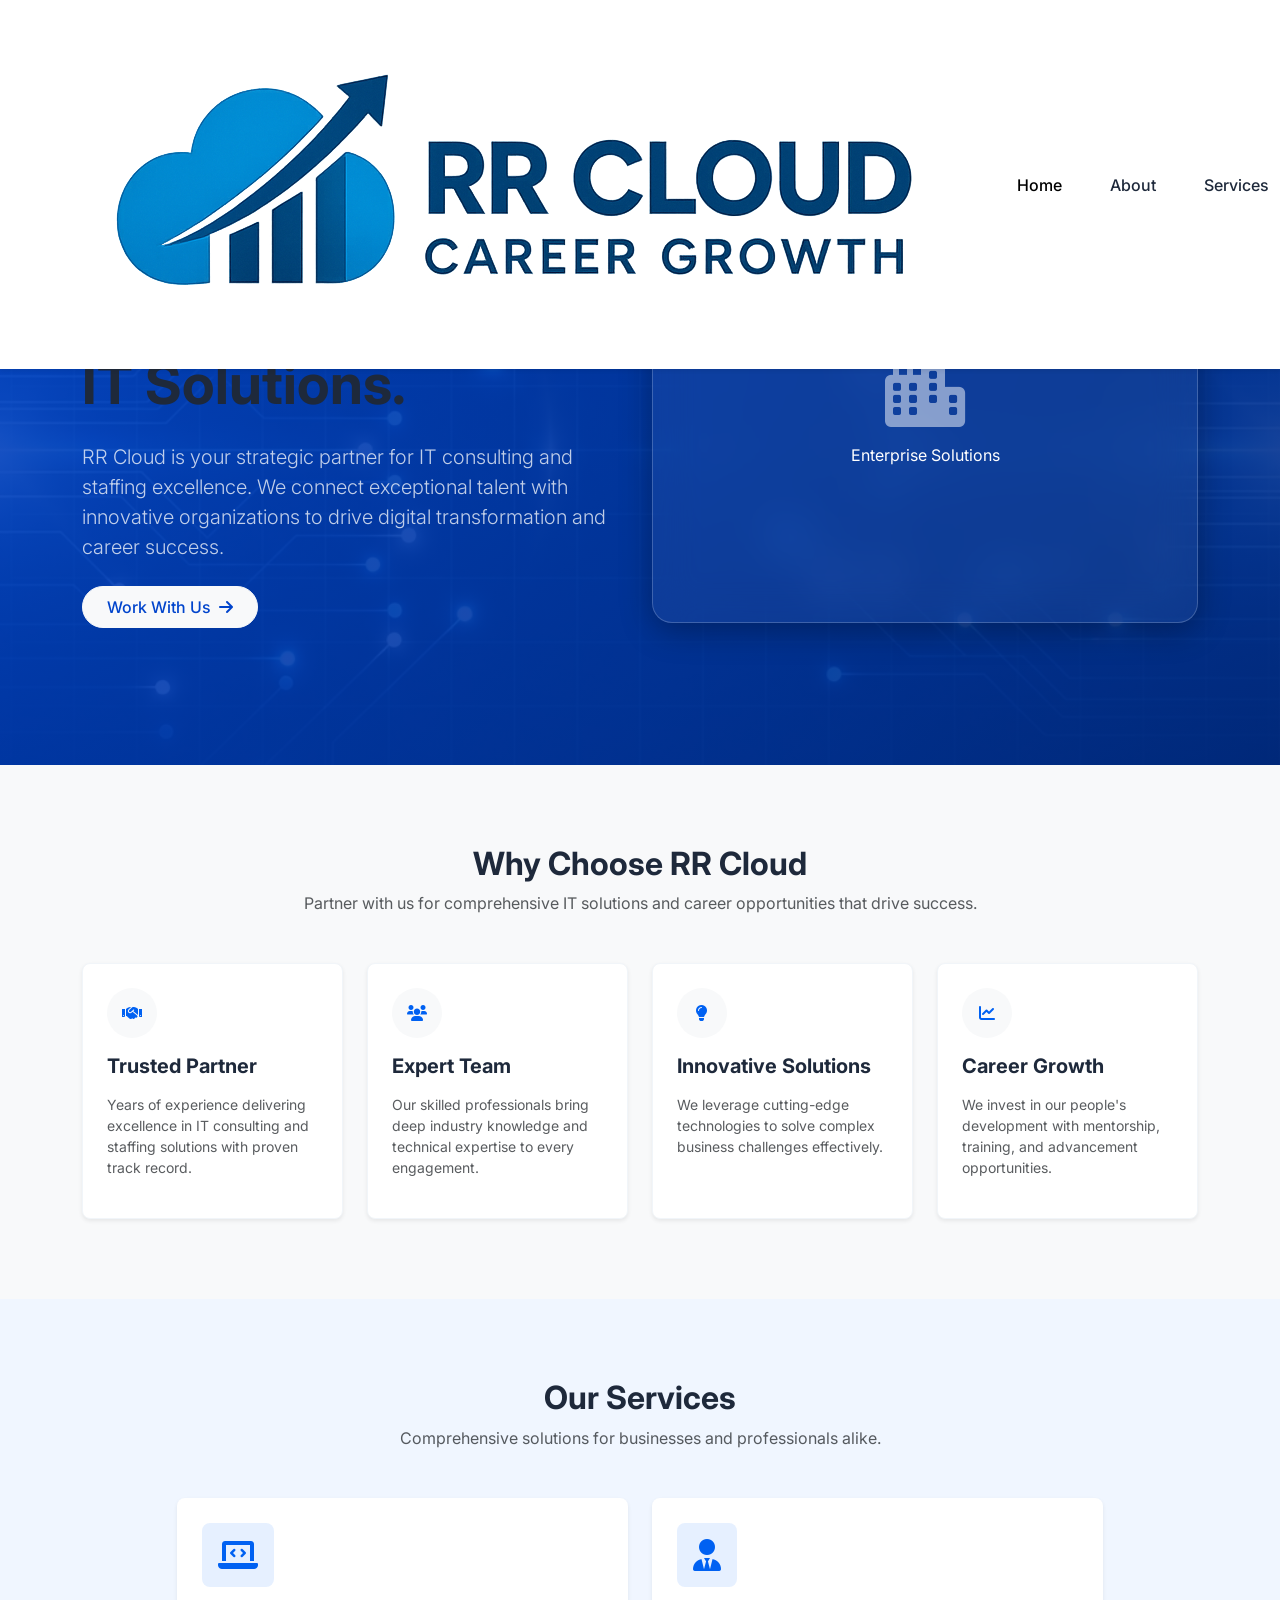
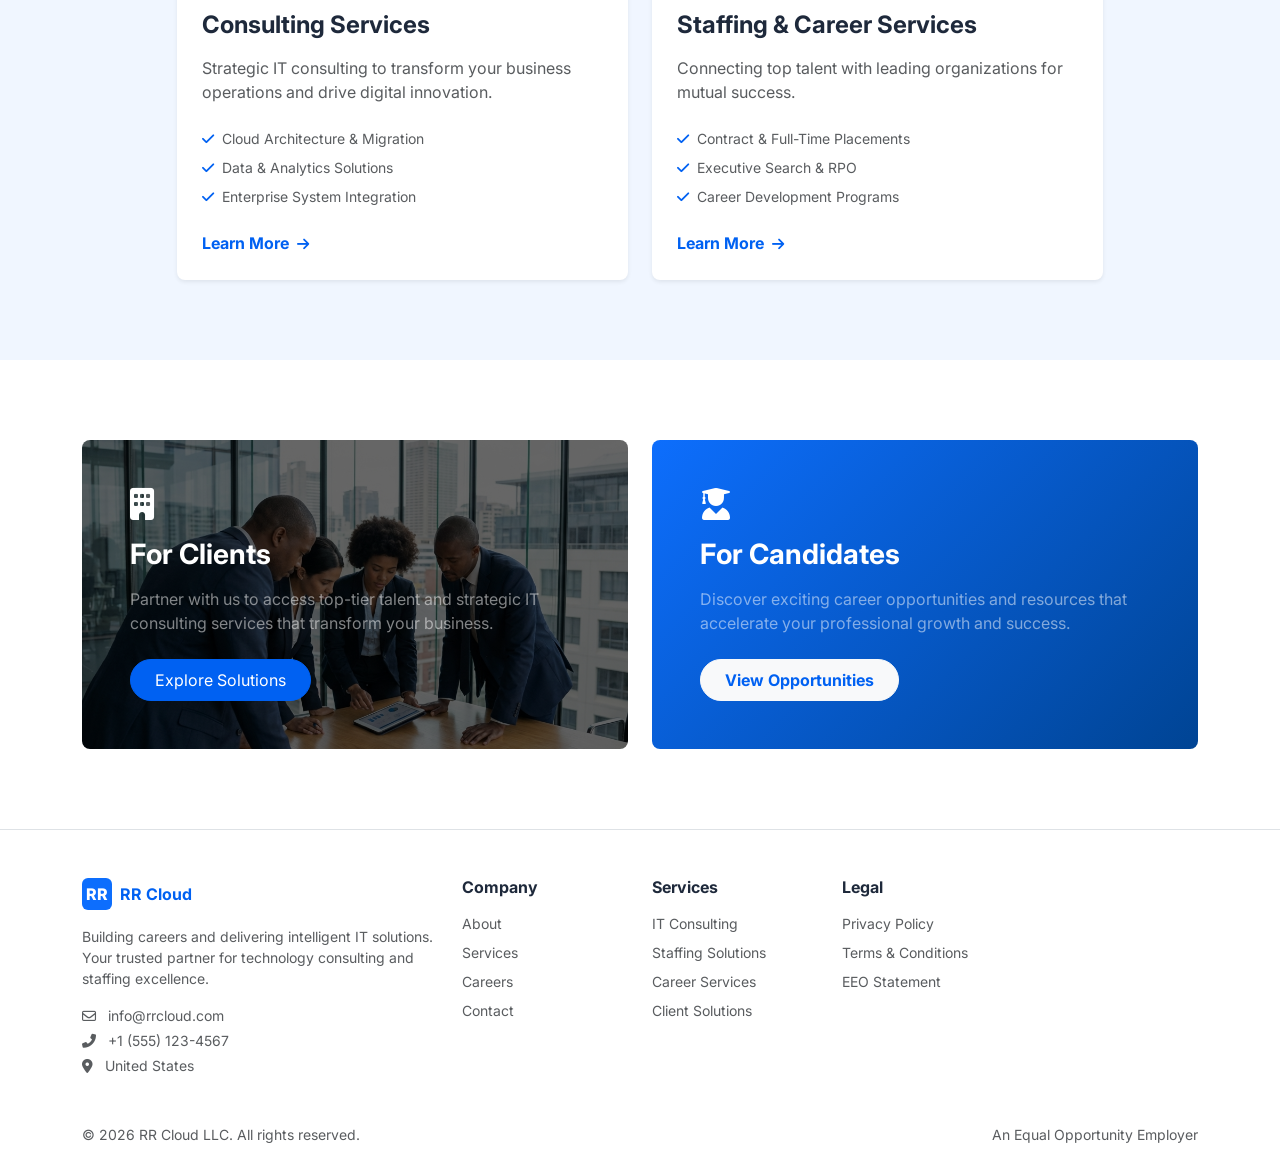
<file: index.html>
<!DOCTYPE html>
<html lang="en">

<head>
    <meta charset="UTF-8">
    <meta name="viewport" content="width=device-width, initial-scale=1.0">
    <title>RR Cloud - Intelligent IT Solutions</title>
    <!-- Bootstrap 5 CSS -->
    <link href="https://cdn.jsdelivr.net/npm/bootstrap@5.3.0/dist/css/bootstrap.min.css" rel="stylesheet">
    <!-- Google Fonts -->
    <link href="https://fonts.googleapis.com/css2?family=Inter:wght@300;400;500;600;700&display=swap" rel="stylesheet">
    <!-- Custom CSS -->
    <link rel="stylesheet" href="style.css">
    <!-- Font Awesome -->
    <link rel="stylesheet" href="https://cdnjs.cloudflare.com/ajax/libs/font-awesome/6.0.0/css/all.min.css">
</head>

<body>

    <!-- Navbar -->
    <nav class="navbar navbar-expand-lg navbar-light fixed-top bg-white shadow-sm">
        <div class="container">
            <a class="navbar-brand fw-bold text-primary d-flex align-items-center" href="index.html">
              <img src="images/rr cloud logo.PNG" >
            </a>
            <button class="navbar-toggler" type="button" data-bs-toggle="collapse" data-bs-target="#navbarNav">
                <span class="navbar-toggler-icon"></span>
            </button>
            <div class="collapse navbar-collapse" id="navbarNav">
                <ul class="navbar-nav mx-auto">
                    <li class="nav-item"><a class="nav-link active" href="#">Home</a></li>
                    <li class="nav-item"><a class="nav-link" href="about.html">About</a></li>
                    <li class="nav-item"><a class="nav-link" href="services.html">Services</a></li>
                    <li class="nav-item"><a class="nav-link" href="careers.html">Careers</a></li>
                    <li class="nav-item"><a class="nav-link" href="clients.html">Clients</a></li>
                    <li class="nav-item"><a class="nav-link" href="contact.html">Contact</a></li>
                </ul>
                <a href="careers.html" class="btn btn-primary px-4 rounded-pill">Join Our Team</a>
            </div>
        </div>
    </nav>

    <!-- Hero Section -->
    <section class="hero-section d-flex align-items-center">
        <div class="container">
            <div class="row align-items-center">
                <div class="col-lg-6 text-white">
                    <h1 class="display-4 fw-bold mb-4">Building Careers.<br>Delivering Intelligent<br>IT Solutions.</h1>
                    <p class="lead mb-4 opacity-75">RR Cloud is your strategic partner for IT consulting and staffing
                        excellence. We connect exceptional talent with innovative organizations to drive digital
                        transformation and career success.</p>
                    <div class="d-flex gap-3">
                        <a href="#" class="btn btn-light px-4 py-2 rounded-pill fw-medium">Work With Us <i
                                class="fas fa-arrow-right list-inline-item ms-1"></i></a>
                        <!-- Placeholder for secondary action or input if needed -->
                    </div>
                </div>
                <div class="col-lg-6 mt-5 mt-lg-0">
                    <div
                        class="hero-image-placeholder glass-card p-5 d-flex flex-column align-items-center justify-content-center text-white text-center">
                        <i class="fas fa-city fa-4x mb-3 opacity-50"></i>
                        <p>Enterprise Solutions</p>
                    </div>
                </div>
            </div>
        </div>
    </section>

    <!-- Why Choose RR Cloud -->
    <section class="py-6 bg-light">
        <div class="container">
            <div class="text-center mb-5">
                <h2 class="fw-bold">Why Choose RR Cloud</h2>
                <p class="text-muted">Partner with us for comprehensive IT solutions and career opportunities that drive
                    success.</p>
            </div>
            <div class="row g-4">
                <div class="col-md-6 col-lg-3">
                    <div class="feature-card h-100 p-4 bg-white rounded-3 shadow-sm hover-lift">
                        <div class="icon-box bg-light text-primary rounded-circle mb-3 d-flex align-items-center justify-content-center"
                            style="width: 50px; height: 50px;">
                            <i class="fas fa-handshake"></i>
                        </div>
                        <h5 class="fw-bold mb-3">Trusted Partner</h5>
                        <p class="text-muted small">Years of experience delivering excellence in IT consulting and
                            staffing solutions with proven track record.</p>
                    </div>
                </div>
                <div class="col-md-6 col-lg-3">
                    <div class="feature-card h-100 p-4 bg-white rounded-3 shadow-sm hover-lift">
                        <div class="icon-box bg-light text-primary rounded-circle mb-3 d-flex align-items-center justify-content-center"
                            style="width: 50px; height: 50px;">
                            <i class="fas fa-users"></i>
                        </div>
                        <h5 class="fw-bold mb-3">Expert Team</h5>
                        <p class="text-muted small">Our skilled professionals bring deep industry knowledge and
                            technical expertise to every engagement.</p>
                    </div>
                </div>
                <div class="col-md-6 col-lg-3">
                    <div class="feature-card h-100 p-4 bg-white rounded-3 shadow-sm hover-lift">
                        <div class="icon-box bg-light text-primary rounded-circle mb-3 d-flex align-items-center justify-content-center"
                            style="width: 50px; height: 50px;">
                            <i class="fas fa-lightbulb"></i>
                        </div>
                        <h5 class="fw-bold mb-3">Innovative Solutions</h5>
                        <p class="text-muted small">We leverage cutting-edge technologies to solve complex business
                            challenges effectively.</p>
                    </div>
                </div>
                <div class="col-md-6 col-lg-3">
                    <div class="feature-card h-100 p-4 bg-white rounded-3 shadow-sm hover-lift">
                        <div class="icon-box bg-light text-primary rounded-circle mb-3 d-flex align-items-center justify-content-center"
                            style="width: 50px; height: 50px;">
                            <i class="fas fa-chart-line"></i>
                        </div>
                        <h5 class="fw-bold mb-3">Career Growth</h5>
                        <p class="text-muted small">We invest in our people's development with mentorship, training, and
                            advancement opportunities.</p>
                    </div>
                </div>
            </div>
        </div>
    </section>

    <!-- Our Services -->
    <section class="py-6 bg-soft-blue">
        <div class="container">
            <div class="text-center mb-5">
                <h2 class="fw-bold">Our Services</h2>
                <p class="text-muted">Comprehensive solutions for businesses and professionals alike.</p>
            </div>
            <div class="row g-4 justify-content-center">
                <div class="col-lg-5">
                    <div class="service-card bg-white p-4 rounded-3 shadow-sm h-100">
                        <div
                            class="icon-box bg-soft-primary text-primary rounded-3 mb-4 d-inline-flex align-items-center justify-content-center p-3">
                            <i class="fas fa-laptop-code fa-2x"></i>
                        </div>
                        <h4 class="fw-bold mb-3">Consulting Services</h4>
                        <p class="text-muted mb-4">Strategic IT consulting to transform your business operations and
                            drive digital innovation.</p>
                        <ul class="list-unstyled text-muted small mb-4">
                            <li class="mb-2"><i class="fas fa-check text-primary me-2"></i>Cloud Architecture &
                                Migration</li>
                            <li class="mb-2"><i class="fas fa-check text-primary me-2"></i>Data & Analytics Solutions
                            </li>
                            <li class="mb-2"><i class="fas fa-check text-primary me-2"></i>Enterprise System Integration
                            </li>
                        </ul>
                        <a href="#" class="text-primary fw-bold text-decoration-none">Learn More <i
                                class="fas fa-arrow-right small ms-1"></i></a>
                    </div>
                </div>
                <div class="col-lg-5">
                    <div class="service-card bg-white p-4 rounded-3 shadow-sm h-100">
                        <div
                            class="icon-box bg-soft-primary text-primary rounded-3 mb-4 d-inline-flex align-items-center justify-content-center p-3">
                            <i class="fas fa-user-tie fa-2x"></i>
                        </div>
                        <h4 class="fw-bold mb-3">Staffing & Career Services</h4>
                        <p class="text-muted mb-4">Connecting top talent with leading organizations for mutual success.
                        </p>
                        <ul class="list-unstyled text-muted small mb-4">
                            <li class="mb-2"><i class="fas fa-check text-primary me-2"></i>Contract & Full-Time
                                Placements</li>
                            <li class="mb-2"><i class="fas fa-check text-primary me-2"></i>Executive Search & RPO</li>
                            <li class="mb-2"><i class="fas fa-check text-primary me-2"></i>Career Development Programs
                            </li>
                        </ul>
                        <a href="#" class="text-primary fw-bold text-decoration-none">Learn More <i
                                class="fas fa-arrow-right small ms-1"></i></a>
                    </div>
                </div>
            </div>
        </div>
    </section>

    <!-- Client & Candidate Actions -->
    <section class="py-6 bg-white">
        <div class="container">
            <div class="row g-4">
                <div class="col-lg-6">
                    <div class="action-card p-5 rounded-3 bg-light h-100 d-flex flex-column justify-content-center position-relative overflow-hidden"
                        style="background: linear-gradient(rgba(0,0,0,0.6), rgba(0,0,0,0.6)), url('images/client_action_1769239529868.png'); background-size: cover; background-position: center;">
                        <div class="position-relative z-1 text-white">
                            <div class="icon-box text-white mb-3">
                                <i class="fas fa-building fa-2x"></i>
                            </div>
                            <h3 class="fw-bold mb-3 text-white">For Clients</h3>
                            <p class="text-white-50 mb-4">Partner with us to access top-tier talent and strategic IT
                                consulting services that transform your business.</p>
                            <a href="#" class="btn btn-primary px-4 py-2 rounded-pill">Explore Solutions</a>
                        </div>
                    </div>
                </div>
                <div class="col-lg-6">
                    <div class="action-card p-5 rounded-3 h-100 d-flex flex-column justify-content-center position-relative overflow-hidden text-white"
                        style="background: linear-gradient(135deg, #0d6efd 0%, #004494 100%);">
                        <div class="position-relative z-1">
                            <div class="icon-box text-white mb-3">
                                <i class="fas fa-user-graduate fa-2x"></i>
                            </div>
                            <h3 class="fw-bold mb-3 text-white">For Candidates</h3>
                            <p class="text-white-50 mb-4">Discover exciting career opportunities and resources that
                                accelerate your professional growth and success.</p>
                            <a href="#" class="btn btn-light px-4 py-2 rounded-pill text-primary fw-bold">View
                                Opportunities</a>
                        </div>
                    </div>
                </div>
            </div>
        </div>
    </section>

    <!-- Footer -->
    <footer class="bg-white pt-5 pb-4 border-top">
        <div class="container">
            <div class="row gy-4">
                <div class="col-lg-4 col-md-6">
                    <a class="navbar-brand fw-bold text-primary d-flex align-items-center mb-3" href="#">
                        <span class="bg-primary text-white p-1 rounded me-2 fs-6">RR</span> RR Cloud
                    </a>
                    <p class="text-muted small">Building careers and delivering intelligent IT solutions. Your trusted
                        partner for technology consulting and staffing excellence.</p>
                    <div class="contact-info small text-muted mt-3">
                        <p class="mb-1"><i class="far fa-envelope me-2"></i> info@rrcloud.com</p>
                        <p class="mb-1"><i class="fas fa-phone-alt me-2"></i> +1 (555) 123-4567</p>
                        <p class="mb-0"><i class="fas fa-map-marker-alt me-2"></i> United States</p>
                    </div>
                </div>
                <div class="col-lg-2 col-md-3 col-6">
                    <h6 class="fw-bold mb-3">Company</h6>
                    <ul class="list-unstyled small text-muted">
                        <li class="mb-2"><a href="#" class="text-decoration-none text-muted">About</a></li>
                        <li class="mb-2"><a href="#" class="text-decoration-none text-muted">Services</a></li>
                        <li class="mb-2"><a href="#" class="text-decoration-none text-muted">Careers</a></li>
                        <li class="mb-2"><a href="#" class="text-decoration-none text-muted">Contact</a></li>
                    </ul>
                </div>
                <div class="col-lg-2 col-md-3 col-6">
                    <h6 class="fw-bold mb-3">Services</h6>
                    <ul class="list-unstyled small text-muted">
                        <li class="mb-2"><a href="#" class="text-decoration-none text-muted">IT Consulting</a></li>
                        <li class="mb-2"><a href="#" class="text-decoration-none text-muted">Staffing Solutions</a></li>
                        <li class="mb-2"><a href="#" class="text-decoration-none text-muted">Career Services</a></li>
                        <li class="mb-2"><a href="#" class="text-decoration-none text-muted">Client Solutions</a></li>
                    </ul>
                </div>
                <div class="col-lg-2 col-md-3 col-6">
                    <h6 class="fw-bold mb-3">Legal</h6>
                    <ul class="list-unstyled small text-muted">
                        <li class="mb-2"><a href="#" class="text-decoration-none text-muted">Privacy Policy</a></li>
                        <li class="mb-2"><a href="#" class="text-decoration-none text-muted">Terms & Conditions</a></li>
                        <li class="mb-2"><a href="#" class="text-decoration-none text-muted">EEO Statement</a></li>
                    </ul>
                </div>
            </div>
            <div class="row mt-5">
                <div class="col-md-6 text-center text-md-start">
                    <p class="small text-muted mb-0">&copy; 2026 RR Cloud LLC. All rights reserved.</p>
                </div>
                <div class="col-md-6 text-center text-md-end">
                    <p class="small text-muted mb-0">An Equal Opportunity Employer</p>
                </div>
            </div>
        </div>
    </footer>

    <script src="https://cdn.jsdelivr.net/npm/bootstrap@5.3.0/dist/js/bootstrap.bundle.min.js"></script>
</body>

</html>
</file>
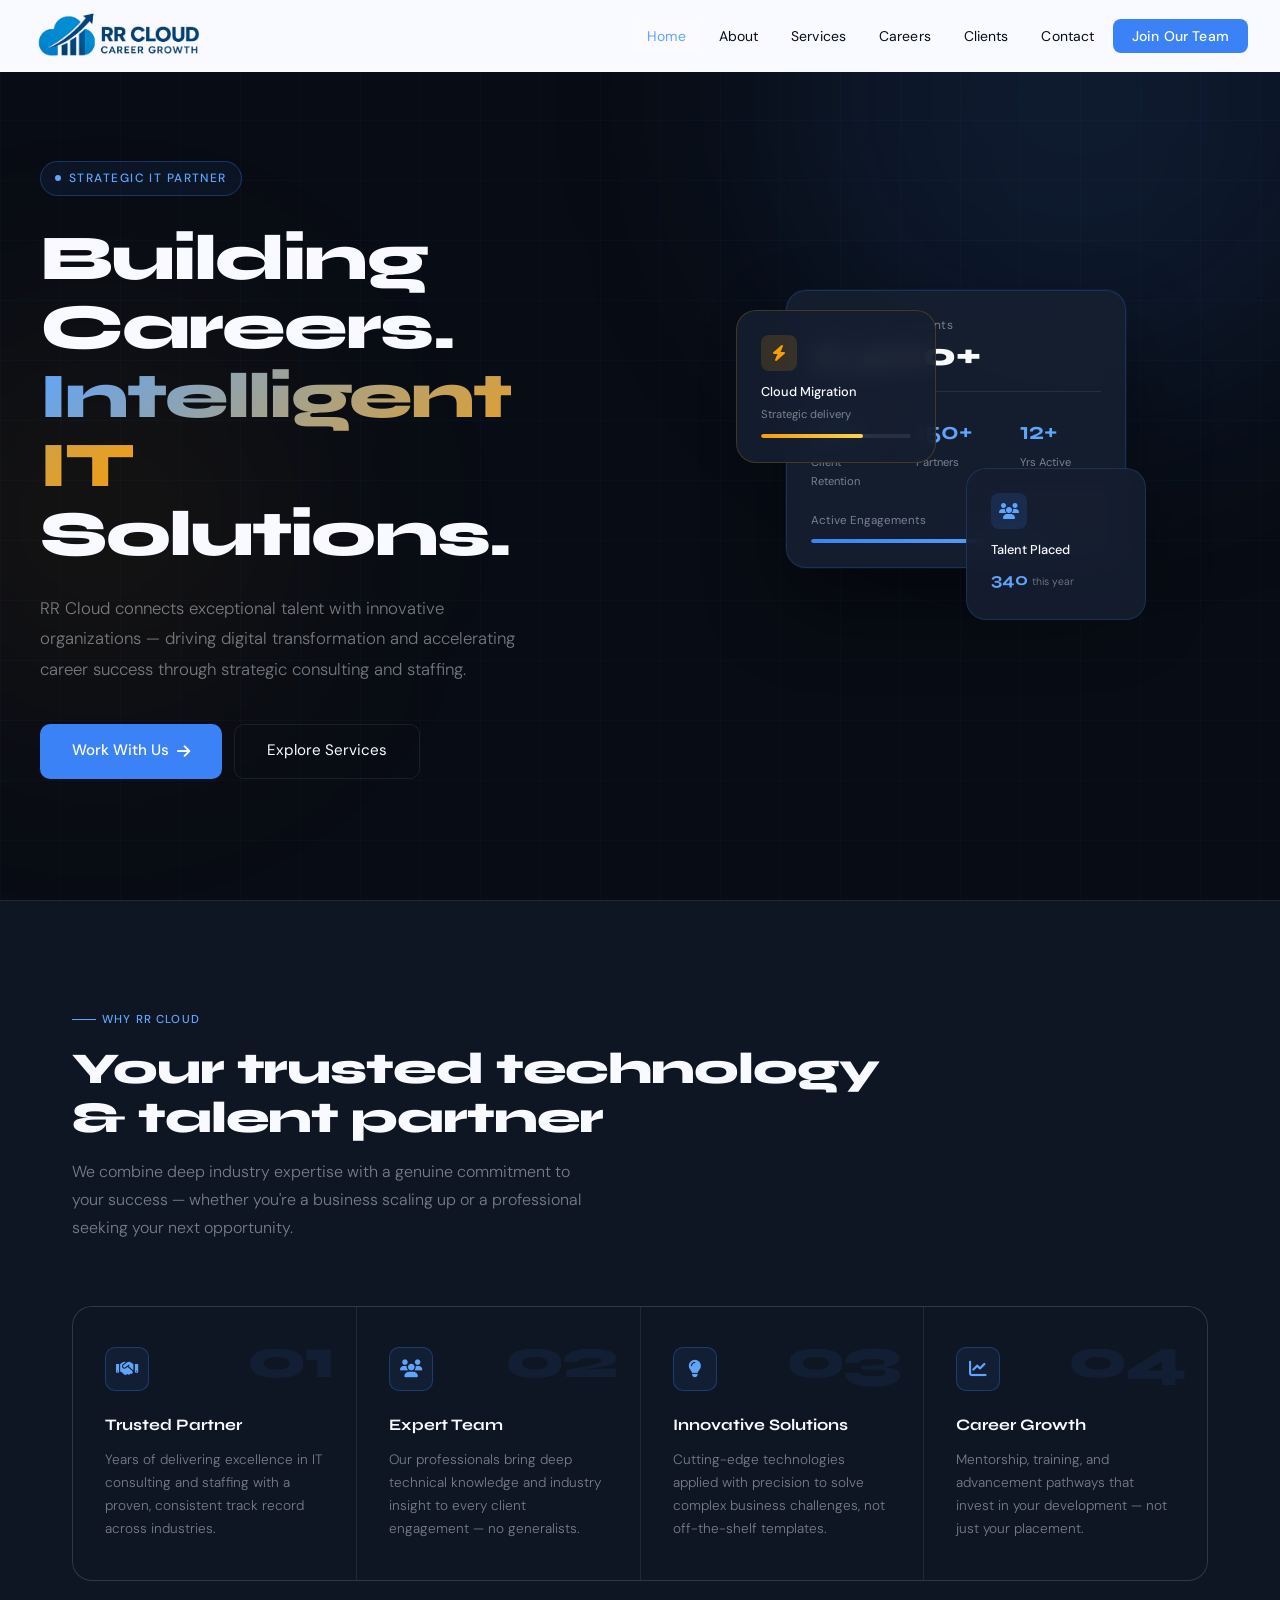
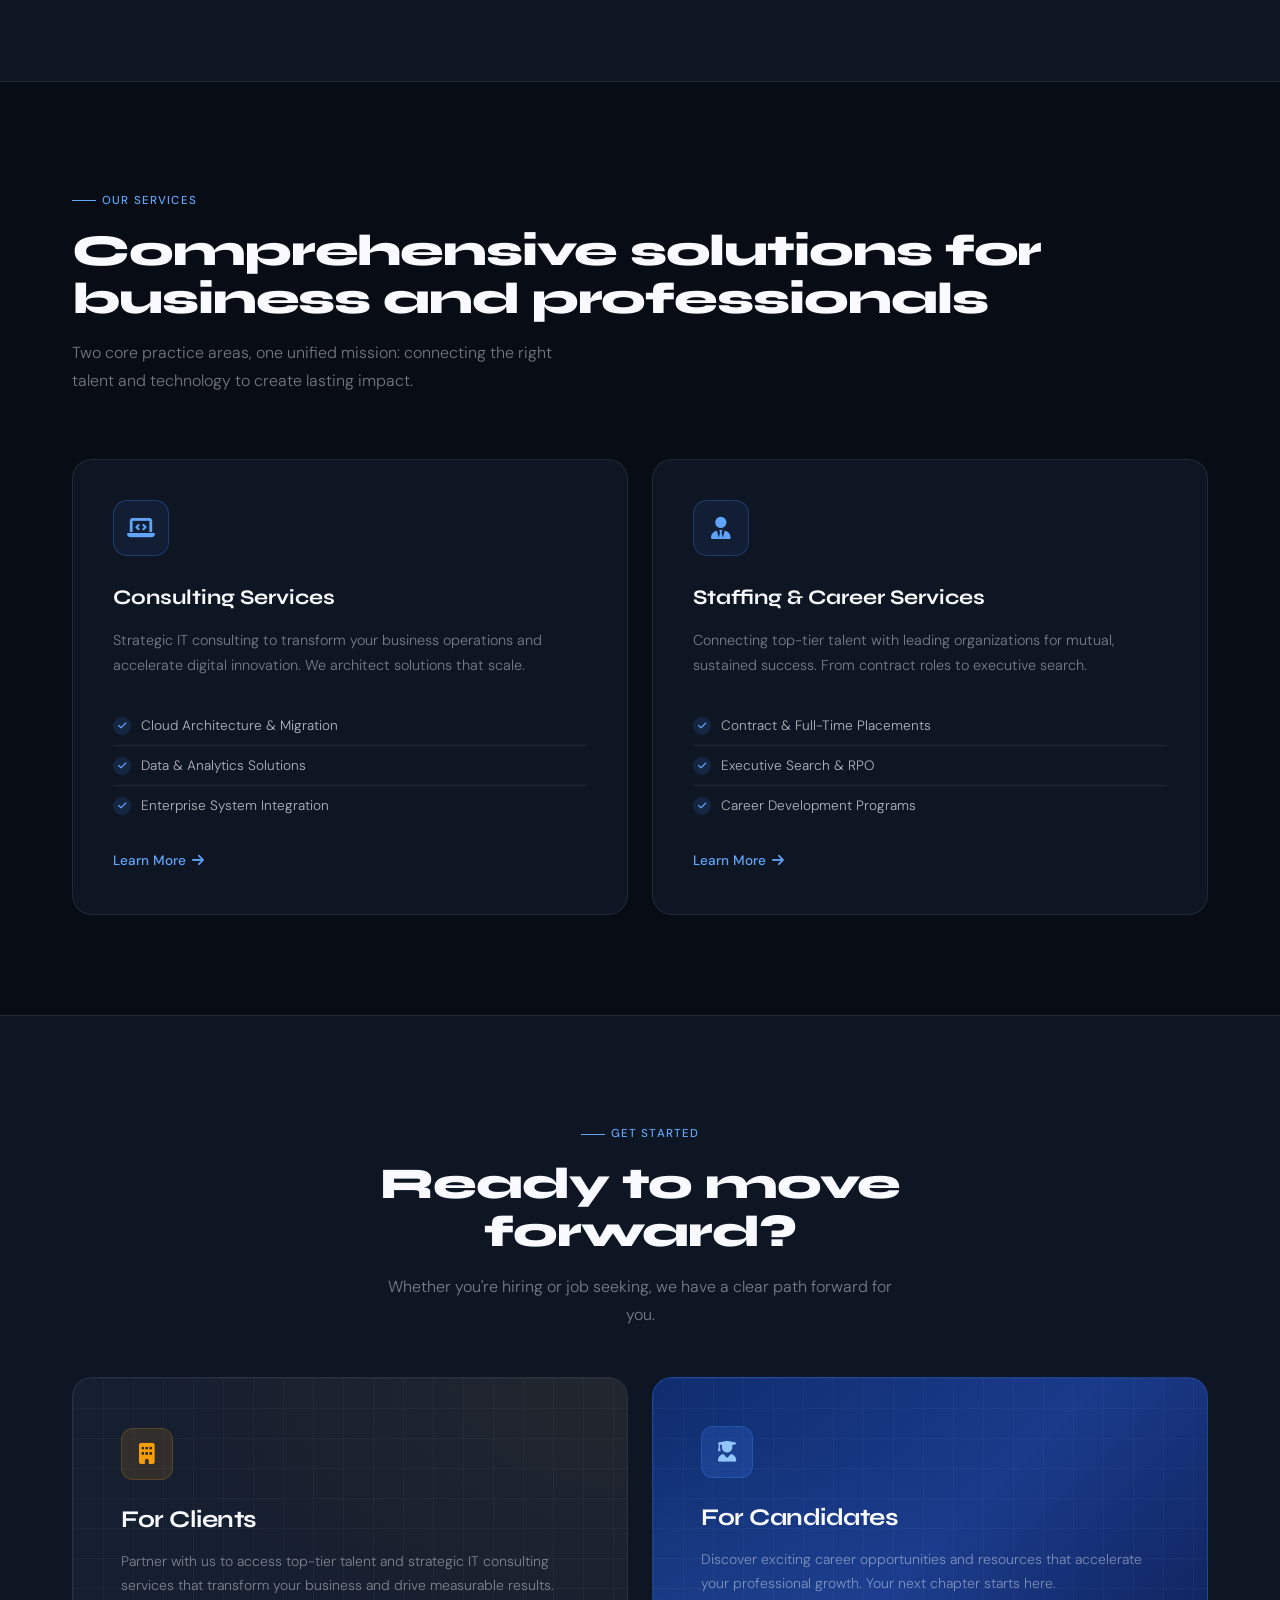
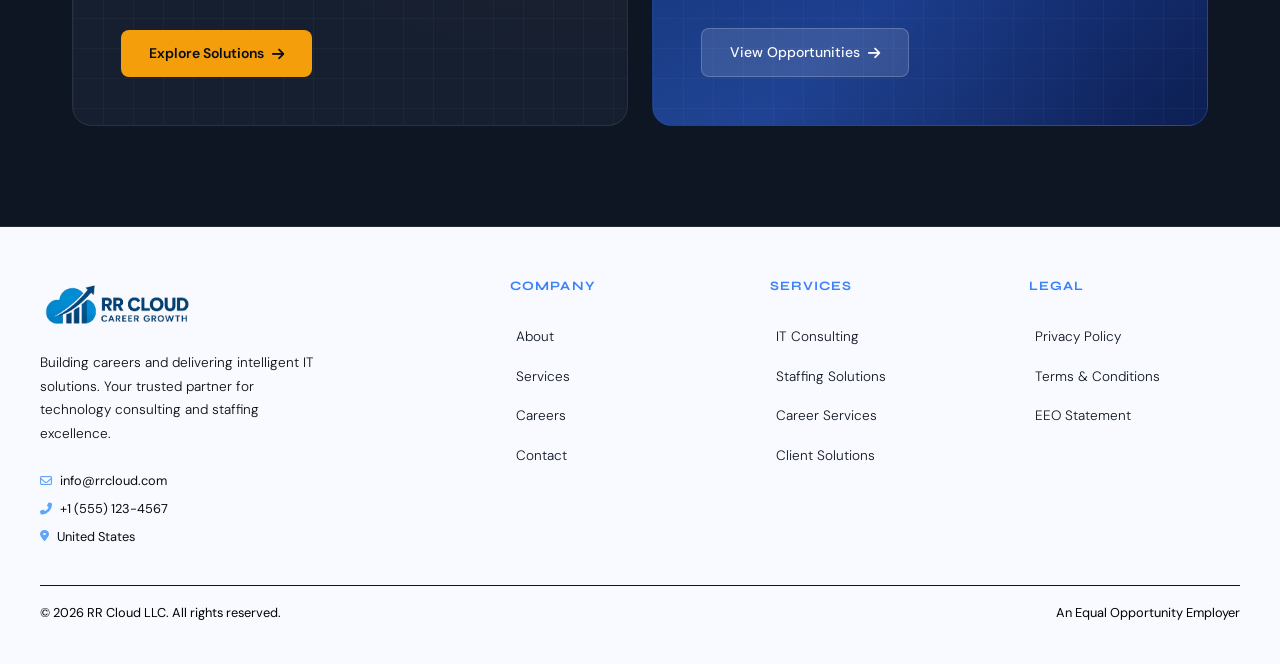
<file: new/index.html>
<!DOCTYPE html>
<html lang="en">

<head>
  <meta charset="UTF-8">
  <meta name="viewport" content="width=device-width, initial-scale=1.0">
  <title>RR Cloud — Intelligent IT Solutions</title>
  <link
    href="https://fonts.googleapis.com/css2?family=Syne:wght@400;600;700;800&family=DM+Sans:ital,opsz,wght@0,9..40,300;0,9..40,400;0,9..40,500;1,9..40,300&display=swap"
    rel="stylesheet">
  <link rel="stylesheet" href="https://cdnjs.cloudflare.com/ajax/libs/font-awesome/6.5.0/css/all.min.css">
  <style>
    :root {
      --ink: #080c14;
      --ink2: #0f1623;
      --ink3: #161f30;
      --surface: #1a2540;
      --accent: #3b82f6;
      --accent2: #60a5fa;
      --gold: #f59e0b;
      --white: #f8faff;
      --muted: rgba(248, 250, 255, 0.45);
      --border: rgba(248, 250, 255, 0.08);
      --border2: rgba(59, 130, 246, 0.3);
      --r: 12px;
      --r2: 20px;
    }

    *,
    *::before,
    *::after {
      box-sizing: border-box;
      margin: 0;
      padding: 0;
    }

    html {
      scroll-behavior: smooth;
    }

    body {
      font-family: 'DM Sans', sans-serif;
      background: var(--ink);
      color: var(--white);
      line-height: 1.7;
      overflow-x: hidden;
    }

    /* ─── GRID LINES ─── */
    body::before {
      content: '';
      position: fixed;
      inset: 0;
      background-image:
        linear-gradient(rgba(59, 130, 246, 0.04) 1px, transparent 1px),
        linear-gradient(90deg, rgba(59, 130, 246, 0.04) 1px, transparent 1px);
      background-size: 60px 60px;
      pointer-events: none;
      z-index: 0;
    }

    /* ─── GLOW ORBS ─── */
    .orb {
      position: fixed;
      border-radius: 50%;
      filter: blur(120px);
      pointer-events: none;
      z-index: 0;
    }

    .orb-1 {
      width: 600px;
      height: 600px;
      background: rgba(59, 130, 246, 0.12);
      top: -200px;
      right: -100px;
    }

    .orb-2 {
      width: 400px;
      height: 400px;
      background: rgba(245, 158, 11, 0.06);
      bottom: 20%;
      left: -100px;
    }

    /* ─── NAV ─── */
    nav {
      position: fixed;
      top: 0;
      left: 0;
      right: 0;
      z-index: 100;
      padding: 0 2rem;
      height: 72px;
      display: flex;
      align-items: center;
      justify-content: space-between;
      border-bottom: 1px solid var(--border);
      background: #F9FAFF;
      backdrop-filter: blur(20px);
      transition: all 0.3s ease;
    }

    .logo {
      display: flex;
      align-items: center;
      gap: 10px;
      text-decoration: none;
      font-family: 'Syne', sans-serif;
      font-weight: 800;
      font-size: 1.2rem;
      color: var(--white);
      letter-spacing: -0.02em;
    }

    .logo-badge {
      width: 36px;
      height: 36px;
      background: var(--accent);
      border-radius: 8px;
      display: flex;
      align-items: center;
      justify-content: center;
      font-size: 0.85rem;
      font-weight: 800;
      color: #fff;
      position: relative;
      overflow: hidden;
    }

    .logo-badge::after {
      content: '';
      position: absolute;
      inset: 0;
      background: linear-gradient(135deg, rgba(255, 255, 255, 0.25) 0%, transparent 60%);
    }

    .nav-links {
      display: flex;
      align-items: center;
      gap: 0.25rem;
      list-style: none;
    }

    .nav-links a {
      text-decoration: none;
      color: #070D14;
      font-size: 0.875rem;
      font-weight: 400;
      padding: 0.5rem 0.9rem;
      border-radius: 8px;
      transition: all 0.2s;
      letter-spacing: 0.01em;
    }

    .nav-links a:hover,
    .nav-links a.active {
      color: #60A6FA;
      background: var(--border);
    }

    .btn-nav {
      background: var(--accent);
      color: #fff !important;
      border-radius: 8px !important;
      font-weight: 500 !important;
      padding: 0.5rem 1.2rem !important;
      transition: all 0.2s !important;
    }

    .btn-nav:hover {
      background: var(--accent2) !important;
      transform: translateY(-1px);
      box-shadow: 0 8px 25px rgba(59, 130, 246, 0.35) !important;
    }

    /* ─── HERO ─── */
    .hero {
      min-height: 100vh;
      display: flex;
      align-items: center;
      padding: 120px 2rem 80px;
      position: relative;
      z-index: 1;
    }

    .hero-inner {
      max-width: 1200px;
      margin: 0 auto;
      width: 100%;
      display: grid;
      grid-template-columns: 1fr 1fr;
      gap: 4rem;
      align-items: center;
    }

    .hero-visual {
      position: relative;
      height: 420px;
      display: flex;
      align-items: center;
      justify-content: center;
    }

    .hero-placeholder {
      width: 100%;
      height: 100%;
      background: linear-gradient(135deg, rgba(59, 130, 246, 0.1) 0%, rgba(96, 165, 250, 0.05) 100%);
      border: 1px solid var(--border2);
      border-radius: var(--r2);
      display: flex;
      align-items: center;
      justify-content: center;
      color: var(--accent2);
      font-size: 4rem;
    }

    .eyebrow {
      display: inline-flex;
      align-items: center;
      gap: 8px;
      font-size: 0.75rem;
      font-weight: 500;
      letter-spacing: 0.12em;
      text-transform: uppercase;
      color: var(--accent2);
      border: 1px solid var(--border2);
      background: rgba(59, 130, 246, 0.08);
      padding: 6px 14px;
      border-radius: 100px;
      margin-bottom: 1.75rem;
    }

    .eyebrow-dot {
      width: 6px;
      height: 6px;
      background: var(--accent2);
      border-radius: 50%;
      animation: pulse 2s infinite;
    }

    @keyframes pulse {

      0%,
      100% {
        opacity: 1;
        transform: scale(1);
      }

      50% {
        opacity: 0.5;
        transform: scale(0.8);
      }
    }

    h1 {
      font-family: 'Syne', sans-serif;
      font-size: clamp(2.5rem, 5vw, 4rem);
      font-weight: 800;
      line-height: 1.08;
      letter-spacing: -0.03em;
      color: var(--white);
      margin-bottom: 1.5rem;
    }

    h1 .highlight {
      background: linear-gradient(135deg, var(--accent2) 0%, var(--gold) 100%);
      -webkit-background-clip: text;
      -webkit-text-fill-color: transparent;
      background-clip: text;
    }

    .hero-lead {
      font-size: 1.05rem;
      color: var(--muted);
      max-width: 480px;
      margin-bottom: 2.5rem;
      line-height: 1.8;
      font-weight: 300;
    }

    .btn-group {
      display: flex;
      gap: 12px;
      flex-wrap: wrap;
    }

    .btn-primary-custom {
      background: var(--accent);
      color: #fff;
      border: none;
      padding: 0.85rem 2rem;
      border-radius: 10px;
      font-family: 'DM Sans', sans-serif;
      font-size: 0.95rem;
      font-weight: 500;
      cursor: pointer;
      text-decoration: none;
      display: inline-flex;
      align-items: center;
      gap: 8px;
      transition: all 0.25s;
      position: relative;
      overflow: hidden;
    }

    .btn-primary-custom::before {
      content: '';
      position: absolute;
      inset: 0;
      background: linear-gradient(135deg, rgba(255, 255, 255, 0.15) 0%, transparent 60%);
      opacity: 0;
      transition: opacity 0.25s;
    }

    .btn-primary-custom:hover {
      transform: translateY(-2px);
      box-shadow: 0 12px 35px rgba(59, 130, 246, 0.4);
    }

    .btn-primary-custom:hover::before {
      opacity: 1;
    }

    .btn-ghost {
      background: transparent;
      color: var(--white);
      border: 1px solid var(--border);
      padding: 0.85rem 2rem;
      border-radius: 10px;
      font-family: 'DM Sans', sans-serif;
      font-size: 0.95rem;
      font-weight: 400;
      cursor: pointer;
      text-decoration: none;
      display: inline-flex;
      align-items: center;
      gap: 8px;
      transition: all 0.25s;
    }

    .btn-ghost:hover {
      border-color: rgba(248, 250, 255, 0.3);
      background: var(--border);
    }

    /* ─── HERO VISUAL ─── */
    .hero-visual {
      position: relative;
    }

    .hero-card-stack {
      position: relative;
      height: 420px;
    }

    .hcard {
      position: absolute;
      border-radius: var(--r2);
      border: 1px solid var(--border);
      background: rgba(26, 37, 64, 0.7);
      backdrop-filter: blur(12px);
      padding: 1.5rem;
      transition: transform 0.4s ease;
    }

    .hcard:hover {
      transform: translateY(-8px);
    }

    .hcard-main {
      width: 340px;
      left: 50%;
      top: 30px;
      transform: translateX(-50%);
      z-index: 3;
      background: rgba(22, 31, 48, 0.95);
      border-color: rgba(59, 130, 246, 0.2);
      box-shadow: 0 40px 80px rgba(0, 0, 0, 0.4), 0 0 0 1px rgba(59, 130, 246, 0.1);
    }

    .hcard-float1 {
      width: 200px;
      right: 20px;
      top: 50px;
      z-index: 4;
      background: rgba(22, 31, 48, 0.9);
      border-color: rgba(245, 158, 11, 0.2);
      animation: float1 5s ease-in-out infinite;
    }

    .hcard-float2 {
      width: 180px;
      left: 10px;
      bottom: 60px;
      z-index: 4;
      background: rgba(22, 31, 48, 0.9);
      border-color: rgba(59, 130, 246, 0.2);
      animation: float2 6s ease-in-out infinite;
    }

    @keyframes float1 {

      0%,
      100% {
        transform: translateY(0);
      }

      50% {
        transform: translateY(-12px);
      }
    }

    @keyframes float2 {

      0%,
      100% {
        transform: translateY(0);
      }

      50% {
        transform: translateY(12px);
      }
    }

    .metric {
      font-family: 'Syne', sans-serif;
      font-size: 2rem;
      font-weight: 800;
      color: var(--white);
      line-height: 1;
      margin-bottom: 4px;
    }

    .metric-label {
      font-size: 0.75rem;
      color: var(--muted);
      font-weight: 400;
      letter-spacing: 0.05em;
    }

    .stat-row {
      display: flex;
      gap: 1.5rem;
      margin-top: 1.25rem;
      padding-top: 1.25rem;
      border-top: 1px solid var(--border);
    }

    .stat {
      flex: 1;
    }

    .stat-num {
      font-family: 'Syne', sans-serif;
      font-size: 1.5rem;
      font-weight: 700;
      color: var(--accent2);
    }

    .stat-lbl {
      font-size: 0.7rem;
      color: var(--muted);
    }

    .mini-icon {
      width: 36px;
      height: 36px;
      border-radius: 8px;
      display: flex;
      align-items: center;
      justify-content: center;
      font-size: 1rem;
      margin-bottom: 10px;
    }

    .mini-icon.amber {
      background: rgba(245, 158, 11, 0.15);
      color: var(--gold);
    }

    .mini-icon.blue {
      background: rgba(59, 130, 246, 0.15);
      color: var(--accent2);
    }

    .mini-label {
      font-size: 0.8rem;
      font-weight: 500;
      color: var(--white);
      margin-bottom: 2px;
    }

    .mini-sub {
      font-size: 0.7rem;
      color: var(--muted);
    }

    .progress-bar-wrap {
      height: 4px;
      background: var(--border);
      border-radius: 2px;
      margin-top: 8px;
      overflow: hidden;
    }

    .progress-fill {
      height: 100%;
      border-radius: 2px;
      background: linear-gradient(90deg, var(--accent), var(--accent2));
      animation: fillBar 2.5s ease forwards;
      width: 0;
    }

    @keyframes fillBar {
      to {
        width: var(--w);
      }
    }

    /* ─── SECTION SHARED ─── */
    section {
      position: relative;
      z-index: 1;
    }

    .section-wrap {
      max-width: 1200px;
      margin: 0 auto;
      padding: 100px 2rem;
    }

    .section-badge {
      display: inline-flex;
      align-items: center;
      gap: 6px;
      font-size: 0.72rem;
      font-weight: 500;
      letter-spacing: 0.1em;
      text-transform: uppercase;
      color: var(--accent2);
      margin-bottom: 1rem;
    }

    .section-badge::before {
      content: '';
      display: block;
      width: 24px;
      height: 1px;
      background: var(--accent2);
    }

    h2 {
      font-family: 'Syne', sans-serif;
      font-size: clamp(1.8rem, 3.5vw, 2.75rem);
      font-weight: 800;
      letter-spacing: -0.025em;
      line-height: 1.1;
      color: var(--white);
      margin-bottom: 1rem;
    }

    .section-sub {
      font-size: 1rem;
      color: var(--muted);
      max-width: 520px;
      font-weight: 300;
      line-height: 1.75;
    }

    /* ─── WHY CHOOSE US ─── */
    .why-section {
      background: var(--ink2);
      border-top: 1px solid var(--border);
      border-bottom: 1px solid var(--border);
    }

    .why-grid {
      display: grid;
      grid-template-columns: repeat(4, 1fr);
      gap: 1px;
      background: var(--border);
      border: 1px solid var(--border);
      border-radius: var(--r2);
      overflow: hidden;
      margin-top: 4rem;
    }

    .why-item {
      background: var(--ink2);
      padding: 2.5rem 2rem;
      position: relative;
      overflow: hidden;
      transition: background 0.3s;
    }

    .why-item:hover {
      background: var(--ink3);
    }

    .why-item::before {
      content: '';
      position: absolute;
      bottom: 0;
      left: 0;
      right: 0;
      height: 2px;
      background: linear-gradient(90deg, var(--accent), transparent);
      opacity: 0;
      transition: opacity 0.3s;
    }

    .why-item:hover::before {
      opacity: 1;
    }

    .why-num {
      font-family: 'Syne', sans-serif;
      font-size: 3.5rem;
      font-weight: 800;
      color: rgba(59, 130, 246, 0.08);
      line-height: 1;
      position: absolute;
      top: 1.5rem;
      right: 1.5rem;
      letter-spacing: -0.05em;
      transition: color 0.3s;
    }

    .why-item:hover .why-num {
      color: rgba(59, 130, 246, 0.15);
    }

    .why-icon {
      width: 44px;
      height: 44px;
      border-radius: 10px;
      border: 1px solid var(--border2);
      background: rgba(59, 130, 246, 0.08);
      display: flex;
      align-items: center;
      justify-content: center;
      color: var(--accent2);
      font-size: 1.1rem;
      margin-bottom: 1.25rem;
    }

    .why-title {
      font-family: 'Syne', sans-serif;
      font-size: 1rem;
      font-weight: 700;
      color: var(--white);
      margin-bottom: 0.6rem;
    }

    .why-text {
      font-size: 0.85rem;
      color: var(--muted);
      font-weight: 300;
      line-height: 1.7;
    }

    /* ─── SERVICES ─── */
    .services-section {
      background: var(--ink);
    }

    .services-grid {
      display: grid;
      grid-template-columns: 1fr 1fr;
      gap: 1.5rem;
      margin-top: 4rem;
    }

    .service-card {
      border: 1px solid var(--border);
      border-radius: var(--r2);
      padding: 2.5rem;
      background: var(--ink2);
      position: relative;
      overflow: hidden;
      transition: all 0.3s;
      cursor: default;
    }

    .service-card::before {
      content: '';
      position: absolute;
      top: -1px;
      left: 2rem;
      right: 2rem;
      height: 2px;
      background: linear-gradient(90deg, transparent, var(--accent), transparent);
      opacity: 0;
      transition: opacity 0.3s;
    }

    .service-card:hover {
      border-color: rgba(59, 130, 246, 0.25);
      transform: translateY(-4px);
      box-shadow: 0 24px 60px rgba(0, 0, 0, 0.3);
    }

    .service-card:hover::before {
      opacity: 1;
    }

    .service-icon-wrap {
      width: 56px;
      height: 56px;
      border-radius: 14px;
      border: 1px solid var(--border2);
      background: rgba(59, 130, 246, 0.08);
      display: flex;
      align-items: center;
      justify-content: center;
      color: var(--accent2);
      font-size: 1.4rem;
      margin-bottom: 1.5rem;
      transition: all 0.3s;
    }

    .service-card:hover .service-icon-wrap {
      background: rgba(59, 130, 246, 0.15);
      box-shadow: 0 0 0 4px rgba(59, 130, 246, 0.08);
    }

    .service-title {
      font-family: 'Syne', sans-serif;
      font-size: 1.3rem;
      font-weight: 700;
      color: var(--white);
      margin-bottom: 0.75rem;
    }

    .service-desc {
      font-size: 0.9rem;
      color: var(--muted);
      font-weight: 300;
      margin-bottom: 1.75rem;
      line-height: 1.75;
    }

    .service-list {
      list-style: none;
    }

    .service-list li {
      display: flex;
      align-items: center;
      gap: 10px;
      font-size: 0.85rem;
      color: rgba(248, 250, 255, 0.7);
      padding: 0.5rem 0;
      border-bottom: 1px solid var(--border);
      font-weight: 300;
    }

    .service-list li:last-child {
      border-bottom: none;
    }

    .check-icon {
      width: 18px;
      height: 18px;
      background: rgba(59, 130, 246, 0.15);
      border-radius: 50%;
      display: flex;
      align-items: center;
      justify-content: center;
      color: var(--accent2);
      font-size: 0.6rem;
      flex-shrink: 0;
    }

    .learn-link {
      display: inline-flex;
      align-items: center;
      gap: 6px;
      font-size: 0.85rem;
      font-weight: 500;
      color: var(--accent2);
      text-decoration: none;
      margin-top: 1.5rem;
      transition: gap 0.2s;
    }

    .learn-link:hover {
      gap: 10px;
    }

    /* ─── CTA DUAL ─── */
    .cta-section {
      background: var(--ink2);
      border-top: 1px solid var(--border);
      border-bottom: 1px solid var(--border);
    }

    .cta-grid {
      display: grid;
      grid-template-columns: 1fr 1fr;
      gap: 1.5rem;
      margin-top: 3rem;
    }

    .cta-card {
      border-radius: var(--r2);
      padding: 3rem;
      position: relative;
      overflow: hidden;
      min-height: 320px;
      display: flex;
      flex-direction: column;
      justify-content: flex-end;
    }

    .cta-dark {
      background: var(--ink3);
      border: 1px solid var(--border);
    }

    .cta-blue {
      background: linear-gradient(135deg, #0f2d6e 0%, #1a3a8a 50%, #0d1f52 100%);
      border: 1px solid rgba(59, 130, 246, 0.25);
    }

    .cta-dark::before {
      content: '';
      position: absolute;
      inset: 0;
      background: radial-gradient(ellipse at top right, rgba(245, 158, 11, 0.06) 0%, transparent 60%);
    }

    .cta-blue::before {
      content: '';
      position: absolute;
      inset: 0;
      background: radial-gradient(ellipse at bottom left, rgba(96, 165, 250, 0.1) 0%, transparent 60%);
    }

    .cta-grid-bg {
      position: absolute;
      inset: 0;
      background-image:
        linear-gradient(rgba(248, 250, 255, 0.03) 1px, transparent 1px),
        linear-gradient(90deg, rgba(248, 250, 255, 0.03) 1px, transparent 1px);
      background-size: 30px 30px;
    }

    .cta-content {
      position: relative;
      z-index: 1;
    }

    .cta-icon {
      width: 52px;
      height: 52px;
      border-radius: 12px;
      display: flex;
      align-items: center;
      justify-content: center;
      font-size: 1.3rem;
      margin-bottom: 1.25rem;
    }

    .cta-dark .cta-icon {
      background: rgba(245, 158, 11, 0.12);
      color: var(--gold);
      border: 1px solid rgba(245, 158, 11, 0.2);
    }

    .cta-blue .cta-icon {
      background: rgba(59, 130, 246, 0.2);
      color: #93c5fd;
      border: 1px solid rgba(59, 130, 246, 0.3);
    }

    .cta-title {
      font-family: 'Syne', sans-serif;
      font-size: 1.5rem;
      font-weight: 700;
      color: var(--white);
      margin-bottom: 0.6rem;
      letter-spacing: -0.02em;
    }

    .cta-sub {
      font-size: 0.875rem;
      color: var(--muted);
      font-weight: 300;
      margin-bottom: 2rem;
      line-height: 1.7;
    }

    .btn-cta-dark {
      background: var(--gold);
      color: var(--ink);
      border: none;
      padding: 0.75rem 1.75rem;
      border-radius: 8px;
      font-family: 'DM Sans', sans-serif;
      font-weight: 600;
      font-size: 0.875rem;
      cursor: pointer;
      text-decoration: none;
      display: inline-flex;
      align-items: center;
      gap: 8px;
      transition: all 0.25s;
    }

    .btn-cta-dark:hover {
      transform: translateY(-2px);
      box-shadow: 0 10px 30px rgba(245, 158, 11, 0.35);
    }

    .btn-cta-light {
      background: rgba(255, 255, 255, 0.12);
      color: var(--white);
      border: 1px solid rgba(255, 255, 255, 0.2);
      padding: 0.75rem 1.75rem;
      border-radius: 8px;
      font-family: 'DM Sans', sans-serif;
      font-weight: 500;
      font-size: 0.875rem;
      cursor: pointer;
      text-decoration: none;
      display: inline-flex;
      align-items: center;
      gap: 8px;
      transition: all 0.25s;
    }

    .btn-cta-light:hover {
      background: rgba(255, 255, 255, 0.2);
      transform: translateY(-2px);
    }

    /* ─── FOOTER ─── */
    footer {
      background: var(--white);
      border-top: 1px solid var(--border);
      padding: 3rem 2rem 2.5rem;
      position: relative;
      z-index: 1;
    }

    .footer-inner {
      max-width: 1200px;
      margin: 0 auto;
    }

    .footer-top {
      display: grid;
      grid-template-columns: 2fr 1fr 1fr 1fr;
      gap: 3rem;
      padding-bottom: 2rem;
      border-bottom: 1px solid var(--ink2);
    }

    .footer-brand-text {
      font-size: 0.85rem;
      color: var(--ink);
      font-weight: 300;
      line-height: 1.75;
      margin: 1rem 0 1.5rem;
      max-width: 280px;
    }

    .contact-line {
      display: flex;
      align-items: center;
      gap: 8px;
      font-size: 0.8rem;
      color: var(--ink);
      margin-bottom: 6px;
    }

    .contact-line i {
      color: var(--accent2);
      font-size: 0.75rem;
    }

    .footer-heading {
      font-family: 'Syne', sans-serif;
      font-size: 0.8rem;
      font-weight: 700;
      letter-spacing: 0.08em;
      text-transform: uppercase;
      color: var(--accent);
      margin-bottom: 1.25rem;
    }

    .footer-links {
      list-style: none;
    }

    .footer-links li {
      margin-bottom: 0.6rem;
    }

    .footer-links a {
      font-size: 0.85rem;
      color: var(--ink2);
      text-decoration: none;
      font-weight: 300;
      transition: color 0.2s;
      display: inline-flex;
      align-items: center;
      gap: 6px;
    }

    .footer-links a::before {
      content: '';
      width: 0;
      height: 1px;
      background: var(--accent2);
      transition: width 0.2s;
    }

    .footer-links a:hover {
      color: var(--accent2);
    }

    .footer-links a:hover::before {
      width: 12px;
    }

    .footer-bottom {
      display: flex;
      justify-content: space-between;
      align-items: center;
      padding-top: 1rem;
      font-size: 0.8rem;
      color: #000;
    }

    /* ─── SCROLL ANIMATIONS ─── */
    .fade-up {
      opacity: 0;
      transform: translateY(30px);
      transition: opacity 0.7s ease, transform 0.7s ease;
    }

    .fade-up.visible {
      opacity: 1;
      transform: translateY(0);
    }

    /* ─── MOBILE ─── */
    @media (max-width: 900px) {
      .hero-inner {
        grid-template-columns: 1fr;
      }

      .hero-visual {
        display: none;
      }

      .why-grid {
        grid-template-columns: 1fr 1fr;
      }

      .services-grid,
      .cta-grid {
        grid-template-columns: 1fr;
      }

      .footer-top {
        grid-template-columns: 1fr 1fr;
        gap: 2rem;
      }

      nav {
        padding: 0 1rem;
      }

      .nav-links {
        display: none;
      }
    }

    @media (max-width: 600px) {
      .why-grid {
        grid-template-columns: 1fr;
      }

      .footer-top {
        grid-template-columns: 1fr;
      }
    }
  </style>
</head>

<body>

  <div class="orb orb-1"></div>
  <div class="orb orb-2"></div>

  <!-- NAV -->
  <nav>
    <a href="index.html" class="logo">
      <img src="../images/rr cloud logo.PNG" width="180">
    </a>
    <ul class="nav-links">
      <li><a href="index.html" class="active">Home</a></li>
      <li><a href="about.html">About</a></li>
      <li><a href="services.html">Services</a></li>
      <li><a href="careers.html">Careers</a></li>
      <li><a href="clients.html">Clients</a></li>
      <li><a href="contact.html">Contact</a></li>
      <li><a href="careers.html" class="btn-nav">Join Our Team</a></li>
    </ul>
  </nav>

  <!-- HERO -->
  <section class="hero">
    <div class="hero-inner">
      <div class="hero-left">
        <div class="eyebrow">
          <span class="eyebrow-dot"></span>
          Strategic IT Partner
        </div>
        <h1>Building Careers.<br><span class="highlight">Intelligent IT</span><br>Solutions.</h1>
        <p class="hero-lead">RR Cloud connects exceptional talent with innovative organizations — driving digital
          transformation and accelerating career success through strategic consulting and staffing.</p>
        <div class="btn-group">
          <a href="services.html" class="btn-primary-custom">Work With Us <i class="fas fa-arrow-right"></i></a>
          <a href="clients.html" class="btn-ghost">Explore Services</a>
        </div>
      </div>
      <div class="hero-visual">
        <div class="hero-card-stack">

          <!-- Main card -->
          <div class="hcard hcard-main">
            <div class="metric-label" style="margin-bottom:4px">Enterprise Placements</div>
            <div class="metric">2,400+</div>
            <div class="stat-row">
              <div class="stat">
                <div class="stat-num">98%</div>
                <div class="stat-lbl">Client Retention</div>
              </div>
              <div class="stat">
                <div class="stat-num">150+</div>
                <div class="stat-lbl">Partners</div>
              </div>
              <div class="stat">
                <div class="stat-num">12+</div>
                <div class="stat-lbl">Yrs Active</div>
              </div>
            </div>
            <div style="margin-top: 1.25rem;">
              <div style="font-size: 0.72rem; color: var(--muted); margin-bottom: 6px;">Active Engagements</div>
              <div class="progress-bar-wrap">
                <div class="progress-fill" style="--w: 82%"></div>
              </div>
            </div>
          </div>

          <!-- Float 1 -->
          <div class="hcard hcard-float1">
            <div class="mini-icon amber"><i class="fas fa-bolt"></i></div>
            <div class="mini-label">Cloud Migration</div>
            <div class="mini-sub">Strategic delivery</div>
            <div class="progress-bar-wrap" style="margin-top: 10px;">
              <div class="progress-fill" style="--w: 68%; background: linear-gradient(90deg, #f59e0b, #fcd34d);"></div>
            </div>
          </div>

          <!-- Float 2 -->
          <div class="hcard hcard-float2">
            <div class="mini-icon blue"><i class="fas fa-users"></i></div>
            <div class="mini-label">Talent Placed</div>
            <div class="mini-sub"
              style="font-size: 1.1rem; font-family: 'Syne', sans-serif; color: var(--accent2); font-weight: 700; margin-top: 4px;">
              340 <span
                style="font-size:0.65rem; font-family:'DM Sans',sans-serif; color: var(--muted); font-weight:300">this
                year</span></div>
          </div>

        </div>
      </div>
    </div>
  </section>

  <!-- WHY CHOOSE US -->
  <section class="why-section">
    <div class="section-wrap">
      <div class="fade-up">
        <div class="section-badge">Why RR Cloud</div>
        <h2>Your trusted technology<br>& talent partner</h2>
        <p class="section-sub">We combine deep industry expertise with a genuine commitment to your success — whether
          you're a business scaling up or a professional seeking your next opportunity.</p>
      </div>
      <div class="why-grid fade-up">
        <div class="why-item">
          <div class="why-num">01</div>
          <div class="why-icon"><i class="fas fa-handshake"></i></div>
          <div class="why-title">Trusted Partner</div>
          <p class="why-text">Years of delivering excellence in IT consulting and staffing with a proven, consistent
            track record across industries.</p>
        </div>
        <div class="why-item">
          <div class="why-num">02</div>
          <div class="why-icon"><i class="fas fa-users"></i></div>
          <div class="why-title">Expert Team</div>
          <p class="why-text">Our professionals bring deep technical knowledge and industry insight to every client
            engagement — no generalists.</p>
        </div>
        <div class="why-item">
          <div class="why-num">03</div>
          <div class="why-icon"><i class="fas fa-lightbulb"></i></div>
          <div class="why-title">Innovative Solutions</div>
          <p class="why-text">Cutting-edge technologies applied with precision to solve complex business challenges, not
            off-the-shelf templates.</p>
        </div>
        <div class="why-item">
          <div class="why-num">04</div>
          <div class="why-icon"><i class="fas fa-chart-line"></i></div>
          <div class="why-title">Career Growth</div>
          <p class="why-text">Mentorship, training, and advancement pathways that invest in your development — not just
            your placement.</p>
        </div>
      </div>
    </div>
  </section>

  <!-- SERVICES -->
  <section class="services-section">
    <div class="section-wrap">
      <div class="fade-up">
        <div class="section-badge">Our Services</div>
        <h2>Comprehensive solutions for<br>business and professionals</h2>
        <p class="section-sub">Two core practice areas, one unified mission: connecting the right talent and technology
          to create lasting impact.</p>
      </div>
      <div class="services-grid fade-up">
        <div class="service-card">
          <div class="service-icon-wrap"><i class="fas fa-laptop-code"></i></div>
          <div class="service-title">Consulting Services</div>
          <p class="service-desc">Strategic IT consulting to transform your business operations and accelerate digital
            innovation. We architect solutions that scale.</p>
          <ul class="service-list">
            <li><span class="check-icon"><i class="fas fa-check"></i></span> Cloud Architecture & Migration</li>
            <li><span class="check-icon"><i class="fas fa-check"></i></span> Data & Analytics Solutions</li>
            <li><span class="check-icon"><i class="fas fa-check"></i></span> Enterprise System Integration</li>
          </ul>
          <a href="#" class="learn-link">Learn More <i class="fas fa-arrow-right"></i></a>
        </div>
        <div class="service-card">
          <div class="service-icon-wrap"><i class="fas fa-user-tie"></i></div>
          <div class="service-title">Staffing & Career Services</div>
          <p class="service-desc">Connecting top-tier talent with leading organizations for mutual, sustained success.
            From contract roles to executive search.</p>
          <ul class="service-list">
            <li><span class="check-icon"><i class="fas fa-check"></i></span> Contract & Full-Time Placements</li>
            <li><span class="check-icon"><i class="fas fa-check"></i></span> Executive Search & RPO</li>
            <li><span class="check-icon"><i class="fas fa-check"></i></span> Career Development Programs</li>
          </ul>
          <a href="#" class="learn-link">Learn More <i class="fas fa-arrow-right"></i></a>
        </div>
      </div>
    </div>
  </section>

  <!-- CTA DUAL -->
  <section class="cta-section">
    <div class="section-wrap">
      <div class="fade-up" style="text-align:center; max-width: 600px; margin: 0 auto;">
        <div class="section-badge" style="justify-content:center">Get Started</div>
        <h2>Ready to move forward?</h2>
        <p class="section-sub" style="margin: 0 auto;">Whether you're hiring or job seeking, we have a clear path
          forward for you.</p>
      </div>
      <div class="cta-grid fade-up">
        <div class="cta-card cta-dark">
          <div class="cta-grid-bg"></div>
          <div class="cta-content">
            <div class="cta-icon"><i class="fas fa-building"></i></div>
            <div class="cta-title">For Clients</div>
            <p class="cta-sub">Partner with us to access top-tier talent and strategic IT consulting services that
              transform your business and drive measurable results.</p>
            <a href="#" class="btn-cta-dark">Explore Solutions <i class="fas fa-arrow-right"></i></a>
          </div>
        </div>
        <div class="cta-card cta-blue">
          <div class="cta-grid-bg"></div>
          <div class="cta-content">
            <div class="cta-icon"><i class="fas fa-user-graduate"></i></div>
            <div class="cta-title">For Candidates</div>
            <p class="cta-sub">Discover exciting career opportunities and resources that accelerate your professional
              growth. Your next chapter starts here.</p>
            <a href="#" class="btn-cta-light">View Opportunities <i class="fas fa-arrow-right"></i></a>
          </div>
        </div>
      </div>
    </div>
  </section>

  <!-- FOOTER -->
  <footer>
    <div class="footer-inner">
      <div class="footer-top">
        <div>
          <a href="index.html" class="logo" style="margin-bottom:0">
            <img src="../images/rr cloud logo.PNG" width="160">
          </a>
          <p class="footer-brand-text">Building careers and delivering intelligent IT solutions. Your trusted partner
            for technology consulting and staffing excellence.</p>
          <div class="contact-line"><i class="far fa-envelope"></i> info@rrcloud.com</div>
          <div class="contact-line"><i class="fas fa-phone-alt"></i> +1 (555) 123-4567</div>
          <div class="contact-line"><i class="fas fa-map-marker-alt"></i> United States</div>
        </div>
        <div>
          <div class="footer-heading">Company</div>
          <ul class="footer-links">
            <li><a href="about.html">About</a></li>
            <li><a href="services.html">Services</a></li>
            <li><a href="careers.html">Careers</a></li>
            <li><a href="contact.html">Contact</a></li>
          </ul>
        </div>
        <div>
          <div class="footer-heading">Services</div>
          <ul class="footer-links">
            <li><a href="services.html">IT Consulting</a></li>
            <li><a href="services.html">Staffing Solutions</a></li>
            <li><a href="careers.html">Career Services</a></li>
            <li><a href="clients.html">Client Solutions</a></li>
          </ul>
        </div>
        <div>
          <div class="footer-heading">Legal</div>
          <ul class="footer-links">
            <li><a href="#">Privacy Policy</a></li>
            <li><a href="#">Terms & Conditions</a></li>
            <li><a href="#">EEO Statement</a></li>
          </ul>
        </div>
      </div>
      <div class="footer-bottom">
        <span>&copy; 2026 RR Cloud LLC. All rights reserved.</span>
        <span>An Equal Opportunity Employer</span>
      </div>
    </div>
  </footer>

  <script>
    const obs = new IntersectionObserver((entries) => {
      entries.forEach((e, i) => {
        if (e.isIntersecting) {
          setTimeout(() => e.target.classList.add('visible'), i * 120);
        }
      });
    }, { threshold: 0.1 });

    document.querySelectorAll('.fade-up').forEach(el => obs.observe(el));

    // window.addEventListener('scroll', () => {
    //   const nav = document.querySelector('nav');
    //   nav.style.background = window.scrollY > 40 ? 'rgba(8,12,20,0.97)' : 'rgba(8,12,20,0.85)';
    // });
  </script>
</body>

</html>
</file>
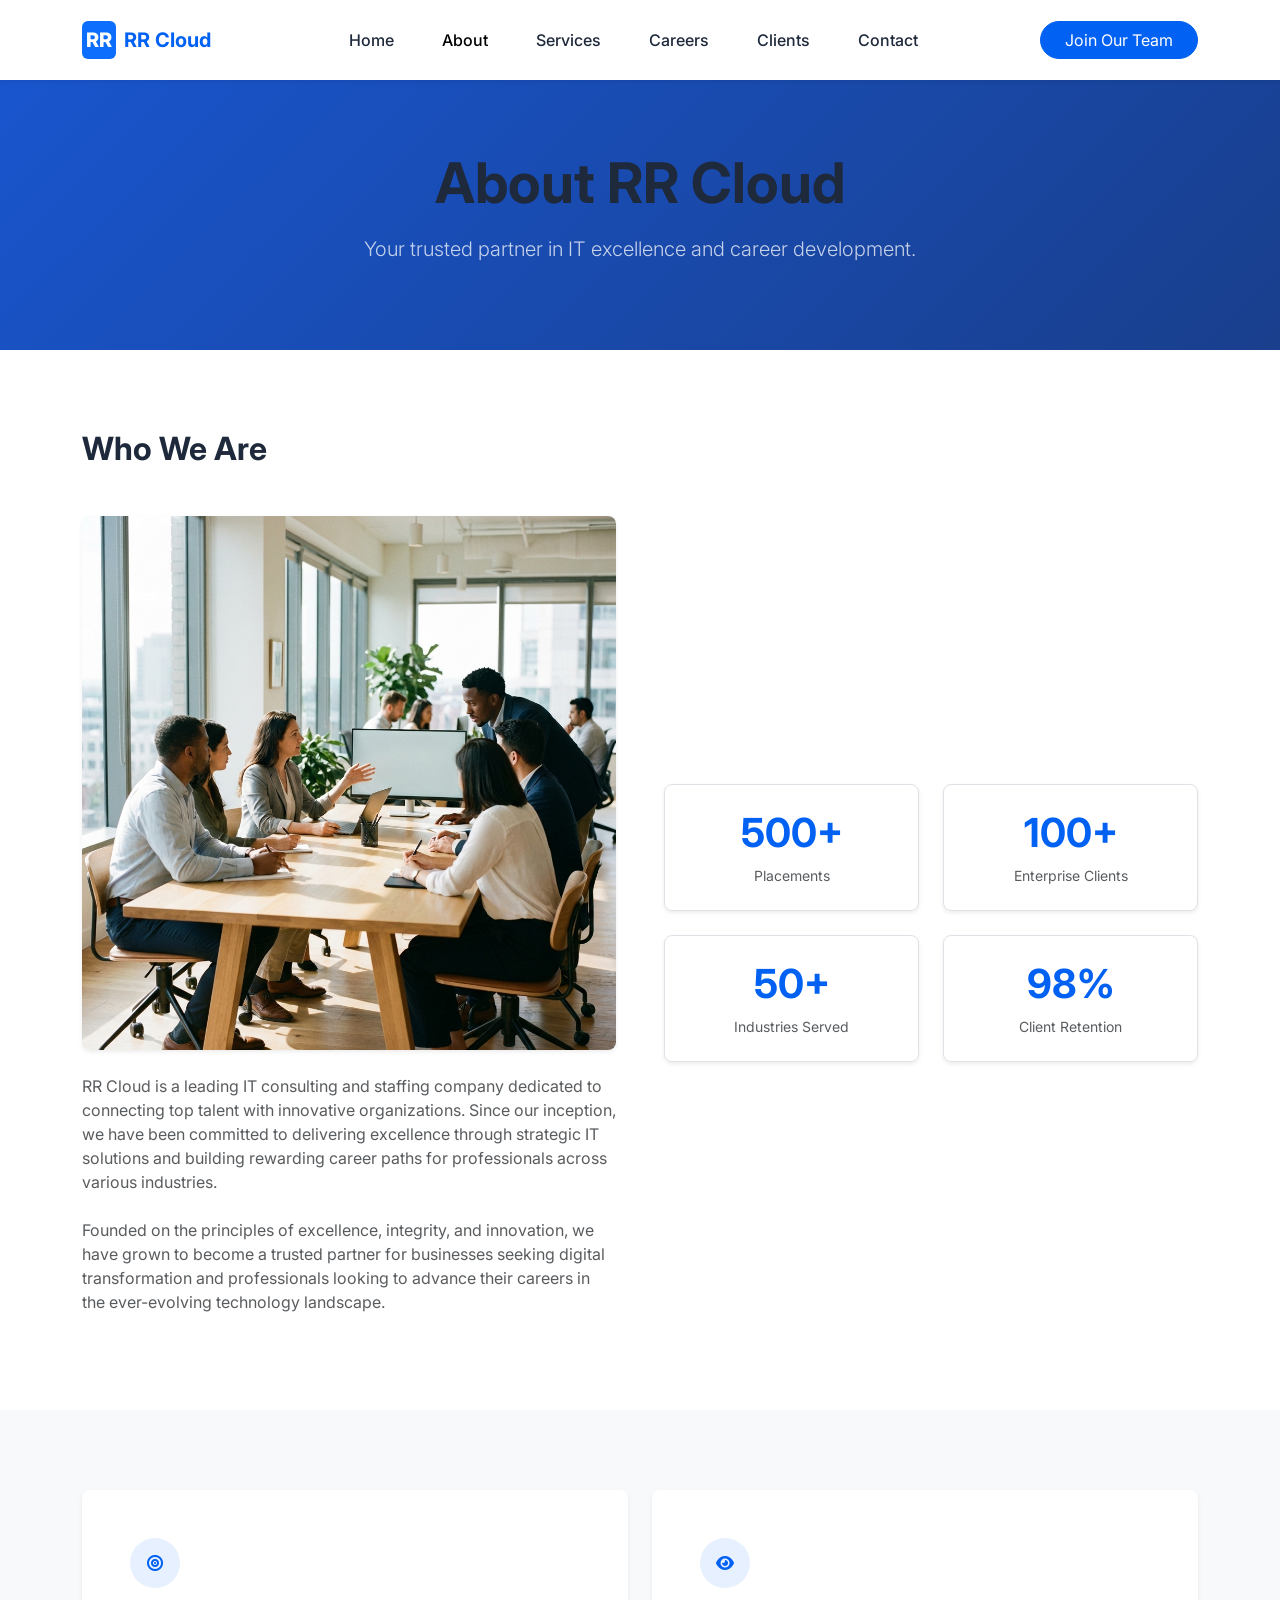
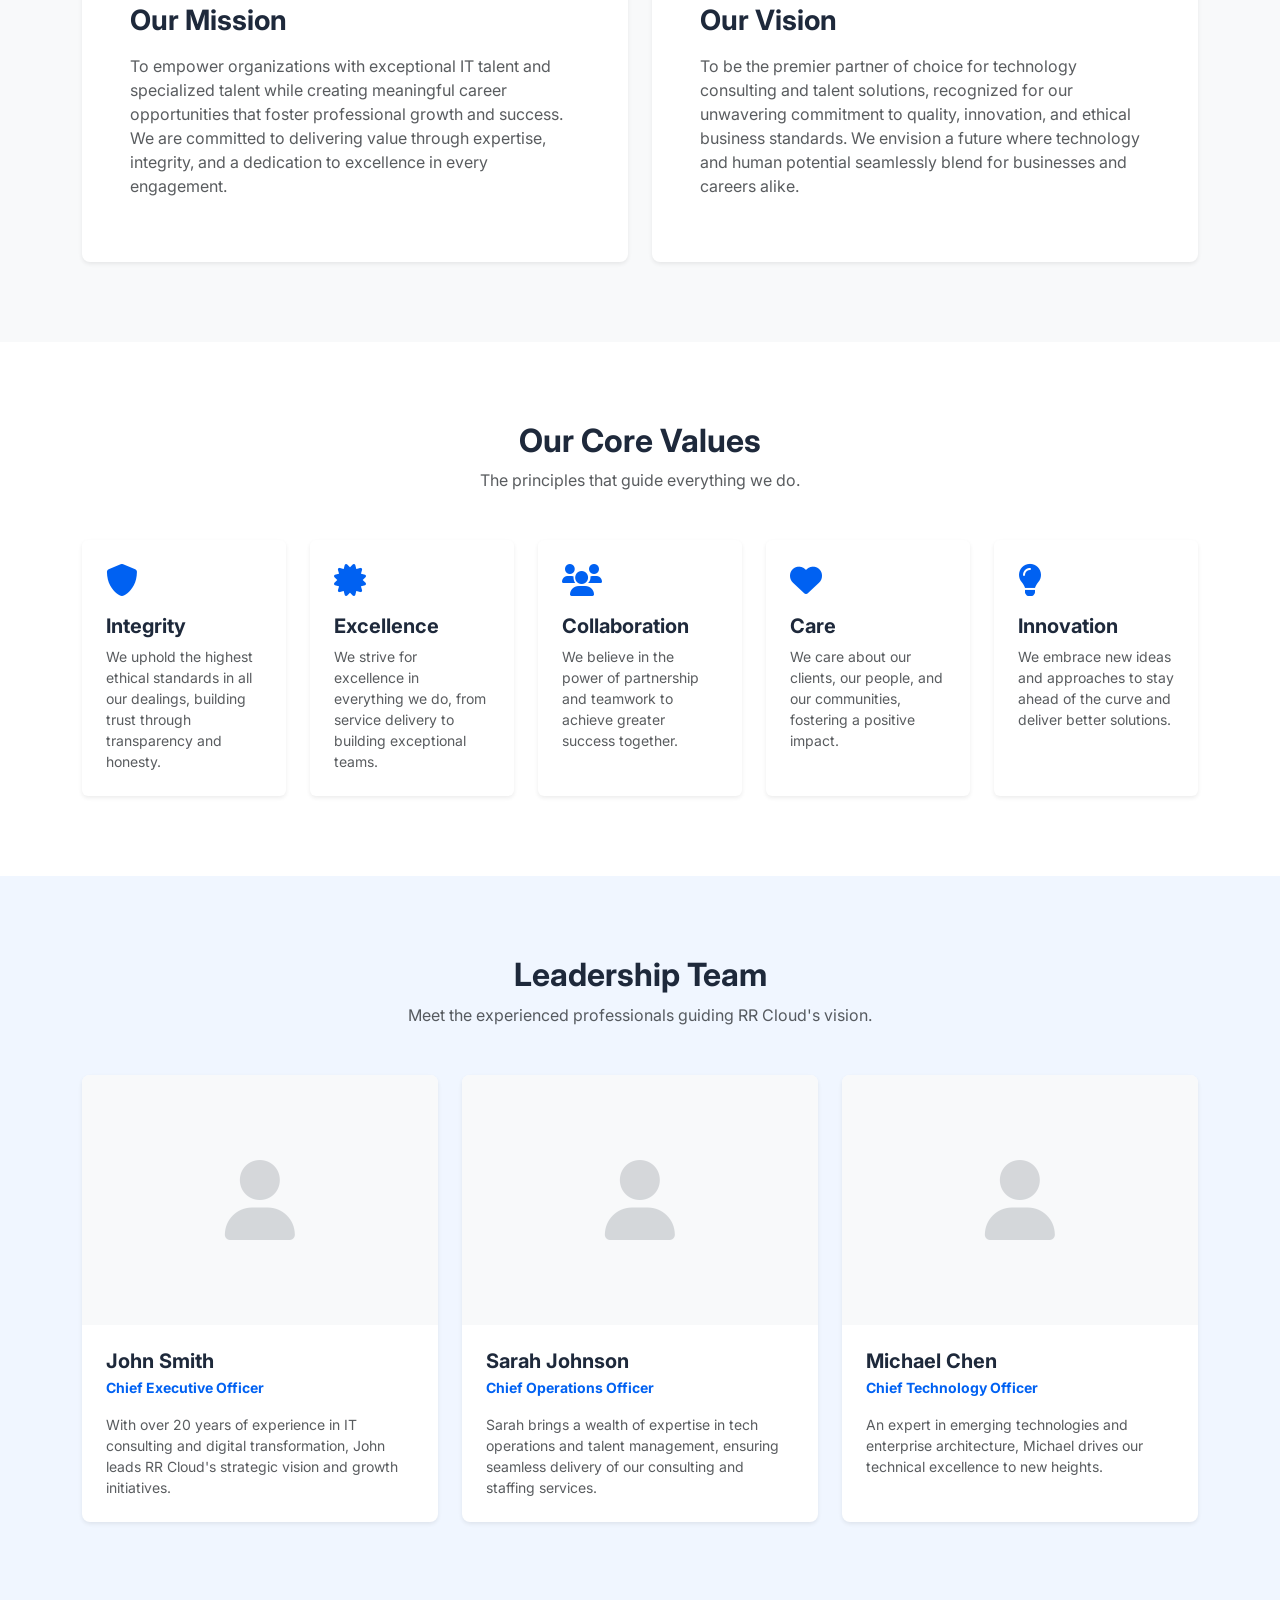
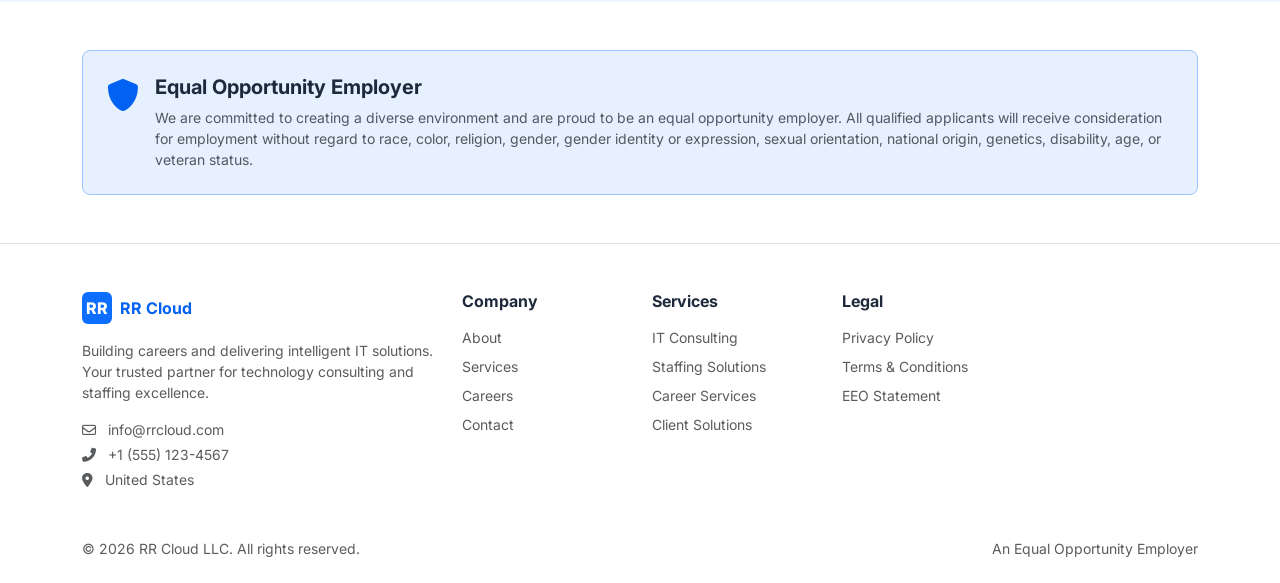
<file: about.html>
<!DOCTYPE html>
<html lang="en">

<head>
    <meta charset="UTF-8">
    <meta name="viewport" content="width=device-width, initial-scale=1.0">
    <title>About Us - RR Cloud</title>
    <!-- Bootstrap 5 CSS -->
    <link href="https://cdn.jsdelivr.net/npm/bootstrap@5.3.0/dist/css/bootstrap.min.css" rel="stylesheet">
    <!-- Google Fonts -->
    <link href="https://fonts.googleapis.com/css2?family=Inter:wght@300;400;500;600;700&display=swap" rel="stylesheet">
    <!-- Custom CSS -->
    <link rel="stylesheet" href="style.css">
    <!-- Font Awesome -->
    <link rel="stylesheet" href="https://cdnjs.cloudflare.com/ajax/libs/font-awesome/6.0.0/css/all.min.css">
</head>

<body>

    <!-- Navbar -->
    <nav class="navbar navbar-expand-lg navbar-light fixed-top bg-white shadow-sm">
        <div class="container">
            <a class="navbar-brand fw-bold text-primary d-flex align-items-center" href="index.html">
                <span class="bg-primary text-white p-1 rounded me-2 fs-5">RR</span> RR Cloud
            </a>
            <button class="navbar-toggler" type="button" data-bs-toggle="collapse" data-bs-target="#navbarNav">
                <span class="navbar-toggler-icon"></span>
            </button>
            <div class="collapse navbar-collapse" id="navbarNav">
                <ul class="navbar-nav mx-auto">
                    <li class="nav-item"><a class="nav-link" href="index.html">Home</a></li>
                    <li class="nav-item"><a class="nav-link active" href="about.html">About</a></li>
                    <li class="nav-item"><a class="nav-link" href="services.html">Services</a></li>
                    <li class="nav-item"><a class="nav-link" href="careers.html">Careers</a></li>
                    <li class="nav-item"><a class="nav-link" href="clients.html">Clients</a></li>
                    <li class="nav-item"><a class="nav-link" href="contact.html">Contact</a></li>
                </ul>
                <a href="careers.html" class="btn btn-primary px-4 rounded-pill">Join Our Team</a>
            </div>
        </div>
    </nav>

    <!-- Page Header -->
    <section class="page-header d-flex flex-column justify-content-center align-items-center text-center text-white">
        <div class="container">
            <h1 class="display-4 fw-bold mb-3">About RR Cloud</h1>
            <p class="lead opacity-75">Your trusted partner in IT excellence and career development.</p>
        </div>
    </section>

    <!-- Who We Are -->
    <section class="py-6 bg-white">
        <div class="container">
            <h2 class="fw-bold mb-5">Who We Are</h2>
            <div class="row align-items-center g-5">
                <div class="col-lg-6">
                    <img src="images/about_team_1769239460405.png" alt="RR Cloud Team"
                        class="img-fluid rounded-3 shadow-sm mb-4">
                    <p class="text-muted mb-4">RR Cloud is a leading IT consulting and staffing company dedicated to
                        connecting top talent with innovative organizations. Since our inception, we have been committed
                        to delivering excellence through strategic IT solutions and building rewarding career paths for
                        professionals across various industries.</p>
                    <p class="text-muted">Founded on the principles of excellence, integrity, and innovation, we have
                        grown to become a trusted partner for businesses seeking digital transformation and
                        professionals looking to advance their careers in the ever-evolving technology landscape.</p>
                </div>
                <div class="col-lg-6">
                    <div class="row g-4 text-center">
                        <div class="col-6">
                            <div class="p-4 border rounded-3 h-100 shadow-sm stats-card">
                                <h3 class="fw-bold text-primary display-6">500+</h3>
                                <p class="text-muted small mb-0">Placements</p>
                            </div>
                        </div>
                        <div class="col-6">
                            <div class="p-4 border rounded-3 h-100 shadow-sm stats-card">
                                <h3 class="fw-bold text-primary display-6">100+</h3>
                                <p class="text-muted small mb-0">Enterprise Clients</p>
                            </div>
                        </div>
                        <div class="col-6">
                            <div class="p-4 border rounded-3 h-100 shadow-sm stats-card">
                                <h3 class="fw-bold text-primary display-6">50+</h3>
                                <p class="text-muted small mb-0">Industries Served</p>
                            </div>
                        </div>
                        <div class="col-6">
                            <div class="p-4 border rounded-3 h-100 shadow-sm stats-card">
                                <h3 class="fw-bold text-primary display-6">98%</h3>
                                <p class="text-muted small mb-0">Client Retention</p>
                            </div>
                        </div>
                    </div>
                </div>
            </div>
        </div>
    </section>

    <!-- Mission & Vision -->
    <section class="py-6 bg-light">
        <div class="container">
            <div class="row g-4">
                <div class="col-md-6">
                    <div class="bg-white p-5 rounded-3 shadow-sm h-100 card-hover">
                        <div class="icon-box bg-soft-primary text-primary rounded-circle mb-3 d-flex align-items-center justify-content-center"
                            style="width: 50px; height: 50px;">
                            <i class="fas fa-bullseye"></i>
                        </div>
                        <h3 class="fw-bold mb-3">Our Mission</h3>
                        <p class="text-muted">To empower organizations with exceptional IT talent and specialized talent
                            while creating meaningful career opportunities that foster professional growth and success.
                            We are committed to delivering value through expertise, integrity, and a dedication to
                            excellence in every engagement.</p>
                    </div>
                </div>
                <div class="col-md-6">
                    <div class="bg-white p-5 rounded-3 shadow-sm h-100 card-hover">
                        <div class="icon-box bg-soft-primary text-primary rounded-circle mb-3 d-flex align-items-center justify-content-center"
                            style="width: 50px; height: 50px;">
                            <i class="fas fa-eye"></i>
                        </div>
                        <h3 class="fw-bold mb-3">Our Vision</h3>
                        <p class="text-muted">To be the premier partner of choice for technology consulting and talent
                            solutions, recognized for our unwavering commitment to quality, innovation, and ethical
                            business standards. We envision a future where technology and human potential seamlessly
                            blend for businesses and careers alike.</p>
                    </div>
                </div>
            </div>
        </div>
    </section>

    <!-- Core Values -->
    <section class="py-6 bg-white">
        <div class="container">
            <div class="text-center mb-5">
                <h2 class="fw-bold">Our Core Values</h2>
                <p class="text-muted">The principles that guide everything we do.</p>
            </div>
            <div class="row row-cols-1 row-cols-md-3 row-cols-lg-5 g-4">
                <div class="col">
                    <div class="card h-100 border-0 shadow-sm p-4">
                        <div class="text-primary mb-3"><i class="fas fa-shield-alt fa-2x"></i></div>
                        <h5 class="fw-bold">Integrity</h5>
                        <p class="text-muted small mb-0">We uphold the highest ethical standards in all our dealings,
                            building trust through transparency and honesty.</p>
                    </div>
                </div>
                <div class="col">
                    <div class="card h-100 border-0 shadow-sm p-4">
                        <div class="text-primary mb-3"><i class="fas fa-certificate fa-2x"></i></div>
                        <h5 class="fw-bold">Excellence</h5>
                        <p class="text-muted small mb-0">We strive for excellence in everything we do, from service
                            delivery to building exceptional teams.</p>
                    </div>
                </div>
                <div class="col">
                    <div class="card h-100 border-0 shadow-sm p-4">
                        <div class="text-primary mb-3"><i class="fas fa-users fa-2x"></i></div>
                        <h5 class="fw-bold">Collaboration</h5>
                        <p class="text-muted small mb-0">We believe in the power of partnership and teamwork to achieve
                            greater success together.</p>
                    </div>
                </div>
                <div class="col">
                    <div class="card h-100 border-0 shadow-sm p-4">
                        <div class="text-primary mb-3"><i class="fas fa-heart fa-2x"></i></div>
                        <h5 class="fw-bold">Care</h5>
                        <p class="text-muted small mb-0">We care about our clients, our people, and our communities,
                            fostering a positive impact.</p>
                    </div>
                </div>
                <div class="col">
                    <div class="card h-100 border-0 shadow-sm p-4">
                        <div class="text-primary mb-3"><i class="fas fa-lightbulb fa-2x"></i></div>
                        <h5 class="fw-bold">Innovation</h5>
                        <p class="text-muted small mb-0">We embrace new ideas and approaches to stay ahead of the curve
                            and deliver better solutions.</p>
                    </div>
                </div>
            </div>
        </div>
    </section>

    <!-- Leadership Team -->
    <section class="py-6 bg-soft-blue">
        <div class="container">
            <div class="text-center mb-5">
                <h2 class="fw-bold">Leadership Team</h2>
                <p class="text-muted">Meet the experienced professionals guiding RR Cloud's vision.</p>
            </div>
            <div class="row g-4">
                <div class="col-md-4">
                    <div class="bg-white rounded-3 shadow-sm overflow-hidden h-100">
                        <div class="team-placeholder bg-light d-flex align-items-center justify-content-center text-secondary"
                            style="height: 250px;">
                            <i class="fas fa-user fa-5x opacity-25"></i>
                        </div>
                        <div class="p-4">
                            <h5 class="fw-bold mb-1">John Smith</h5>
                            <p class="text-primary small fw-bold mb-3">Chief Executive Officer</p>
                            <p class="text-muted small mb-0">With over 20 years of experience in IT consulting and
                                digital transformation, John leads RR Cloud's strategic vision and growth initiatives.
                            </p>
                        </div>
                    </div>
                </div>
                <div class="col-md-4">
                    <div class="bg-white rounded-3 shadow-sm overflow-hidden h-100">
                        <div class="team-placeholder bg-light d-flex align-items-center justify-content-center text-secondary"
                            style="height: 250px;">
                            <i class="fas fa-user fa-5x opacity-25"></i>
                        </div>
                        <div class="p-4">
                            <h5 class="fw-bold mb-1">Sarah Johnson</h5>
                            <p class="text-primary small fw-bold mb-3">Chief Operations Officer</p>
                            <p class="text-muted small mb-0">Sarah brings a wealth of expertise in tech operations and
                                talent management, ensuring seamless delivery of our consulting and staffing services.
                            </p>
                        </div>
                    </div>
                </div>
                <div class="col-md-4">
                    <div class="bg-white rounded-3 shadow-sm overflow-hidden h-100">
                        <div class="team-placeholder bg-light d-flex align-items-center justify-content-center text-secondary"
                            style="height: 250px;">
                            <i class="fas fa-user fa-5x opacity-25"></i>
                        </div>
                        <div class="p-4">
                            <h5 class="fw-bold mb-1">Michael Chen</h5>
                            <p class="text-primary small fw-bold mb-3">Chief Technology Officer</p>
                            <p class="text-muted small mb-0">An expert in emerging technologies and enterprise
                                architecture, Michael drives our technical excellence to new heights.</p>
                        </div>
                    </div>
                </div>
            </div>
        </div>
    </section>

    <!-- EOE Section -->
    <section class="py-5 bg-white">
        <div class="container">
            <div class="p-4 bg-soft-primary rounded-3 border border-primary-subtle d-flex align-items-start">
                <i class="fas fa-shield-alt text-primary fa-2x me-3 mt-1"></i>
                <div>
                    <h5 class="fw-bold mb-2">Equal Opportunity Employer</h5>
                    <p class="text-muted small mb-0">We are committed to creating a diverse environment and are proud to
                        be an equal opportunity employer. All qualified applicants will receive consideration for
                        employment without regard to race, color, religion, gender, gender identity or expression,
                        sexual orientation, national origin, genetics, disability, age, or veteran status.</p>
                </div>
            </div>
        </div>
    </section>

    <!-- Footer -->
    <footer class="bg-white pt-5 pb-4 border-top">
        <div class="container">
            <div class="row gy-4">
                <div class="col-lg-4 col-md-6">
                    <a class="navbar-brand fw-bold text-primary d-flex align-items-center mb-3" href="#">
                        <span class="bg-primary text-white p-1 rounded me-2 fs-6">RR</span> RR Cloud
                    </a>
                    <p class="text-muted small">Building careers and delivering intelligent IT solutions. Your trusted
                        partner for technology consulting and staffing excellence.</p>
                    <div class="contact-info small text-muted mt-3">
                        <p class="mb-1"><i class="far fa-envelope me-2"></i> info@rrcloud.com</p>
                        <p class="mb-1"><i class="fas fa-phone-alt me-2"></i> +1 (555) 123-4567</p>
                        <p class="mb-0"><i class="fas fa-map-marker-alt me-2"></i> United States</p>
                    </div>
                </div>
                <div class="col-lg-2 col-md-3 col-6">
                    <h6 class="fw-bold mb-3">Company</h6>
                    <ul class="list-unstyled small text-muted">
                        <li class="mb-2"><a href="about.html" class="text-decoration-none text-muted">About</a></li>
                        <li class="mb-2"><a href="#" class="text-decoration-none text-muted">Services</a></li>
                        <li class="mb-2"><a href="#" class="text-decoration-none text-muted">Careers</a></li>
                        <li class="mb-2"><a href="#" class="text-decoration-none text-muted">Contact</a></li>
                    </ul>
                </div>
                <div class="col-lg-2 col-md-3 col-6">
                    <h6 class="fw-bold mb-3">Services</h6>
                    <ul class="list-unstyled small text-muted">
                        <li class="mb-2"><a href="#" class="text-decoration-none text-muted">IT Consulting</a></li>
                        <li class="mb-2"><a href="#" class="text-decoration-none text-muted">Staffing Solutions</a></li>
                        <li class="mb-2"><a href="#" class="text-decoration-none text-muted">Career Services</a></li>
                        <li class="mb-2"><a href="#" class="text-decoration-none text-muted">Client Solutions</a></li>
                    </ul>
                </div>
                <div class="col-lg-2 col-md-3 col-6">
                    <h6 class="fw-bold mb-3">Legal</h6>
                    <ul class="list-unstyled small text-muted">
                        <li class="mb-2"><a href="#" class="text-decoration-none text-muted">Privacy Policy</a></li>
                        <li class="mb-2"><a href="#" class="text-decoration-none text-muted">Terms & Conditions</a></li>
                        <li class="mb-2"><a href="#" class="text-decoration-none text-muted">EEO Statement</a></li>
                    </ul>
                </div>
            </div>
            <div class="row mt-5">
                <div class="col-md-6 text-center text-md-start">
                    <p class="small text-muted mb-0">&copy; 2026 RR Cloud LLC. All rights reserved.</p>
                </div>
                <div class="col-md-6 text-center text-md-end">
                    <p class="small text-muted mb-0">An Equal Opportunity Employer</p>
                </div>
            </div>
        </div>
    </footer>

    <script src="https://cdn.jsdelivr.net/npm/bootstrap@5.3.0/dist/js/bootstrap.bundle.min.js"></script>
</body>

</html>
</file>
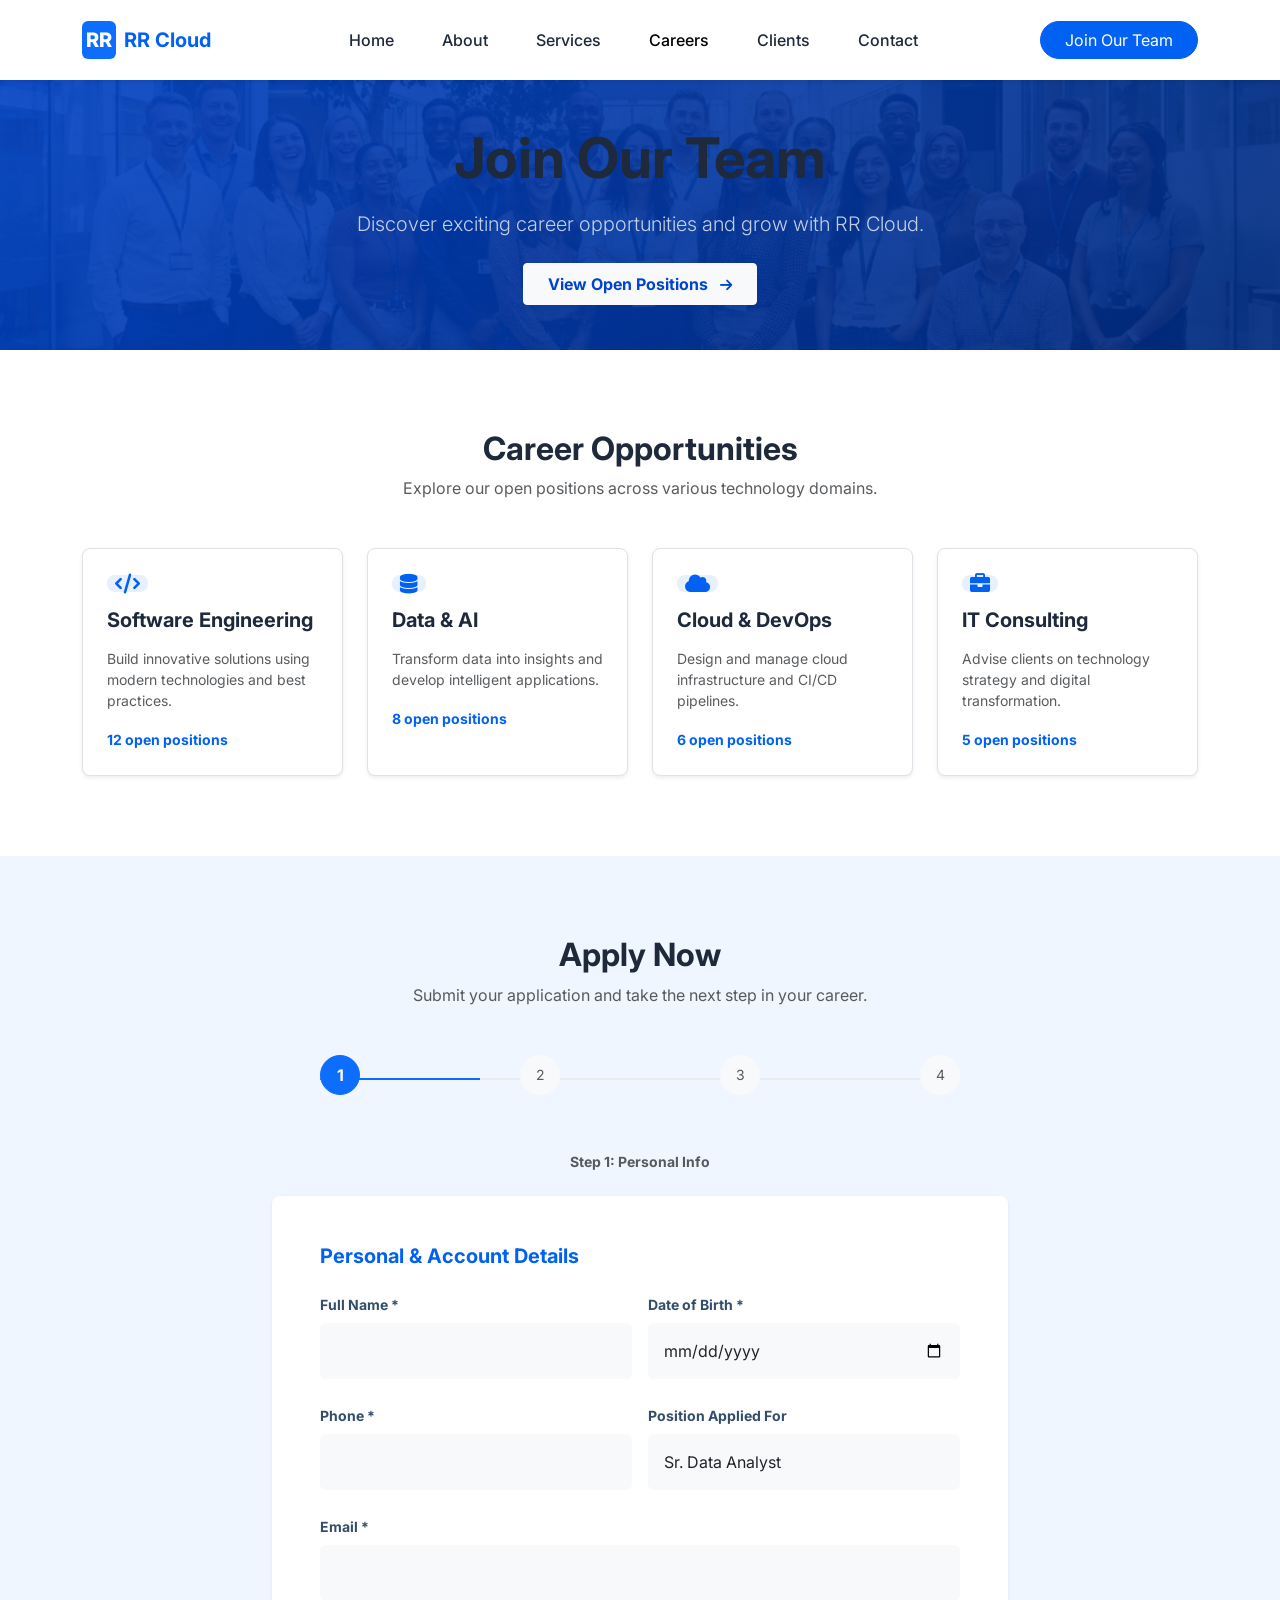
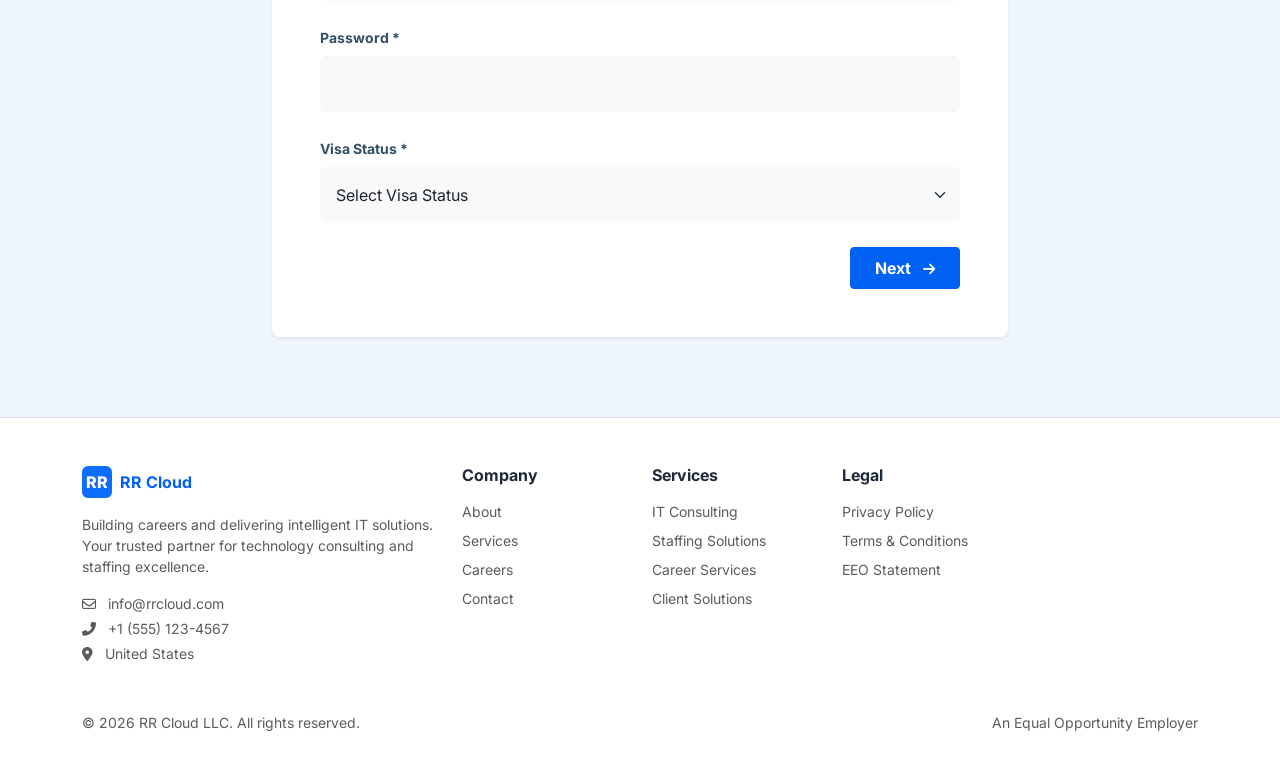
<file: careers.html>
<!DOCTYPE html>
<html lang="en">

<head>
    <meta charset="UTF-8">
    <meta name="viewport" content="width=device-width, initial-scale=1.0">
    <title>Careers - RR Cloud</title>
    <!-- Bootstrap 5 CSS -->
    <link href="https://cdn.jsdelivr.net/npm/bootstrap@5.3.0/dist/css/bootstrap.min.css" rel="stylesheet">
    <!-- Google Fonts -->
    <link href="https://fonts.googleapis.com/css2?family=Inter:wght@300;400;500;600;700&display=swap" rel="stylesheet">
    <!-- Custom CSS -->
    <link rel="stylesheet" href="style.css">
    <!-- Font Awesome -->
    <link rel="stylesheet" href="https://cdnjs.cloudflare.com/ajax/libs/font-awesome/6.0.0/css/all.min.css">
</head>

<body>

    <!-- Navbar -->
    <nav class="navbar navbar-expand-lg navbar-light fixed-top bg-white shadow-sm">
        <div class="container">
            <a class="navbar-brand fw-bold text-primary d-flex align-items-center" href="index.html">
                <span class="bg-primary text-white p-1 rounded me-2 fs-5">RR</span> RR Cloud
            </a>
            <button class="navbar-toggler" type="button" data-bs-toggle="collapse" data-bs-target="#navbarNav">
                <span class="navbar-toggler-icon"></span>
            </button>
            <div class="collapse navbar-collapse" id="navbarNav">
                <ul class="navbar-nav mx-auto">
                    <li class="nav-item"><a class="nav-link" href="index.html">Home</a></li>
                    <li class="nav-item"><a class="nav-link" href="about.html">About</a></li>
                    <li class="nav-item"><a class="nav-link" href="services.html">Services</a></li>
                    <li class="nav-item"><a class="nav-link active" href="careers.html">Careers</a></li>
                    <li class="nav-item"><a class="nav-link" href="clients.html">Clients</a></li>
                    <li class="nav-item"><a class="nav-link" href="contact.html">Contact</a></li>
                </ul>
                <a href="careers.html" class="btn btn-primary px-4 rounded-pill">Join Our Team</a>
            </div>
        </div>
    </nav>

    <!-- Page Header -->
    <section class="page-header d-flex flex-column justify-content-center align-items-center text-center text-white"
        style="background: linear-gradient(135deg, rgba(0, 68, 204, 0.9) 0%, rgba(0, 42, 128, 0.9) 100%), url('images/careers_bg_1769239489944.png'); background-size: cover; background-position: center;">
        <div class="container">
            <h1 class="display-4 fw-bold mb-3">Join Our Team</h1>
            <p class="lead opacity-75 mb-4">Discover exciting career opportunities and grow with RR Cloud.</p>
            <a href="#open-positions" class="btn btn-light px-4 py-2 rounded-1 fw-bold">View Open Positions <i
                    class="fas fa-arrow-right ms-2 small"></i></a>
        </div>
    </section>

    <!-- Career Opportunities -->
    <section id="open-positions" class="py-6 bg-white">
        <div class="container">
            <div class="text-center mb-5">
                <h2 class="fw-bold">Career Opportunities</h2>
                <p class="text-muted">Explore our open positions across various technology domains.</p>
            </div>
            <div class="row g-4">
                <!-- Card 1 -->
                <div class="col-lg-3 col-md-6">
                    <div class="service-detail-card h-100 p-4 border rounded-3 bg-white shadow-sm hover-lift">
                        <div
                            class="icon-box bg-soft-primary text-primary rounded-3 mb-3 d-inline-flex align-items-center justify-content-center p-2">
                            <i class="fas fa-code fa-lg"></i>
                        </div>
                        <h5 class="fw-bold mb-3">Software Engineering</h5>
                        <p class="text-muted small mb-3">Build innovative solutions using modern technologies and best
                            practices.</p>
                        <a href="#" class="text-primary small fw-bold text-decoration-none">12 open positions</a>
                    </div>
                </div>
                <!-- Card 2 -->
                <div class="col-lg-3 col-md-6">
                    <div class="service-detail-card h-100 p-4 border rounded-3 bg-white shadow-sm hover-lift">
                        <div
                            class="icon-box bg-soft-primary text-primary rounded-3 mb-3 d-inline-flex align-items-center justify-content-center p-2">
                            <i class="fas fa-database fa-lg"></i>
                        </div>
                        <h5 class="fw-bold mb-3">Data & AI</h5>
                        <p class="text-muted small mb-3">Transform data into insights and develop intelligent
                            applications.</p>
                        <a href="#" class="text-primary small fw-bold text-decoration-none">8 open positions</a>
                    </div>
                </div>
                <!-- Card 3 -->
                <div class="col-lg-3 col-md-6">
                    <div class="service-detail-card h-100 p-4 border rounded-3 bg-white shadow-sm hover-lift">
                        <div
                            class="icon-box bg-soft-primary text-primary rounded-3 mb-3 d-inline-flex align-items-center justify-content-center p-2">
                            <i class="fas fa-cloud fa-lg"></i>
                        </div>
                        <h5 class="fw-bold mb-3">Cloud & DevOps</h5>
                        <p class="text-muted small mb-3">Design and manage cloud infrastructure and CI/CD pipelines.</p>
                        <a href="#" class="text-primary small fw-bold text-decoration-none">6 open positions</a>
                    </div>
                </div>
                <!-- Card 4 -->
                <div class="col-lg-3 col-md-6">
                    <div class="service-detail-card h-100 p-4 border rounded-3 bg-white shadow-sm hover-lift">
                        <div
                            class="icon-box bg-soft-primary text-primary rounded-3 mb-3 d-inline-flex align-items-center justify-content-center p-2">
                            <i class="fas fa-briefcase fa-lg"></i>
                        </div>
                        <h5 class="fw-bold mb-3">IT Consulting</h5>
                        <p class="text-muted small mb-3">Advise clients on technology strategy and digital
                            transformation.</p>
                        <a href="#" class="text-primary small fw-bold text-decoration-none">5 open positions</a>
                    </div>
                </div>
            </div>
        </div>
    </section>

    <!-- Apply Now -->
    <section class="py-6 bg-soft-blue">
        <div class="container">
            <div class="text-center mb-5">
                <h2 class="fw-bold">Apply Now</h2>
                <p class="text-muted">Submit your application and take the next step in your career.</p>
            </div>

            <div class="row justify-content-center">
                <div class="col-lg-8">
                    <!-- Stepper -->
                    <div class="position-relative d-flex justify-content-between mb-5 px-5">
                        <div class="position-absolute top-50 start-0 w-100 translate-middle-y px-5" style="z-index: 0;">
                            <div class="progress" style="height: 2px;">
                                <div class="progress-bar bg-primary w-25" role="progressbar" id="progressBar"></div>
                            </div>
                        </div>
                        <!-- Step 1 Indicator -->
                        <div class="position-relative z-1 text-center step-indicator active" data-step="1">
                            <div class="step-circle bg-primary text-white border border-primary rounded-circle d-flex align-items-center justify-content-center fw-bold mx-auto mb-2"
                                style="width: 40px; height: 40px;">1</div>
                        </div>
                        <!-- Step 2 Indicator -->
                        <div class="position-relative z-1 text-center step-indicator" data-step="2">
                            <div class="step-circle bg-light text-muted border-0 rounded-circle d-flex align-items-center justify-content-center small mx-auto mb-2"
                                style="width: 40px; height: 40px;">2</div>
                        </div>
                        <!-- Step 3 Indicator -->
                        <div class="position-relative z-1 text-center step-indicator" data-step="3">
                            <div class="step-circle bg-light text-muted border-0 rounded-circle d-flex align-items-center justify-content-center small mx-auto mb-2"
                                style="width: 40px; height: 40px;">3</div>
                        </div>
                        <!-- Step 4 Indicator -->
                        <div class="position-relative z-1 text-center step-indicator" data-step="4">
                            <div class="step-circle bg-light text-muted border-0 rounded-circle d-flex align-items-center justify-content-center small mx-auto mb-2"
                                style="width: 40px; height: 40px;">4</div>
                        </div>
                    </div>

                    <div class="text-center small text-muted mb-4 mt-n4 fw-bold" id="stepLabel">Step 1: Personal Info
                    </div>

                    <!-- Form Container -->
                    <div class="bg-white p-5 rounded-3 shadow-sm">
                        <form id="candidateForm">

                            <!-- Step 1: Personal Info -->
                            <div class="form-step" id="step1">
                                <h5 class="fw-bold mb-4 text-primary">Personal & Account Details</h5>

                                <div class="row g-3 mb-4">
                                    <div class="col-md-6">
                                        <label for="fullName" class="form-label fw-bold small">Full Name *</label>
                                        <input type="text" class="form-control bg-light border-0 p-3" id="fullName"
                                            required>
                                    </div>
                                    <div class="col-md-6">
                                        <label for="dob" class="form-label fw-bold small">Date of Birth *</label>
                                        <input type="date" class="form-control bg-light border-0 p-3" id="dob" required>
                                    </div>
                                </div>

                                <div class="row g-3 mb-4">
                                    <div class="col-md-6">
                                        <label for="phone" class="form-label fw-bold small">Phone *</label>
                                        <input type="tel" class="form-control bg-light border-0 p-3" id="phone"
                                            required>
                                    </div>
                                    <div class="col-md-6">
                                        <label for="position" class="form-label fw-bold small">Position Applied
                                            For</label>
                                        <input type="text" class="form-control bg-light border-0 p-3" id="position"
                                            value="Sr. Data Analyst" readonly>
                                    </div>
                                </div>

                                <div class="mb-4">
                                    <label for="email" class="form-label fw-bold small">Email *</label>
                                    <input type="email" class="form-control bg-light border-0 p-3" id="email" required>
                                </div>

                                <div class="mb-4">
                                    <label for="password" class="form-label fw-bold small">Password *</label>
                                    <input type="password" class="form-control bg-light border-0 p-3" id="password"
                                        required>
                                </div>

                                <div class="mb-4">
                                    <label for="visa" class="form-label fw-bold small">Visa Status *</label>
                                    <select class="form-select bg-light border-0 p-3" id="visa" required>
                                        <option value="" selected disabled>Select Visa Status</option>
                                        <option value="US Citizen">US Citizen</option>
                                        <option value="Green Card">Green Card</option>
                                        <option value="H1B">H1B</option>
                                        <option value="OPT/CPT">OPT/CPT</option>
                                        <option value="Other">Other</option>
                                    </select>
                                </div>

                                <div class="d-flex justify-content-end">
                                    <button type="button" class="btn btn-primary px-4 py-2 rounded-1 fw-bold btn-next"
                                        onclick="nextStep(2)">Next <i
                                            class="fas fa-arrow-right ms-2 small"></i></button>
                                </div>
                            </div>

                            <!-- Step 2: Address & Legal -->
                            <div class="form-step d-none" id="step2">
                                <h5 class="fw-bold mb-4 text-primary">Address & Legal Information</h5>

                                <div class="mb-4">
                                    <label for="address" class="form-label fw-bold small">USA Complete Address *</label>
                                    <input type="text" class="form-control bg-light border-0 p-3" id="address"
                                        placeholder="Street Address" required>
                                </div>

                                <div class="row g-3 mb-4">
                                    <div class="col-md-4">
                                        <label for="city" class="form-label fw-bold small">City *</label>
                                        <input type="text" class="form-control bg-light border-0 p-3" id="city"
                                            required>
                                    </div>
                                    <div class="col-md-4">
                                        <label for="state" class="form-label fw-bold small">State *</label>
                                        <input type="text" class="form-control bg-light border-0 p-3" id="state"
                                            required>
                                    </div>
                                    <div class="col-md-4">
                                        <label for="zip" class="form-label fw-bold small">Zipcode *</label>
                                        <input type="text" class="form-control bg-light border-0 p-3" id="zip" required>
                                    </div>
                                </div>

                                <div class="mb-4">
                                    <label for="ssn" class="form-label fw-bold small">SSN (Last 5 Digits) *</label>
                                    <input type="text" class="form-control bg-light border-0 p-3" id="ssn" maxlength="5"
                                        placeholder="XXXXX" required>
                                </div>

                                <div class="d-flex justify-content-between">
                                    <button type="button"
                                        class="btn btn-outline-secondary px-4 py-2 rounded-1 fw-bold btn-prev"
                                        onclick="prevStep(1)">Back</button>
                                    <button type="button" class="btn btn-primary px-4 py-2 rounded-1 fw-bold btn-next"
                                        onclick="nextStep(3)">Next <i
                                            class="fas fa-arrow-right ms-2 small"></i></button>
                                </div>
                            </div>

                            <!-- Step 3: Education -->
                            <div class="form-step d-none" id="step3">
                                <h5 class="fw-bold mb-4 text-primary">Education Details</h5>

                                <!-- Bachelors -->
                                <h6 class="fw-bold text-dark mb-3 border-bottom pb-2">Bachelor's Degree</h6>
                                <div class="mb-3">
                                    <label for="bachUni" class="form-label fw-bold small">University Name</label>
                                    <input type="text" class="form-control bg-light border-0 p-3" id="bachUni">
                                </div>
                                <div class="row g-3 mb-4">
                                    <div class="col-md-4">
                                        <label for="bachStart" class="form-label fw-bold small">Start Year</label>
                                        <input type="number" class="form-control bg-light border-0 p-3" id="bachStart"
                                            placeholder="YYYY">
                                    </div>
                                    <div class="col-md-4">
                                        <label for="bachEnd" class="form-label fw-bold small">End Year</label>
                                        <input type="number" class="form-control bg-light border-0 p-3" id="bachEnd"
                                            placeholder="YYYY">
                                    </div>
                                    <div class="col-md-4">
                                        <label for="bachGpa" class="form-label fw-bold small">GPA</label>
                                        <input type="text" class="form-control bg-light border-0 p-3" id="bachGpa">
                                    </div>
                                </div>

                                <!-- Masters -->
                                <h6 class="fw-bold text-dark mb-3 border-bottom pb-2 mt-4">Master's Degree (Optional)
                                </h6>
                                <div class="mb-3">
                                    <label for="mastUni" class="form-label fw-bold small">University Name</label>
                                    <input type="text" class="form-control bg-light border-0 p-3" id="mastUni">
                                </div>
                                <div class="row g-3 mb-4">
                                    <div class="col-md-4">
                                        <label for="mastStart" class="form-label fw-bold small">Start Year</label>
                                        <input type="number" class="form-control bg-light border-0 p-3" id="mastStart"
                                            placeholder="YYYY">
                                    </div>
                                    <div class="col-md-4">
                                        <label for="mastEnd" class="form-label fw-bold small">End Year</label>
                                        <input type="number" class="form-control bg-light border-0 p-3" id="mastEnd"
                                            placeholder="YYYY">
                                    </div>
                                    <div class="col-md-4">
                                        <label for="mastGpa" class="form-label fw-bold small">GPA</label>
                                        <input type="text" class="form-control bg-light border-0 p-3" id="mastGpa">
                                    </div>
                                </div>

                                <div class="d-flex justify-content-between">
                                    <button type="button"
                                        class="btn btn-outline-secondary px-4 py-2 rounded-1 fw-bold btn-prev"
                                        onclick="prevStep(2)">Back</button>
                                    <button type="button" class="btn btn-primary px-4 py-2 rounded-1 fw-bold btn-next"
                                        onclick="nextStep(4)">Next <i
                                            class="fas fa-arrow-right ms-2 small"></i></button>
                                </div>
                            </div>

                            <!-- Step 4: Submission -->
                            <div class="form-step d-none" id="step4">
                                <div class="text-center py-4">
                                    <div class="mb-4 text-success">
                                        <i class="fas fa-check-circle fa-4x"></i>
                                    </div>
                                    <h4 class="fw-bold mb-3">Review & Submit</h4>
                                    <p class="text-muted mb-4">You are about to submit your application for the position
                                        of <strong class="text-dark">Sr. Data Analyst</strong>.</p>

                                    <div class="alert alert-light border text-start mb-4">
                                        <p class="mb-1"><small class="fw-bold">Name:</small> <span
                                                id="reviewName">-</span></p>
                                        <p class="mb-1"><small class="fw-bold">Email:</small> <span
                                                id="reviewEmail">-</span></p>
                                        <p class="mb-0"><small class="fw-bold">Phone:</small> <span
                                                id="reviewPhone">-</span></p>
                                    </div>

                                    <div class="form-check text-start mb-4 d-inline-block">
                                        <input class="form-check-input" type="checkbox" value="" id="consent" required>
                                        <label class="form-check-label small text-muted" for="consent">
                                            I confirm that the information provided is accurate and I agree to the
                                            terms.
                                        </label>
                                    </div>

                                    <div class="d-flex justify-content-between w-100 mt-3">
                                        <button type="button"
                                            class="btn btn-outline-secondary px-4 py-2 rounded-1 fw-bold btn-prev"
                                            onclick="prevStep(3)">Back</button>
                                        <button type="submit" class="btn btn-success px-5 py-2 rounded-1 fw-bold">Submit
                                            Application</button>
                                    </div>
                                </div>
                            </div>

                        </form>
                    </div>
                </div>
            </div>
        </div>
    </section>

    <!-- Footer -->
    <footer class="bg-white pt-5 pb-4 border-top">
        <div class="container">
            <div class="row gy-4">
                <div class="col-lg-4 col-md-6">
                    <a class="navbar-brand fw-bold text-primary d-flex align-items-center mb-3" href="#">
                        <span class="bg-primary text-white p-1 rounded me-2 fs-6">RR</span> RR Cloud
                    </a>
                    <p class="text-muted small">Building careers and delivering intelligent IT solutions. Your trusted
                        partner for technology consulting and staffing excellence.</p>
                    <div class="contact-info small text-muted mt-3">
                        <p class="mb-1"><i class="far fa-envelope me-2"></i> info@rrcloud.com</p>
                        <p class="mb-1"><i class="fas fa-phone-alt me-2"></i> +1 (555) 123-4567</p>
                        <p class="mb-0"><i class="fas fa-map-marker-alt me-2"></i> United States</p>
                    </div>
                </div>
                <div class="col-lg-2 col-md-3 col-6">
                    <h6 class="fw-bold mb-3">Company</h6>
                    <ul class="list-unstyled small text-muted">
                        <li class="mb-2"><a href="about.html" class="text-decoration-none text-muted">About</a></li>
                        <li class="mb-2"><a href="services.html" class="text-decoration-none text-muted">Services</a>
                        </li>
                        <li class="mb-2"><a href="careers.html" class="text-decoration-none text-muted">Careers</a></li>
                        <li class="mb-2"><a href="#" class="text-decoration-none text-muted">Contact</a></li>
                    </ul>
                </div>
                <div class="col-lg-2 col-md-3 col-6">
                    <h6 class="fw-bold mb-3">Services</h6>
                    <ul class="list-unstyled small text-muted">
                        <li class="mb-2"><a href="#" class="text-decoration-none text-muted">IT Consulting</a></li>
                        <li class="mb-2"><a href="#" class="text-decoration-none text-muted">Staffing Solutions</a></li>
                        <li class="mb-2"><a href="#" class="text-decoration-none text-muted">Career Services</a></li>
                        <li class="mb-2"><a href="#" class="text-decoration-none text-muted">Client Solutions</a></li>
                    </ul>
                </div>
                <div class="col-lg-2 col-md-3 col-6">
                    <h6 class="fw-bold mb-3">Legal</h6>
                    <ul class="list-unstyled small text-muted">
                        <li class="mb-2"><a href="#" class="text-decoration-none text-muted">Privacy Policy</a></li>
                        <li class="mb-2"><a href="#" class="text-decoration-none text-muted">Terms & Conditions</a></li>
                        <li class="mb-2"><a href="#" class="text-decoration-none text-muted">EEO Statement</a></li>
                    </ul>
                </div>
            </div>
            <div class="row mt-5">
                <div class="col-md-6 text-center text-md-start">
                    <p class="small text-muted mb-0">&copy; 2026 RR Cloud LLC. All rights reserved.</p>
                </div>
                <div class="col-md-6 text-center text-md-end">
                    <p class="small text-muted mb-0">An Equal Opportunity Employer</p>
                </div>
            </div>
        </div>
    </footer>

    <script src="https://cdn.jsdelivr.net/npm/bootstrap@5.3.0/dist/js/bootstrap.bundle.min.js"></script>

    <script>
        function nextStep(step) {
            // Update Form Steps
            document.querySelectorAll('.form-step').forEach(el => el.classList.add('d-none'));
            document.getElementById('step' + step).classList.remove('d-none');

            // Update Header
            const stepTitles = {
                1: 'Step 1: Personal Info',
                2: 'Step 2: Address & Legal',
                3: 'Step 3: Education Details',
                4: 'Step 4: Review & Submit'
            };
            document.getElementById('stepLabel').innerText = stepTitles[step];

            // Update Progress Bar
            let progress = (step / 4) * 100;
            document.getElementById('progressBar').style.width = progress + '%';

            // Update Stepper UI (Circles)
            document.querySelectorAll('.step-indicator').forEach(el => {
                let s = parseInt(el.getAttribute('data-step'));
                let circle = el.querySelector('.step-circle');

                if (s < step) {
                    // Completed
                    circle.className = "step-circle bg-success text-white border-0 rounded-circle d-flex align-items-center justify-content-center fw-bold mx-auto mb-2";
                    circle.innerHTML = '<i class="fas fa-check"></i>';
                } else if (s === step) {
                    // Active
                    circle.className = "step-circle bg-primary text-white border border-primary rounded-circle d-flex align-items-center justify-content-center fw-bold mx-auto mb-2";
                    circle.innerHTML = s;
                } else {
                    // Pending
                    circle.className = "step-circle bg-light text-muted border-0 rounded-circle d-flex align-items-center justify-content-center small mx-auto mb-2";
                    circle.innerHTML = s;
                }
            });

            // If moving to step 4, populate review data
            if (step === 4) {
                document.getElementById('reviewName').innerText = document.getElementById('fullName').value || 'Not provided';
                document.getElementById('reviewEmail').innerText = document.getElementById('email').value || 'Not provided';
                document.getElementById('reviewPhone').innerText = document.getElementById('phone').value || 'Not provided';
            }
        }

        function prevStep(step) {
            nextStep(step); // Reuse same logic
        }

        // Prevent default form submission for demo
        document.getElementById('candidateForm').addEventListener('submit', function (e) {
            e.preventDefault();
            alert('Application Submitted Successfully!');
            window.location.reload();
        });
    </script>
</body>

</html>
</file>
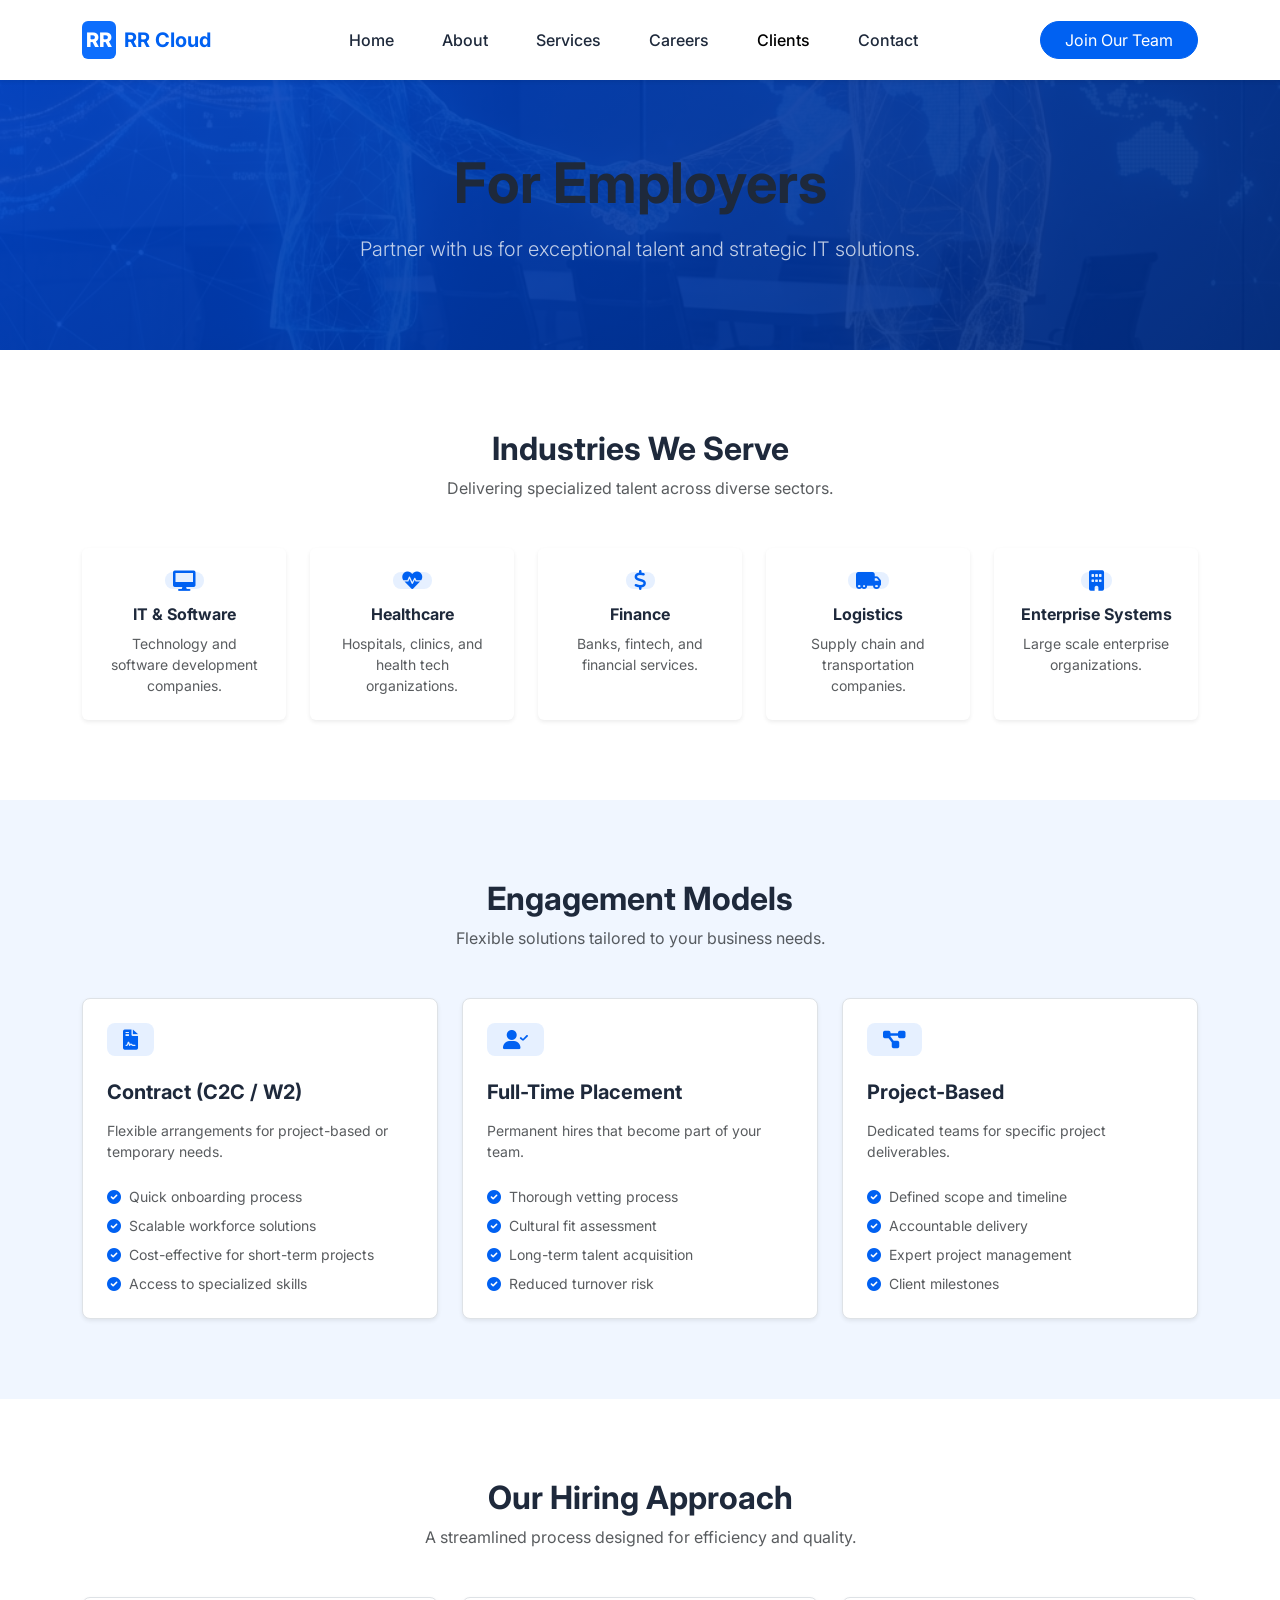
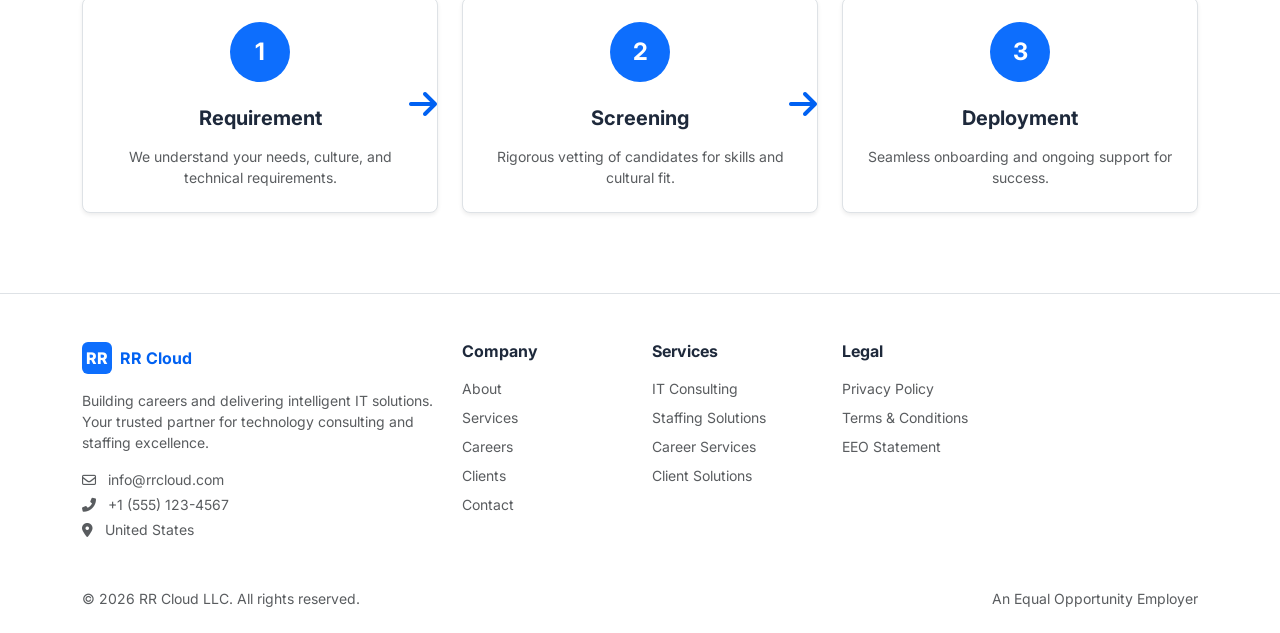
<file: clients.html>
<!DOCTYPE html>
<html lang="en">

<head>
    <meta charset="UTF-8">
    <meta name="viewport" content="width=device-width, initial-scale=1.0">
    <title>For Employers - RR Cloud</title>
    <!-- Bootstrap 5 CSS -->
    <link href="https://cdn.jsdelivr.net/npm/bootstrap@5.3.0/dist/css/bootstrap.min.css" rel="stylesheet">
    <!-- Google Fonts -->
    <link href="https://fonts.googleapis.com/css2?family=Inter:wght@300;400;500;600;700&display=swap" rel="stylesheet">
    <!-- Custom CSS -->
    <link rel="stylesheet" href="style.css">
    <!-- Font Awesome -->
    <link rel="stylesheet" href="https://cdnjs.cloudflare.com/ajax/libs/font-awesome/6.0.0/css/all.min.css">
</head>

<body>

    <!-- Navbar -->
    <nav class="navbar navbar-expand-lg navbar-light fixed-top bg-white shadow-sm">
        <div class="container">
            <a class="navbar-brand fw-bold text-primary d-flex align-items-center" href="index.html">
                <span class="bg-primary text-white p-1 rounded me-2 fs-5">RR</span> RR Cloud
            </a>
            <button class="navbar-toggler" type="button" data-bs-toggle="collapse" data-bs-target="#navbarNav">
                <span class="navbar-toggler-icon"></span>
            </button>
            <div class="collapse navbar-collapse" id="navbarNav">
                <ul class="navbar-nav mx-auto">
                    <li class="nav-item"><a class="nav-link" href="index.html">Home</a></li>
                    <li class="nav-item"><a class="nav-link" href="about.html">About</a></li>
                    <li class="nav-item"><a class="nav-link" href="services.html">Services</a></li>
                    <li class="nav-item"><a class="nav-link" href="careers.html">Careers</a></li>
                    <li class="nav-item"><a class="nav-link active" href="clients.html">Clients</a></li>
                    <li class="nav-item"><a class="nav-link" href="contact.html">Contact</a></li>
                </ul>
                <a href="careers.html" class="btn btn-primary px-4 rounded-pill">Join Our Team</a>
            </div>
        </div>
    </nav>

    <!-- Page Header -->
    <section class="page-header d-flex flex-column justify-content-center align-items-center text-center text-white"
        style="background: linear-gradient(135deg, rgba(0, 68, 204, 0.9) 0%, rgba(0, 42, 128, 0.9) 100%), url('images/clients_bg_1769239514015.png'); background-size: cover; background-position: center;">
        <div class="container">
            <h1 class="display-4 fw-bold mb-3">For Employers</h1>
            <p class="lead opacity-75">Partner with us for exceptional talent and strategic IT solutions.</p>
        </div>
    </section>

    <!-- Industries We Serve -->
    <section class="py-6 bg-white">
        <div class="container">
            <div class="text-center mb-5">
                <h2 class="fw-bold">Industries We Serve</h2>
                <p class="text-muted">Delivering specialized talent across diverse sectors.</p>
            </div>
            <div class="row row-cols-1 row-cols-md-3 row-cols-lg-5 g-4">
                <div class="col">
                    <div class="card h-100 border-0 shadow-sm p-4 text-center hover-lift">
                        <div
                            class="icon-box bg-soft-primary text-primary rounded-3 mb-3 d-inline-flex align-items-center justify-content-center p-2 mx-auto">
                            <i class="fas fa-desktop fa-lg"></i>
                        </div>
                        <h6 class="fw-bold">IT & Software</h6>
                        <p class="text-muted small mb-0">Technology and software development companies.</p>
                    </div>
                </div>
                <div class="col">
                    <div class="card h-100 border-0 shadow-sm p-4 text-center hover-lift">
                        <div
                            class="icon-box bg-soft-primary text-primary rounded-3 mb-3 d-inline-flex align-items-center justify-content-center p-2 mx-auto">
                            <i class="fas fa-heartbeat fa-lg"></i>
                        </div>
                        <h6 class="fw-bold">Healthcare</h6>
                        <p class="text-muted small mb-0">Hospitals, clinics, and health tech organizations.</p>
                    </div>
                </div>
                <div class="col">
                    <div class="card h-100 border-0 shadow-sm p-4 text-center hover-lift">
                        <div
                            class="icon-box bg-soft-primary text-primary rounded-3 mb-3 d-inline-flex align-items-center justify-content-center p-2 mx-auto">
                            <i class="fas fa-dollar-sign fa-lg"></i>
                        </div>
                        <h6 class="fw-bold">Finance</h6>
                        <p class="text-muted small mb-0">Banks, fintech, and financial services.</p>
                    </div>
                </div>
                <div class="col">
                    <div class="card h-100 border-0 shadow-sm p-4 text-center hover-lift">
                        <div
                            class="icon-box bg-soft-primary text-primary rounded-3 mb-3 d-inline-flex align-items-center justify-content-center p-2 mx-auto">
                            <i class="fas fa-truck-moving fa-lg"></i>
                        </div>
                        <h6 class="fw-bold">Logistics</h6>
                        <p class="text-muted small mb-0">Supply chain and transportation companies.</p>
                    </div>
                </div>
                <div class="col">
                    <div class="card h-100 border-0 shadow-sm p-4 text-center hover-lift">
                        <div
                            class="icon-box bg-soft-primary text-primary rounded-3 mb-3 d-inline-flex align-items-center justify-content-center p-2 mx-auto">
                            <i class="fas fa-building fa-lg"></i>
                        </div>
                        <h6 class="fw-bold">Enterprise Systems</h6>
                        <p class="text-muted small mb-0">Large scale enterprise organizations.</p>
                    </div>
                </div>
            </div>
        </div>
    </section>

    <!-- Engagement Models -->
    <section class="py-6 bg-soft-blue">
        <div class="container">
            <div class="text-center mb-5">
                <h2 class="fw-bold">Engagement Models</h2>
                <p class="text-muted">Flexible solutions tailored to your business needs.</p>
            </div>
            <div class="row g-4">
                <!-- Card 1 -->
                <div class="col-lg-4">
                    <div class="bg-white p-4 rounded-3 shadow-sm h-100 service-detail-card hover-lift border">
                        <div
                            class="icon-box bg-soft-primary text-primary rounded-3 mb-4 d-inline-flex align-items-center justify-content-center p-3">
                            <i class="fas fa-file-contract fa-lg"></i>
                        </div>
                        <h5 class="fw-bold mb-3">Contract (C2C / W2)</h5>
                        <p class="text-muted small mb-4">Flexible arrangements for project-based or temporary needs.</p>
                        <ul class="list-unstyled text-muted small mb-0">
                            <li class="mb-2"><i class="fas fa-check-circle text-primary me-2"></i>Quick onboarding
                                process</li>
                            <li class="mb-2"><i class="fas fa-check-circle text-primary me-2"></i>Scalable workforce
                                solutions</li>
                            <li class="mb-2"><i class="fas fa-check-circle text-primary me-2"></i>Cost-effective for
                                short-term projects</li>
                            <li class="mb-0"><i class="fas fa-check-circle text-primary me-2"></i>Access to specialized
                                skills</li>
                        </ul>
                    </div>
                </div>
                <!-- Card 2 -->
                <div class="col-lg-4">
                    <div class="bg-white p-4 rounded-3 shadow-sm h-100 service-detail-card hover-lift border">
                        <div
                            class="icon-box bg-soft-primary text-primary rounded-3 mb-4 d-inline-flex align-items-center justify-content-center p-3">
                            <i class="fas fa-user-check fa-lg"></i>
                        </div>
                        <h5 class="fw-bold mb-3">Full-Time Placement</h5>
                        <p class="text-muted small mb-4">Permanent hires that become part of your team.</p>
                        <ul class="list-unstyled text-muted small mb-0">
                            <li class="mb-2"><i class="fas fa-check-circle text-primary me-2"></i>Thorough vetting
                                process</li>
                            <li class="mb-2"><i class="fas fa-check-circle text-primary me-2"></i>Cultural fit
                                assessment</li>
                            <li class="mb-2"><i class="fas fa-check-circle text-primary me-2"></i>Long-term talent
                                acquisition</li>
                            <li class="mb-0"><i class="fas fa-check-circle text-primary me-2"></i>Reduced turnover risk
                            </li>
                        </ul>
                    </div>
                </div>
                <!-- Card 3 -->
                <div class="col-lg-4">
                    <div class="bg-white p-4 rounded-3 shadow-sm h-100 service-detail-card hover-lift border">
                        <div
                            class="icon-box bg-soft-primary text-primary rounded-3 mb-4 d-inline-flex align-items-center justify-content-center p-3">
                            <i class="fas fa-project-diagram fa-lg"></i>
                        </div>
                        <h5 class="fw-bold mb-3">Project-Based</h5>
                        <p class="text-muted small mb-4">Dedicated teams for specific project deliverables.</p>
                        <ul class="list-unstyled text-muted small mb-0">
                            <li class="mb-2"><i class="fas fa-check-circle text-primary me-2"></i>Defined scope and
                                timeline</li>
                            <li class="mb-2"><i class="fas fa-check-circle text-primary me-2"></i>Accountable delivery
                            </li>
                            <li class="mb-2"><i class="fas fa-check-circle text-primary me-2"></i>Expert project
                                management</li>
                            <li class="mb-0"><i class="fas fa-check-circle text-primary me-2"></i>Client milestones</li>
                        </ul>
                    </div>
                </div>
            </div>
        </div>
    </section>

    <!-- Hiring Approach -->
    <section class="py-6 bg-white">
        <div class="container">
            <div class="text-center mb-5">
                <h2 class="fw-bold">Our Hiring Approach</h2>
                <p class="text-muted">A streamlined process designed for efficiency and quality.</p>
            </div>

            <div class="row g-4 justify-content-center position-relative">
                <!-- Process Step 1 -->
                <div class="col-lg-4">
                    <div
                        class="text-center p-4 border rounded-3 h-100 bg-white shadow-sm position-relative process-step">
                        <div class="step-icon bg-primary text-white rounded-circle d-flex align-items-center justify-content-center fs-4 fw-bold mx-auto mb-4"
                            style="width: 60px; height: 60px;">1</div>
                        <h5 class="fw-bold mb-3">Requirement</h5>
                        <p class="text-muted small mb-0">We understand your needs, culture, and technical requirements.
                        </p>
                        <div
                            class="d-none d-lg-block text-primary position-absolute top-50 end-0 translate-middle-y me-n4 z-1">
                            <i class="fas fa-arrow-right fa-2x"></i>
                        </div>
                    </div>
                </div>
                <!-- Process Step 2 -->
                <div class="col-lg-4">
                    <div
                        class="text-center p-4 border rounded-3 h-100 bg-white shadow-sm position-relative process-step">
                        <div class="step-icon bg-primary text-white rounded-circle d-flex align-items-center justify-content-center fs-4 fw-bold mx-auto mb-4"
                            style="width: 60px; height: 60px;">2</div>
                        <h5 class="fw-bold mb-3">Screening</h5>
                        <p class="text-muted small mb-0">Rigorous vetting of candidates for skills and cultural fit.</p>
                        <div
                            class="d-none d-lg-block text-primary position-absolute top-50 end-0 translate-middle-y me-n4 z-1">
                            <i class="fas fa-arrow-right fa-2x"></i>
                        </div>
                    </div>
                </div>
                <!-- Process Step 3 -->
                <div class="col-lg-4">
                    <div class="text-center p-4 border rounded-3 h-100 bg-white shadow-sm position-relative">
                        <div class="step-icon bg-primary text-white rounded-circle d-flex align-items-center justify-content-center fs-4 fw-bold mx-auto mb-4"
                            style="width: 60px; height: 60px;">3</div>
                        <h5 class="fw-bold mb-3">Deployment</h5>
                        <p class="text-muted small mb-0">Seamless onboarding and ongoing support for success.</p>
                    </div>
                </div>
            </div>
        </div>
    </section>

    <!-- Footer -->
    <footer class="bg-white pt-5 pb-4 border-top">
        <div class="container">
            <div class="row gy-4">
                <div class="col-lg-4 col-md-6">
                    <a class="navbar-brand fw-bold text-primary d-flex align-items-center mb-3" href="#">
                        <span class="bg-primary text-white p-1 rounded me-2 fs-6">RR</span> RR Cloud
                    </a>
                    <p class="text-muted small">Building careers and delivering intelligent IT solutions. Your trusted
                        partner for technology consulting and staffing excellence.</p>
                    <div class="contact-info small text-muted mt-3">
                        <p class="mb-1"><i class="far fa-envelope me-2"></i> info@rrcloud.com</p>
                        <p class="mb-1"><i class="fas fa-phone-alt me-2"></i> +1 (555) 123-4567</p>
                        <p class="mb-0"><i class="fas fa-map-marker-alt me-2"></i> United States</p>
                    </div>
                </div>
                <div class="col-lg-2 col-md-3 col-6">
                    <h6 class="fw-bold mb-3">Company</h6>
                    <ul class="list-unstyled small text-muted">
                        <li class="mb-2"><a href="about.html" class="text-decoration-none text-muted">About</a></li>
                        <li class="mb-2"><a href="services.html" class="text-decoration-none text-muted">Services</a>
                        </li>
                        <li class="mb-2"><a href="careers.html" class="text-decoration-none text-muted">Careers</a></li>
                        <li class="mb-2"><a href="clients.html" class="text-decoration-none text-muted">Clients</a></li>
                        <li class="mb-2"><a href="#" class="text-decoration-none text-muted">Contact</a></li>
                    </ul>
                </div>
                <div class="col-lg-2 col-md-3 col-6">
                    <h6 class="fw-bold mb-3">Services</h6>
                    <ul class="list-unstyled small text-muted">
                        <li class="mb-2"><a href="#" class="text-decoration-none text-muted">IT Consulting</a></li>
                        <li class="mb-2"><a href="#" class="text-decoration-none text-muted">Staffing Solutions</a></li>
                        <li class="mb-2"><a href="#" class="text-decoration-none text-muted">Career Services</a></li>
                        <li class="mb-2"><a href="#" class="text-decoration-none text-muted">Client Solutions</a></li>
                    </ul>
                </div>
                <div class="col-lg-2 col-md-3 col-6">
                    <h6 class="fw-bold mb-3">Legal</h6>
                    <ul class="list-unstyled small text-muted">
                        <li class="mb-2"><a href="#" class="text-decoration-none text-muted">Privacy Policy</a></li>
                        <li class="mb-2"><a href="#" class="text-decoration-none text-muted">Terms & Conditions</a></li>
                        <li class="mb-2"><a href="#" class="text-decoration-none text-muted">EEO Statement</a></li>
                    </ul>
                </div>
            </div>
            <div class="row mt-5">
                <div class="col-md-6 text-center text-md-start">
                    <p class="small text-muted mb-0">&copy; 2026 RR Cloud LLC. All rights reserved.</p>
                </div>
                <div class="col-md-6 text-center text-md-end">
                    <p class="small text-muted mb-0">An Equal Opportunity Employer</p>
                </div>
            </div>
        </div>
    </footer>

    <script src="https://cdn.jsdelivr.net/npm/bootstrap@5.3.0/dist/js/bootstrap.bundle.min.js"></script>
</body>

</html>
</file>
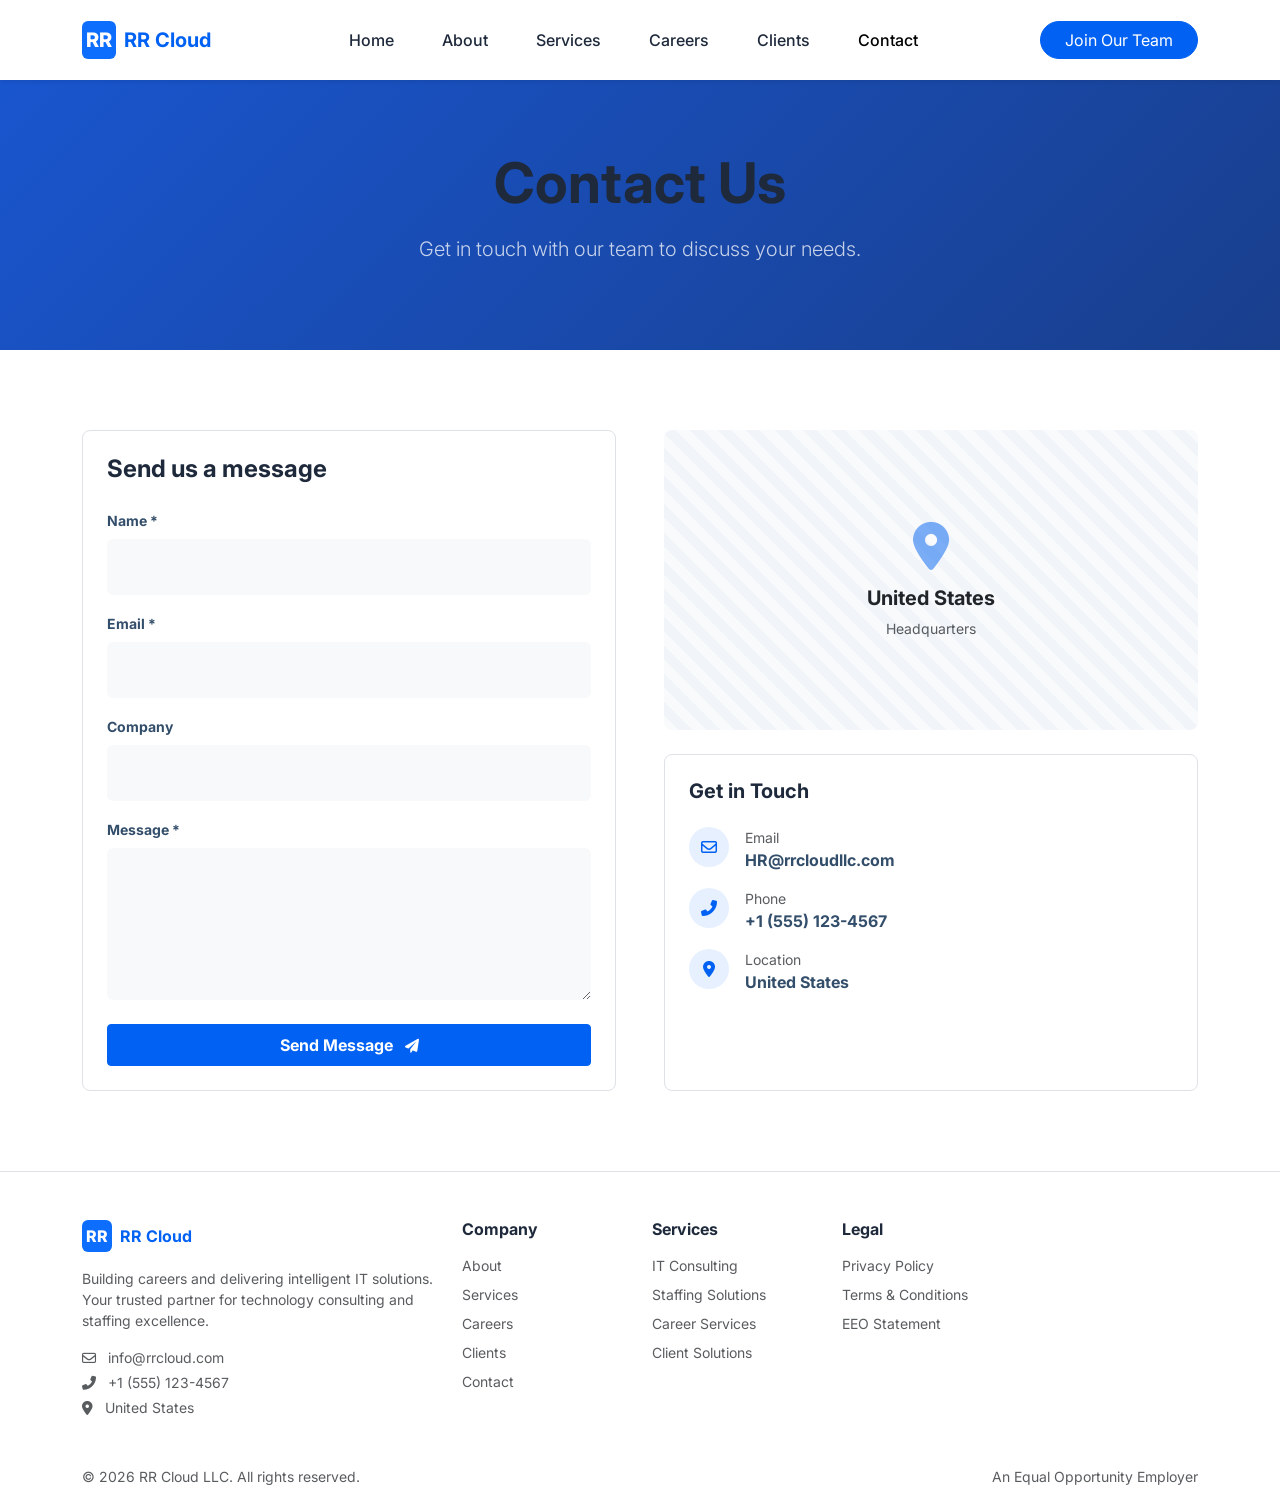
<file: contact.html>
<!DOCTYPE html>
<html lang="en">

<head>
    <meta charset="UTF-8">
    <meta name="viewport" content="width=device-width, initial-scale=1.0">
    <title>Contact Us - RR Cloud</title>
    <!-- Bootstrap 5 CSS -->
    <link href="https://cdn.jsdelivr.net/npm/bootstrap@5.3.0/dist/css/bootstrap.min.css" rel="stylesheet">
    <!-- Google Fonts -->
    <link href="https://fonts.googleapis.com/css2?family=Inter:wght@300;400;500;600;700&display=swap" rel="stylesheet">
    <!-- Custom CSS -->
    <link rel="stylesheet" href="style.css">
    <!-- Font Awesome -->
    <link rel="stylesheet" href="https://cdnjs.cloudflare.com/ajax/libs/font-awesome/6.0.0/css/all.min.css">
</head>

<body>

    <!-- Navbar -->
    <nav class="navbar navbar-expand-lg navbar-light fixed-top bg-white shadow-sm">
        <div class="container">
            <a class="navbar-brand fw-bold text-primary d-flex align-items-center" href="index.html">
                <span class="bg-primary text-white p-1 rounded me-2 fs-5">RR</span> RR Cloud
            </a>
            <button class="navbar-toggler" type="button" data-bs-toggle="collapse" data-bs-target="#navbarNav">
                <span class="navbar-toggler-icon"></span>
            </button>
            <div class="collapse navbar-collapse" id="navbarNav">
                <ul class="navbar-nav mx-auto">
                    <li class="nav-item"><a class="nav-link" href="index.html">Home</a></li>
                    <li class="nav-item"><a class="nav-link" href="about.html">About</a></li>
                    <li class="nav-item"><a class="nav-link" href="services.html">Services</a></li>
                    <li class="nav-item"><a class="nav-link" href="careers.html">Careers</a></li>
                    <li class="nav-item"><a class="nav-link" href="clients.html">Clients</a></li>
                    <li class="nav-item"><a class="nav-link active" href="contact.html">Contact</a></li>
                </ul>
                <a href="careers.html" class="btn btn-primary px-4 rounded-pill">Join Our Team</a>
            </div>
        </div>
    </nav>

    <!-- Page Header -->
    <section class="page-header d-flex flex-column justify-content-center align-items-center text-center text-white">
        <div class="container">
            <h1 class="display-4 fw-bold mb-3">Contact Us</h1>
            <p class="lead opacity-75">Get in touch with our team to discuss your needs.</p>
        </div>
    </section>

    <!-- Main Content -->
    <section class="py-6 bg-white">
        <div class="container">
            <div class="row g-5">
                <!-- Contact Form -->
                <div class="col-lg-6">
                    <div class="p-4 border rounded-3 h-100 bg-white">
                        <h4 class="fw-bold mb-4">Send us a message</h4>
                        <form>
                            <div class="mb-3">
                                <label for="contactName" class="form-label fw-bold small">Name *</label>
                                <input type="text" class="form-control bg-light border-0 p-3" id="contactName">
                            </div>
                            <div class="mb-3">
                                <label for="contactEmail" class="form-label fw-bold small">Email *</label>
                                <input type="email" class="form-control bg-light border-0 p-3" id="contactEmail">
                            </div>
                            <div class="mb-3">
                                <label for="contactCompany" class="form-label fw-bold small">Company</label>
                                <input type="text" class="form-control bg-light border-0 p-3" id="contactCompany">
                            </div>
                            <div class="mb-4">
                                <label for="contactMessage" class="form-label fw-bold small">Message *</label>
                                <textarea class="form-control bg-light border-0 p-3" id="contactMessage"
                                    rows="5"></textarea>
                            </div>
                            <button type="submit" class="btn btn-primary px-4 py-2 rounded-1 fw-bold w-100">Send Message
                                <i class="fas fa-paper-plane ms-2 small"></i></button>
                        </form>
                    </div>
                </div>

                <!-- Info and Map -->
                <div class="col-lg-6">
                    <div class="d-flex flex-column h-100">
                        <!-- Map Placeholder -->
                        <div class="map-placeholder rounded-3 d-flex flex-column align-items-center justify-content-center text-muted mb-4 p-5"
                            style="min-height: 300px; background: repeating-linear-gradient(45deg, #f8fafc, #f8fafc 10px, #f1f5f9 10px, #f1f5f9 20px);">
                            <i class="fas fa-map-marker-alt fa-3x mb-3 text-primary opacity-50"></i>
                            <h5 class="fw-bold text-dark">United States</h5>
                            <p class="small mb-0 text-muted">Headquarters</p>
                        </div>

                        <!-- Get in Touch -->
                        <div class="p-4 border rounded-3 bg-white h-100">
                            <h5 class="fw-bold mb-4">Get in Touch</h5>
                            <div class="d-flex mb-3">
                                <div class="icon-box bg-soft-primary text-primary rounded-circle d-flex align-items-center justify-content-center me-3"
                                    style="width: 40px; height: 40px; flex-shrink: 0;">
                                    <i class="far fa-envelope"></i>
                                </div>
                                <div>
                                    <p class="small text-muted mb-0">Email</p>
                                    <p class="fw-bold mb-0">HR@rrcloudllc.com</p>
                                </div>
                            </div>
                            <div class="d-flex mb-3">
                                <div class="icon-box bg-soft-primary text-primary rounded-circle d-flex align-items-center justify-content-center me-3"
                                    style="width: 40px; height: 40px; flex-shrink: 0;">
                                    <i class="fas fa-phone-alt"></i>
                                </div>
                                <div>
                                    <p class="small text-muted mb-0">Phone</p>
                                    <p class="fw-bold mb-0">+1 (555) 123-4567</p>
                                </div>
                            </div>
                            <div class="d-flex">
                                <div class="icon-box bg-soft-primary text-primary rounded-circle d-flex align-items-center justify-content-center me-3"
                                    style="width: 40px; height: 40px; flex-shrink: 0;">
                                    <i class="fas fa-map-marker-alt"></i>
                                </div>
                                <div>
                                    <p class="small text-muted mb-0">Location</p>
                                    <p class="fw-bold mb-0">United States</p>
                                </div>
                            </div>
                        </div>
                    </div>
                </div>
            </div>
        </div>
    </section>

    <!-- Footer -->
    <footer class="bg-white pt-5 pb-4 border-top">
        <div class="container">
            <div class="row gy-4">
                <div class="col-lg-4 col-md-6">
                    <a class="navbar-brand fw-bold text-primary d-flex align-items-center mb-3" href="#">
                        <span class="bg-primary text-white p-1 rounded me-2 fs-6">RR</span> RR Cloud
                    </a>
                    <p class="text-muted small">Building careers and delivering intelligent IT solutions. Your trusted
                        partner for technology consulting and staffing excellence.</p>
                    <div class="contact-info small text-muted mt-3">
                        <p class="mb-1"><i class="far fa-envelope me-2"></i> info@rrcloud.com</p>
                        <p class="mb-1"><i class="fas fa-phone-alt me-2"></i> +1 (555) 123-4567</p>
                        <p class="mb-0"><i class="fas fa-map-marker-alt me-2"></i> United States</p>
                    </div>
                </div>
                <div class="col-lg-2 col-md-3 col-6">
                    <h6 class="fw-bold mb-3">Company</h6>
                    <ul class="list-unstyled small text-muted">
                        <li class="mb-2"><a href="about.html" class="text-decoration-none text-muted">About</a></li>
                        <li class="mb-2"><a href="services.html" class="text-decoration-none text-muted">Services</a>
                        </li>
                        <li class="mb-2"><a href="careers.html" class="text-decoration-none text-muted">Careers</a></li>
                        <li class="mb-2"><a href="clients.html" class="text-decoration-none text-muted">Clients</a></li>
                        <li class="mb-2"><a href="contact.html" class="text-decoration-none text-muted">Contact</a></li>
                    </ul>
                </div>
                <div class="col-lg-2 col-md-3 col-6">
                    <h6 class="fw-bold mb-3">Services</h6>
                    <ul class="list-unstyled small text-muted">
                        <li class="mb-2"><a href="#" class="text-decoration-none text-muted">IT Consulting</a></li>
                        <li class="mb-2"><a href="#" class="text-decoration-none text-muted">Staffing Solutions</a></li>
                        <li class="mb-2"><a href="#" class="text-decoration-none text-muted">Career Services</a></li>
                        <li class="mb-2"><a href="#" class="text-decoration-none text-muted">Client Solutions</a></li>
                    </ul>
                </div>
                <div class="col-lg-2 col-md-3 col-6">
                    <h6 class="fw-bold mb-3">Legal</h6>
                    <ul class="list-unstyled small text-muted">
                        <li class="mb-2"><a href="#" class="text-decoration-none text-muted">Privacy Policy</a></li>
                        <li class="mb-2"><a href="#" class="text-decoration-none text-muted">Terms & Conditions</a></li>
                        <li class="mb-2"><a href="#" class="text-decoration-none text-muted">EEO Statement</a></li>
                    </ul>
                </div>
            </div>
            <div class="row mt-5">
                <div class="col-md-6 text-center text-md-start">
                    <p class="small text-muted mb-0">&copy; 2026 RR Cloud LLC. All rights reserved.</p>
                </div>
                <div class="col-md-6 text-center text-md-end">
                    <p class="small text-muted mb-0">An Equal Opportunity Employer</p>
                </div>
            </div>
        </div>
    </footer>

    <script src="https://cdn.jsdelivr.net/npm/bootstrap@5.3.0/dist/js/bootstrap.bundle.min.js"></script>
</body>

</html>
</file>
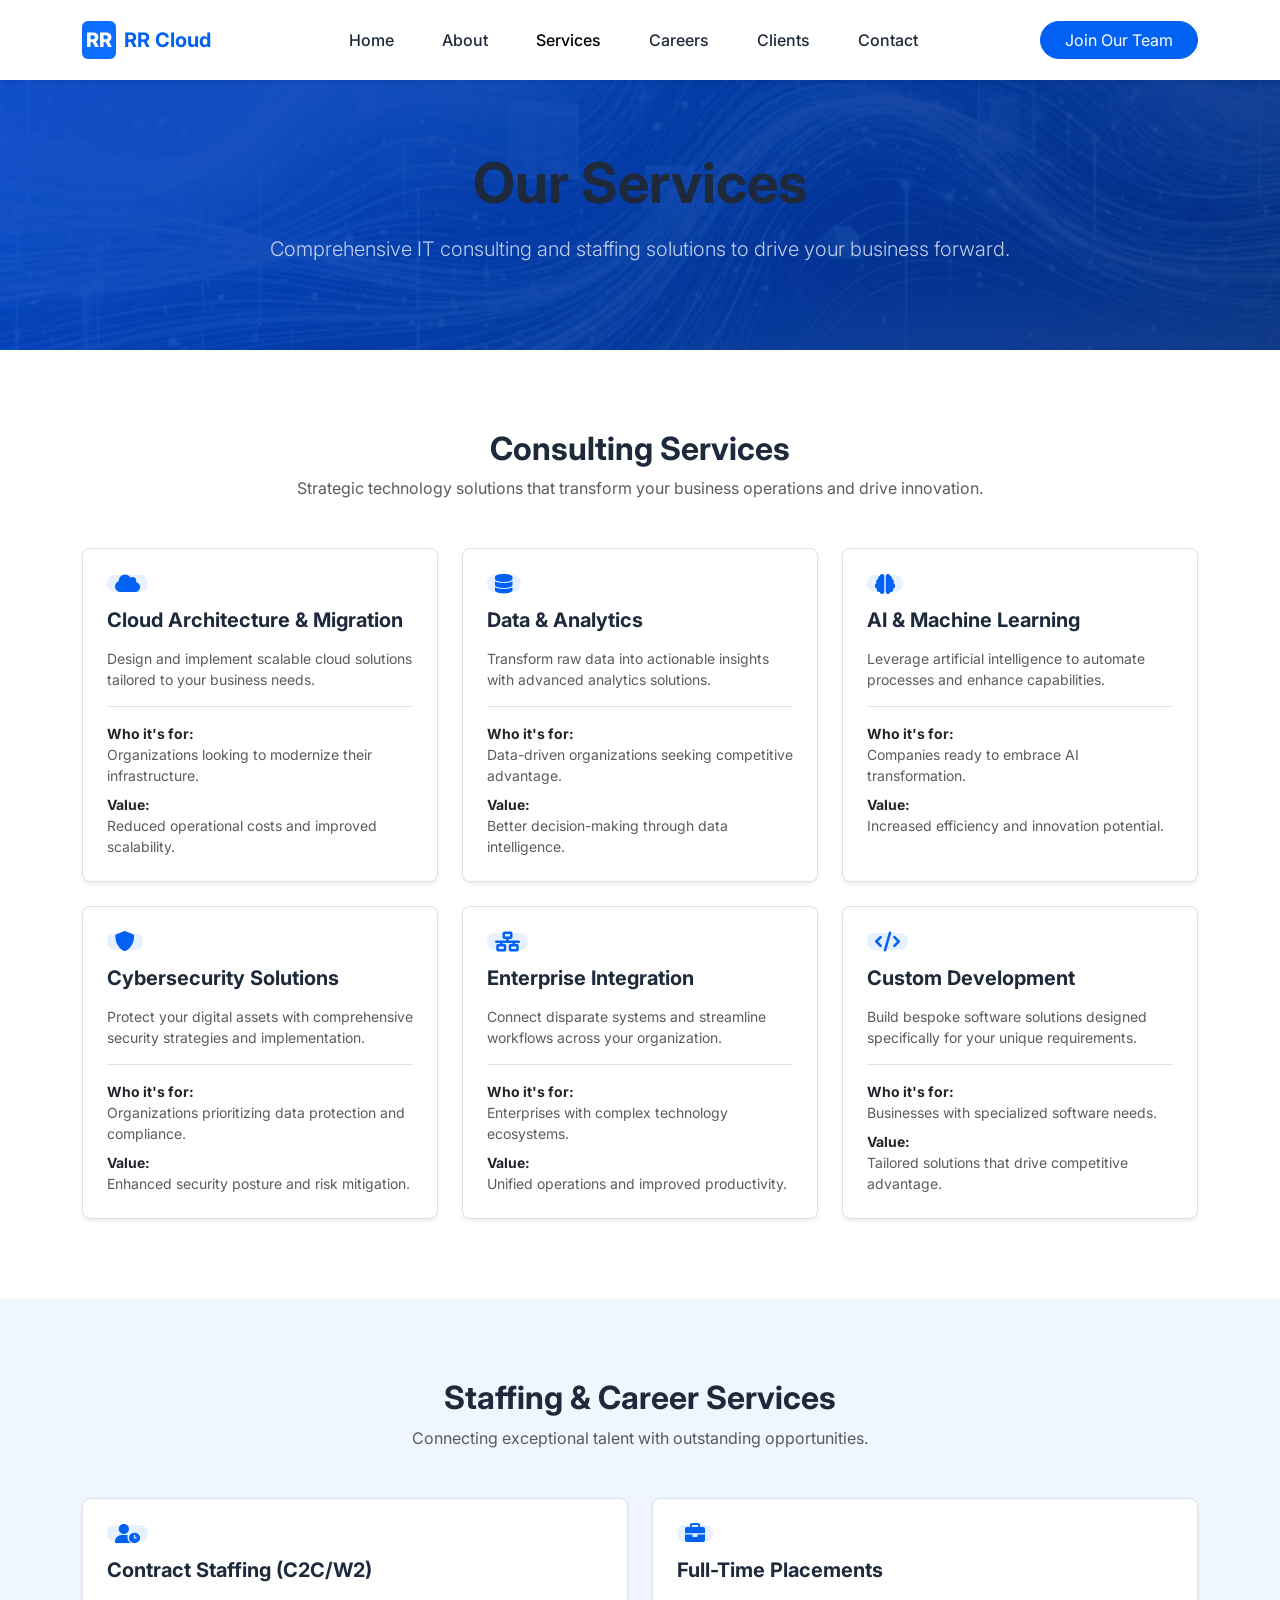
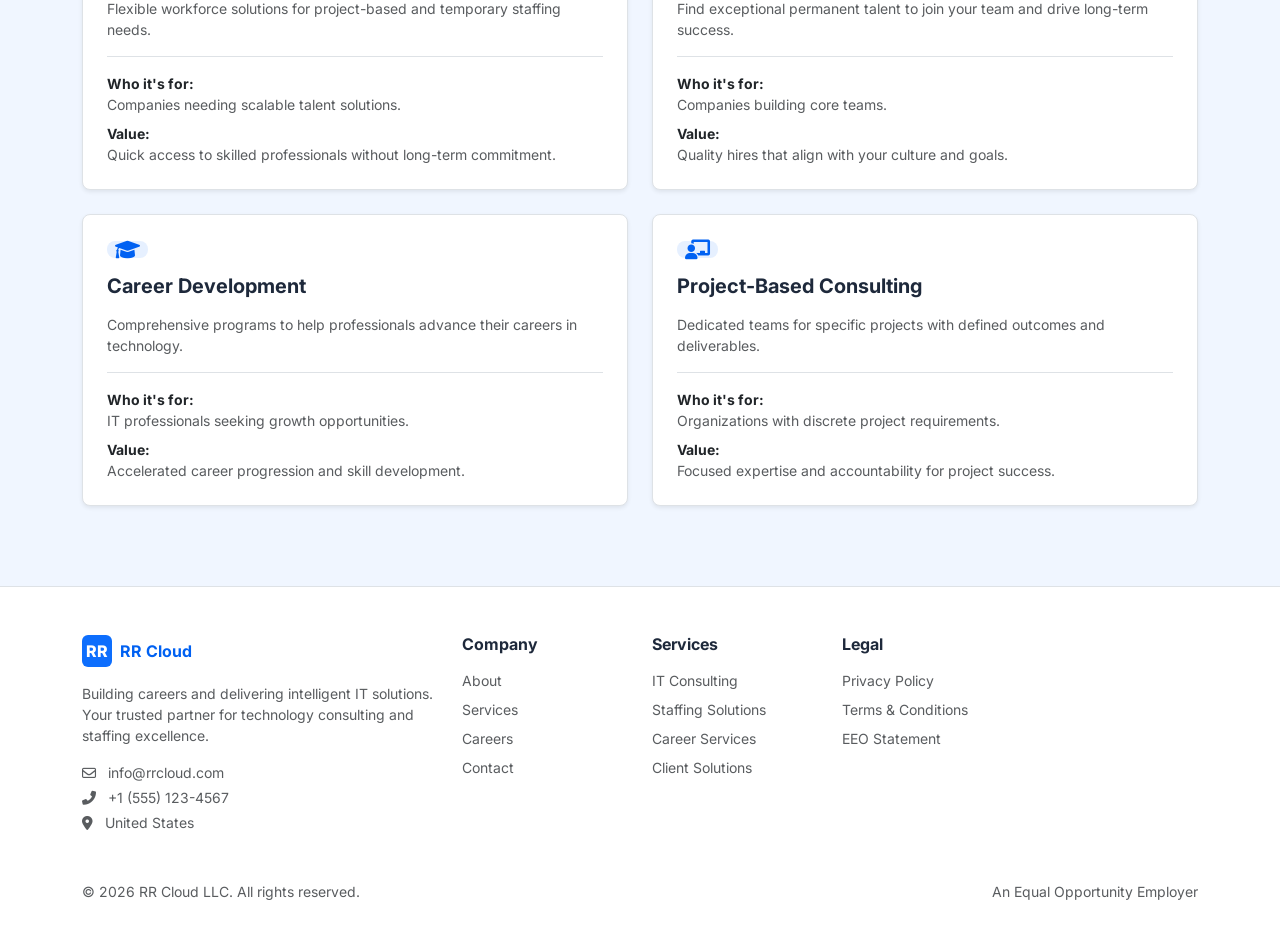
<file: services.html>
<!DOCTYPE html>
<html lang="en">

<head>
    <meta charset="UTF-8">
    <meta name="viewport" content="width=device-width, initial-scale=1.0">
    <title>Services - RR Cloud</title>
    <!-- Bootstrap 5 CSS -->
    <link href="https://cdn.jsdelivr.net/npm/bootstrap@5.3.0/dist/css/bootstrap.min.css" rel="stylesheet">
    <!-- Google Fonts -->
    <link href="https://fonts.googleapis.com/css2?family=Inter:wght@300;400;500;600;700&display=swap" rel="stylesheet">
    <!-- Custom CSS -->
    <link rel="stylesheet" href="style.css">
    <!-- Font Awesome -->
    <link rel="stylesheet" href="https://cdnjs.cloudflare.com/ajax/libs/font-awesome/6.0.0/css/all.min.css">
</head>

<body>

    <!-- Navbar -->
    <nav class="navbar navbar-expand-lg navbar-light fixed-top bg-white shadow-sm">
        <div class="container">
            <a class="navbar-brand fw-bold text-primary d-flex align-items-center" href="index.html">
                <span class="bg-primary text-white p-1 rounded me-2 fs-5">RR</span> RR Cloud
            </a>
            <button class="navbar-toggler" type="button" data-bs-toggle="collapse" data-bs-target="#navbarNav">
                <span class="navbar-toggler-icon"></span>
            </button>
            <div class="collapse navbar-collapse" id="navbarNav">
                <ul class="navbar-nav mx-auto">
                    <li class="nav-item"><a class="nav-link" href="index.html">Home</a></li>
                    <li class="nav-item"><a class="nav-link" href="about.html">About</a></li>
                    <li class="nav-item"><a class="nav-link active" href="services.html">Services</a></li>
                    <li class="nav-item"><a class="nav-link" href="careers.html">Careers</a></li>
                    <li class="nav-item"><a class="nav-link" href="clients.html">Clients</a></li>
                    <li class="nav-item"><a class="nav-link" href="contact.html">Contact</a></li>
                </ul>
                <a href="careers.html" class="btn btn-primary px-4 rounded-pill">Join Our Team</a>
            </div>
        </div>
    </nav>

    <!-- Page Header -->
    <section class="page-header d-flex flex-column justify-content-center align-items-center text-center text-white"
        style="background: linear-gradient(135deg, rgba(0, 68, 204, 0.9) 0%, rgba(0, 42, 128, 0.9) 100%), url('images/services_bg_1769239474989.png'); background-size: cover; background-position: center;">
        <div class="container">
            <h1 class="display-4 fw-bold mb-3">Our Services</h1>
            <p class="lead opacity-75">Comprehensive IT consulting and staffing solutions to drive your business
                forward.</p>
        </div>
    </section>

    <!-- Consulting Services -->
    <section class="py-6 bg-white">
        <div class="container">
            <div class="text-center mb-5">
                <h2 class="fw-bold">Consulting Services</h2>
                <p class="text-muted">Strategic technology solutions that transform your business operations and drive
                    innovation.</p>
            </div>
            <div class="row g-4">
                <!-- Card 1 -->
                <div class="col-lg-4 col-md-6">
                    <div class="service-detail-card h-100 p-4 border rounded-3 bg-white shadow-sm hover-lift">
                        <div
                            class="icon-box bg-soft-primary text-primary rounded-3 mb-3 d-inline-flex align-items-center justify-content-center p-2">
                            <i class="fas fa-cloud fa-lg"></i>
                        </div>
                        <h5 class="fw-bold mb-3">Cloud Architecture & Migration</h5>
                        <p class="text-muted small mb-3">Design and implement scalable cloud solutions tailored to your
                            business needs.</p>
                        <div class="border-top pt-3 mt-3">
                            <p class="small mb-1"><span class="fw-bold text-dark">Who it's for:</span><br><span
                                    class="text-muted">Organizations looking to modernize their infrastructure.</span>
                            </p>
                            <p class="small mb-0 mt-2"><span class="fw-bold text-dark">Value:</span><br><span
                                    class="text-muted">Reduced operational costs and improved scalability.</span></p>
                        </div>
                    </div>
                </div>
                <!-- Card 2 -->
                <div class="col-lg-4 col-md-6">
                    <div class="service-detail-card h-100 p-4 border rounded-3 bg-white shadow-sm hover-lift">
                        <div
                            class="icon-box bg-soft-primary text-primary rounded-3 mb-3 d-inline-flex align-items-center justify-content-center p-2">
                            <i class="fas fa-database fa-lg"></i>
                        </div>
                        <h5 class="fw-bold mb-3">Data & Analytics</h5>
                        <p class="text-muted small mb-3">Transform raw data into actionable insights with advanced
                            analytics solutions.</p>
                        <div class="border-top pt-3 mt-3">
                            <p class="small mb-1"><span class="fw-bold text-dark">Who it's for:</span><br><span
                                    class="text-muted">Data-driven organizations seeking competitive advantage.</span>
                            </p>
                            <p class="small mb-0 mt-2"><span class="fw-bold text-dark">Value:</span><br><span
                                    class="text-muted">Better decision-making through data intelligence.</span></p>
                        </div>
                    </div>
                </div>
                <!-- Card 3 -->
                <div class="col-lg-4 col-md-6">
                    <div class="service-detail-card h-100 p-4 border rounded-3 bg-white shadow-sm hover-lift">
                        <div
                            class="icon-box bg-soft-primary text-primary rounded-3 mb-3 d-inline-flex align-items-center justify-content-center p-2">
                            <i class="fas fa-brain fa-lg"></i>
                        </div>
                        <h5 class="fw-bold mb-3">AI & Machine Learning</h5>
                        <p class="text-muted small mb-3">Leverage artificial intelligence to automate processes and
                            enhance capabilities.</p>
                        <div class="border-top pt-3 mt-3">
                            <p class="small mb-1"><span class="fw-bold text-dark">Who it's for:</span><br><span
                                    class="text-muted">Companies ready to embrace AI transformation.</span></p>
                            <p class="small mb-0 mt-2"><span class="fw-bold text-dark">Value:</span><br><span
                                    class="text-muted">Increased efficiency and innovation potential.</span></p>
                        </div>
                    </div>
                </div>
                <!-- Card 4 -->
                <div class="col-lg-4 col-md-6">
                    <div class="service-detail-card h-100 p-4 border rounded-3 bg-white shadow-sm hover-lift">
                        <div
                            class="icon-box bg-soft-primary text-primary rounded-3 mb-3 d-inline-flex align-items-center justify-content-center p-2">
                            <i class="fas fa-shield-alt fa-lg"></i>
                        </div>
                        <h5 class="fw-bold mb-3">Cybersecurity Solutions</h5>
                        <p class="text-muted small mb-3">Protect your digital assets with comprehensive security
                            strategies and implementation.</p>
                        <div class="border-top pt-3 mt-3">
                            <p class="small mb-1"><span class="fw-bold text-dark">Who it's for:</span><br><span
                                    class="text-muted">Organizations prioritizing data protection and compliance.</span>
                            </p>
                            <p class="small mb-0 mt-2"><span class="fw-bold text-dark">Value:</span><br><span
                                    class="text-muted">Enhanced security posture and risk mitigation.</span></p>
                        </div>
                    </div>
                </div>
                <!-- Card 5 -->
                <div class="col-lg-4 col-md-6">
                    <div class="service-detail-card h-100 p-4 border rounded-3 bg-white shadow-sm hover-lift">
                        <div
                            class="icon-box bg-soft-primary text-primary rounded-3 mb-3 d-inline-flex align-items-center justify-content-center p-2">
                            <i class="fas fa-network-wired fa-lg"></i>
                        </div>
                        <h5 class="fw-bold mb-3">Enterprise Integration</h5>
                        <p class="text-muted small mb-3">Connect disparate systems and streamline workflows across your
                            organization.</p>
                        <div class="border-top pt-3 mt-3">
                            <p class="small mb-1"><span class="fw-bold text-dark">Who it's for:</span><br><span
                                    class="text-muted">Enterprises with complex technology ecosystems.</span></p>
                            <p class="small mb-0 mt-2"><span class="fw-bold text-dark">Value:</span><br><span
                                    class="text-muted">Unified operations and improved productivity.</span></p>
                        </div>
                    </div>
                </div>
                <!-- Card 6 -->
                <div class="col-lg-4 col-md-6">
                    <div class="service-detail-card h-100 p-4 border rounded-3 bg-white shadow-sm hover-lift">
                        <div
                            class="icon-box bg-soft-primary text-primary rounded-3 mb-3 d-inline-flex align-items-center justify-content-center p-2">
                            <i class="fas fa-code fa-lg"></i>
                        </div>
                        <h5 class="fw-bold mb-3">Custom Development</h5>
                        <p class="text-muted small mb-3">Build bespoke software solutions designed specifically for your
                            unique requirements.</p>
                        <div class="border-top pt-3 mt-3">
                            <p class="small mb-1"><span class="fw-bold text-dark">Who it's for:</span><br><span
                                    class="text-muted">Businesses with specialized software needs.</span></p>
                            <p class="small mb-0 mt-2"><span class="fw-bold text-dark">Value:</span><br><span
                                    class="text-muted">Tailored solutions that drive competitive advantage.</span></p>
                        </div>
                    </div>
                </div>
            </div>
        </div>
    </section>

    <!-- Staffing & Career Services -->
    <section class="py-6 bg-soft-blue">
        <div class="container">
            <div class="text-center mb-5">
                <h2 class="fw-bold">Staffing & Career Services</h2>
                <p class="text-muted">Connecting exceptional talent with outstanding opportunities.</p>
            </div>
            <div class="row g-4 justify-content-center">
                <!-- Card 1 -->
                <div class="col-lg-6">
                    <div class="service-detail-card h-100 p-4 border rounded-3 bg-white shadow-sm hover-lift">
                        <div
                            class="icon-box bg-soft-primary text-primary rounded-3 mb-3 d-inline-flex align-items-center justify-content-center p-2">
                            <i class="fas fa-user-clock fa-lg"></i>
                        </div>
                        <h5 class="fw-bold mb-3">Contract Staffing (C2C/W2)</h5>
                        <p class="text-muted small mb-3">Flexible workforce solutions for project-based and temporary
                            staffing needs.</p>
                        <div class="border-top pt-3 mt-3">
                            <p class="small mb-1"><span class="fw-bold text-dark">Who it's for:</span><br><span
                                    class="text-muted">Companies needing scalable talent solutions.</span></p>
                            <p class="small mb-0 mt-2"><span class="fw-bold text-dark">Value:</span><br><span
                                    class="text-muted">Quick access to skilled professionals without long-term
                                    commitment.</span></p>
                        </div>
                    </div>
                </div>
                <!-- Card 2 -->
                <div class="col-lg-6">
                    <div class="service-detail-card h-100 p-4 border rounded-3 bg-white shadow-sm hover-lift">
                        <div
                            class="icon-box bg-soft-primary text-primary rounded-3 mb-3 d-inline-flex align-items-center justify-content-center p-2">
                            <i class="fas fa-briefcase fa-lg"></i>
                        </div>
                        <h5 class="fw-bold mb-3">Full-Time Placements</h5>
                        <p class="text-muted small mb-3">Find exceptional permanent talent to join your team and drive
                            long-term success.</p>
                        <div class="border-top pt-3 mt-3">
                            <p class="small mb-1"><span class="fw-bold text-dark">Who it's for:</span><br><span
                                    class="text-muted">Companies building core teams.</span></p>
                            <p class="small mb-0 mt-2"><span class="fw-bold text-dark">Value:</span><br><span
                                    class="text-muted">Quality hires that align with your culture and goals.</span></p>
                        </div>
                    </div>
                </div>
                <!-- Card 3 -->
                <div class="col-lg-6">
                    <div class="service-detail-card h-100 p-4 border rounded-3 bg-white shadow-sm hover-lift">
                        <div
                            class="icon-box bg-soft-primary text-primary rounded-3 mb-3 d-inline-flex align-items-center justify-content-center p-2">
                            <i class="fas fa-graduation-cap fa-lg"></i>
                        </div>
                        <h5 class="fw-bold mb-3">Career Development</h5>
                        <p class="text-muted small mb-3">Comprehensive programs to help professionals advance their
                            careers in technology.</p>
                        <div class="border-top pt-3 mt-3">
                            <p class="small mb-1"><span class="fw-bold text-dark">Who it's for:</span><br><span
                                    class="text-muted">IT professionals seeking growth opportunities.</span></p>
                            <p class="small mb-0 mt-2"><span class="fw-bold text-dark">Value:</span><br><span
                                    class="text-muted">Accelerated career progression and skill development.</span></p>
                        </div>
                    </div>
                </div>
                <!-- Card 4 -->
                <div class="col-lg-6">
                    <div class="service-detail-card h-100 p-4 border rounded-3 bg-white shadow-sm hover-lift">
                        <div
                            class="icon-box bg-soft-primary text-primary rounded-3 mb-3 d-inline-flex align-items-center justify-content-center p-2">
                            <i class="fas fa-chalkboard-teacher fa-lg"></i>
                        </div>
                        <h5 class="fw-bold mb-3">Project-Based Consulting</h5>
                        <p class="text-muted small mb-3">Dedicated teams for specific projects with defined outcomes and
                            deliverables.</p>
                        <div class="border-top pt-3 mt-3">
                            <p class="small mb-1"><span class="fw-bold text-dark">Who it's for:</span><br><span
                                    class="text-muted">Organizations with discrete project requirements.</span></p>
                            <p class="small mb-0 mt-2"><span class="fw-bold text-dark">Value:</span><br><span
                                    class="text-muted">Focused expertise and accountability for project success.</span>
                            </p>
                        </div>
                    </div>
                </div>
            </div>
        </div>
    </section>

    <!-- Footer -->
    <footer class="bg-white pt-5 pb-4 border-top">
        <div class="container">
            <div class="row gy-4">
                <div class="col-lg-4 col-md-6">
                    <a class="navbar-brand fw-bold text-primary d-flex align-items-center mb-3" href="#">
                        <span class="bg-primary text-white p-1 rounded me-2 fs-6">RR</span> RR Cloud
                    </a>
                    <p class="text-muted small">Building careers and delivering intelligent IT solutions. Your trusted
                        partner for technology consulting and staffing excellence.</p>
                    <div class="contact-info small text-muted mt-3">
                        <p class="mb-1"><i class="far fa-envelope me-2"></i> info@rrcloud.com</p>
                        <p class="mb-1"><i class="fas fa-phone-alt me-2"></i> +1 (555) 123-4567</p>
                        <p class="mb-0"><i class="fas fa-map-marker-alt me-2"></i> United States</p>
                    </div>
                </div>
                <div class="col-lg-2 col-md-3 col-6">
                    <h6 class="fw-bold mb-3">Company</h6>
                    <ul class="list-unstyled small text-muted">
                        <li class="mb-2"><a href="about.html" class="text-decoration-none text-muted">About</a></li>
                        <li class="mb-2"><a href="services.html" class="text-decoration-none text-muted">Services</a>
                        </li>
                        <li class="mb-2"><a href="#" class="text-decoration-none text-muted">Careers</a></li>
                        <li class="mb-2"><a href="#" class="text-decoration-none text-muted">Contact</a></li>
                    </ul>
                </div>
                <div class="col-lg-2 col-md-3 col-6">
                    <h6 class="fw-bold mb-3">Services</h6>
                    <ul class="list-unstyled small text-muted">
                        <li class="mb-2"><a href="#" class="text-decoration-none text-muted">IT Consulting</a></li>
                        <li class="mb-2"><a href="#" class="text-decoration-none text-muted">Staffing Solutions</a></li>
                        <li class="mb-2"><a href="#" class="text-decoration-none text-muted">Career Services</a></li>
                        <li class="mb-2"><a href="#" class="text-decoration-none text-muted">Client Solutions</a></li>
                    </ul>
                </div>
                <div class="col-lg-2 col-md-3 col-6">
                    <h6 class="fw-bold mb-3">Legal</h6>
                    <ul class="list-unstyled small text-muted">
                        <li class="mb-2"><a href="#" class="text-decoration-none text-muted">Privacy Policy</a></li>
                        <li class="mb-2"><a href="#" class="text-decoration-none text-muted">Terms & Conditions</a></li>
                        <li class="mb-2"><a href="#" class="text-decoration-none text-muted">EEO Statement</a></li>
                    </ul>
                </div>
            </div>
            <div class="row mt-5">
                <div class="col-md-6 text-center text-md-start">
                    <p class="small text-muted mb-0">&copy; 2026 RR Cloud LLC. All rights reserved.</p>
                </div>
                <div class="col-md-6 text-center text-md-end">
                    <p class="small text-muted mb-0">An Equal Opportunity Employer</p>
                </div>
            </div>
        </div>
    </footer>

    <script src="https://cdn.jsdelivr.net/npm/bootstrap@5.3.0/dist/js/bootstrap.bundle.min.js"></script>
</body>

</html>
</file>
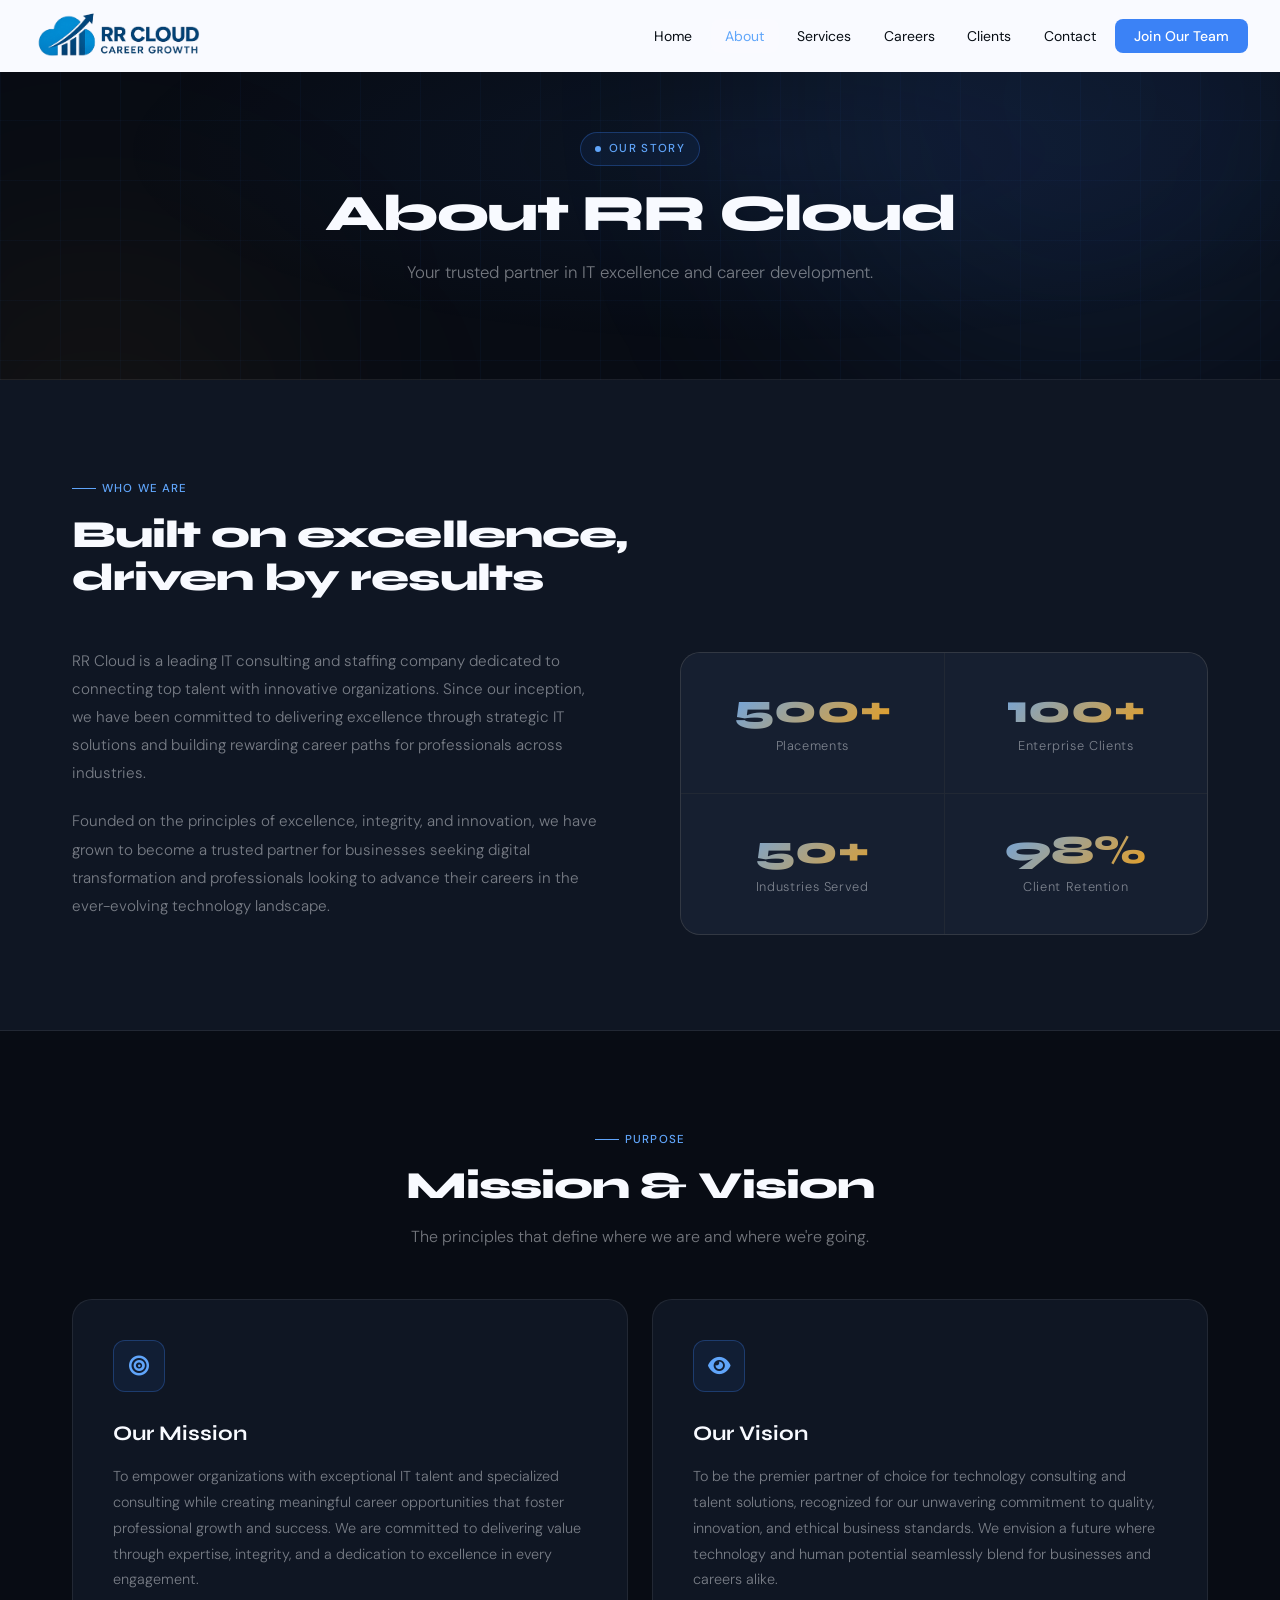
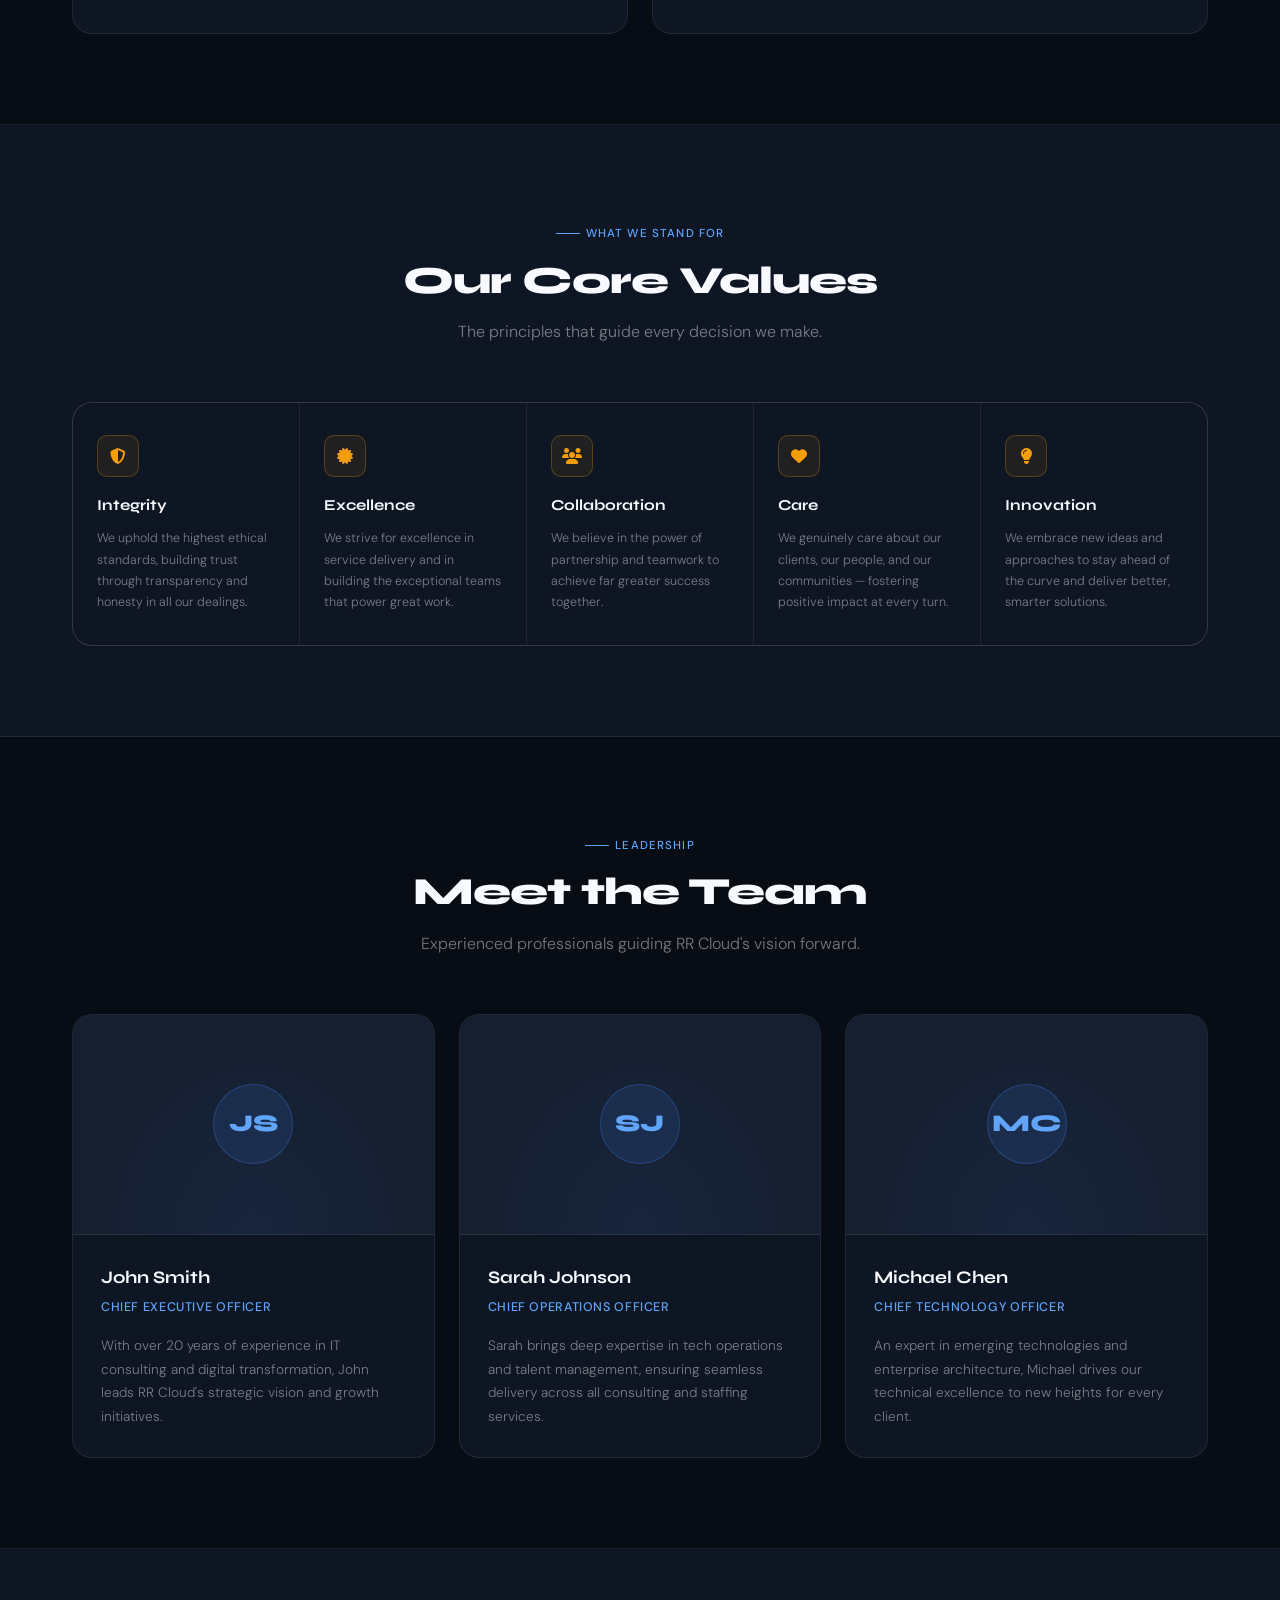
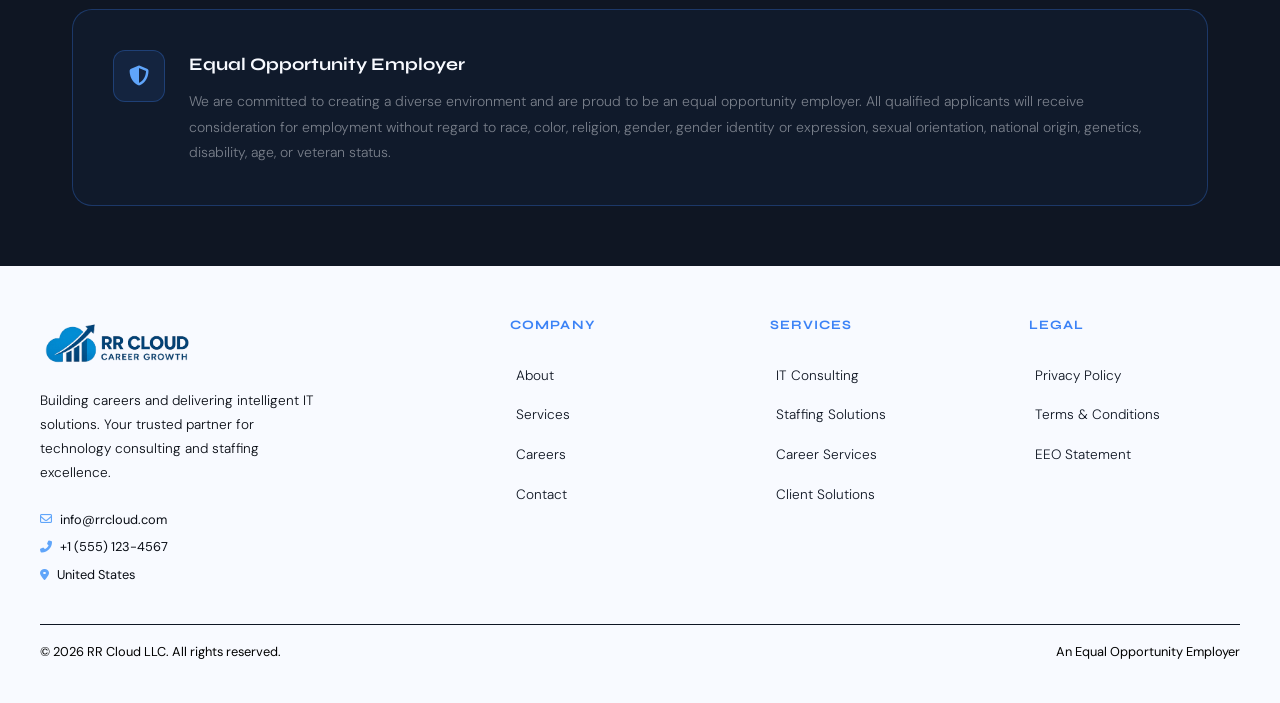
<file: new/about.html>
<!DOCTYPE html>
<html lang="en">

<head>
  <meta charset="UTF-8">
  <meta name="viewport" content="width=device-width, initial-scale=1.0">
  <title>About Us — RR Cloud</title>
  <link
    href="https://fonts.googleapis.com/css2?family=Syne:wght@400;600;700;800&family=DM+Sans:ital,opsz,wght@0,9..40,300;0,9..40,400;0,9..40,500;1,9..40,300&display=swap"
    rel="stylesheet">
  <link rel="stylesheet" href="https://cdnjs.cloudflare.com/ajax/libs/font-awesome/6.5.0/css/all.min.css">
  <style>
    :root {
      --ink: #080c14;
      --ink2: #0f1623;
      --ink3: #161f30;
      --surface: #1a2540;
      --accent: #3b82f6;
      --accent2: #60a5fa;
      --gold: #f59e0b;
      --white: #f8faff;
      --muted: rgba(248, 250, 255, 0.45);
      --border: rgba(248, 250, 255, 0.08);
      --border2: rgba(59, 130, 246, 0.3);
      --r: 12px;
      --r2: 20px;
    }

    *,
    *::before,
    *::after {
      box-sizing: border-box;
      margin: 0;
      padding: 0;
    }

    html {
      scroll-behavior: smooth;
    }

    body {
      font-family: 'DM Sans', sans-serif;
      background: var(--ink);
      color: var(--white);
      line-height: 1.7;
      overflow-x: hidden;
    }

    body::before {
      content: '';
      position: fixed;
      inset: 0;
      background-image:
        linear-gradient(rgba(59, 130, 246, 0.04) 1px, transparent 1px),
        linear-gradient(90deg, rgba(59, 130, 246, 0.04) 1px, transparent 1px);
      background-size: 60px 60px;
      pointer-events: none;
      z-index: 0;
    }

    .orb {
      position: fixed;
      border-radius: 50%;
      filter: blur(120px);
      pointer-events: none;
      z-index: 0;
    }

    .orb-1 {
      width: 600px;
      height: 600px;
      background: rgba(59, 130, 246, 0.1);
      top: -200px;
      right: -100px;
    }

    .orb-2 {
      width: 400px;
      height: 400px;
      background: rgba(245, 158, 11, 0.05);
      bottom: 30%;
      left: -100px;
    }

    /* NAV */
    nav {
      position: fixed;
      top: 0;
      left: 0;
      right: 0;
      z-index: 100;
      padding: 0 2rem;
      height: 72px;
      display: flex;
      align-items: center;
      justify-content: space-between;
      border-bottom: 1px solid var(--border);
      background: #F9FAFF;
      backdrop-filter: blur(20px);
      transition: background 0.3s;
    }

    .logo {
      display: flex;
      align-items: center;
      gap: 10px;
      text-decoration: none;
      font-family: 'Syne', sans-serif;
      font-weight: 800;
      font-size: 1.2rem;
      color: var(--white);
      letter-spacing: -0.02em;
    }

    .logo-badge {
      width: 36px;
      height: 36px;
      background: var(--accent);
      border-radius: 8px;
      display: flex;
      align-items: center;
      justify-content: center;
      font-size: 0.85rem;
      font-weight: 800;
      color: #fff;
      position: relative;
      overflow: hidden;
    }

    .logo-badge::after {
      content: '';
      position: absolute;
      inset: 0;
      background: linear-gradient(135deg, rgba(255, 255, 255, 0.25) 0%, transparent 60%);
    }

    .nav-links {
      display: flex;
      align-items: center;
      gap: 0.25rem;
      list-style: none;
    }

    .nav-links a {
      text-decoration: none;
      color: #070D14;
      font-size: 0.875rem;
      font-weight: 400;
      padding: 0.5rem 0.9rem;
      border-radius: 8px;
      transition: all 0.2s;
    }

    .nav-links a:hover,
    .nav-links a.active {
      color: #60A6FA;
      background: var(--border);
    }

    .btn-nav {
      background: var(--accent) !important;
      color: #fff !important;
      border-radius: 8px !important;
      font-weight: 500 !important;
      padding: 0.5rem 1.2rem !important;
    }

    .btn-nav:hover {
      background: var(--accent2) !important;
      box-shadow: 0 8px 25px rgba(59, 130, 246, 0.35) !important;
    }

    /* PAGE HEADER */
    .page-header {
      min-height: 380px;
      display: flex;
      flex-direction: column;
      align-items: center;
      justify-content: center;
      text-align: center;
      padding: 120px 2rem 80px;
      position: relative;
      z-index: 1;
      border-bottom: 1px solid var(--border);
      background: radial-gradient(ellipse at 60% 40%, rgba(59, 130, 246, 0.08) 0%, transparent 60%);
    }

    .page-header .eyebrow {
      display: inline-flex;
      align-items: center;
      gap: 8px;
      font-size: 0.72rem;
      font-weight: 500;
      letter-spacing: 0.12em;
      text-transform: uppercase;
      color: var(--accent2);
      border: 1px solid var(--border2);
      background: rgba(59, 130, 246, 0.08);
      padding: 6px 14px;
      border-radius: 100px;
      margin-bottom: 1.25rem;
    }

    .eyebrow-dot {
      width: 6px;
      height: 6px;
      background: var(--accent2);
      border-radius: 50%;
      animation: pulse 2s infinite;
    }

    @keyframes pulse {

      0%,
      100% {
        opacity: 1;
        transform: scale(1);
      }

      50% {
        opacity: 0.5;
        transform: scale(0.8);
      }
    }

    .page-header h1 {
      font-family: 'Syne', sans-serif;
      font-size: clamp(2.2rem, 4vw, 3.5rem);
      font-weight: 800;
      letter-spacing: -0.03em;
      line-height: 1.1;
      margin-bottom: 1rem;
    }

    .page-header p {
      font-size: 1.05rem;
      color: var(--muted);
      font-weight: 300;
      max-width: 480px;
    }

    /* SECTION SHARED */
    section {
      position: relative;
      z-index: 1;
    }

    .section-wrap {
      max-width: 1200px;
      margin: 0 auto;
      padding: 90px 2rem;
    }

    .section-badge {
      display: inline-flex;
      align-items: center;
      gap: 6px;
      font-size: 0.72rem;
      font-weight: 500;
      letter-spacing: 0.1em;
      text-transform: uppercase;
      color: var(--accent2);
      margin-bottom: 1rem;
    }

    .section-badge::before {
      content: '';
      display: block;
      width: 24px;
      height: 1px;
      background: var(--accent2);
    }

    h2 {
      font-family: 'Syne', sans-serif;
      font-size: clamp(1.8rem, 3vw, 2.6rem);
      font-weight: 800;
      letter-spacing: -0.025em;
      line-height: 1.1;
      margin-bottom: 1rem;
    }

    .section-sub {
      font-size: 1rem;
      color: var(--muted);
      max-width: 520px;
      font-weight: 300;
      line-height: 1.75;
    }

    /* WHO WE ARE */
    .who-section {
      background: var(--ink2);
      border-bottom: 1px solid var(--border);
    }

    .who-grid {
      display: grid;
      grid-template-columns: 1fr 1fr;
      gap: 5rem;
      align-items: center;
      margin-top: 3rem;
    }

    .who-text p {
      font-size: 0.95rem;
      color: var(--muted);
      font-weight: 300;
      line-height: 1.85;
      margin-bottom: 1.25rem;
    }

    .stats-grid {
      display: grid;
      grid-template-columns: 1fr 1fr;
      gap: 1px;
      background: var(--border);
      border: 1px solid var(--border);
      border-radius: var(--r2);
      overflow: hidden;
    }

    .stat-box {
      background: var(--ink3);
      padding: 2.25rem 2rem;
      text-align: center;
      transition: background 0.3s;
      position: relative;
      overflow: hidden;
    }

    .stat-box::before {
      content: '';
      position: absolute;
      inset: 0;
      background: radial-gradient(ellipse at center, rgba(59, 130, 246, 0.05) 0%, transparent 70%);
      opacity: 0;
      transition: opacity 0.3s;
    }

    .stat-box:hover {
      background: var(--surface);
    }

    .stat-box:hover::before {
      opacity: 1;
    }

    .stat-num {
      font-family: 'Syne', sans-serif;
      font-size: 2.5rem;
      font-weight: 800;
      background: linear-gradient(135deg, var(--accent2), var(--gold));
      -webkit-background-clip: text;
      -webkit-text-fill-color: transparent;
      background-clip: text;
      line-height: 1;
      margin-bottom: 6px;
    }

    .stat-lbl {
      font-size: 0.8rem;
      color: var(--muted);
      font-weight: 300;
      letter-spacing: 0.05em;
    }

    /* MISSION VISION */
    .mv-section {
      background: var(--ink);
      border-bottom: 1px solid var(--border);
    }

    .mv-grid {
      display: grid;
      grid-template-columns: 1fr 1fr;
      gap: 1.5rem;
      margin-top: 3rem;
    }

    .mv-card {
      border: 1px solid var(--border);
      border-radius: var(--r2);
      padding: 2.5rem;
      background: var(--ink2);
      position: relative;
      overflow: hidden;
      transition: all 0.3s;
    }

    .mv-card::before {
      content: '';
      position: absolute;
      top: -1px;
      left: 2rem;
      right: 2rem;
      height: 2px;
      background: linear-gradient(90deg, transparent, var(--accent), transparent);
      opacity: 0;
      transition: opacity 0.3s;
    }

    .mv-card:hover {
      border-color: rgba(59, 130, 246, 0.25);
      transform: translateY(-4px);
      box-shadow: 0 24px 60px rgba(0, 0, 0, 0.3);
    }

    .mv-card:hover::before {
      opacity: 1;
    }

    .mv-icon {
      width: 52px;
      height: 52px;
      border-radius: 12px;
      border: 1px solid var(--border2);
      background: rgba(59, 130, 246, 0.08);
      display: flex;
      align-items: center;
      justify-content: center;
      color: var(--accent2);
      font-size: 1.25rem;
      margin-bottom: 1.5rem;
      transition: all 0.3s;
    }

    .mv-card:hover .mv-icon {
      background: rgba(59, 130, 246, 0.15);
      box-shadow: 0 0 0 4px rgba(59, 130, 246, 0.08);
    }

    .mv-title {
      font-family: 'Syne', sans-serif;
      font-size: 1.3rem;
      font-weight: 700;
      margin-bottom: 0.75rem;
    }

    .mv-text {
      font-size: 0.9rem;
      color: var(--muted);
      font-weight: 300;
      line-height: 1.8;
    }

    /* CORE VALUES */
    .values-section {
      background: var(--ink2);
      border-bottom: 1px solid var(--border);
    }

    .values-grid {
      display: grid;
      grid-template-columns: repeat(5, 1fr);
      gap: 1px;
      background: var(--border);
      border: 1px solid var(--border);
      border-radius: var(--r2);
      overflow: hidden;
      margin-top: 3.5rem;
    }

    .value-item {
      background: var(--ink2);
      padding: 2rem 1.5rem;
      position: relative;
      overflow: hidden;
      transition: background 0.3s;
    }

    .value-item:hover {
      background: var(--ink3);
    }

    .value-item::after {
      content: '';
      position: absolute;
      bottom: 0;
      left: 0;
      right: 0;
      height: 2px;
      background: linear-gradient(90deg, var(--gold), transparent);
      opacity: 0;
      transition: opacity 0.3s;
    }

    .value-item:hover::after {
      opacity: 1;
    }

    .value-icon {
      width: 42px;
      height: 42px;
      border-radius: 10px;
      border: 1px solid rgba(245, 158, 11, 0.25);
      background: rgba(245, 158, 11, 0.08);
      display: flex;
      align-items: center;
      justify-content: center;
      color: var(--gold);
      font-size: 1rem;
      margin-bottom: 1rem;
    }

    .value-title {
      font-family: 'Syne', sans-serif;
      font-size: 0.95rem;
      font-weight: 700;
      margin-bottom: 0.6rem;
    }

    .value-text {
      font-size: 0.78rem;
      color: var(--muted);
      font-weight: 300;
      line-height: 1.7;
    }

    /* LEADERSHIP */
    .leadership-section {
      background: var(--ink);
      border-bottom: 1px solid var(--border);
    }

    .team-grid {
      display: grid;
      grid-template-columns: repeat(3, 1fr);
      gap: 1.5rem;
      margin-top: 3.5rem;
    }

    .team-card {
      border: 1px solid var(--border);
      border-radius: var(--r2);
      background: var(--ink2);
      overflow: hidden;
      transition: all 0.3s;
    }

    .team-card:hover {
      border-color: rgba(59, 130, 246, 0.25);
      transform: translateY(-4px);
      box-shadow: 0 24px 60px rgba(0, 0, 0, 0.3);
    }

    .team-avatar {
      height: 220px;
      background: var(--ink3);
      display: flex;
      align-items: center;
      justify-content: center;
      border-bottom: 1px solid var(--border);
      position: relative;
      overflow: hidden;
    }

    .team-avatar::before {
      content: '';
      position: absolute;
      inset: 0;
      background: radial-gradient(ellipse at center bottom, rgba(59, 130, 246, 0.06) 0%, transparent 70%);
    }

    .avatar-initials {
      width: 80px;
      height: 80px;
      border-radius: 50%;
      background: rgba(59, 130, 246, 0.12);
      border: 1px solid var(--border2);
      display: flex;
      align-items: center;
      justify-content: center;
      font-family: 'Syne', sans-serif;
      font-size: 1.5rem;
      font-weight: 800;
      color: var(--accent2);
      position: relative;
      z-index: 1;
    }

    .team-info {
      padding: 1.75rem;
    }

    .team-name {
      font-family: 'Syne', sans-serif;
      font-size: 1.1rem;
      font-weight: 700;
      margin-bottom: 4px;
    }

    .team-role {
      font-size: 0.78rem;
      color: var(--accent2);
      font-weight: 500;
      letter-spacing: 0.05em;
      text-transform: uppercase;
      margin-bottom: 1rem;
    }

    .team-bio {
      font-size: 0.85rem;
      color: var(--muted);
      font-weight: 300;
      line-height: 1.75;
    }

    /* EOE */
    .eoe-section {
      background: var(--ink2);
    }

    .eoe-card {
      border: 1px solid var(--border2);
      border-radius: var(--r2);
      padding: 2.5rem;
      background: rgba(59, 130, 246, 0.04);
      display: flex;
      gap: 1.5rem;
      align-items: flex-start;
    }

    .eoe-icon {
      width: 52px;
      height: 52px;
      border-radius: 12px;
      border: 1px solid var(--border2);
      background: rgba(59, 130, 246, 0.1);
      display: flex;
      align-items: center;
      justify-content: center;
      color: var(--accent2);
      font-size: 1.25rem;
      flex-shrink: 0;
    }

    .eoe-title {
      font-family: 'Syne', sans-serif;
      font-size: 1.1rem;
      font-weight: 700;
      margin-bottom: 0.6rem;
    }

    .eoe-text {
      font-size: 0.875rem;
      color: var(--muted);
      font-weight: 300;
      line-height: 1.8;
    }

    /* FOOTER */
    footer {
      background: var(--white);
      border-top: 1px solid var(--border);
      padding: 3rem 2rem 2.5rem;
      position: relative;
      z-index: 1;
    }

    .footer-inner {
      max-width: 1200px;
      margin: 0 auto;
    }

    .footer-top {
      display: grid;
      grid-template-columns: 2fr 1fr 1fr 1fr;
      gap: 3rem;
      padding-bottom: 2rem;
      border-bottom: 1px solid var(--ink2);
    }

    .footer-brand-text {
      font-size: 0.85rem;
      color: var(--ink);
      font-weight: 300;
      line-height: 1.75;
      margin: 1rem 0 1.5rem;
      max-width: 280px;
    }

    .contact-line {
      display: flex;
      align-items: center;
      gap: 8px;
      font-size: 0.8rem;
      color: var(--ink);
      margin-bottom: 6px;
    }

    .contact-line i {
      color: var(--accent2);
      font-size: 0.75rem;
    }

    .footer-heading {
      font-family: 'Syne', sans-serif;
      font-size: 0.8rem;
      font-weight: 700;
      letter-spacing: 0.08em;
      text-transform: uppercase;
      color: var(--accent);
      margin-bottom: 1.25rem;
    }

    .footer-links {
      list-style: none;
    }

    .footer-links li {
      margin-bottom: 0.6rem;
    }

    .footer-links a {
      font-size: 0.85rem;
      color: var(--ink2);
      text-decoration: none;
      font-weight: 300;
      transition: color 0.2s;
      display: inline-flex;
      align-items: center;
      gap: 6px;
    }

    .footer-links a::before {
      content: '';
      width: 0;
      height: 1px;
      background: var(--accent2);
      transition: width 0.2s;
    }

    .footer-links a:hover {
      color: var(--accent2);
    }

    .footer-links a:hover::before {
      width: 12px;
    }

    .footer-bottom {
      display: flex;
      justify-content: space-between;
      align-items: center;
      padding-top: 1rem;
      font-size: 0.8rem;
      color: #000;
    }

    /* ANIMATIONS */
    .fade-up {
      opacity: 0;
      transform: translateY(30px);
      transition: opacity 0.7s ease, transform 0.7s ease;
    }

    .fade-up.visible {
      opacity: 1;
      transform: translateY(0);
    }

    @media (max-width: 900px) {

      .who-grid,
      .mv-grid,
      .team-grid {
        grid-template-columns: 1fr;
      }

      .values-grid {
        grid-template-columns: 1fr 1fr;
      }

      .footer-top {
        grid-template-columns: 1fr 1fr;
        gap: 2rem;
      }

      nav {
        padding: 0 1rem;
      }

      .nav-links {
        display: none;
      }
    }

    @media (max-width: 600px) {
      .stats-grid {
        grid-template-columns: 1fr;
      }

      .values-grid {
        grid-template-columns: 1fr;
      }

      .footer-top {
        grid-template-columns: 1fr;
      }
    }
  </style>
</head>

<body>

  <div class="orb orb-1"></div>
  <div class="orb orb-2"></div>

  <nav>
    <a href="index.html" class="logo">
      <img src="../images/rr cloud logo.PNG" width="180">
    </a>
    <ul class="nav-links">
      <li><a href="index.html">Home</a></li>
      <li><a href="about.html" class="active">About</a></li>
      <li><a href="services.html">Services</a></li>
      <li><a href="careers.html">Careers</a></li>
      <li><a href="clients.html">Clients</a></li>
      <li><a href="contact.html">Contact</a></li>
      <li><a href="careers.html" class="btn-nav">Join Our Team</a></li>
    </ul>
  </nav>

  <!-- PAGE HEADER -->
  <section class="page-header">
    <div class="eyebrow"><span class="eyebrow-dot"></span> Our Story</div>
    <h1>About RR Cloud</h1>
    <p>Your trusted partner in IT excellence and career development.</p>
  </section>

  <!-- WHO WE ARE -->
  <section class="who-section">
    <div class="section-wrap">
      <div class="fade-up">
        <div class="section-badge">Who We Are</div>
        <h2>Built on excellence,<br>driven by results</h2>
      </div>
      <div class="who-grid fade-up">
        <div class="who-text">
          <p>RR Cloud is a leading IT consulting and staffing company dedicated to connecting top talent with innovative
            organizations. Since our inception, we have been committed to delivering excellence through strategic IT
            solutions and building rewarding career paths for professionals across industries.</p>
          <p>Founded on the principles of excellence, integrity, and innovation, we have grown to become a trusted
            partner for businesses seeking digital transformation and professionals looking to advance their careers in
            the ever-evolving technology landscape.</p>
        </div>
        <div class="stats-grid">
          <div class="stat-box">
            <div class="stat-num">500+</div>
            <div class="stat-lbl">Placements</div>
          </div>
          <div class="stat-box">
            <div class="stat-num">100+</div>
            <div class="stat-lbl">Enterprise Clients</div>
          </div>
          <div class="stat-box">
            <div class="stat-num">50+</div>
            <div class="stat-lbl">Industries Served</div>
          </div>
          <div class="stat-box">
            <div class="stat-num">98%</div>
            <div class="stat-lbl">Client Retention</div>
          </div>
        </div>
      </div>
    </div>
  </section>

  <!-- MISSION & VISION -->
  <section class="mv-section">
    <div class="section-wrap">
      <div class="fade-up" style="text-align:center; max-width:600px; margin:0 auto;">
        <div class="section-badge" style="justify-content:center">Purpose</div>
        <h2>Mission & Vision</h2>
        <p class="section-sub" style="margin:0 auto;">The principles that define where we are and where we're going.</p>
      </div>
      <div class="mv-grid fade-up">
        <div class="mv-card">
          <div class="mv-icon"><i class="fas fa-bullseye"></i></div>
          <div class="mv-title">Our Mission</div>
          <p class="mv-text">To empower organizations with exceptional IT talent and specialized consulting while
            creating meaningful career opportunities that foster professional growth and success. We are committed to
            delivering value through expertise, integrity, and a dedication to excellence in every engagement.</p>
        </div>
        <div class="mv-card">
          <div class="mv-icon"><i class="fas fa-eye"></i></div>
          <div class="mv-title">Our Vision</div>
          <p class="mv-text">To be the premier partner of choice for technology consulting and talent solutions,
            recognized for our unwavering commitment to quality, innovation, and ethical business standards. We envision
            a future where technology and human potential seamlessly blend for businesses and careers alike.</p>
        </div>
      </div>
    </div>
  </section>

  <!-- CORE VALUES -->
  <section class="values-section">
    <div class="section-wrap">
      <div class="fade-up" style="text-align:center; max-width:560px; margin:0 auto;">
        <div class="section-badge" style="justify-content:center">What We Stand For</div>
        <h2>Our Core Values</h2>
        <p class="section-sub" style="margin:0 auto;">The principles that guide every decision we make.</p>
      </div>
      <div class="values-grid fade-up">
        <div class="value-item">
          <div class="value-icon"><i class="fas fa-shield-alt"></i></div>
          <div class="value-title">Integrity</div>
          <p class="value-text">We uphold the highest ethical standards, building trust through transparency and honesty
            in all our dealings.</p>
        </div>
        <div class="value-item">
          <div class="value-icon"><i class="fas fa-certificate"></i></div>
          <div class="value-title">Excellence</div>
          <p class="value-text">We strive for excellence in service delivery and in building the exceptional teams that
            power great work.</p>
        </div>
        <div class="value-item">
          <div class="value-icon"><i class="fas fa-users"></i></div>
          <div class="value-title">Collaboration</div>
          <p class="value-text">We believe in the power of partnership and teamwork to achieve far greater success
            together.</p>
        </div>
        <div class="value-item">
          <div class="value-icon"><i class="fas fa-heart"></i></div>
          <div class="value-title">Care</div>
          <p class="value-text">We genuinely care about our clients, our people, and our communities — fostering
            positive impact at every turn.</p>
        </div>
        <div class="value-item">
          <div class="value-icon"><i class="fas fa-lightbulb"></i></div>
          <div class="value-title">Innovation</div>
          <p class="value-text">We embrace new ideas and approaches to stay ahead of the curve and deliver better,
            smarter solutions.</p>
        </div>
      </div>
    </div>
  </section>

  <!-- LEADERSHIP -->
  <section class="leadership-section">
    <div class="section-wrap">
      <div class="fade-up" style="text-align:center; max-width:560px; margin:0 auto;">
        <div class="section-badge" style="justify-content:center">Leadership</div>
        <h2>Meet the Team</h2>
        <p class="section-sub" style="margin:0 auto;">Experienced professionals guiding RR Cloud's vision forward.</p>
      </div>
      <div class="team-grid fade-up">
        <div class="team-card">
          <div class="team-avatar">
            <div class="avatar-initials">JS</div>
          </div>
          <div class="team-info">
            <div class="team-name">John Smith</div>
            <div class="team-role">Chief Executive Officer</div>
            <p class="team-bio">With over 20 years of experience in IT consulting and digital transformation, John leads
              RR Cloud's strategic vision and growth initiatives.</p>
          </div>
        </div>
        <div class="team-card">
          <div class="team-avatar">
            <div class="avatar-initials">SJ</div>
          </div>
          <div class="team-info">
            <div class="team-name">Sarah Johnson</div>
            <div class="team-role">Chief Operations Officer</div>
            <p class="team-bio">Sarah brings deep expertise in tech operations and talent management, ensuring seamless
              delivery across all consulting and staffing services.</p>
          </div>
        </div>
        <div class="team-card">
          <div class="team-avatar">
            <div class="avatar-initials">MC</div>
          </div>
          <div class="team-info">
            <div class="team-name">Michael Chen</div>
            <div class="team-role">Chief Technology Officer</div>
            <p class="team-bio">An expert in emerging technologies and enterprise architecture, Michael drives our
              technical excellence to new heights for every client.</p>
          </div>
        </div>
      </div>
    </div>
  </section>

  <!-- EOE -->
  <section class="eoe-section">
    <div class="section-wrap" style="padding-top: 60px; padding-bottom: 60px;">
      <div class="eoe-card fade-up">
        <div class="eoe-icon"><i class="fas fa-shield-alt"></i></div>
        <div>
          <div class="eoe-title">Equal Opportunity Employer</div>
          <p class="eoe-text">We are committed to creating a diverse environment and are proud to be an equal
            opportunity employer. All qualified applicants will receive consideration for employment without regard to
            race, color, religion, gender, gender identity or expression, sexual orientation, national origin, genetics,
            disability, age, or veteran status.</p>
        </div>
      </div>
    </div>
  </section>

  <!-- FOOTER -->
  <footer>
    <div class="footer-inner">
      <div class="footer-top">
        <div>
          <a href="index.html" class="logo" style="margin-bottom:0">
            <img src="../images/rr cloud logo.PNG" width="160">
          </a>
          <p class="footer-brand-text">Building careers and delivering intelligent IT solutions. Your trusted partner
            for technology consulting and staffing excellence.</p>
          <div class="contact-line"><i class="far fa-envelope"></i> info@rrcloud.com</div>
          <div class="contact-line"><i class="fas fa-phone-alt"></i> +1 (555) 123-4567</div>
          <div class="contact-line"><i class="fas fa-map-marker-alt"></i> United States</div>
        </div>
        <div>
          <div class="footer-heading">Company</div>
          <ul class="footer-links">
            <li><a href="about.html">About</a></li>
            <li><a href="services.html">Services</a></li>
            <li><a href="careers.html">Careers</a></li>
            <li><a href="contact.html">Contact</a></li>
          </ul>
        </div>
        <div>
          <div class="footer-heading">Services</div>
          <ul class="footer-links">
            <li><a href="services.html">IT Consulting</a></li>
            <li><a href="services.html">Staffing Solutions</a></li>
            <li><a href="careers.html">Career Services</a></li>
            <li><a href="clients.html">Client Solutions</a></li>
          </ul>
        </div>
        <div>
          <div class="footer-heading">Legal</div>
          <ul class="footer-links">
            <li><a href="#">Privacy Policy</a></li>
            <li><a href="#">Terms & Conditions</a></li>
            <li><a href="#">EEO Statement</a></li>
          </ul>
        </div>
      </div>
      <div class="footer-bottom">
        <span>&copy; 2026 RR Cloud LLC. All rights reserved.</span>
        <span>An Equal Opportunity Employer</span>
      </div>
    </div>
  </footer>

  <script>
    const obs = new IntersectionObserver((entries) => {
      entries.forEach((e, i) => {
        if (e.isIntersecting) setTimeout(() => e.target.classList.add('visible'), i * 100);
      });
    }, { threshold: 0.1 });
    document.querySelectorAll('.fade-up').forEach(el => obs.observe(el));
    // window.addEventListener('scroll', () => {
    //   document.querySelector('nav').style.background = window.scrollY > 40 ? 'rgba(8,12,20,0.97)' : 'rgba(8,12,20,0.85)';
    // });
  </script>
</body>

</html>
</file>
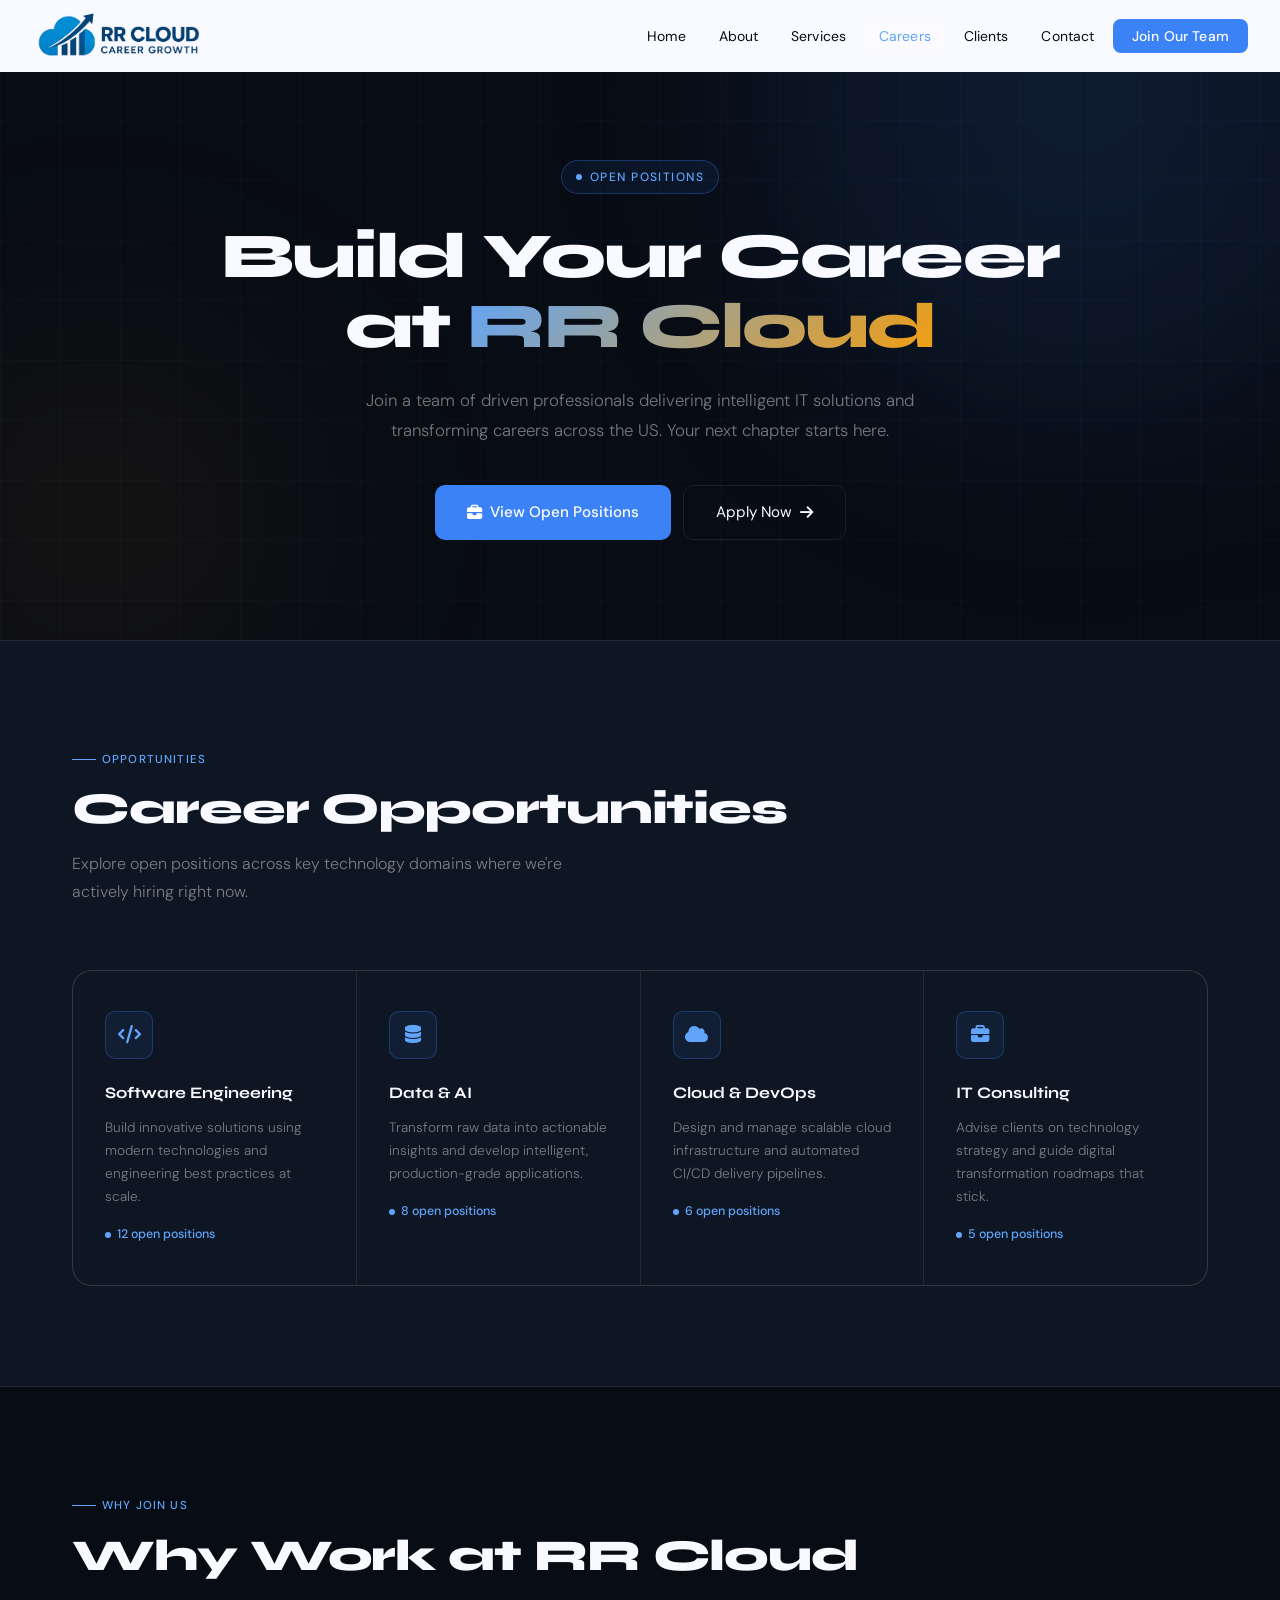
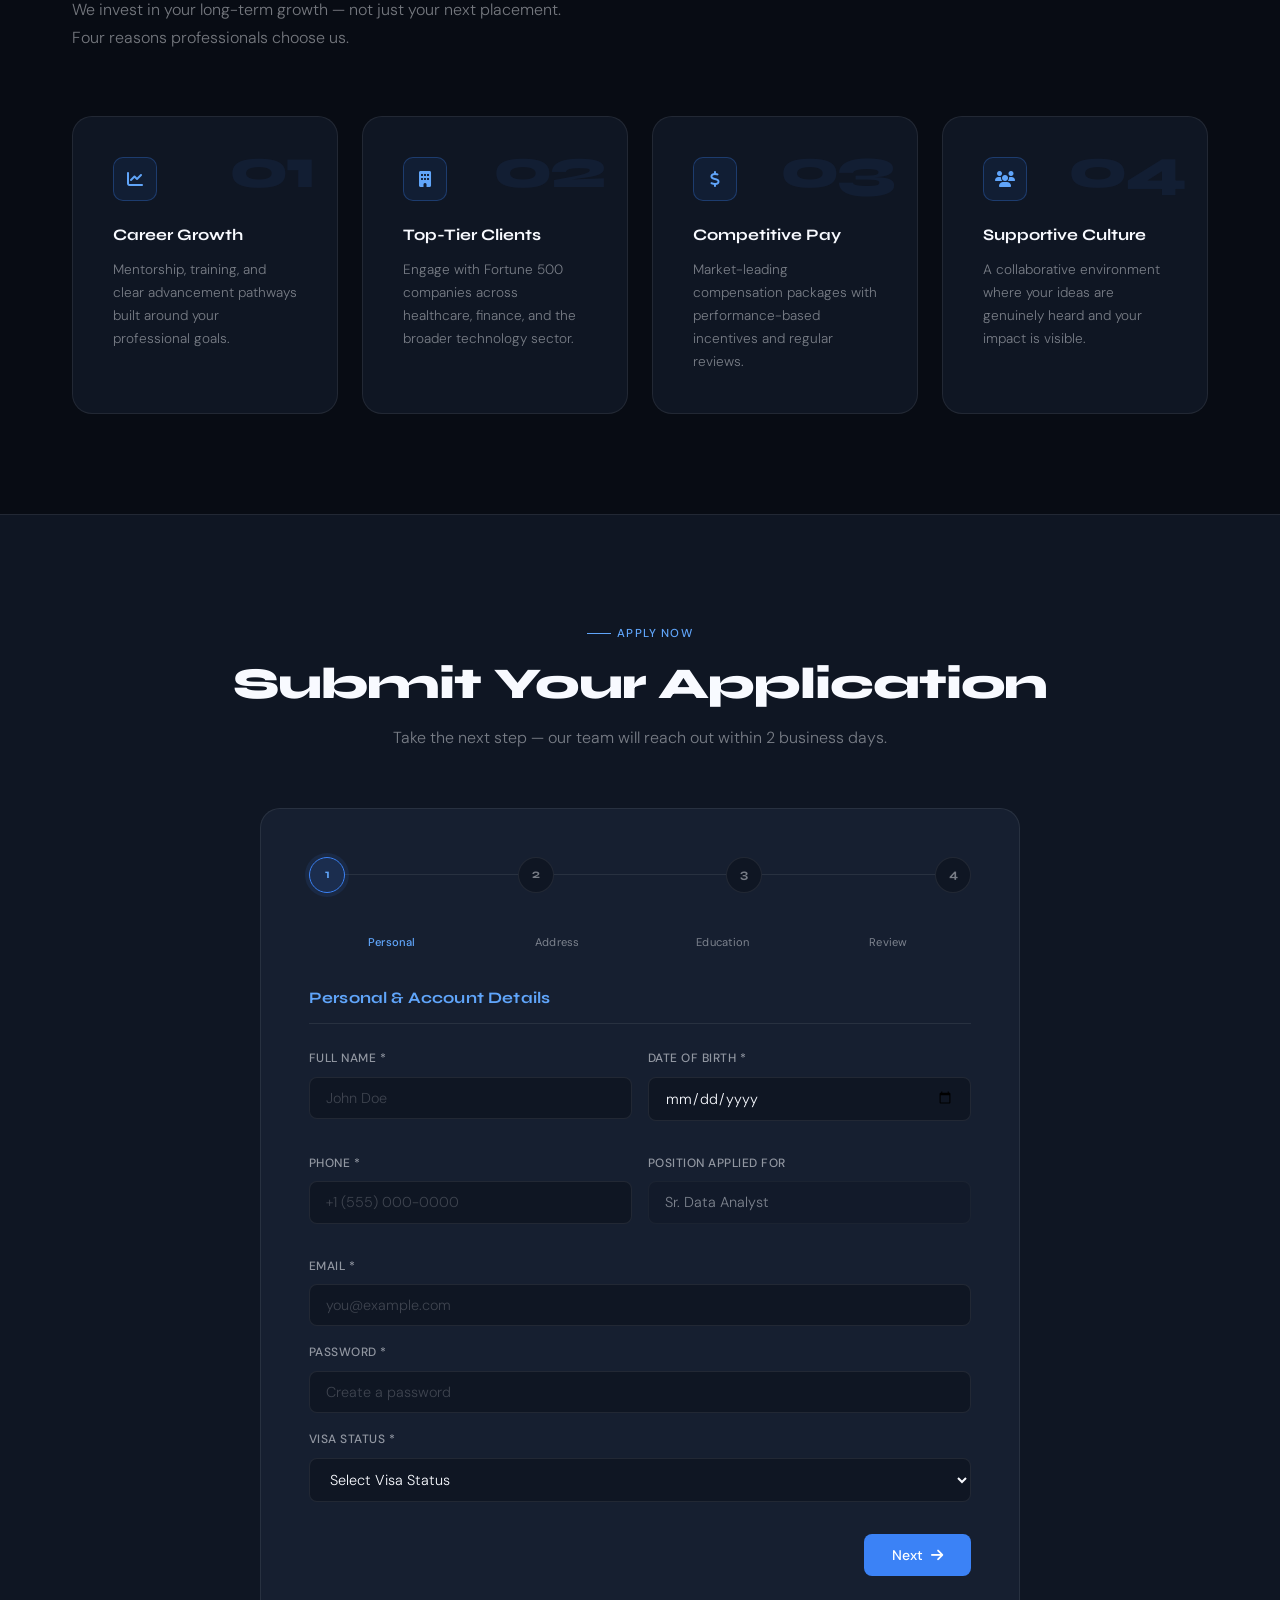
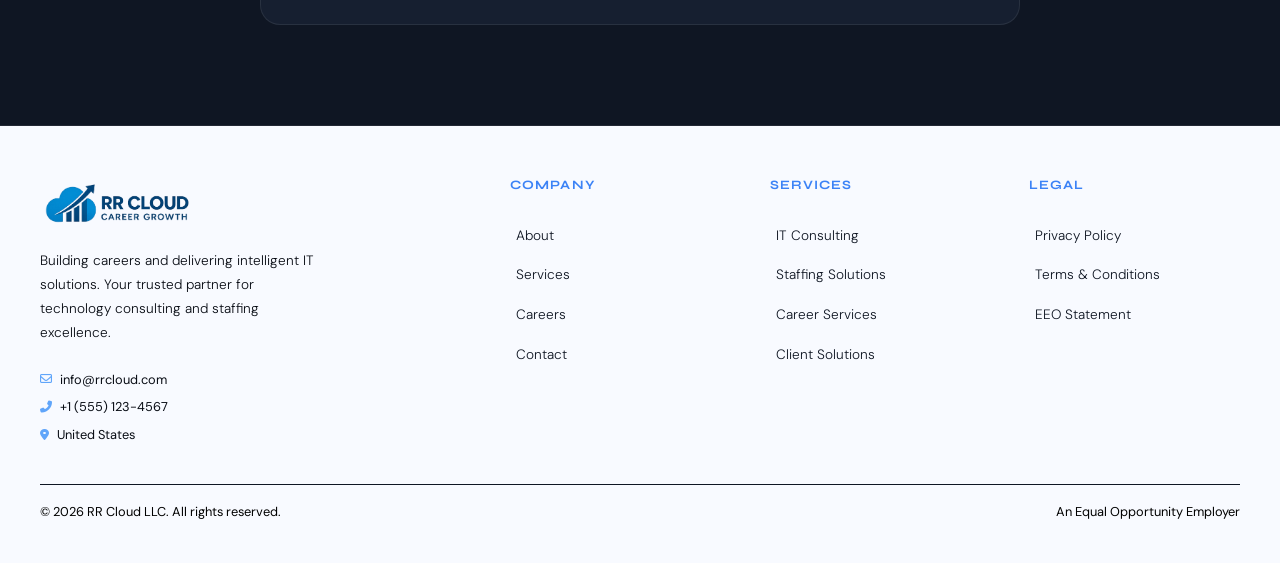
<file: new/careers.html>
<!DOCTYPE html>
<html lang="en">

<head>
  <meta charset="UTF-8">
  <meta name="viewport" content="width=device-width, initial-scale=1.0">
  <title>Careers — RR Cloud</title>
  <link
    href="https://fonts.googleapis.com/css2?family=Syne:wght@400;600;700;800&family=DM+Sans:ital,opsz,wght@0,9..40,300;0,9..40,400;0,9..40,500;1,9..40,300&display=swap"
    rel="stylesheet">
  <link rel="stylesheet" href="https://cdnjs.cloudflare.com/ajax/libs/font-awesome/6.5.0/css/all.min.css">
  <style>
    :root {
      --ink: #080c14;
      --ink2: #0f1623;
      --ink3: #161f30;
      --surface: #1a2540;
      --accent: #3b82f6;
      --accent2: #60a5fa;
      --gold: #f59e0b;
      --white: #f8faff;
      --muted: rgba(248, 250, 255, 0.45);
      --border: rgba(248, 250, 255, 0.08);
      --border2: rgba(59, 130, 246, 0.3);
      --r: 12px;
      --r2: 20px;
    }

    *,
    *::before,
    *::after {
      box-sizing: border-box;
      margin: 0;
      padding: 0;
    }

    html {
      scroll-behavior: smooth;
    }

    body {
      font-family: 'DM Sans', sans-serif;
      background: var(--ink);
      color: var(--white);
      line-height: 1.7;
      overflow-x: hidden;
    }

    /* ─── GRID LINES ─── */
    body::before {
      content: '';
      position: fixed;
      inset: 0;
      background-image:
        linear-gradient(rgba(59, 130, 246, 0.04) 1px, transparent 1px),
        linear-gradient(90deg, rgba(59, 130, 246, 0.04) 1px, transparent 1px);
      background-size: 60px 60px;
      pointer-events: none;
      z-index: 0;
    }

    /* ─── GLOW ORBS ─── */
    .orb {
      position: fixed;
      border-radius: 50%;
      filter: blur(120px);
      pointer-events: none;
      z-index: 0;
    }

    .orb-1 {
      width: 600px;
      height: 600px;
      background: rgba(59, 130, 246, 0.12);
      top: -200px;
      right: -100px;
    }

    .orb-2 {
      width: 400px;
      height: 400px;
      background: rgba(245, 158, 11, 0.06);
      bottom: 20%;
      left: -100px;
    }

    /* ─── NAV ─── */
    nav {
      position: fixed;
      top: 0;
      left: 0;
      right: 0;
      z-index: 100;
      padding: 0 2rem;
      height: 72px;
      display: flex;
      align-items: center;
      justify-content: space-between;
      border-bottom: 1px solid var(--border);
      background: #F9FAFF;
      backdrop-filter: blur(20px);
      transition: all 0.3s ease;
    }

    .logo {
      display: flex;
      align-items: center;
      gap: 10px;
      text-decoration: none;
      font-family: 'Syne', sans-serif;
      font-weight: 800;
      font-size: 1.2rem;
      color: var(--white);
      letter-spacing: -0.02em;
    }

    .logo-badge {
      width: 36px;
      height: 36px;
      background: var(--accent);
      border-radius: 8px;
      display: flex;
      align-items: center;
      justify-content: center;
      font-size: 0.85rem;
      font-weight: 800;
      color: #fff;
      position: relative;
      overflow: hidden;
    }

    .logo-badge::after {
      content: '';
      position: absolute;
      inset: 0;
      background: linear-gradient(135deg, rgba(255, 255, 255, 0.25) 0%, transparent 60%);
    }

    .nav-links {
      display: flex;
      align-items: center;
      gap: 0.25rem;
      list-style: none;
    }

    .nav-links a {
      text-decoration: none;
      color: #070D14;
      font-size: 0.875rem;
      font-weight: 400;
      padding: 0.5rem 0.9rem;
      border-radius: 8px;
      transition: all 0.2s;
      letter-spacing: 0.01em;
    }

    .nav-links a:hover,
    .nav-links a.active {
      color: #60A6FA;
      background: var(--border);
    }

    .btn-nav {
      background: var(--accent);
      color: #fff !important;
      border-radius: 8px !important;
      font-weight: 500 !important;
      padding: 0.5rem 1.2rem !important;
      transition: all 0.2s !important;
    }

    .btn-nav:hover {
      background: var(--accent2) !important;
      transform: translateY(-1px);
      box-shadow: 0 8px 25px rgba(59, 130, 246, 0.35) !important;
    }

    /* ─── SECTION SHARED ─── */
    section {
      position: relative;
      z-index: 1;
    }

    .section-wrap {
      max-width: 1200px;
      margin: 0 auto;
      padding: 100px 2rem;
    }

    .section-badge {
      display: inline-flex;
      align-items: center;
      gap: 6px;
      font-size: 0.72rem;
      font-weight: 500;
      letter-spacing: 0.1em;
      text-transform: uppercase;
      color: var(--accent2);
      margin-bottom: 1rem;
    }

    .section-badge::before {
      content: '';
      display: block;
      width: 24px;
      height: 1px;
      background: var(--accent2);
    }

    h2 {
      font-family: 'Syne', sans-serif;
      font-size: clamp(1.8rem, 3.5vw, 2.75rem);
      font-weight: 800;
      letter-spacing: -0.025em;
      line-height: 1.1;
      color: var(--white);
      margin-bottom: 1rem;
    }

    .section-sub {
      font-size: 1rem;
      color: var(--muted);
      max-width: 520px;
      font-weight: 300;
      line-height: 1.75;
    }

    .fade-up {
      opacity: 0;
      transform: translateY(30px);
      transition: all 0.6s cubic-bezier(0.23, 1, 0.320, 1);
    }

    .fade-up.visible {
      opacity: 1;
      transform: translateY(0);
    }

    /* ─── PAGE HERO ─── */
    .page-hero {
      padding: 160px 2rem 100px;
      position: relative;
      z-index: 1;
    }

    .page-hero-inner {
      max-width: 1200px;
      margin: 0 auto;
      text-align: center;
    }

    .eyebrow {
      display: inline-flex;
      align-items: center;
      gap: 8px;
      font-size: 0.75rem;
      font-weight: 500;
      letter-spacing: 0.12em;
      text-transform: uppercase;
      color: var(--accent2);
      border: 1px solid var(--border2);
      background: rgba(59, 130, 246, 0.08);
      padding: 6px 14px;
      border-radius: 100px;
      margin-bottom: 1.75rem;
    }

    .eyebrow-dot {
      width: 6px;
      height: 6px;
      background: var(--accent2);
      border-radius: 50%;
      animation: pulse 2s infinite;
    }

    @keyframes pulse {

      0%,
      100% {
        opacity: 1;
        transform: scale(1);
      }

      50% {
        opacity: 0.5;
        transform: scale(0.8);
      }
    }

    h1 {
      font-family: 'Syne', sans-serif;
      font-size: clamp(2.5rem, 5vw, 4rem);
      font-weight: 800;
      line-height: 1.08;
      letter-spacing: -0.03em;
      color: var(--white);
      margin-bottom: 1.5rem;
    }

    h1 .highlight {
      background: linear-gradient(135deg, var(--accent2) 0%, var(--gold) 100%);
      -webkit-background-clip: text;
      -webkit-text-fill-color: transparent;
      background-clip: text;
    }

    .hero-lead {
      font-size: 1.05rem;
      color: var(--muted);
      max-width: 560px;
      margin: 0 auto 2.5rem;
      line-height: 1.8;
      font-weight: 300;
    }

    .page-hero .btn-group {
      justify-content: center;
    }

    .btn-primary-custom {
      background: var(--accent);
      color: #fff;
      border: none;
      padding: 0.85rem 2rem;
      border-radius: 10px;
      font-family: 'DM Sans', sans-serif;
      font-size: 0.95rem;
      font-weight: 500;
      cursor: pointer;
      text-decoration: none;
      display: inline-flex;
      align-items: center;
      gap: 8px;
      transition: all 0.25s;
      position: relative;
      overflow: hidden;
    }

    .btn-primary-custom::before {
      content: '';
      position: absolute;
      inset: 0;
      background: linear-gradient(135deg, rgba(255, 255, 255, 0.15) 0%, transparent 60%);
      opacity: 0;
      transition: opacity 0.25s;
    }

    .btn-primary-custom:hover {
      transform: translateY(-2px);
      box-shadow: 0 12px 35px rgba(59, 130, 246, 0.4);
    }

    .btn-primary-custom:hover::before {
      opacity: 1;
    }

    .btn-ghost {
      background: transparent;
      color: var(--white);
      border: 1px solid var(--border);
      padding: 0.85rem 2rem;
      border-radius: 10px;
      font-family: 'DM Sans', sans-serif;
      font-size: 0.95rem;
      font-weight: 400;
      cursor: pointer;
      text-decoration: none;
      display: inline-flex;
      align-items: center;
      gap: 8px;
      transition: all 0.25s;
    }

    .btn-ghost:hover {
      border-color: rgba(248, 250, 255, 0.3);
      background: var(--border);
    }

    .btn-group {
      display: flex;
      gap: 12px;
      flex-wrap: wrap;
    }

    /* ─── WHY CHOOSE US ─── */
    .why-section {
      background: var(--ink2);
      border-top: 1px solid var(--border);
      border-bottom: 1px solid var(--border);
    }

    .domain-grid {
      display: grid;
      grid-template-columns: repeat(4, 1fr);
      gap: 1px;
      background: var(--border);
      border: 1px solid var(--border);
      border-radius: var(--r2);
      overflow: hidden;
      margin-top: 4rem;
    }

    .domain-card {
      background: var(--ink2);
      padding: 2.5rem 2rem;
      position: relative;
      overflow: hidden;
      transition: background 0.3s;
    }

    .domain-card:hover {
      background: var(--ink3);
    }

    .domain-card::after {
      content: '';
      position: absolute;
      bottom: 0;
      left: 0;
      right: 0;
      height: 2px;
      background: linear-gradient(90deg, var(--accent), transparent);
      opacity: 0;
      transition: opacity 0.3s;
    }

    .domain-card:hover::after {
      opacity: 1;
    }

    .domain-icon {
      width: 48px;
      height: 48px;
      border-radius: 10px;
      border: 1px solid var(--border2);
      background: rgba(59, 130, 246, 0.08);
      display: flex;
      align-items: center;
      justify-content: center;
      color: var(--accent2);
      font-size: 1.15rem;
      margin-bottom: 1.25rem;
    }

    .domain-title {
      font-family: 'Syne', sans-serif;
      font-size: 1rem;
      font-weight: 700;
      color: var(--white);
      margin-bottom: 0.6rem;
    }

    .domain-desc {
      font-size: 0.85rem;
      color: var(--muted);
      font-weight: 300;
      margin-bottom: 1rem;
      line-height: 1.7;
    }

    .domain-count {
      font-size: 0.78rem;
      font-weight: 500;
      color: var(--accent2);
      display: flex;
      align-items: center;
      gap: 6px;
    }

    .domain-count::before {
      content: '';
      width: 6px;
      height: 6px;
      border-radius: 50%;
      background: var(--accent2);
      display: inline-block;
    }

    /* ─── SERVICES SECTION ─── */
    .services-section {
      background: var(--ink);
    }

    .why-careers-grid {
      display: grid;
      grid-template-columns: repeat(4, 1fr);
      gap: 1.5rem;
      margin-top: 4rem;
    }

    .why-careers-card {
      border: 1px solid var(--border);
      border-radius: var(--r2);
      padding: 2.5rem;
      background: var(--ink2);
      position: relative;
      overflow: hidden;
      transition: all 0.3s;
    }

    .why-careers-card::before {
      content: '';
      position: absolute;
      top: -1px;
      left: 2rem;
      right: 2rem;
      height: 2px;
      background: linear-gradient(90deg, transparent, var(--accent), transparent);
      opacity: 0;
      transition: opacity 0.3s;
    }

    .why-careers-card:hover {
      border-color: rgba(59, 130, 246, 0.25);
      transform: translateY(-4px);
      box-shadow: 0 24px 60px rgba(0, 0, 0, 0.3);
    }

    .why-careers-card:hover::before {
      opacity: 1;
    }

    .wc-num {
      font-family: 'Syne', sans-serif;
      font-size: 3.5rem;
      font-weight: 800;
      color: rgba(59, 130, 246, 0.08);
      line-height: 1;
      position: absolute;
      top: 1.5rem;
      right: 1.5rem;
      letter-spacing: -0.05em;
      transition: color 0.3s;
    }

    .why-careers-card:hover .wc-num {
      color: rgba(59, 130, 246, 0.15);
    }

    .wc-icon {
      width: 44px;
      height: 44px;
      border-radius: 10px;
      border: 1px solid var(--border2);
      background: rgba(59, 130, 246, 0.08);
      display: flex;
      align-items: center;
      justify-content: center;
      color: var(--accent2);
      margin-bottom: 1.25rem;
    }

    .wc-title {
      font-family: 'Syne', sans-serif;
      font-size: 1rem;
      font-weight: 700;
      color: var(--white);
      margin-bottom: 0.6rem;
    }

    .wc-text {
      font-size: 0.85rem;
      color: var(--muted);
      font-weight: 300;
      line-height: 1.7;
    }

    /* ─── FORM SECTION ─── */
    .form-section {
      background: var(--ink2);
      border-top: 1px solid var(--border);
      border-bottom: 1px solid var(--border);
    }

    .text-center {
      text-align: center;
    }

    .form-wrap {
      max-width: 760px;
      margin: 3.5rem auto 0;
    }

    .form-card {
      background: var(--ink3);
      border: 1px solid var(--border);
      border-radius: var(--r2);
      padding: 3rem;
    }

    /* STEP BAR */
    .step-bar {
      display: flex;
      align-items: center;
      margin-bottom: 2.5rem;
      position: relative;
    }

    .step-connector {
      flex: 1;
      height: 1px;
      background: var(--border);
      transition: background 0.4s;
    }

    .step-connector.done {
      background: var(--accent);
    }

    .step-node {
      width: 36px;
      height: 36px;
      border-radius: 50%;
      border: 1px solid var(--border);
      background: var(--ink2);
      display: flex;
      align-items: center;
      justify-content: center;
      font-family: 'Syne', sans-serif;
      font-size: 0.8rem;
      font-weight: 700;
      color: var(--muted);
      flex-shrink: 0;
      transition: all 0.3s;
      position: relative;
      z-index: 1;
    }

    .step-node.active {
      border-color: var(--accent);
      background: rgba(59, 130, 246, 0.15);
      color: var(--accent2);
      box-shadow: 0 0 0 4px rgba(59, 130, 246, 0.1);
    }

    .step-node.done {
      border-color: #10b981;
      background: rgba(16, 185, 129, 0.15);
      color: #10b981;
    }

    .step-labels {
      display: flex;
      justify-content: space-between;
      margin-top: 10px;
      margin-bottom: 2rem;
    }

    .step-lbl {
      font-size: 0.7rem;
      color: var(--muted);
      font-weight: 400;
      text-align: center;
      flex: 1;
      letter-spacing: 0.02em;
    }

    .step-lbl.active {
      color: var(--accent2);
      font-weight: 500;
    }

    /* FORM FIELDS */
    .form-step {
      display: none;
    }

    .form-step.active {
      display: block;
    }

    .form-section-title {
      font-family: 'Syne', sans-serif;
      font-size: 1rem;
      font-weight: 700;
      color: var(--accent2);
      margin-bottom: 1.5rem;
      padding-bottom: 0.75rem;
      border-bottom: 1px solid var(--border);
      letter-spacing: 0.01em;
    }

    .field-row {
      display: grid;
      grid-template-columns: 1fr 1fr;
      gap: 1rem;
      margin-bottom: 1rem;
    }

    .field-row.full {
      grid-template-columns: 1fr;
    }

    .field-row.three {
      grid-template-columns: 1fr 1fr 1fr;
    }

    .field-group {
      display: flex;
      flex-direction: column;
      margin-bottom: 1rem;
    }

    label {
      font-size: 0.75rem;
      font-weight: 500;
      color: rgba(248, 250, 255, 0.55);
      letter-spacing: 0.04em;
      text-transform: uppercase;
      margin-bottom: 0.5rem;
    }

    input,
    select,
    textarea {
      background: var(--ink2);
      border: 1px solid var(--border);
      border-radius: 8px;
      color: var(--white);
      font-family: 'DM Sans', sans-serif;
      font-size: 0.9rem;
      font-weight: 300;
      padding: 0.7rem 1rem;
      outline: none;
      transition: border 0.2s, box-shadow 0.2s;
      width: 100%;
    }

    input::placeholder,
    textarea::placeholder {
      color: rgba(248, 250, 255, 0.2);
    }

    input:focus,
    select:focus,
    textarea:focus {
      border-color: var(--accent);
      box-shadow: 0 0 0 3px rgba(59, 130, 246, 0.12);
    }

    input[readonly] {
      opacity: 0.45;
      cursor: default;
    }

    select option {
      background: var(--ink3);
    }

    .sub-section-label {
      font-size: 0.75rem;
      font-weight: 600;
      color: var(--muted);
      letter-spacing: 0.06em;
      text-transform: uppercase;
      margin: 1.5rem 0 1rem;
      display: flex;
      align-items: center;
      gap: 8px;
    }

    .sub-section-label::after {
      content: '';
      flex: 1;
      height: 1px;
      background: var(--border);
    }

    .form-actions {
      display: flex;
      justify-content: space-between;
      align-items: center;
      margin-top: 2rem;
      gap: 1rem;
    }

    .form-actions.end {
      justify-content: flex-end;
    }

    .btn-form-primary {
      background: var(--accent);
      color: #fff;
      border: none;
      padding: 0.75rem 1.75rem;
      border-radius: 8px;
      font-family: 'DM Sans', sans-serif;
      font-size: 0.875rem;
      font-weight: 500;
      cursor: pointer;
      display: inline-flex;
      align-items: center;
      gap: 8px;
      transition: all 0.25s;
    }

    .btn-form-primary:hover {
      background: var(--accent2);
      box-shadow: 0 8px 25px rgba(59, 130, 246, 0.35);
      transform: translateY(-1px);
    }

    .btn-form-ghost {
      background: transparent;
      color: var(--muted);
      border: 1px solid var(--border);
      padding: 0.75rem 1.5rem;
      border-radius: 8px;
      font-family: 'DM Sans', sans-serif;
      font-size: 0.875rem;
      font-weight: 400;
      cursor: pointer;
      display: inline-flex;
      align-items: center;
      gap: 8px;
      transition: all 0.2s;
    }

    .btn-form-ghost:hover {
      border-color: rgba(248, 250, 255, 0.2);
      color: var(--white);
    }

    .btn-form-success {
      background: #059669;
      color: #fff;
      border: none;
      padding: 0.75rem 1.75rem;
      border-radius: 8px;
      font-family: 'DM Sans', sans-serif;
      font-size: 0.875rem;
      font-weight: 500;
      cursor: pointer;
      display: inline-flex;
      align-items: center;
      gap: 8px;
      transition: all 0.25s;
    }

    .btn-form-success:hover {
      background: #047857;
      box-shadow: 0 8px 25px rgba(16, 185, 129, 0.3);
      transform: translateY(-1px);
    }

    .review-box {
      background: var(--ink2);
      border: 1px solid var(--border);
      border-radius: 10px;
      padding: 1.5rem;
      margin-bottom: 1.5rem;
    }

    .review-row {
      display: flex;
      gap: 0.75rem;
      margin-bottom: 0.75rem;
      font-size: 0.85rem;
    }

    .review-row:last-child {
      margin-bottom: 0;
    }

    .review-key {
      color: var(--muted);
      font-weight: 300;
      min-width: 60px;
    }

    .review-val {
      color: var(--white);
      font-weight: 400;
    }

    .consent-row {
      display: flex;
      align-items: flex-start;
      gap: 12px;
      margin-bottom: 1.5rem;
    }

    .consent-row input[type="checkbox"] {
      width: 16px;
      height: 16px;
      flex-shrink: 0;
      margin-top: 3px;
      accent-color: var(--accent);
    }

    .consent-row label {
      font-size: 0.82rem;
      color: var(--muted);
      text-transform: none;
      letter-spacing: 0;
      font-weight: 300;
      line-height: 1.6;
    }

    /* ─── FOOTER ─── */
    footer {
      background: var(--white);
      border-top: 1px solid var(--border);
      padding: 3rem 2rem 2.5rem;
      position: relative;
      z-index: 1;
    }

    .footer-inner {
      max-width: 1200px;
      margin: 0 auto;
    }

    .footer-top {
      display: grid;
      grid-template-columns: 2fr 1fr 1fr 1fr;
      gap: 3rem;
      padding-bottom: 2rem;
      border-bottom: 1px solid var(--ink2);
    }

    .footer-brand-text {
      font-size: 0.85rem;
      color: var(--ink);
      font-weight: 300;
      line-height: 1.75;
      margin: 1rem 0 1.5rem;
      max-width: 280px;
    }

    .contact-line {
      display: flex;
      align-items: center;
      gap: 8px;
      font-size: 0.8rem;
      color: var(--ink);
      margin-bottom: 6px;
    }

    .contact-line i {
      color: var(--accent2);
      font-size: 0.75rem;
    }

    .footer-heading {
      font-family: 'Syne', sans-serif;
      font-size: 0.8rem;
      font-weight: 700;
      letter-spacing: 0.08em;
      text-transform: uppercase;
      color: var(--accent);
      margin-bottom: 1.25rem;
    }

    .footer-links {
      list-style: none;
    }

    .footer-links li {
      margin-bottom: 0.6rem;
    }

    .footer-links a {
      font-size: 0.85rem;
      color: var(--ink2);
      text-decoration: none;
      font-weight: 300;
      transition: color 0.2s;
      display: inline-flex;
      align-items: center;
      gap: 6px;
    }

    .footer-links a::before {
      content: '';
      width: 0;
      height: 1px;
      background: var(--accent2);
      transition: width 0.2s;
    }

    .footer-links a:hover {
      color: var(--accent2);
    }

    .footer-links a:hover::before {
      width: 12px;
    }

    .footer-bottom {
      display: flex;
      justify-content: space-between;
      align-items: center;
      padding-top: 1rem;
      font-size: 0.8rem;
      color: #000;
    }

    @media (max-width: 900px) {
      .domain-grid {
        grid-template-columns: 1fr 1fr;
      }

      .why-careers-grid {
        grid-template-columns: 1fr 1fr;
      }

      .field-row {
        grid-template-columns: 1fr;
      }

      .field-row.three {
        grid-template-columns: 1fr 1fr;
      }

      .form-card {
        padding: 2rem 1.5rem;
      }

      .footer-top {
        grid-template-columns: 1fr 1fr;
      }
    }

    @media (max-width: 600px) {
      .domain-grid {
        grid-template-columns: 1fr;
      }

      .why-careers-grid {
        grid-template-columns: 1fr;
      }

      nav {
        padding: 0 1rem;
      }

      .section-wrap {
        padding: 60px 1rem;
      }

      .footer-top {
        grid-template-columns: 1fr;
        gap: 2rem;
      }

      .footer-bottom {
        flex-direction: column;
        gap: 1rem;
        text-align: center;
      }

      .form-card {
        padding: 1.5rem;
      }
    }
  </style>
</head>

<body>
  <!-- GLOW ORBS -->
  <div class="orb orb-1"></div>
  <div class="orb orb-2"></div>

  <!-- NAV -->
  <nav>
    <a class="logo" href="index.html">
      <img src="../images/rr cloud logo.PNG" width="180">
    </a>
    <ul class="nav-links">
      <li><a href="index.html">Home</a></li>
      <li><a href="about.html">About</a></li>
      <li><a href="services.html">Services</a></li>
      <li><a href="careers.html" class="active">Careers</a></li>
      <li><a href="clients.html">Clients</a></li>
      <li><a href="contact.html">Contact</a></li>
      <li><a href="careers.html" class="btn-nav">Join Our Team</a></li>
    </ul>
  </nav>

  <!-- PAGE HERO -->
  <section class="page-hero">
    <div class="page-hero-inner">
      <div class="eyebrow">
        <span class="eyebrow-dot"></span>
        Open Positions
      </div>
      <h1>Build Your Career<br>at <span class="highlight">RR Cloud</span></h1>
      <p class="hero-lead">Join a team of driven professionals delivering intelligent IT solutions and transforming
        careers across the US. Your next chapter starts here.</p>
      <div class="btn-group">
        <a href="#open-positions" class="btn-primary-custom">
          <i class="fas fa-briefcase"></i> View Open Positions
        </a>
        <a href="#apply" class="btn-ghost">
          Apply Now <i class="fas fa-arrow-right"></i>
        </a>
      </div>
    </div>
  </section>

  <!-- OPEN POSITIONS -->
  <section class="why-section" id="open-positions">
    <div class="section-wrap">
      <div class="fade-up">
        <div class="section-badge">Opportunities</div>
        <h2>Career Opportunities</h2>
        <p class="section-sub">Explore open positions across key technology domains where we're actively hiring right
          now.</p>
      </div>
      <div class="domain-grid fade-up">
        <div class="domain-card">
          <div class="domain-icon"><i class="fas fa-code"></i></div>
          <div class="domain-title">Software Engineering</div>
          <div class="domain-desc">Build innovative solutions using modern technologies and engineering best practices
            at scale.</div>
          <div class="domain-count">12 open positions</div>
        </div>
        <div class="domain-card">
          <div class="domain-icon"><i class="fas fa-database"></i></div>
          <div class="domain-title">Data & AI</div>
          <div class="domain-desc">Transform raw data into actionable insights and develop intelligent, production-grade
            applications.</div>
          <div class="domain-count">8 open positions</div>
        </div>
        <div class="domain-card">
          <div class="domain-icon"><i class="fas fa-cloud"></i></div>
          <div class="domain-title">Cloud & DevOps</div>
          <div class="domain-desc">Design and manage scalable cloud infrastructure and automated CI/CD delivery
            pipelines.</div>
          <div class="domain-count">6 open positions</div>
        </div>
        <div class="domain-card">
          <div class="domain-icon"><i class="fas fa-briefcase"></i></div>
          <div class="domain-title">IT Consulting</div>
          <div class="domain-desc">Advise clients on technology strategy and guide digital transformation roadmaps that
            stick.</div>
          <div class="domain-count">5 open positions</div>
        </div>
      </div>
    </div>
  </section>

  <!-- WHY RR CLOUD -->
  <section class="services-section">
    <div class="section-wrap">
      <div class="fade-up">
        <div class="section-badge">Why Join Us</div>
        <h2>Why Work at RR Cloud</h2>
        <p class="section-sub">We invest in your long-term growth — not just your next placement. Four reasons
          professionals choose us.</p>
      </div>
      <div class="why-careers-grid fade-up">
        <div class="why-careers-card">
          <div class="wc-num">01</div>
          <div class="wc-icon"><i class="fas fa-chart-line"></i></div>
          <div class="wc-title">Career Growth</div>
          <div class="wc-text">Mentorship, training, and clear advancement pathways built around your professional
            goals.</div>
        </div>
        <div class="why-careers-card">
          <div class="wc-num">02</div>
          <div class="wc-icon"><i class="fas fa-building"></i></div>
          <div class="wc-title">Top-Tier Clients</div>
          <div class="wc-text">Engage with Fortune 500 companies across healthcare, finance, and the broader technology
            sector.</div>
        </div>
        <div class="why-careers-card">
          <div class="wc-num">03</div>
          <div class="wc-icon"><i class="fas fa-dollar-sign"></i></div>
          <div class="wc-title">Competitive Pay</div>
          <div class="wc-text">Market-leading compensation packages with performance-based incentives and regular
            reviews.</div>
        </div>
        <div class="why-careers-card">
          <div class="wc-num">04</div>
          <div class="wc-icon"><i class="fas fa-users"></i></div>
          <div class="wc-title">Supportive Culture</div>
          <div class="wc-text">A collaborative environment where your ideas are genuinely heard and your impact is
            visible.</div>
        </div>
      </div>
    </div>
  </section>

  <!-- APPLICATION FORM -->
  <section class="form-section" id="apply">
    <div class="section-wrap">
      <div class="text-center fade-up" style="text-align:center;">
        <div class="section-badge" style="justify-content:center;">Apply Now</div>
        <h2>Submit Your Application</h2>
        <p class="section-sub" style="margin:0 auto;">Take the next step — our team will reach out within 2 business
          days.</p>
      </div>
      <div class="form-wrap fade-up">
        <div class="form-card">

          <!-- STEP BAR -->
          <div class="step-bar" id="stepBar">
            <div class="step-node active" id="sn1">1</div>
            <div class="step-connector" id="sc12"></div>
            <div class="step-node" id="sn2">2</div>
            <div class="step-connector" id="sc23"></div>
            <div class="step-node" id="sn3">3</div>
            <div class="step-connector" id="sc34"></div>
            <div class="step-node" id="sn4">4</div>
          </div>
          <div class="step-labels">
            <span class="step-lbl active" id="sl1">Personal</span>
            <span class="step-lbl" id="sl2">Address</span>
            <span class="step-lbl" id="sl3">Education</span>
            <span class="step-lbl" id="sl4">Review</span>
          </div>

          <form id="appForm" novalidate>

            <!-- STEP 1 -->
            <div class="form-step active" id="step1">
              <div class="form-section-title">Personal & Account Details</div>
              <div class="field-row">
                <div class="field-group">
                  <label>Full Name *</label>
                  <input type="text" id="fullName" placeholder="John Doe" required>
                </div>
                <div class="field-group">
                  <label>Date of Birth *</label>
                  <input type="date" id="dob" required>
                </div>
              </div>
              <div class="field-row">
                <div class="field-group">
                  <label>Phone *</label>
                  <input type="tel" id="phone" placeholder="+1 (555) 000-0000" required>
                </div>
                <div class="field-group">
                  <label>Position Applied For</label>
                  <input type="text" value="Sr. Data Analyst" readonly>
                </div>
              </div>
              <div class="field-group">
                <label>Email *</label>
                <input type="email" id="email" placeholder="you@example.com" required>
              </div>
              <div class="field-group">
                <label>Password *</label>
                <input type="password" id="password" placeholder="Create a password" required>
              </div>
              <div class="field-group">
                <label>Visa Status *</label>
                <select id="visa" required>
                  <option value="" disabled selected>Select Visa Status</option>
                  <option>US Citizen</option>
                  <option>Green Card</option>
                  <option>H1B</option>
                  <option>OPT/CPT</option>
                  <option>Other</option>
                </select>
              </div>
              <div class="form-actions end">
                <button type="button" class="btn-form-primary" onclick="goStep(2)">Next <i
                    class="fas fa-arrow-right"></i></button>
              </div>
            </div>

            <!-- STEP 2 -->
            <div class="form-step" id="step2">
              <div class="form-section-title">Address & Legal Information</div>
              <div class="field-group">
                <label>Street Address *</label>
                <input type="text" id="address" placeholder="123 Main Street" required>
              </div>
              <div class="field-row three">
                <div class="field-group">
                  <label>City *</label>
                  <input type="text" id="city" required>
                </div>
                <div class="field-group">
                  <label>State *</label>
                  <input type="text" id="state" required>
                </div>
                <div class="field-group">
                  <label>Zip Code *</label>
                  <input type="text" id="zip" required>
                </div>
              </div>
              <div class="field-group">
                <label>SSN — Last 5 Digits *</label>
                <input type="text" id="ssn" maxlength="5" placeholder="XXXXX" required>
              </div>
              <div class="form-actions">
                <button type="button" class="btn-form-ghost" onclick="goStep(1)"><i class="fas fa-arrow-left"></i>
                  Back</button>
                <button type="button" class="btn-form-primary" onclick="goStep(3)">Next <i
                    class="fas fa-arrow-right"></i></button>
              </div>
            </div>

            <!-- STEP 3 -->
            <div class="form-step" id="step3">
              <div class="form-section-title">Education Details</div>
              <div class="sub-section-label">Bachelor's Degree</div>
              <div class="field-group">
                <label>University Name</label>
                <input type="text" id="bachUni" placeholder="e.g. University of Texas">
              </div>
              <div class="field-row three">
                <div class="field-group">
                  <label>Start Year</label>
                  <input type="number" id="bachStart" placeholder="YYYY">
                </div>
                <div class="field-group">
                  <label>End Year</label>
                  <input type="number" id="bachEnd" placeholder="YYYY">
                </div>
                <div class="field-group">
                  <label>GPA</label>
                  <input type="text" id="bachGpa" placeholder="3.8">
                </div>
              </div>
              <div class="sub-section-label">Master's Degree <span
                  style="font-size:0.7rem;color:rgba(248,250,255,0.25);font-weight:300;text-transform:none;letter-spacing:0;">(optional)</span>
              </div>
              <div class="field-group">
                <label>University Name</label>
                <input type="text" id="mastUni">
              </div>
              <div class="field-row three">
                <div class="field-group">
                  <label>Start Year</label>
                  <input type="number" id="mastStart" placeholder="YYYY">
                </div>
                <div class="field-group">
                  <label>End Year</label>
                  <input type="number" id="mastEnd" placeholder="YYYY">
                </div>
                <div class="field-group">
                  <label>GPA</label>
                  <input type="text" id="mastGpa">
                </div>
              </div>
              <div class="form-actions">
                <button type="button" class="btn-form-ghost" onclick="goStep(2)"><i class="fas fa-arrow-left"></i>
                  Back</button>
                <button type="button" class="btn-form-primary" onclick="goStep(4)">Next <i
                    class="fas fa-arrow-right"></i></button>
              </div>
            </div>

            <!-- STEP 4 -->
            <div class="form-step" id="step4">
              <div class="form-section-title">Review & Submit</div>
              <p style="font-size:0.85rem;color:var(--muted);font-weight:300;margin-bottom:1.5rem;">Applying for <strong
                  style="color:var(--accent2);font-weight:500;">Sr. Data Analyst</strong>. Please confirm your details
                below before submitting.</p>
              <div class="review-box">
                <div class="review-row"><span class="review-key">Name</span><span class="review-val" id="rName">—</span>
                </div>
                <div class="review-row"><span class="review-key">Email</span><span class="review-val"
                    id="rEmail">—</span></div>
                <div class="review-row" style="margin-bottom:0"><span class="review-key">Phone</span><span
                    class="review-val" id="rPhone">—</span></div>
              </div>
              <div class="consent-row">
                <input type="checkbox" id="consent" required>
                <label for="consent">I confirm that all information provided is accurate and I agree to the terms and
                  conditions.</label>
              </div>
              <div class="form-actions">
                <button type="button" class="btn-form-ghost" onclick="goStep(3)"><i class="fas fa-arrow-left"></i>
                  Back</button>
                <button type="submit" class="btn-form-success" id="submitBtn">Submit Application <i
                    class="fas fa-check"></i></button>
              </div>
            </div>

          </form>
        </div>
      </div>
    </div>
  </section>

  <!-- FOOTER -->
  <footer>
    <div class="footer-inner">
      <div class="footer-top">
        <div>
          <a href="index.html" class="logo" style="margin-bottom:0">
            <img src="../images/rr cloud logo.PNG" width="160">
          </a>
          <p class="footer-brand-text">Building careers and delivering intelligent IT solutions. Your trusted partner
            for technology consulting and staffing excellence.</p>
          <div class="contact-line"><i class="far fa-envelope"></i> info@rrcloud.com</div>
          <div class="contact-line"><i class="fas fa-phone-alt"></i> +1 (555) 123-4567</div>
          <div class="contact-line"><i class="fas fa-map-marker-alt"></i> United States</div>
        </div>
        <div>
          <div class="footer-heading">Company</div>
          <ul class="footer-links">
            <li><a href="about.html">About</a></li>
            <li><a href="services.html">Services</a></li>
            <li><a href="careers.html">Careers</a></li>
            <li><a href="contact.html">Contact</a></li>
          </ul>
        </div>
        <div>
          <div class="footer-heading">Services</div>
          <ul class="footer-links">
            <li><a href="services.html">IT Consulting</a></li>
            <li><a href="services.html">Staffing Solutions</a></li>
            <li><a href="careers.html">Career Services</a></li>
            <li><a href="clients.html">Client Solutions</a></li>
          </ul>
        </div>
        <div>
          <div class="footer-heading">Legal</div>
          <ul class="footer-links">
            <li><a href="#">Privacy Policy</a></li>
            <li><a href="#">Terms & Conditions</a></li>
            <li><a href="#">EEO Statement</a></li>
          </ul>
        </div>
      </div>
      <div class="footer-bottom">
        <span>&copy; 2026 RR Cloud LLC. All rights reserved.</span>
        <span>An Equal Opportunity Employer</span>
      </div>
    </div>
  </footer>

  <script>
    // ── SCROLL ANIMATIONS ──
    const obs = new IntersectionObserver(entries => {
      entries.forEach(e => { if (e.isIntersecting) e.target.classList.add('visible'); });
    }, { threshold: 0.1 });
    document.querySelectorAll('.fade-up').forEach(el => obs.observe(el));

    // ── MULTI-STEP FORM ──
    let cur = 1;
    function goStep(n) {
      document.getElementById('step' + cur).classList.remove('active');
      document.getElementById('step' + n).classList.add('active');

      for (let i = 1; i <= 4; i++) {
        const node = document.getElementById('sn' + i);
        const lbl = document.getElementById('sl' + i);
        node.classList.remove('active', 'done');
        lbl.classList.remove('active');
        if (i < n) { node.classList.add('done'); node.innerHTML = '<i class="fas fa-check" style="font-size:10px"></i>'; }
        else if (i === n) { node.classList.add('active'); node.innerHTML = i; lbl.classList.add('active'); }
        else { node.innerHTML = i; }
        if (i < 4) {
          const conn = document.getElementById('sc' + i + (i + 1));
          if (conn) conn.classList.toggle('done', i < n);
        }
      }

      if (n === 4) {
        document.getElementById('rName').textContent = document.getElementById('fullName').value || '—';
        document.getElementById('rEmail').textContent = document.getElementById('email').value || '—';
        document.getElementById('rPhone').textContent = document.getElementById('phone').value || '—';
      }
      cur = n;
    }

    document.getElementById('appForm').addEventListener('submit', e => {
      e.preventDefault();
      const btn = document.getElementById('submitBtn');
      btn.innerHTML = '<i class="fas fa-spinner fa-spin"></i> Submitting…';
      btn.disabled = true;
      setTimeout(() => {
        btn.innerHTML = '<i class="fas fa-check-circle"></i> Application Submitted!';
        btn.style.background = '#047857';
      }, 1500);
    });
  </script>
</body>

</html>
</file>
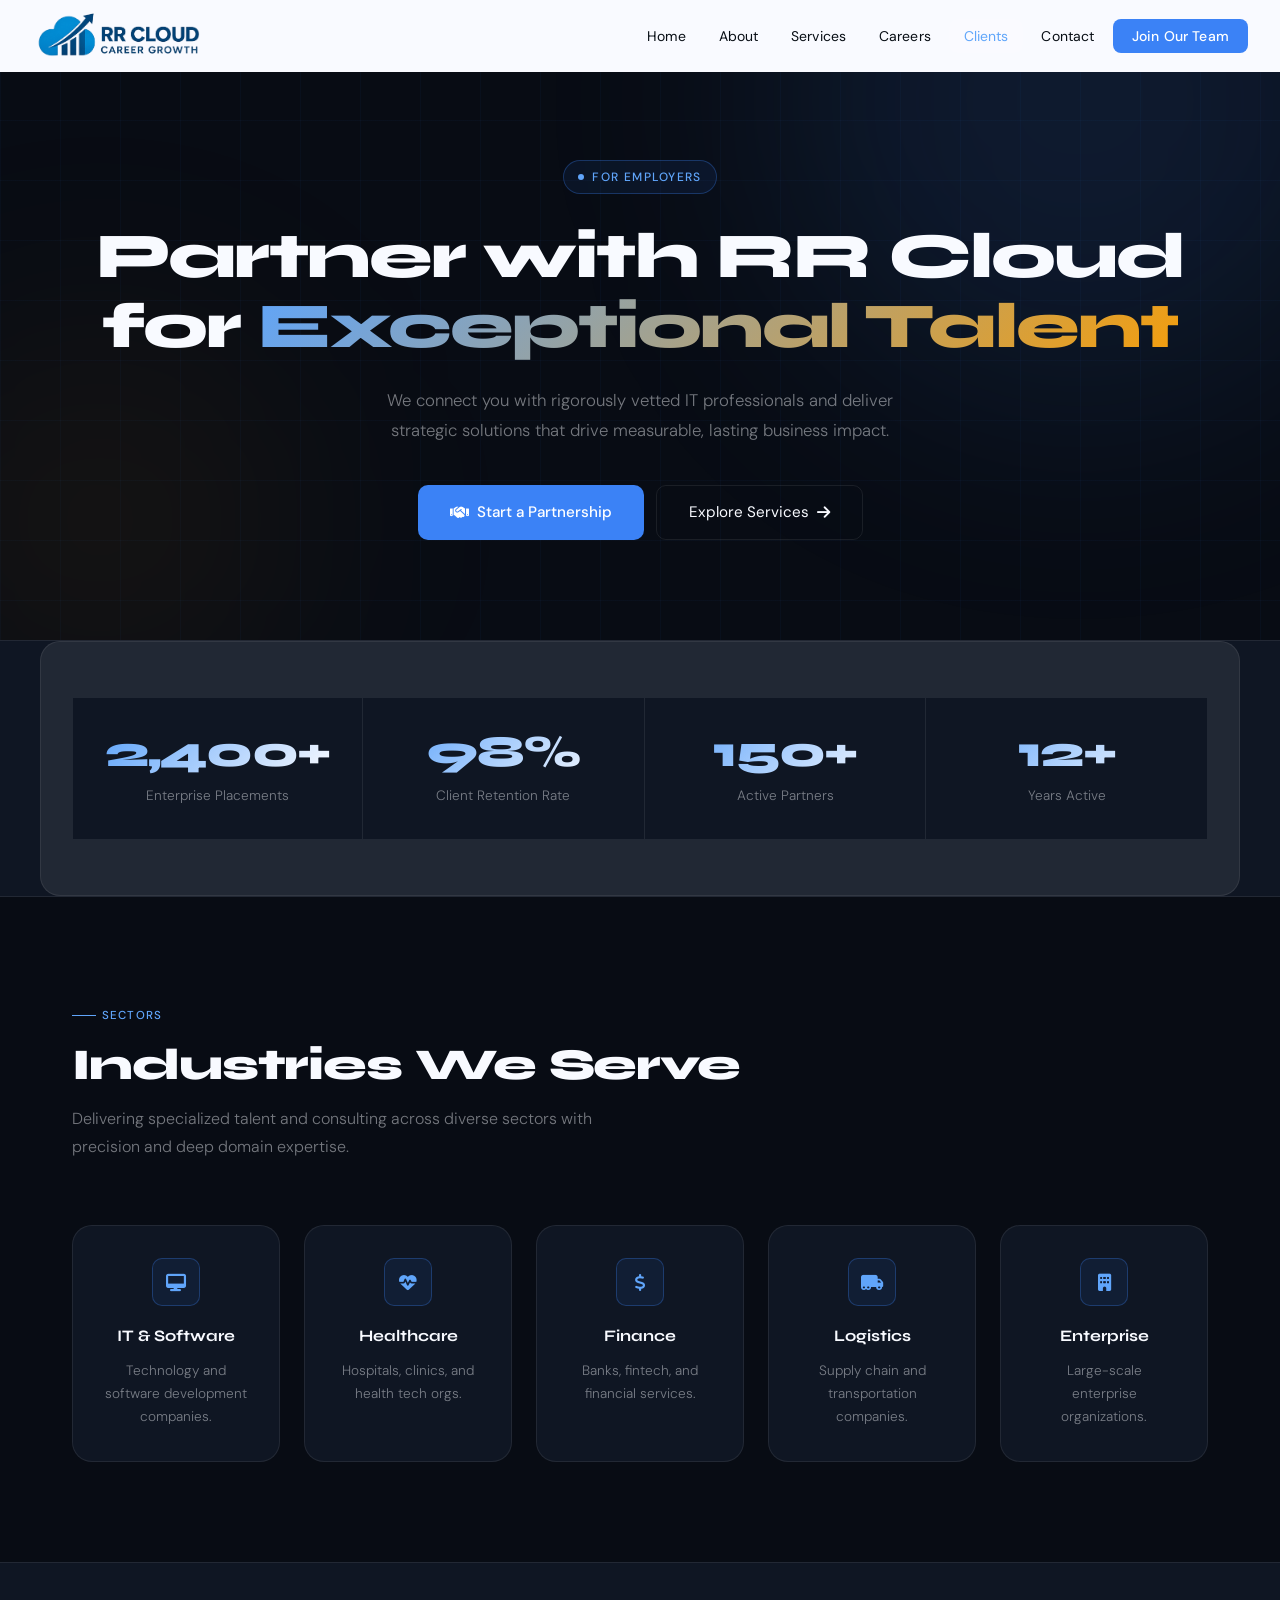
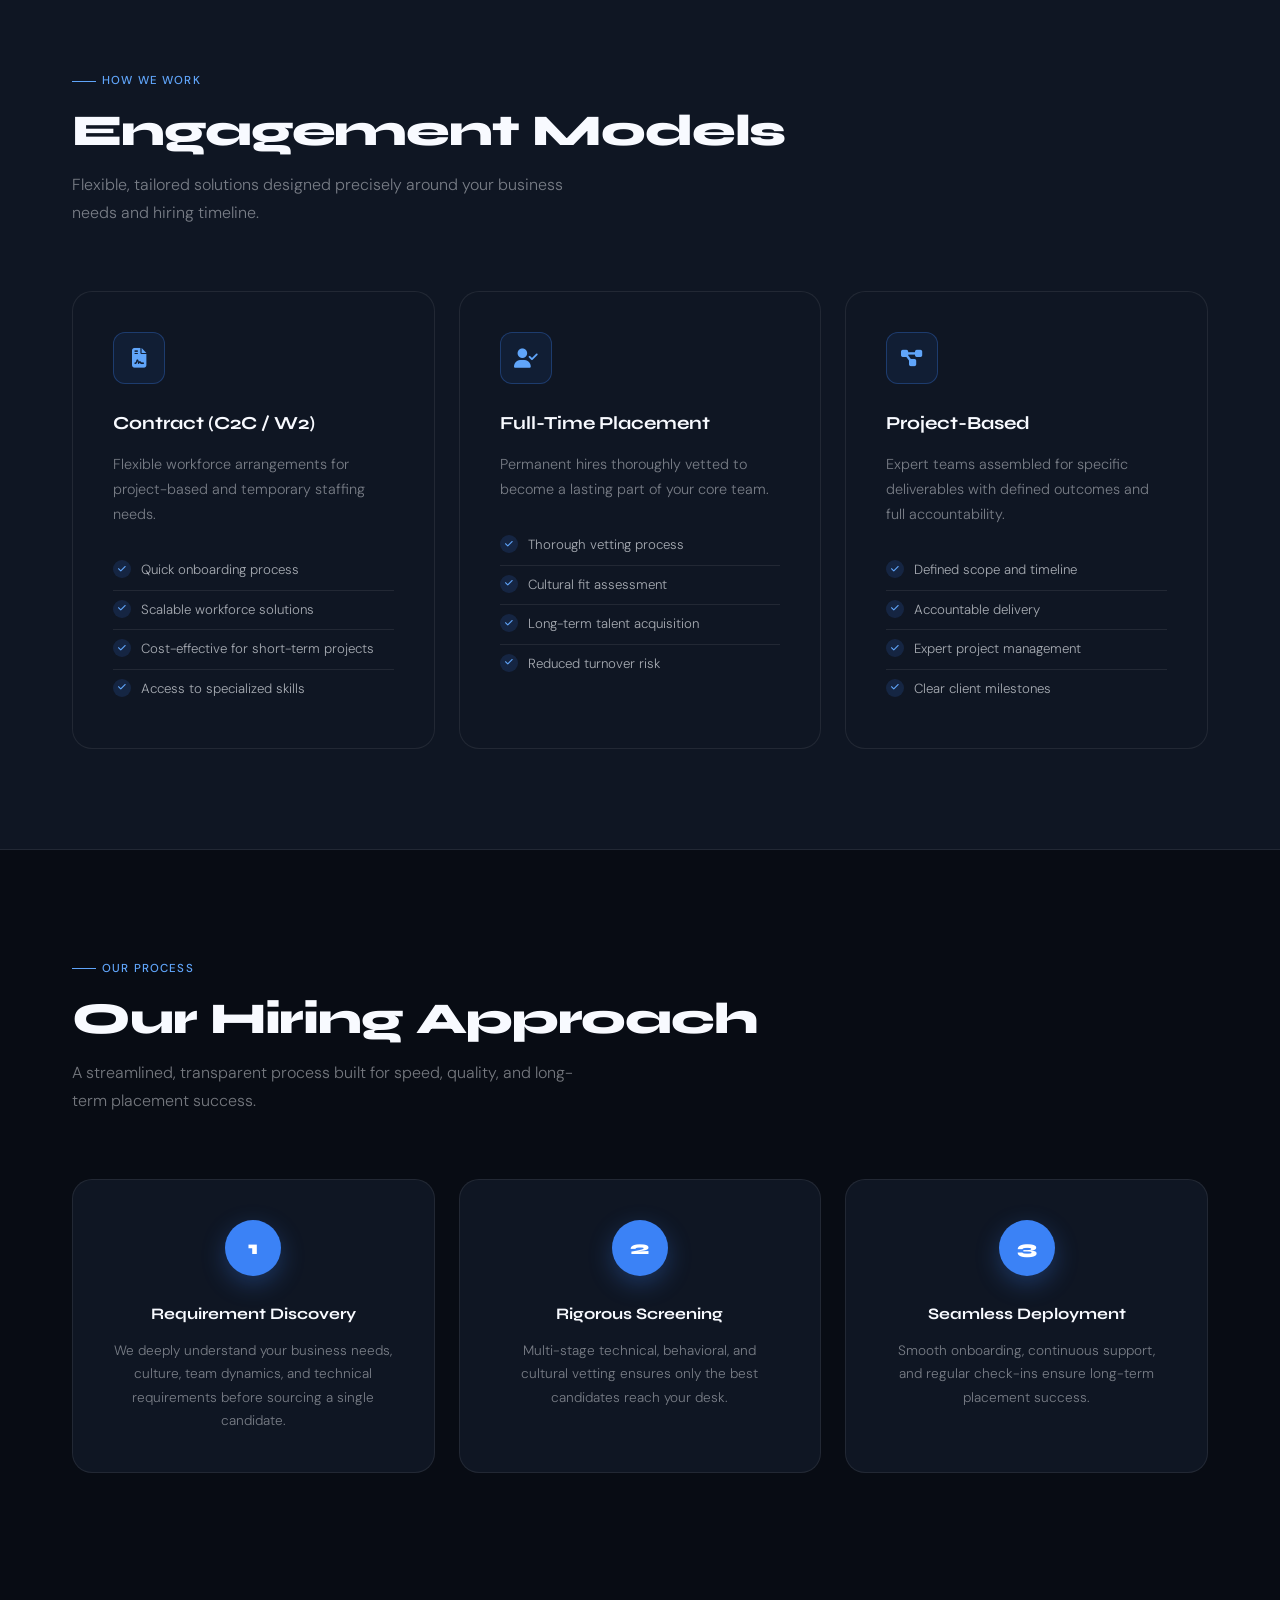
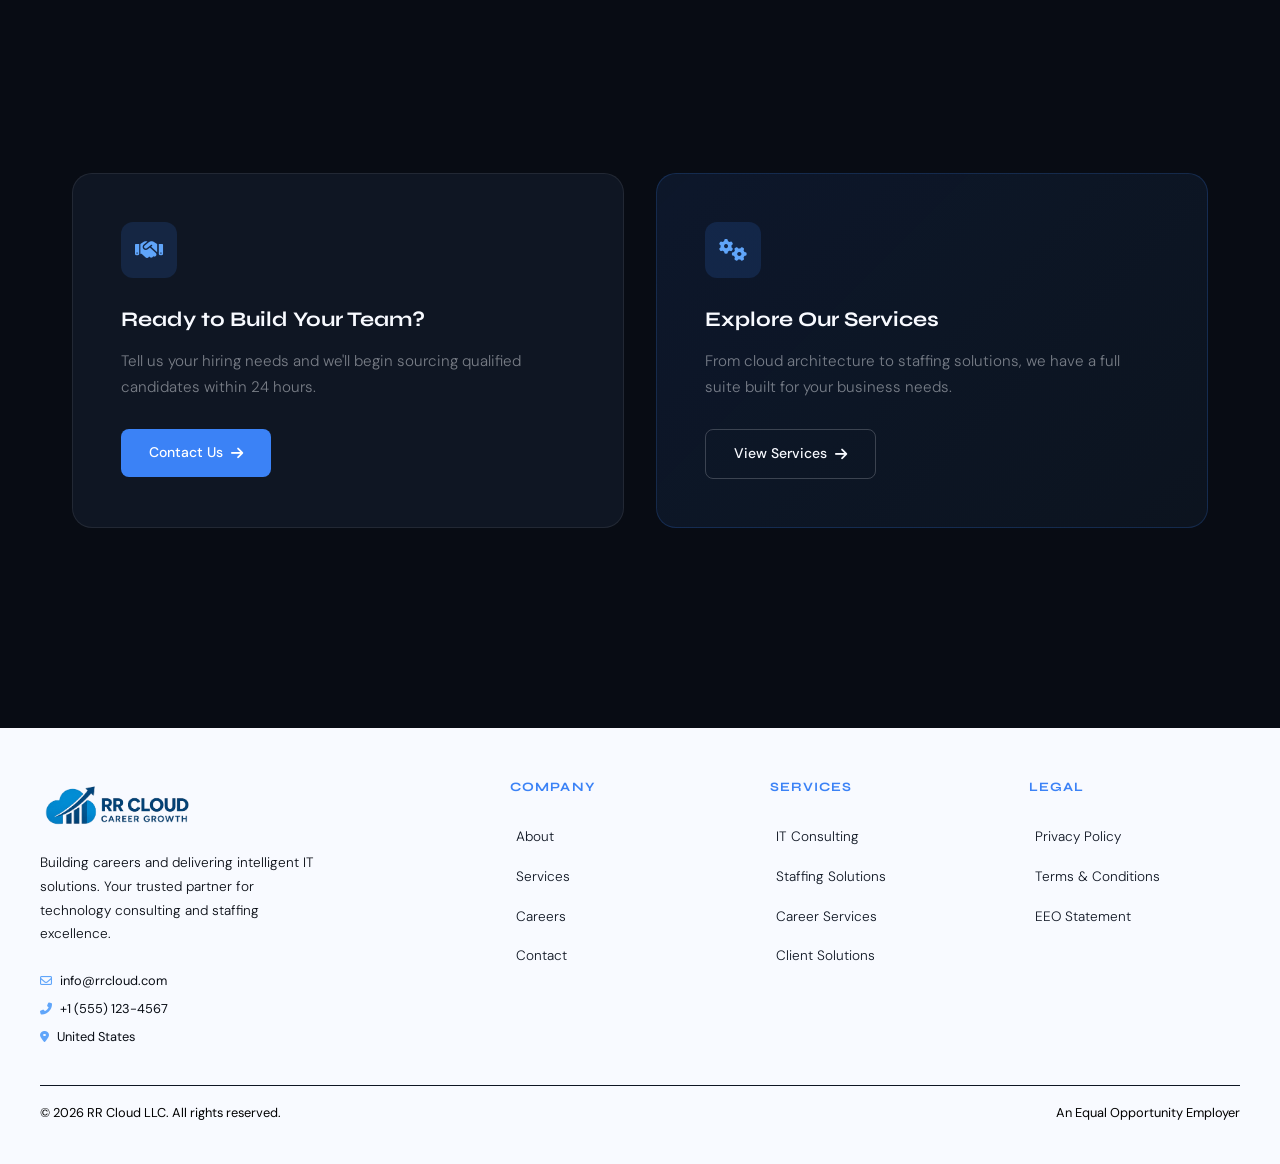
<file: new/clients.html>
<!DOCTYPE html>
<html lang="en">

<head>
  <meta charset="UTF-8">
  <meta name="viewport" content="width=device-width, initial-scale=1.0">
  <title>For Employers — RR Cloud</title>
  <link
    href="https://fonts.googleapis.com/css2?family=Syne:wght@400;600;700;800&family=DM+Sans:ital,opsz,wght@0,9..40,300;0,9..40,400;0,9..40,500;1,9..40,300&display=swap"
    rel="stylesheet">
  <link rel="stylesheet" href="https://cdnjs.cloudflare.com/ajax/libs/font-awesome/6.5.0/css/all.min.css">
  <style>
    :root {
      --ink: #080c14;
      --ink2: #0f1623;
      --ink3: #161f30;
      --surface: #1a2540;
      --accent: #3b82f6;
      --accent2: #60a5fa;
      --gold: #f59e0b;
      --white: #f8faff;
      --muted: rgba(248, 250, 255, 0.45);
      --border: rgba(248, 250, 255, 0.08);
      --border2: rgba(59, 130, 246, 0.3);
      --r: 12px;
      --r2: 20px;
    }

    *,
    *::before,
    *::after {
      box-sizing: border-box;
      margin: 0;
      padding: 0;
    }

    html {
      scroll-behavior: smooth;
    }

    body {
      font-family: 'DM Sans', sans-serif;
      background: var(--ink);
      color: var(--white);
      line-height: 1.7;
      overflow-x: hidden;
    }

    /* ─── GRID LINES ─── */
    body::before {
      content: '';
      position: fixed;
      inset: 0;
      background-image:
        linear-gradient(rgba(59, 130, 246, 0.04) 1px, transparent 1px),
        linear-gradient(90deg, rgba(59, 130, 246, 0.04) 1px, transparent 1px);
      background-size: 60px 60px;
      pointer-events: none;
      z-index: 0;
    }

    /* ─── GLOW ORBS ─── */
    .orb {
      position: fixed;
      border-radius: 50%;
      filter: blur(120px);
      pointer-events: none;
      z-index: 0;
    }

    .orb-1 {
      width: 600px;
      height: 600px;
      background: rgba(59, 130, 246, 0.12);
      top: -200px;
      right: -100px;
    }

    .orb-2 {
      width: 400px;
      height: 400px;
      background: rgba(245, 158, 11, 0.06);
      bottom: 20%;
      left: -100px;
    }

    /* ─── NAV ─── */
    nav {
      position: fixed;
      top: 0;
      left: 0;
      right: 0;
      z-index: 100;
      padding: 0 2rem;
      height: 72px;
      display: flex;
      align-items: center;
      justify-content: space-between;
      border-bottom: 1px solid var(--border);
      background: #F9FAFF;
      backdrop-filter: blur(20px);
      transition: all 0.3s ease;
    }

    .logo {
      display: flex;
      align-items: center;
      gap: 10px;
      text-decoration: none;
      font-family: 'Syne', sans-serif;
      font-weight: 800;
      font-size: 1.2rem;
      color: var(--white);
      letter-spacing: -0.02em;
    }

    .logo-badge {
      width: 36px;
      height: 36px;
      background: var(--accent);
      border-radius: 8px;
      display: flex;
      align-items: center;
      justify-content: center;
      font-size: 0.85rem;
      font-weight: 800;
      color: #fff;
      position: relative;
      overflow: hidden;
    }

    .logo-badge::after {
      content: '';
      position: absolute;
      inset: 0;
      background: linear-gradient(135deg, rgba(255, 255, 255, 0.25) 0%, transparent 60%);
    }

    .nav-links {
      display: flex;
      align-items: center;
      gap: 0.25rem;
      list-style: none;
    }

    .nav-links a {
      text-decoration: none;
      color: #070D14;
      font-size: 0.875rem;
      font-weight: 400;
      padding: 0.5rem 0.9rem;
      border-radius: 8px;
      transition: all 0.2s;
      letter-spacing: 0.01em;
    }

    .nav-links a:hover,
    .nav-links a.active {
      color: #60A6FA;
      background: var(--border);
    }

    .btn-nav {
      background: var(--accent);
      color: #fff !important;
      border-radius: 8px !important;
      font-weight: 500 !important;
      padding: 0.5rem 1.2rem !important;
      transition: all 0.2s !important;
    }

    .btn-nav:hover {
      background: var(--accent2) !important;
      transform: translateY(-1px);
      box-shadow: 0 8px 25px rgba(59, 130, 246, 0.35) !important;
    }

    /* ─── SECTION SHARED ─── */
    section {
      position: relative;
      z-index: 1;
    }

    .section-wrap {
      max-width: 1200px;
      margin: 0 auto;
      padding: 100px 2rem;
    }

    .section-badge {
      display: inline-flex;
      align-items: center;
      gap: 6px;
      font-size: 0.72rem;
      font-weight: 500;
      letter-spacing: 0.1em;
      text-transform: uppercase;
      color: var(--accent2);
      margin-bottom: 1rem;
    }

    .section-badge::before {
      content: '';
      display: block;
      width: 24px;
      height: 1px;
      background: var(--accent2);
    }

    h2 {
      font-family: 'Syne', sans-serif;
      font-size: clamp(1.8rem, 3.5vw, 2.75rem);
      font-weight: 800;
      letter-spacing: -0.025em;
      line-height: 1.1;
      color: var(--white);
      margin-bottom: 1rem;
    }

    .section-sub {
      font-size: 1rem;
      color: var(--muted);
      max-width: 520px;
      font-weight: 300;
      line-height: 1.75;
    }

    .fade-up {
      opacity: 0;
      transform: translateY(30px);
      transition: all 0.6s cubic-bezier(0.23, 1, 0.320, 1);
    }

    .fade-up.visible {
      opacity: 1;
      transform: translateY(0);
    }

    /* ─── PAGE HERO ─── */
    .page-hero {
      padding: 160px 2rem 100px;
      position: relative;
      z-index: 1;
    }

    .page-hero-inner {
      max-width: 1200px;
      margin: 0 auto;
      text-align: center;
    }

    .eyebrow {
      display: inline-flex;
      align-items: center;
      gap: 8px;
      font-size: 0.75rem;
      font-weight: 500;
      letter-spacing: 0.12em;
      text-transform: uppercase;
      color: var(--accent2);
      border: 1px solid var(--border2);
      background: rgba(59, 130, 246, 0.08);
      padding: 6px 14px;
      border-radius: 100px;
      margin-bottom: 1.75rem;
    }

    .eyebrow-dot {
      width: 6px;
      height: 6px;
      background: var(--accent2);
      border-radius: 50%;
      animation: pulse 2s infinite;
    }

    @keyframes pulse {

      0%,
      100% {
        opacity: 1;
        transform: scale(1);
      }

      50% {
        opacity: 0.5;
        transform: scale(0.8);
      }
    }

    h1 {
      font-family: 'Syne', sans-serif;
      font-size: clamp(2.5rem, 5vw, 4rem);
      font-weight: 800;
      line-height: 1.08;
      letter-spacing: -0.03em;
      color: var(--white);
      margin-bottom: 1.5rem;
    }

    h1 .highlight {
      background: linear-gradient(135deg, var(--accent2) 0%, var(--gold) 100%);
      -webkit-background-clip: text;
      -webkit-text-fill-color: transparent;
      background-clip: text;
    }

    .hero-lead {
      font-size: 1.05rem;
      color: var(--muted);
      max-width: 560px;
      margin: 0 auto 2.5rem;
      line-height: 1.8;
      font-weight: 300;
    }

    .page-hero .btn-group {
      justify-content: center;
    }

    .btn-primary-custom {
      background: var(--accent);
      color: #fff;
      border: none;
      padding: 0.85rem 2rem;
      border-radius: 10px;
      font-family: 'DM Sans', sans-serif;
      font-size: 0.95rem;
      font-weight: 500;
      cursor: pointer;
      text-decoration: none;
      display: inline-flex;
      align-items: center;
      gap: 8px;
      transition: all 0.25s;
      position: relative;
      overflow: hidden;
    }

    .btn-primary-custom::before {
      content: '';
      position: absolute;
      inset: 0;
      background: linear-gradient(135deg, rgba(255, 255, 255, 0.15) 0%, transparent 60%);
      opacity: 0;
      transition: opacity 0.25s;
    }

    .btn-primary-custom:hover {
      transform: translateY(-2px);
      box-shadow: 0 12px 35px rgba(59, 130, 246, 0.4);
    }

    .btn-primary-custom:hover::before {
      opacity: 1;
    }

    .btn-ghost {
      background: transparent;
      color: var(--white);
      border: 1px solid var(--border);
      padding: 0.85rem 2rem;
      border-radius: 10px;
      font-family: 'DM Sans', sans-serif;
      font-size: 0.95rem;
      font-weight: 400;
      cursor: pointer;
      text-decoration: none;
      display: inline-flex;
      align-items: center;
      gap: 8px;
      transition: all 0.25s;
    }

    .btn-ghost:hover {
      border-color: rgba(248, 250, 255, 0.3);
      background: var(--border);
    }

    .btn-group {
      display: flex;
      gap: 12px;
      flex-wrap: wrap;
    }

    /* ─── STATS STRIP ─── */
    .stats-strip {
      background: var(--ink2);
      border-top: 1px solid var(--border);
      border-bottom: 1px solid var(--border);
      position: relative;
      z-index: 1;
    }

    .stats-inner {
      max-width: 1200px;
      margin: 0 auto;
      padding: 3.5rem 2rem;
      display: grid;
      grid-template-columns: repeat(4, 1fr);
      gap: 1px;
      background: var(--border);
      border-radius: var(--r2);
      overflow: hidden;
      border: 1px solid var(--border);
    }

    .stat-block {
      background: var(--ink2);
      text-align: center;
      padding: 2rem;
      position: relative;
    }

    .stat-big {
      font-family: 'Syne', sans-serif;
      font-size: 2.75rem;
      font-weight: 800;
      letter-spacing: -0.03em;
      background: linear-gradient(135deg, var(--accent2), var(--white));
      -webkit-background-clip: text;
      -webkit-text-fill-color: transparent;
      background-clip: text;
      line-height: 1;
      margin-bottom: 0.6rem;
    }

    .stat-lbl-text {
      font-size: 0.85rem;
      color: var(--muted);
      font-weight: 300;
    }

    /* ─── INDUSTRIES ─── */
    .services-section {
      background: var(--ink);
    }

    .industry-grid {
      display: grid;
      grid-template-columns: repeat(5, 1fr);
      gap: 1.5rem;
      margin-top: 4rem;
    }

    .industry-card {
      border: 1px solid var(--border);
      border-radius: var(--r2);
      padding: 2rem;
      background: var(--ink2);
      text-align: center;
      transition: all 0.3s;
      position: relative;
      overflow: hidden;
    }

    .industry-card::before {
      content: '';
      position: absolute;
      top: -1px;
      left: 2rem;
      right: 2rem;
      height: 2px;
      background: linear-gradient(90deg, transparent, var(--accent), transparent);
      opacity: 0;
      transition: opacity 0.3s;
    }

    .industry-card:hover {
      border-color: rgba(59, 130, 246, 0.25);
      transform: translateY(-4px);
      box-shadow: 0 24px 60px rgba(0, 0, 0, 0.3);
    }

    .industry-card:hover::before {
      opacity: 1;
    }

    .industry-icon {
      width: 48px;
      height: 48px;
      border-radius: 10px;
      border: 1px solid var(--border2);
      background: rgba(59, 130, 246, 0.08);
      display: flex;
      align-items: center;
      justify-content: center;
      color: var(--accent2);
      font-size: 1.1rem;
      margin: 0 auto 1rem;
    }

    .industry-name {
      font-family: 'Syne', sans-serif;
      font-size: 1rem;
      font-weight: 700;
      color: var(--white);
      margin-bottom: 0.6rem;
    }

    .industry-desc {
      font-size: 0.85rem;
      color: var(--muted);
      font-weight: 300;
      line-height: 1.7;
    }

    /* ─── ENGAGEMENT MODELS ─── */
    .why-section {
      background: var(--ink2);
      border-top: 1px solid var(--border);
      border-bottom: 1px solid var(--border);
    }

    .engagement-grid {
      display: grid;
      grid-template-columns: repeat(3, 1fr);
      gap: 1.5rem;
      margin-top: 4rem;
    }

    .engagement-card {
      border: 1px solid var(--border);
      border-radius: var(--r2);
      padding: 2.5rem;
      background: var(--ink2);
      position: relative;
      overflow: hidden;
      transition: all 0.3s;
    }

    .engagement-card::before {
      content: '';
      position: absolute;
      top: -1px;
      left: 2rem;
      right: 2rem;
      height: 2px;
      background: linear-gradient(90deg, transparent, var(--accent), transparent);
      opacity: 0;
      transition: opacity 0.3s;
    }

    .engagement-card:hover {
      border-color: rgba(59, 130, 246, 0.25);
      transform: translateY(-4px);
      box-shadow: 0 24px 60px rgba(0, 0, 0, 0.3);
    }

    .engagement-card:hover::before {
      opacity: 1;
    }

    .engagement-icon {
      width: 52px;
      height: 52px;
      border-radius: 12px;
      border: 1px solid var(--border2);
      background: rgba(59, 130, 246, 0.08);
      display: flex;
      align-items: center;
      justify-content: center;
      color: var(--accent2);
      font-size: 1.2rem;
      margin-bottom: 1.5rem;
      transition: all 0.3s;
    }

    .engagement-card:hover .engagement-icon {
      background: rgba(59, 130, 246, 0.15);
      box-shadow: 0 0 0 4px rgba(59, 130, 246, 0.08);
    }

    .engagement-title {
      font-family: 'Syne', sans-serif;
      font-size: 1.15rem;
      font-weight: 700;
      color: var(--white);
      margin-bottom: 0.75rem;
    }

    .engagement-desc {
      font-size: 0.9rem;
      color: var(--muted);
      font-weight: 300;
      margin-bottom: 1.5rem;
      line-height: 1.75;
    }

    .check-list {
      list-style: none;
      padding: 0;
    }

    .check-list li {
      display: flex;
      align-items: flex-start;
      gap: 10px;
      font-size: 0.83rem;
      color: rgba(248, 250, 255, 0.65);
      padding: 0.5rem 0;
      border-bottom: 1px solid var(--border);
      font-weight: 300;
    }

    .check-list li:last-child {
      border-bottom: none;
    }

    .check-icon {
      width: 18px;
      height: 18px;
      background: rgba(59, 130, 246, 0.15);
      border-radius: 50%;
      display: flex;
      align-items: center;
      justify-content: center;
      color: var(--accent2);
      font-size: 0.55rem;
      flex-shrink: 0;
      margin-top: 1px;
    }

    /* ─── PROCESS STEPS ─── */
    .process-steps {
      display: grid;
      grid-template-columns: repeat(3, 1fr);
      gap: 1.5rem;
      margin-top: 4rem;
      position: relative;
    }

    .process-step {
      border: 1px solid var(--border);
      border-radius: var(--r2);
      padding: 2.5rem;
      background: var(--ink2);
      text-align: center;
      transition: all 0.3s;
      position: relative;
    }

    .process-step:hover {
      border-color: rgba(59, 130, 246, 0.25);
      transform: translateY(-4px);
      box-shadow: 0 24px 60px rgba(0, 0, 0, 0.3);
    }

    .process-num {
      width: 56px;
      height: 56px;
      background: var(--accent);
      border-radius: 50%;
      display: flex;
      align-items: center;
      justify-content: center;
      font-family: 'Syne', sans-serif;
      font-size: 1.2rem;
      font-weight: 800;
      color: #fff;
      margin: 0 auto 1.5rem;
      box-shadow: 0 8px 25px rgba(59, 130, 246, 0.3);
    }

    .process-title {
      font-family: 'Syne', sans-serif;
      font-size: 1rem;
      font-weight: 700;
      color: var(--white);
      margin-bottom: 0.75rem;
    }

    .process-desc {
      font-size: 0.85rem;
      color: var(--muted);
      font-weight: 300;
      line-height: 1.7;
    }

    .process-arrow {
      position: absolute;
      right: -2.25rem;
      top: 50%;
      transform: translateY(-50%);
      color: var(--accent);
      font-size: 1.1rem;
      z-index: 2;
    }

    /* ─── CTA SECTION ─── */
    .cta-section {
      background: var(--ink);
      padding: 100px 2rem;
      position: relative;
      z-index: 1;
    }

    .cta-grid {
      display: grid;
      grid-template-columns: repeat(2, 1fr);
      gap: 2rem;
      max-width: 1200px;
      margin: 0 auto;
    }

    .cta-card {
      border-radius: var(--r2);
      position: relative;
      overflow: hidden;
      padding: 3rem;
      border: 1px solid var(--border);
      transition: all 0.3s;
    }

    .cta-card:hover {
      transform: translateY(-4px);
    }

    .cta-grid-bg {
      position: absolute;
      inset: 0;
      opacity: 0.5;
    }

    .cta-dark {
      background: var(--ink2);
    }

    .cta-blue {
      background: linear-gradient(135deg, rgba(59, 130, 246, 0.1) 0%, rgba(96, 165, 250, 0.05) 100%);
      border-color: rgba(59, 130, 246, 0.2);
    }

    .cta-content {
      position: relative;
      z-index: 1;
    }

    .cta-icon {
      width: 56px;
      height: 56px;
      background: rgba(59, 130, 246, 0.15);
      border-radius: 12px;
      display: flex;
      align-items: center;
      justify-content: center;
      color: var(--accent2);
      font-size: 1.4rem;
      margin-bottom: 1.5rem;
    }

    .cta-title {
      font-family: 'Syne', sans-serif;
      font-size: 1.3rem;
      font-weight: 700;
      color: var(--white);
      margin-bottom: 0.75rem;
    }

    .cta-sub {
      font-size: 0.95rem;
      color: var(--muted);
      font-weight: 300;
      margin-bottom: 1.75rem;
      line-height: 1.7;
    }

    .btn-cta-dark {
      background: var(--accent);
      color: #fff;
      border: none;
      padding: 0.75rem 1.75rem;
      border-radius: 8px;
      font-family: 'DM Sans', sans-serif;
      font-size: 0.875rem;
      font-weight: 500;
      cursor: pointer;
      text-decoration: none;
      display: inline-flex;
      align-items: center;
      gap: 8px;
      transition: all 0.25s;
    }

    .btn-cta-dark:hover {
      background: var(--accent2);
      transform: translateY(-1px);
      box-shadow: 0 8px 25px rgba(59, 130, 246, 0.35);
    }

    .btn-cta-light {
      background: transparent;
      color: var(--white);
      border: 1px solid rgba(248, 250, 255, 0.2);
      padding: 0.75rem 1.75rem;
      border-radius: 8px;
      font-family: 'DM Sans', sans-serif;
      font-size: 0.875rem;
      font-weight: 500;
      cursor: pointer;
      text-decoration: none;
      display: inline-flex;
      align-items: center;
      gap: 8px;
      transition: all 0.25s;
    }

    .btn-cta-light:hover {
      border-color: rgba(248, 250, 255, 0.3);
      background: rgba(248, 250, 255, 0.05);
    }

    /* ─── FOOTER ─── */
    footer {
      background: var(--white);
      border-top: 1px solid var(--border);
      padding: 3rem 2rem 2.5rem;
      position: relative;
      z-index: 1;
    }

    .footer-inner {
      max-width: 1200px;
      margin: 0 auto;
    }

    .footer-top {
      display: grid;
      grid-template-columns: 2fr 1fr 1fr 1fr;
      gap: 3rem;
      padding-bottom: 2rem;
      border-bottom: 1px solid var(--ink2);
    }

    .footer-brand-text {
      font-size: 0.85rem;
      color: var(--ink);
      font-weight: 300;
      line-height: 1.75;
      margin: 1rem 0 1.5rem;
      max-width: 280px;
    }

    .contact-line {
      display: flex;
      align-items: center;
      gap: 8px;
      font-size: 0.8rem;
      color: var(--ink);
      margin-bottom: 6px;
    }

    .contact-line i {
      color: var(--accent2);
      font-size: 0.75rem;
    }

    .footer-heading {
      font-family: 'Syne', sans-serif;
      font-size: 0.8rem;
      font-weight: 700;
      letter-spacing: 0.08em;
      text-transform: uppercase;
      color: var(--accent);
      margin-bottom: 1.25rem;
    }

    .footer-links {
      list-style: none;
    }

    .footer-links li {
      margin-bottom: 0.6rem;
    }

    .footer-links a {
      font-size: 0.85rem;
      color: var(--ink2);
      text-decoration: none;
      font-weight: 300;
      transition: color 0.2s;
      display: inline-flex;
      align-items: center;
      gap: 6px;
    }

    .footer-links a::before {
      content: '';
      width: 0;
      height: 1px;
      background: var(--accent2);
      transition: width 0.2s;
    }

    .footer-links a:hover {
      color: var(--accent2);
    }

    .footer-links a:hover::before {
      width: 12px;
    }

    .footer-bottom {
      display: flex;
      justify-content: space-between;
      align-items: center;
      padding-top: 1rem;
      font-size: 0.8rem;
      color: #000;
    }

    @media (max-width: 900px) {
      .stats-inner {
        grid-template-columns: repeat(2, 1fr);
      }

      .industry-grid {
        grid-template-columns: repeat(3, 1fr);
      }

      .engagement-grid {
        grid-template-columns: 1fr;
      }

      .process-steps {
        grid-template-columns: 1fr;
      }

      .cta-grid {
        grid-template-columns: 1fr;
      }

      .footer-top {
        grid-template-columns: 1fr 1fr;
      }
    }

    @media (max-width: 600px) {
      .industry-grid {
        grid-template-columns: repeat(2, 1fr);
      }

      .stats-inner {
        grid-template-columns: 1fr;
      }

      nav {
        padding: 0 1rem;
      }

      .section-wrap {
        padding: 60px 1rem;
      }

      .footer-top {
        grid-template-columns: 1fr;
        gap: 2rem;
      }

      .footer-bottom {
        flex-direction: column;
        gap: 1rem;
        text-align: center;
      }
    }
  </style>
</head>

<body>
  <div class="orb orb-1"></div>
  <div class="orb orb-2"></div>

  <nav>
    <a class="logo" href="index.html">
      <img src="../images/rr cloud logo.PNG" width="180">
    </a>
    <ul class="nav-links">
      <li><a href="index.html">Home</a></li>
      <li><a href="about.html">About</a></li>
      <li><a href="services.html">Services</a></li>
      <li><a href="careers.html">Careers</a></li>
      <li><a href="clients.html" class="active">Clients</a></li>
      <li><a href="contact.html">Contact</a></li>
      <li><a href="careers.html" class="btn-nav">Join Our Team</a></li>
    </ul>
  </nav>

  <!-- HERO -->
  <section class="page-hero">
    <div class="page-hero-inner">
      <div class="eyebrow"><span class="eyebrow-dot"></span> For Employers</div>
      <h1>Partner with RR Cloud<br>for <span class="highlight">Exceptional Talent</span></h1>
      <p class="hero-lead">We connect you with rigorously vetted IT professionals and deliver strategic solutions that
        drive measurable, lasting business impact.</p>
      <div class="btn-group">
        <a href="contact.html" class="btn-primary-custom"><i class="fas fa-handshake"></i> Start a Partnership</a>
        <a href="services.html" class="btn-ghost">Explore Services <i class="fas fa-arrow-right"></i></a>
      </div>
    </div>
  </section>

  <!-- STATS -->
  <div class="stats-strip">
    <div class="stats-inner fade-up">
      <div class="stat-block">
        <div class="stat-big">2,400+</div>
        <div class="stat-lbl-text">Enterprise Placements</div>
      </div>
      <div class="stat-block">
        <div class="stat-big">98%</div>
        <div class="stat-lbl-text">Client Retention Rate</div>
      </div>
      <div class="stat-block">
        <div class="stat-big">150+</div>
        <div class="stat-lbl-text">Active Partners</div>
      </div>
      <div class="stat-block">
        <div class="stat-big">12+</div>
        <div class="stat-lbl-text">Years Active</div>
      </div>
    </div>
  </div>

  <!-- INDUSTRIES -->
  <section class="services-section">
    <div class="section-wrap">
      <div class="fade-up">
        <div class="section-badge">Sectors</div>
        <h2>Industries We Serve</h2>
        <p class="section-sub">Delivering specialized talent and consulting across diverse sectors with precision and
          deep domain expertise.</p>
      </div>
      <div class="industry-grid fade-up">
        <div class="industry-card">
          <div class="industry-icon"><i class="fas fa-desktop"></i></div>
          <div class="industry-name">IT & Software</div>
          <div class="industry-desc">Technology and software development companies.</div>
        </div>
        <div class="industry-card">
          <div class="industry-icon"><i class="fas fa-heartbeat"></i></div>
          <div class="industry-name">Healthcare</div>
          <div class="industry-desc">Hospitals, clinics, and health tech orgs.</div>
        </div>
        <div class="industry-card">
          <div class="industry-icon"><i class="fas fa-dollar-sign"></i></div>
          <div class="industry-name">Finance</div>
          <div class="industry-desc">Banks, fintech, and financial services.</div>
        </div>
        <div class="industry-card">
          <div class="industry-icon"><i class="fas fa-truck-moving"></i></div>
          <div class="industry-name">Logistics</div>
          <div class="industry-desc">Supply chain and transportation companies.</div>
        </div>
        <div class="industry-card">
          <div class="industry-icon"><i class="fas fa-building"></i></div>
          <div class="industry-name">Enterprise</div>
          <div class="industry-desc">Large-scale enterprise organizations.</div>
        </div>
      </div>
    </div>
  </section>

  <!-- ENGAGEMENT MODELS -->
  <section class="why-section">
    <div class="section-wrap">
      <div class="fade-up">
        <div class="section-badge">How We Work</div>
        <h2>Engagement Models</h2>
        <p class="section-sub">Flexible, tailored solutions designed precisely around your business needs and hiring
          timeline.</p>
      </div>
      <div class="engagement-grid fade-up">
        <div class="engagement-card">
          <div class="engagement-icon"><i class="fas fa-file-contract"></i></div>
          <div class="engagement-title">Contract (C2C / W2)</div>
          <div class="engagement-desc">Flexible workforce arrangements for project-based and temporary staffing needs.
          </div>
          <ul class="check-list">
            <li><span class="check-icon"><i class="fas fa-check"></i></span>Quick onboarding process</li>
            <li><span class="check-icon"><i class="fas fa-check"></i></span>Scalable workforce solutions</li>
            <li><span class="check-icon"><i class="fas fa-check"></i></span>Cost-effective for short-term projects</li>
            <li><span class="check-icon"><i class="fas fa-check"></i></span>Access to specialized skills</li>
          </ul>
        </div>
        <div class="engagement-card">
          <div class="engagement-icon"><i class="fas fa-user-check"></i></div>
          <div class="engagement-title">Full-Time Placement</div>
          <div class="engagement-desc">Permanent hires thoroughly vetted to become a lasting part of your core team.
          </div>
          <ul class="check-list">
            <li><span class="check-icon"><i class="fas fa-check"></i></span>Thorough vetting process</li>
            <li><span class="check-icon"><i class="fas fa-check"></i></span>Cultural fit assessment</li>
            <li><span class="check-icon"><i class="fas fa-check"></i></span>Long-term talent acquisition</li>
            <li><span class="check-icon"><i class="fas fa-check"></i></span>Reduced turnover risk</li>
          </ul>
        </div>
        <div class="engagement-card">
          <div class="engagement-icon"><i class="fas fa-project-diagram"></i></div>
          <div class="engagement-title">Project-Based</div>
          <div class="engagement-desc">Expert teams assembled for specific deliverables with defined outcomes and full
            accountability.</div>
          <ul class="check-list">
            <li><span class="check-icon"><i class="fas fa-check"></i></span>Defined scope and timeline</li>
            <li><span class="check-icon"><i class="fas fa-check"></i></span>Accountable delivery</li>
            <li><span class="check-icon"><i class="fas fa-check"></i></span>Expert project management</li>
            <li><span class="check-icon"><i class="fas fa-check"></i></span>Clear client milestones</li>
          </ul>
        </div>
      </div>
    </div>
  </section>

  <!-- HIRING PROCESS -->
  <section class="services-section">
    <div class="section-wrap">
      <div class="fade-up">
        <div class="section-badge">Our Process</div>
        <h2>Our Hiring Approach</h2>
        <p class="section-sub">A streamlined, transparent process built for speed, quality, and long-term placement
          success.</p>
      </div>
      <div class="process-steps fade-up">
        <div class="process-step" style="position:relative;">
          <div class="process-num">1</div>
          <div class="process-title">Requirement Discovery</div>
          <div class="process-desc">We deeply understand your business needs, culture, team dynamics, and technical
            requirements before sourcing a single candidate.</div>
          <div class="process-arrow" style="display:none;"><i class="fas fa-arrow-right"></i></div>
        </div>
        <div class="process-step">
          <div class="process-num">2</div>
          <div class="process-title">Rigorous Screening</div>
          <div class="process-desc">Multi-stage technical, behavioral, and cultural vetting ensures only the best
            candidates reach your desk.</div>
        </div>
        <div class="process-step">
          <div class="process-num">3</div>
          <div class="process-title">Seamless Deployment</div>
          <div class="process-desc">Smooth onboarding, continuous support, and regular check-ins ensure long-term
            placement success.</div>
        </div>
      </div>
    </div>
  </section>

  <!-- CTA -->
  <section class="cta-section">
    <div class="section-wrap">
      <div class="cta-grid fade-up">
        <div class="cta-card cta-dark">
          <div class="cta-grid-bg"></div>
          <div class="cta-content">
            <div class="cta-icon"><i class="fas fa-handshake"></i></div>
            <div class="cta-title">Ready to Build Your Team?</div>
            <div class="cta-sub">Tell us your hiring needs and we'll begin sourcing qualified candidates within 24
              hours.</div>
            <a href="contact.html" class="btn-cta-dark">Contact Us <i class="fas fa-arrow-right"></i></a>
          </div>
        </div>
        <div class="cta-card cta-blue">
          <div class="cta-grid-bg"></div>
          <div class="cta-content">
            <div class="cta-icon"><i class="fas fa-cogs"></i></div>
            <div class="cta-title">Explore Our Services</div>
            <div class="cta-sub">From cloud architecture to staffing solutions, we have a full suite built for your
              business needs.</div>
            <a href="services.html" class="btn-cta-light">View Services <i class="fas fa-arrow-right"></i></a>
          </div>
        </div>
      </div>
    </div>
  </section>

  <!-- FOOTER -->
  <footer>
    <div class="footer-inner">
      <div class="footer-top">
        <div>
          <a href="index.html" class="logo" style="margin-bottom:0">
            <img src="../images/rr cloud logo.PNG" width="160">
          </a>
          <p class="footer-brand-text">Building careers and delivering intelligent IT solutions. Your trusted partner
            for technology consulting and staffing excellence.</p>
          <div class="contact-line"><i class="far fa-envelope"></i> info@rrcloud.com</div>
          <div class="contact-line"><i class="fas fa-phone-alt"></i> +1 (555) 123-4567</div>
          <div class="contact-line"><i class="fas fa-map-marker-alt"></i> United States</div>
        </div>
        <div>
          <div class="footer-heading">Company</div>
          <ul class="footer-links">
            <li><a href="about.html">About</a></li>
            <li><a href="services.html">Services</a></li>
            <li><a href="careers.html">Careers</a></li>
            <li><a href="contact.html">Contact</a></li>
          </ul>
        </div>
        <div>
          <div class="footer-heading">Services</div>
          <ul class="footer-links">
            <li><a href="services.html">IT Consulting</a></li>
            <li><a href="services.html">Staffing Solutions</a></li>
            <li><a href="careers.html">Career Services</a></li>
            <li><a href="clients.html">Client Solutions</a></li>
          </ul>
        </div>
        <div>
          <div class="footer-heading">Legal</div>
          <ul class="footer-links">
            <li><a href="#">Privacy Policy</a></li>
            <li><a href="#">Terms & Conditions</a></li>
            <li><a href="#">EEO Statement</a></li>
          </ul>
        </div>
      </div>
      <div class="footer-bottom">
        <span>&copy; 2026 RR Cloud LLC. All rights reserved.</span>
        <span>An Equal Opportunity Employer</span>
      </div>
    </div>
  </footer>

  <script>
    const obs = new IntersectionObserver(entries => {
      entries.forEach(e => { if (e.isIntersecting) e.target.classList.add('visible'); });
    }, { threshold: 0.1 });
    document.querySelectorAll('.fade-up').forEach(el => obs.observe(el));
  </script>
</body>

</html>
</file>
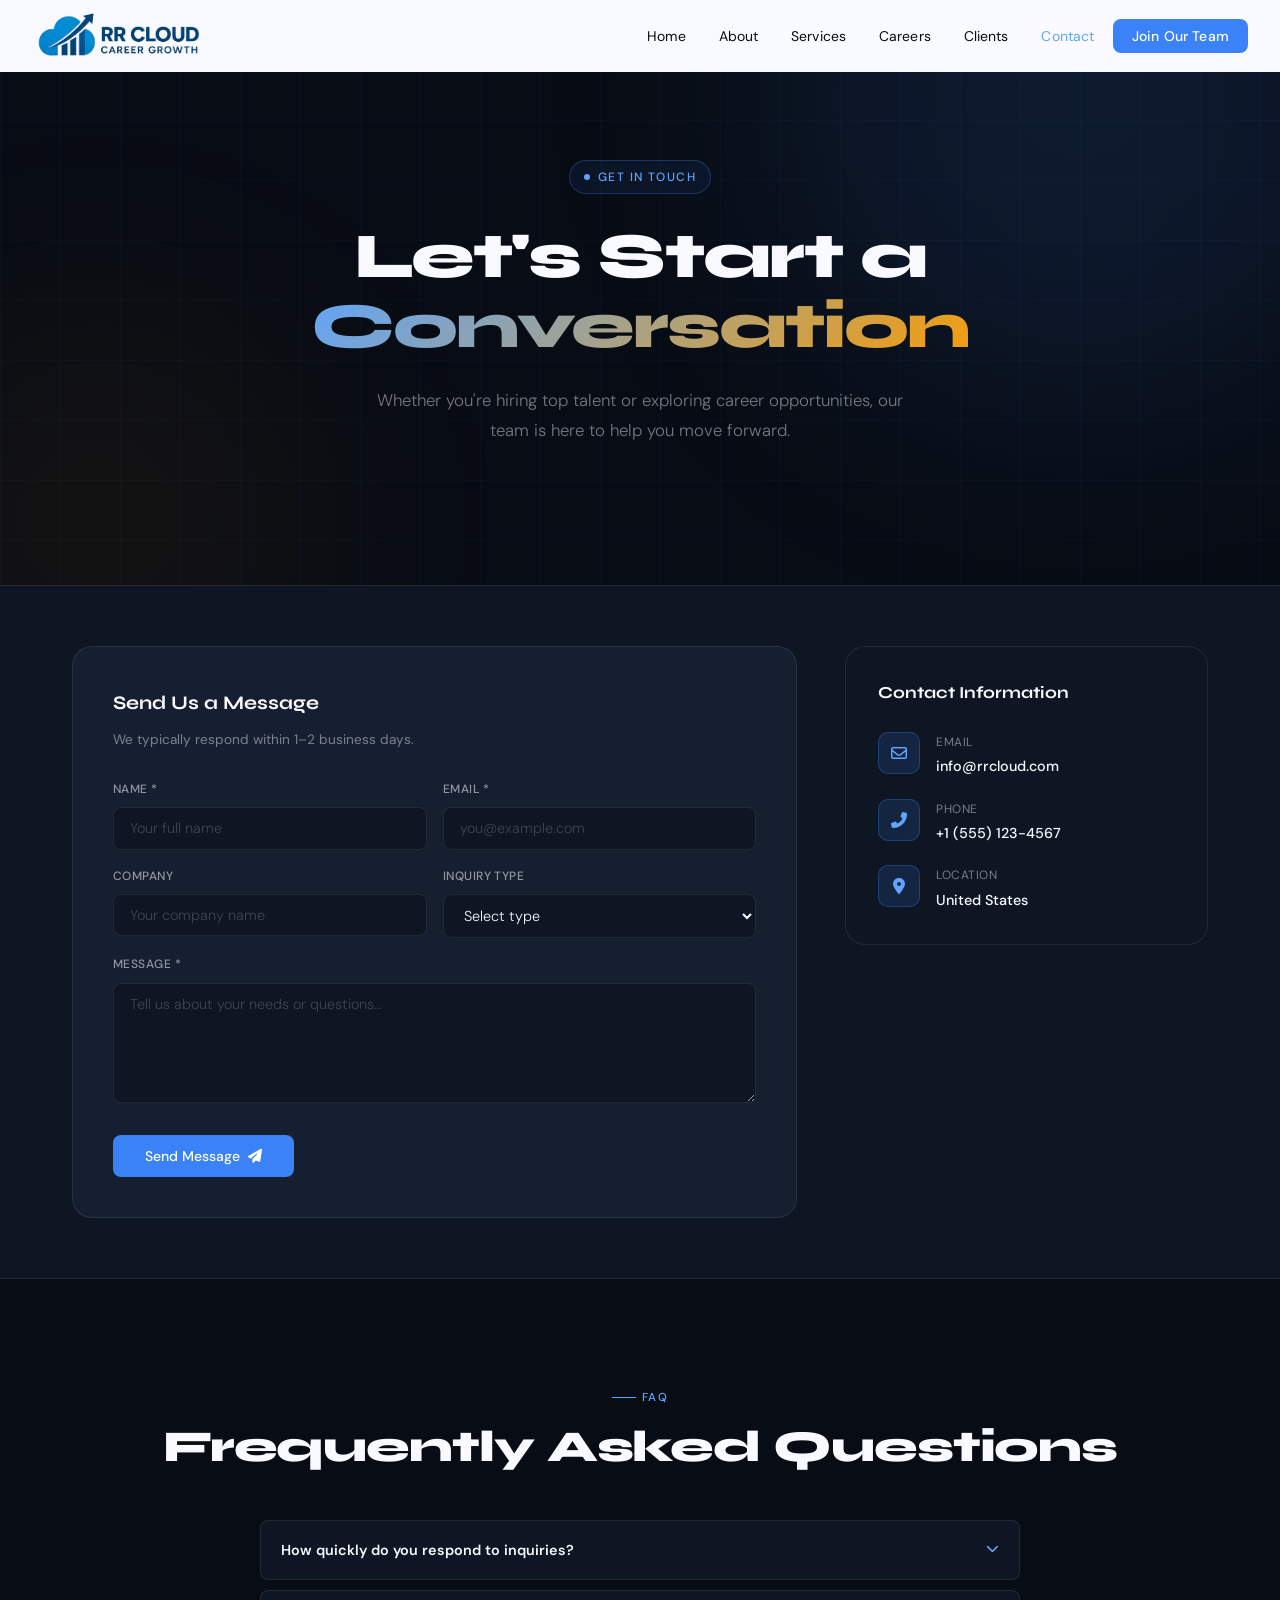
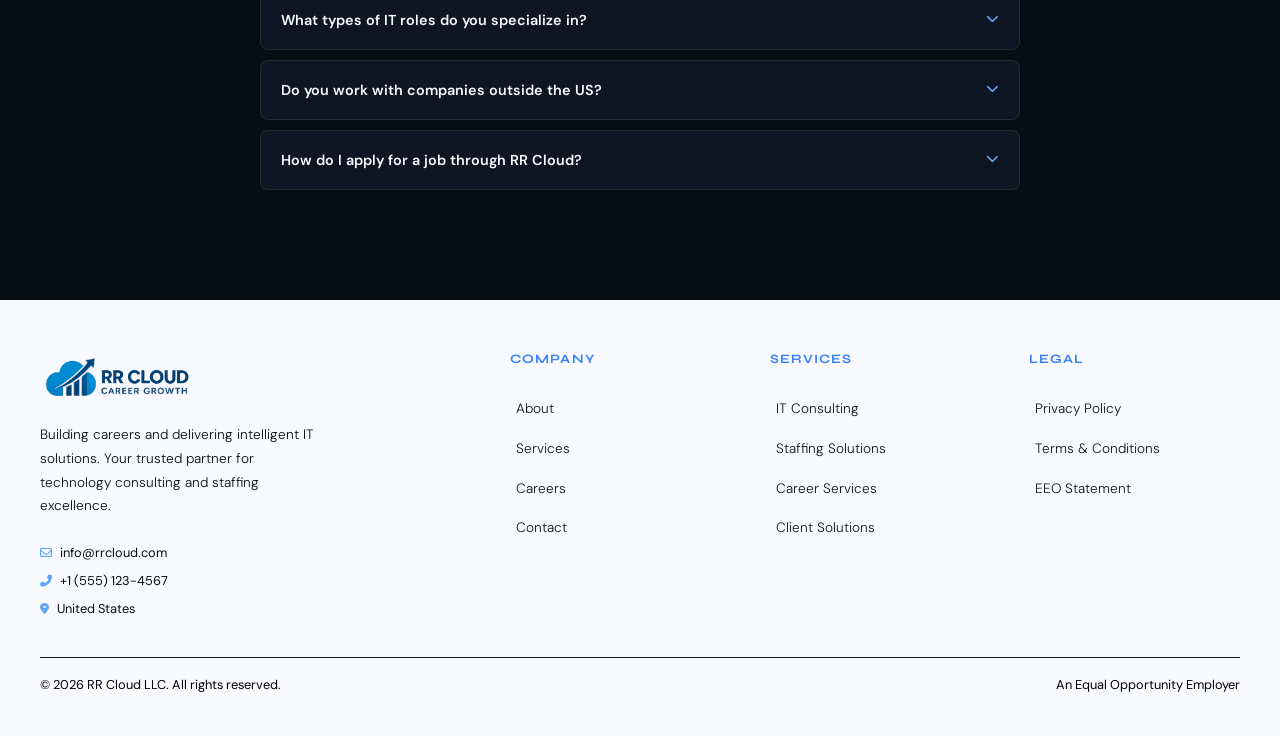
<file: new/contact.html>
<!DOCTYPE html>
<html lang="en">

<head>
  <meta charset="UTF-8">
  <meta name="viewport" content="width=device-width, initial-scale=1.0">
  <title>Contact Us — RR Cloud</title>
  <link
    href="https://fonts.googleapis.com/css2?family=Syne:wght@400;600;700;800&family=DM+Sans:ital,opsz,wght@0,9..40,300;0,9..40,400;0,9..40,500;1,9..40,300&display=swap"
    rel="stylesheet">
  <link rel="stylesheet" href="https://cdnjs.cloudflare.com/ajax/libs/font-awesome/6.5.0/css/all.min.css">
  <style>
    :root {
      --ink: #080c14;
      --ink2: #0f1623;
      --ink3: #161f30;
      --surface: #1a2540;
      --accent: #3b82f6;
      --accent2: #60a5fa;
      --gold: #f59e0b;
      --white: #f8faff;
      --muted: rgba(248, 250, 255, 0.45);
      --border: rgba(248, 250, 255, 0.08);
      --border2: rgba(59, 130, 246, 0.3);
      --r: 12px;
      --r2: 20px;
    }

    *,
    *::before,
    *::after {
      box-sizing: border-box;
      margin: 0;
      padding: 0;
    }

    html {
      scroll-behavior: smooth;
    }

    body {
      font-family: 'DM Sans', sans-serif;
      background: var(--ink);
      color: var(--white);
      line-height: 1.7;
      overflow-x: hidden;
    }

    /* ─── GRID LINES ─── */
    body::before {
      content: '';
      position: fixed;
      inset: 0;
      background-image:
        linear-gradient(rgba(59, 130, 246, 0.04) 1px, transparent 1px),
        linear-gradient(90deg, rgba(59, 130, 246, 0.04) 1px, transparent 1px);
      background-size: 60px 60px;
      pointer-events: none;
      z-index: 0;
    }

    /* ─── GLOW ORBS ─── */
    .orb {
      position: fixed;
      border-radius: 50%;
      filter: blur(120px);
      pointer-events: none;
      z-index: 0;
    }

    .orb-1 {
      width: 600px;
      height: 600px;
      background: rgba(59, 130, 246, 0.12);
      top: -200px;
      right: -100px;
    }

    .orb-2 {
      width: 400px;
      height: 400px;
      background: rgba(245, 158, 11, 0.06);
      bottom: 20%;
      left: -100px;
    }

    /* ─── NAV ─── */
    nav {
      position: fixed;
      top: 0;
      left: 0;
      right: 0;
      z-index: 100;
      padding: 0 2rem;
      height: 72px;
      display: flex;
      align-items: center;
      justify-content: space-between;
      border-bottom: 1px solid var(--border);
      background: #F9FAFF;
      backdrop-filter: blur(20px);
      transition: all 0.3s ease;
    }

    .logo {
      display: flex;
      align-items: center;
      gap: 10px;
      text-decoration: none;
      font-family: 'Syne', sans-serif;
      font-weight: 800;
      font-size: 1.2rem;
      color: var(--white);
      letter-spacing: -0.02em;
    }

    .logo-badge {
      width: 36px;
      height: 36px;
      background: var(--accent);
      border-radius: 8px;
      display: flex;
      align-items: center;
      justify-content: center;
      font-size: 0.85rem;
      font-weight: 800;
      color: #fff;
      position: relative;
      overflow: hidden;
    }

    .logo-badge::after {
      content: '';
      position: absolute;
      inset: 0;
      background: linear-gradient(135deg, rgba(255, 255, 255, 0.25) 0%, transparent 60%);
    }

    .nav-links {
      display: flex;
      align-items: center;
      gap: 0.25rem;
      list-style: none;
    }

    .nav-links a {
      text-decoration: none;
      color: #070D14;
      font-size: 0.875rem;
      font-weight: 400;
      padding: 0.5rem 0.9rem;
      border-radius: 8px;
      transition: all 0.2s;
      letter-spacing: 0.01em;
    }

    .nav-links a:hover,
    .nav-links a.active {
      color: #60A6FA;
      background: var(--border);
    }

    .btn-nav {
      background: var(--accent);
      color: #fff !important;
      border-radius: 8px !important;
      font-weight: 500 !important;
      padding: 0.5rem 1.2rem !important;
      transition: all 0.2s !important;
    }

    .btn-nav:hover {
      background: var(--accent2) !important;
      transform: translateY(-1px);
      box-shadow: 0 8px 25px rgba(59, 130, 246, 0.35) !important;
    }

    /* ─── SECTION SHARED ─── */
    section {
      position: relative;
      z-index: 1;
    }

    .section-wrap {
      max-width: 1200px;
      margin: 0 auto;
      padding: 100px 2rem;
    }

    .section-badge {
      display: inline-flex;
      align-items: center;
      gap: 6px;
      font-size: 0.72rem;
      font-weight: 500;
      letter-spacing: 0.1em;
      text-transform: uppercase;
      color: var(--accent2);
      margin-bottom: 1rem;
    }

    .section-badge::before {
      content: '';
      display: block;
      width: 24px;
      height: 1px;
      background: var(--accent2);
    }

    h2 {
      font-family: 'Syne', sans-serif;
      font-size: clamp(1.8rem, 3.5vw, 2.75rem);
      font-weight: 800;
      letter-spacing: -0.025em;
      line-height: 1.1;
      color: var(--white);
      margin-bottom: 1rem;
    }

    .section-sub {
      font-size: 1rem;
      color: var(--muted);
      max-width: 520px;
      font-weight: 300;
      line-height: 1.75;
    }

    .fade-up {
      opacity: 0;
      transform: translateY(30px);
      transition: all 0.6s cubic-bezier(0.23, 1, 0.320, 1);
    }

    .fade-up.visible {
      opacity: 1;
      transform: translateY(0);
    }

    /* ─── PAGE HERO ─── */
    .page-hero {
      padding: 160px 2rem 100px;
      position: relative;
      z-index: 1;
    }

    .page-hero-inner {
      max-width: 1200px;
      margin: 0 auto;
      text-align: center;
    }

    .eyebrow {
      display: inline-flex;
      align-items: center;
      gap: 8px;
      font-size: 0.75rem;
      font-weight: 500;
      letter-spacing: 0.12em;
      text-transform: uppercase;
      color: var(--accent2);
      border: 1px solid var(--border2);
      background: rgba(59, 130, 246, 0.08);
      padding: 6px 14px;
      border-radius: 100px;
      margin-bottom: 1.75rem;
    }

    .eyebrow-dot {
      width: 6px;
      height: 6px;
      background: var(--accent2);
      border-radius: 50%;
      animation: pulse 2s infinite;
    }

    @keyframes pulse {

      0%,
      100% {
        opacity: 1;
        transform: scale(1);
      }

      50% {
        opacity: 0.5;
        transform: scale(0.8);
      }
    }

    h1 {
      font-family: 'Syne', sans-serif;
      font-size: clamp(2.5rem, 5vw, 4rem);
      font-weight: 800;
      line-height: 1.08;
      letter-spacing: -0.03em;
      color: var(--white);
      margin-bottom: 1.5rem;
    }

    h1 .highlight {
      background: linear-gradient(135deg, var(--accent2) 0%, var(--gold) 100%);
      -webkit-background-clip: text;
      -webkit-text-fill-color: transparent;
      background-clip: text;
    }

    .hero-lead {
      font-size: 1.05rem;
      color: var(--muted);
      max-width: 560px;
      margin: 0 auto 2.5rem;
      line-height: 1.8;
      font-weight: 300;
    }

    /* ─── MAIN CONTENT ─── */
    .content-section {
      background: var(--ink2);
      border-top: 1px solid var(--border);
      border-bottom: 1px solid var(--border);
    }

    .content-wrap {
      max-width: 1200px;
      margin: 0 auto;
      padding: 60px 2rem;
    }

    .contact-form-card {
      background: var(--ink3);
      border: 1px solid var(--border);
      border-radius: var(--r2);
      padding: 2.5rem;
    }

    .contact-form-card h3 {
      font-family: 'Syne', sans-serif;
      font-size: 1.2rem;
      font-weight: 700;
      margin-bottom: 0.5rem;
      color: var(--white);
    }

    .contact-form-card .sub {
      font-size: 0.85rem;
      color: var(--muted);
      margin-bottom: 1.75rem;
    }

    .form-group {
      display: grid;
      grid-template-columns: 1fr 1fr;
      gap: 1rem;
      margin-bottom: 1rem;
    }

    .form-group.full {
      grid-template-columns: 1fr;
    }

    label {
      font-size: 0.75rem;
      font-weight: 500;
      color: rgba(248, 250, 255, 0.55);
      letter-spacing: 0.04em;
      text-transform: uppercase;
      margin-bottom: 0.5rem;
      display: block;
    }

    input,
    select,
    textarea {
      background: var(--ink2);
      border: 1px solid var(--border);
      border-radius: 8px;
      color: var(--white);
      font-family: 'DM Sans', sans-serif;
      font-size: 0.9rem;
      font-weight: 300;
      padding: 0.7rem 1rem;
      outline: none;
      transition: border 0.2s, box-shadow 0.2s;
      width: 100%;
    }

    input::placeholder,
    textarea::placeholder {
      color: rgba(248, 250, 255, 0.2);
    }

    input:focus,
    select:focus,
    textarea:focus {
      border-color: var(--accent);
      box-shadow: 0 0 0 3px rgba(59, 130, 246, 0.12);
    }

    select option {
      background: var(--ink3);
    }

    textarea {
      resize: vertical;
      min-height: 120px;
    }

    .form-actions {
      display: flex;
      gap: 1rem;
      margin-top: 1.5rem;
    }

    .btn-submit {
      background: var(--accent);
      color: #fff;
      border: none;
      padding: 0.75rem 2rem;
      border-radius: 8px;
      font-family: 'DM Sans', sans-serif;
      font-size: 0.875rem;
      font-weight: 500;
      cursor: pointer;
      display: inline-flex;
      align-items: center;
      gap: 8px;
      transition: all 0.25s;
    }

    .btn-submit:hover {
      background: var(--accent2);
      box-shadow: 0 8px 25px rgba(59, 130, 246, 0.35);
      transform: translateY(-1px);
    }

    .success-msg {
      display: none;
      background: rgba(16, 185, 129, 0.15);
      border: 1px solid rgba(16, 185, 129, 0.3);
      border-radius: 8px;
      padding: 1rem 1.25rem;
      color: #10b981;
      font-size: 0.88rem;
      font-weight: 500;
      margin-top: 1rem;
    }

    /* INFO CARDS */
    .info-section {
      background: var(--ink);
    }

    .info-grid {
      display: grid;
      grid-template-columns: repeat(2, 1fr);
      gap: 2rem;
      margin-top: 2rem;
    }

    .info-card {
      background: var(--ink2);
      border: 1px solid var(--border);
      border-radius: var(--r2);
      padding: 2rem;
    }

    .info-card h4 {
      font-family: 'Syne', sans-serif;
      font-size: 1.05rem;
      font-weight: 700;
      margin-bottom: 1.5rem;
      color: var(--white);
    }

    .info-item {
      display: flex;
      align-items: flex-start;
      gap: 1rem;
      margin-bottom: 1.25rem;
    }

    .info-item:last-child {
      margin-bottom: 0;
    }

    .info-icon {
      width: 42px;
      height: 42px;
      background: rgba(59, 130, 246, 0.15);
      color: var(--accent2);
      border-radius: 10px;
      border: 1px solid var(--border2);
      display: flex;
      align-items: center;
      justify-content: center;
      font-size: 1rem;
      flex-shrink: 0;
    }

    .info-item .lbl {
      font-size: 0.75rem;
      color: var(--muted);
      margin-bottom: 2px;
      letter-spacing: 0.04em;
      text-transform: uppercase;
      display: block;
    }

    .info-item .val {
      font-size: 0.9rem;
      font-weight: 500;
      color: var(--white);
    }

    /* ─── FAQ SECTION ─── */
    .faq-section {
      background: var(--ink);
    }

    .faq-wrap {
      max-width: 760px;
      margin: 0 auto;
    }

    .faq-item {
      border: 1px solid var(--border);
      border-radius: 8px;
      margin-bottom: 10px;
      overflow: hidden;
      background: var(--ink2);
    }

    .faq-btn {
      background: transparent;
      border: none;
      width: 100%;
      text-align: left;
      padding: 1.25rem;
      font-size: 0.9rem;
      font-weight: 600;
      color: var(--white);
      display: flex;
      justify-content: space-between;
      align-items: center;
      cursor: pointer;
      transition: all 0.2s;
      font-family: 'DM Sans', sans-serif;
    }

    .faq-btn:hover {
      background: var(--ink3);
    }

    .faq-btn i {
      color: var(--accent2);
      transition: transform 0.25s;
      font-size: 0.8rem;
    }

    .faq-btn.open i {
      transform: rotate(180deg);
    }

    .faq-body {
      display: none;
      padding: 0 1.25rem 1rem;
      font-size: 0.85rem;
      color: var(--muted);
      font-weight: 300;
      line-height: 1.7;
    }

    /* ─── FOOTER ─── */
    footer {
      background: var(--white);
      border-top: 1px solid var(--border);
      padding: 3rem 2rem 2.5rem;
      position: relative;
      z-index: 1;
    }

    .footer-inner {
      max-width: 1200px;
      margin: 0 auto;
    }

    .footer-top {
      display: grid;
      grid-template-columns: 2fr 1fr 1fr 1fr;
      gap: 3rem;
      padding-bottom: 2rem;
      border-bottom: 1px solid var(--ink2);
    }

    .footer-brand-text {
      font-size: 0.85rem;
      color: var(--ink);
      font-weight: 300;
      line-height: 1.75;
      margin: 1rem 0 1.5rem;
      max-width: 280px;
    }

    .contact-line {
      display: flex;
      align-items: center;
      gap: 8px;
      font-size: 0.8rem;
      color: var(--ink);
      margin-bottom: 6px;
    }

    .contact-line i {
      color: var(--accent2);
      font-size: 0.75rem;
    }

    .footer-heading {
      font-family: 'Syne', sans-serif;
      font-size: 0.8rem;
      font-weight: 700;
      letter-spacing: 0.08em;
      text-transform: uppercase;
      color: var(--accent);
      margin-bottom: 1.25rem;
    }

    .footer-links {
      list-style: none;
    }

    .footer-links li {
      margin-bottom: 0.6rem;
    }

    .footer-links a {
      font-size: 0.85rem;
      color: var(--ink2);
      text-decoration: none;
      font-weight: 300;
      transition: color 0.2s;
      display: inline-flex;
      align-items: center;
      gap: 6px;
    }

    .footer-links a::before {
      content: '';
      width: 0;
      height: 1px;
      background: var(--accent2);
      transition: width 0.2s;
    }

    .footer-links a:hover {
      color: var(--accent2);
    }

    .footer-links a:hover::before {
      width: 12px;
    }

    .footer-bottom {
      display: flex;
      justify-content: space-between;
      align-items: center;
      padding-top: 1rem;
      font-size: 0.8rem;
      color: #000;
    }

    @media (max-width: 900px) {
      .info-grid {
        grid-template-columns: 1fr;
      }

      .form-group {
        grid-template-columns: 1fr;
      }

      .footer-top {
        grid-template-columns: 1fr 1fr;
      }
    }

    @media (max-width: 600px) {
      nav {
        padding: 0 1rem;
      }

      .section-wrap {
        padding: 60px 1rem;
      }

      .content-wrap {
        padding: 40px 1rem;
      }

      .footer-top {
        grid-template-columns: 1fr;
        gap: 2rem;
      }

      .footer-bottom {
        flex-direction: column;
        gap: 1rem;
        text-align: center;
      }

      .contact-form-card {
        padding: 1.5rem;
      }
    }
  </style>
</head>

<body>
  <!-- GLOW ORBS -->
  <div class="orb orb-1"></div>
  <div class="orb orb-2"></div>

  <!-- NAV -->
  <nav>
    <a class="logo" href="index.html">
      <img src="../images/rr cloud logo.PNG" width="180">
    </a>
    <ul class="nav-links">
      <li><a href="index.html">Home</a></li>
      <li><a href="about.html">About</a></li>
      <li><a href="services.html">Services</a></li>
      <li><a href="careers.html">Careers</a></li>
      <li><a href="clients.html">Clients</a></li>
      <li><a href="contact.html" class="active">Contact</a></li>
      <li><a href="careers.html" class="btn-nav">Join Our Team</a></li>
    </ul>
  </nav>

  <!-- PAGE HERO -->
  <section class="page-hero">
    <div class="page-hero-inner">
      <div class="eyebrow">
        <span class="eyebrow-dot"></span>
        Get in Touch
      </div>
      <h1>Let's Start a<br><span class="highlight">Conversation</span></h1>
      <p class="hero-lead">Whether you're hiring top talent or exploring career opportunities, our team is here to help
        you move forward.</p>
    </div>
  </section>

  <!-- MAIN CONTENT -->
  <section class="content-section fade-up">
    <div class="content-wrap">
      <div style="display: grid; grid-template-columns: 2fr 1fr; gap: 3rem; align-items: start;">

        <!-- CONTACT FORM -->
        <div>
          <div class="contact-form-card">
            <h3>Send Us a Message</h3>
            <p class="sub">We typically respond within 1–2 business days.</p>
            <form id="contactForm" novalidate>
              <div class="form-group">
                <div>
                  <label>Name *</label>
                  <input type="text" id="cName" placeholder="Your full name" required>
                </div>
                <div>
                  <label>Email *</label>
                  <input type="email" id="cEmail" placeholder="you@example.com" required>
                </div>
              </div>
              <div class="form-group">
                <div>
                  <label>Company</label>
                  <input type="text" id="cCompany" placeholder="Your company name">
                </div>
                <div>
                  <label>Inquiry Type</label>
                  <select id="cType">
                    <option value="" selected>Select type</option>
                    <option>Hiring / Staffing</option>
                    <option>IT Consulting</option>
                    <option>Career Opportunity</option>
                    <option>Partnership</option>
                    <option>General Inquiry</option>
                  </select>
                </div>
              </div>
              <div class="form-group full">
                <div>
                  <label>Message *</label>
                  <textarea id="cMessage" placeholder="Tell us about your needs or questions…" required></textarea>
                </div>
              </div>
              <div class="form-actions">
                <button type="submit" class="btn-submit">Send Message <i class="fas fa-paper-plane"></i></button>
              </div>
              <div class="success-msg" id="successMsg"><i class="fas fa-check-circle"></i> Your message has been sent!
                We'll be in touch soon.</div>
            </form>
          </div>
        </div>

        <!-- INFO CARDS -->
        <div>
          <div class="info-card">
            <h4>Contact Information</h4>
            <div class="info-item">
              <div class="info-icon"><i class="far fa-envelope"></i></div>
              <div>
                <div class="lbl">Email</div>
                <div class="val">info@rrcloud.com</div>
              </div>
            </div>
            <div class="info-item">
              <div class="info-icon"><i class="fas fa-phone-alt"></i></div>
              <div>
                <div class="lbl">Phone</div>
                <div class="val">+1 (555) 123-4567</div>
              </div>
            </div>
            <div class="info-item">
              <div class="info-icon"><i class="fas fa-map-marker-alt"></i></div>
              <div>
                <div class="lbl">Location</div>
                <div class="val">United States</div>
              </div>
            </div>
          </div>
        </div>
      </div>
    </div>
  </section>

  <!-- FAQ SECTION -->
  <section class="faq-section">
    <div class="section-wrap">
      <div class="fade-up" style="text-align: center; margin-bottom: 3rem;">
        <div class="section-badge" style="justify-content: center;">FAQ</div>
        <h2>Frequently Asked Questions</h2>
      </div>
      <div class="faq-wrap fade-up">
        <div class="faq-item">
          <button class="faq-btn" onclick="toggleFaq(this)">How quickly do you respond to inquiries? <i
              class="fas fa-chevron-down"></i></button>
          <div class="faq-body">We aim to respond to all inquiries within 1–2 business days. For urgent hiring needs,
            please indicate that in your message and we'll prioritize accordingly.</div>
        </div>
        <div class="faq-item">
          <button class="faq-btn" onclick="toggleFaq(this)">What types of IT roles do you specialize in? <i
              class="fas fa-chevron-down"></i></button>
          <div class="faq-body">We specialize in software engineering, data and AI, cloud and DevOps, cybersecurity, and
            IT consulting roles — across contract, contract-to-hire, and full-time positions.</div>
        </div>
        <div class="faq-item">
          <button class="faq-btn" onclick="toggleFaq(this)">Do you work with companies outside the US? <i
              class="fas fa-chevron-down"></i></button>
          <div class="faq-body">Our primary focus is the US market, but we do place talent with global companies that
            have US-based operations. Contact us to discuss your specific needs.</div>
        </div>
        <div class="faq-item">
          <button class="faq-btn" onclick="toggleFaq(this)">How do I apply for a job through RR Cloud? <i
              class="fas fa-chevron-down"></i></button>
          <div class="faq-body">Visit our Careers page to see current openings and submit your application directly. Our
            team will review your profile and reach out if there's a strong match.</div>
        </div>
      </div>
    </div>
  </section>

  <!-- FOOTER -->
  <footer>
    <div class="footer-inner">
      <div class="footer-top">
        <div>
          <a href="index.html" class="logo" style="margin-bottom:0">
            <img src="../images/rr cloud logo.PNG" width="160">
          </a>
          <p class="footer-brand-text">Building careers and delivering intelligent IT solutions. Your trusted partner
            for technology consulting and staffing excellence.</p>
          <div class="contact-line"><i class="far fa-envelope"></i> info@rrcloud.com</div>
          <div class="contact-line"><i class="fas fa-phone-alt"></i> +1 (555) 123-4567</div>
          <div class="contact-line"><i class="fas fa-map-marker-alt"></i> United States</div>
        </div>
        <div>
          <div class="footer-heading">Company</div>
          <ul class="footer-links">
            <li><a href="about.html">About</a></li>
            <li><a href="services.html">Services</a></li>
            <li><a href="careers.html">Careers</a></li>
            <li><a href="contact.html">Contact</a></li>
          </ul>
        </div>
        <div>
          <div class="footer-heading">Services</div>
          <ul class="footer-links">
            <li><a href="services.html">IT Consulting</a></li>
            <li><a href="services.html">Staffing Solutions</a></li>
            <li><a href="careers.html">Career Services</a></li>
            <li><a href="clients.html">Client Solutions</a></li>
          </ul>
        </div>
        <div>
          <div class="footer-heading">Legal</div>
          <ul class="footer-links">
            <li><a href="#">Privacy Policy</a></li>
            <li><a href="#">Terms & Conditions</a></li>
            <li><a href="#">EEO Statement</a></li>
          </ul>
        </div>
      </div>
      <div class="footer-bottom">
        <span>&copy; 2026 RR Cloud LLC. All rights reserved.</span>
        <span>An Equal Opportunity Employer</span>
      </div>
    </div>
  </footer>

  <script>
    // ── SCROLL ANIMATIONS ──
    const obs = new IntersectionObserver(entries => {
      entries.forEach(e => { if (e.isIntersecting) e.target.classList.add('visible'); });
    }, { threshold: 0.1 });
    document.querySelectorAll('.fade-up').forEach(el => obs.observe(el));

    // ── FORM SUBMISSION ──
    document.getElementById('contactForm').addEventListener('submit', function (e) {
      e.preventDefault();
      const btn = this.querySelector('.btn-submit');
      btn.innerHTML = '<i class="fas fa-spinner fa-spin"></i> Sending…';
      btn.disabled = true;
      setTimeout(() => {
        btn.innerHTML = '<i class="fas fa-check"></i> Message Sent!';
        btn.style.background = '#10b981';
        document.getElementById('successMsg').style.display = 'block';
      }, 1400);
    });

    // ── FAQ TOGGLE ──
    function toggleFaq(btn) {
      const body = btn.nextElementSibling;
      const isOpen = btn.classList.contains('open');
      document.querySelectorAll('.faq-btn.open').forEach(b => {
        b.classList.remove('open');
        b.nextElementSibling.style.display = 'none';
      });
      if (!isOpen) {
        btn.classList.add('open');
        body.style.display = 'block';
      }
    }
  </script>
</body>

</html>
</file>
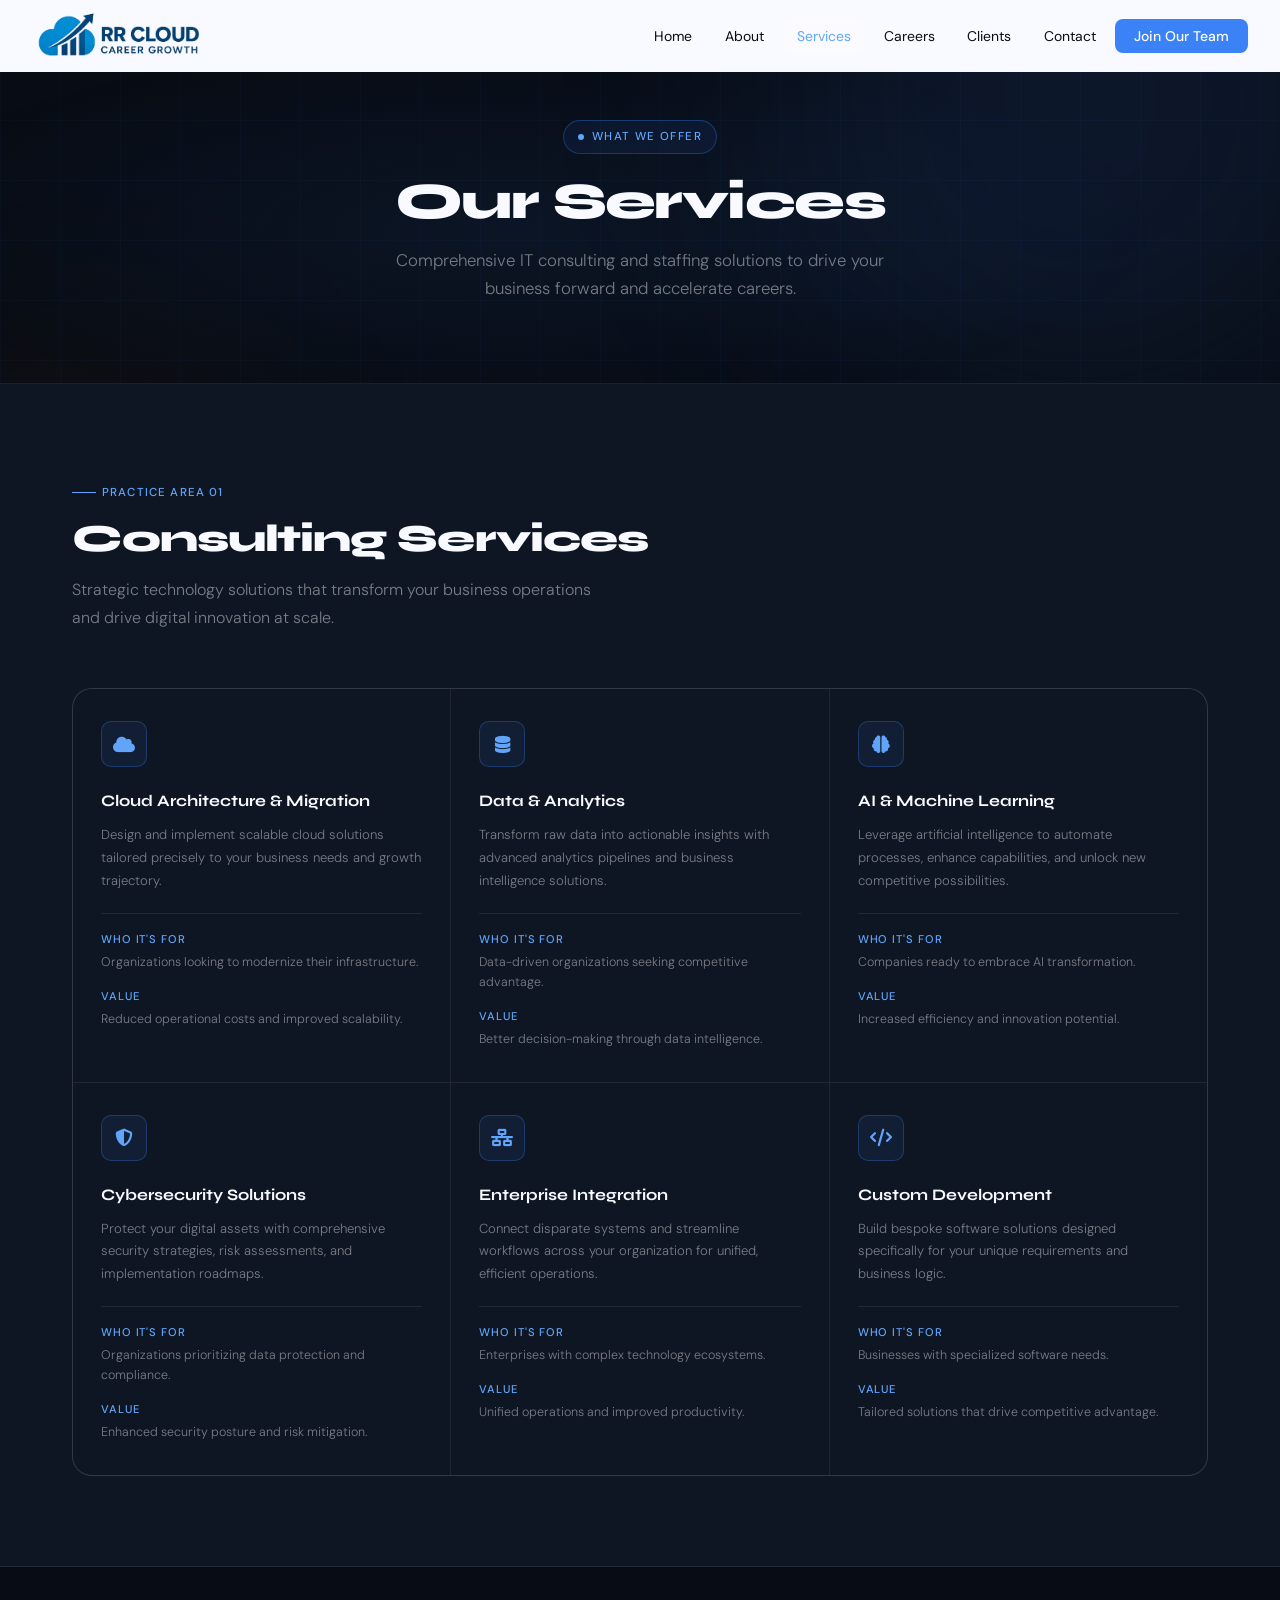
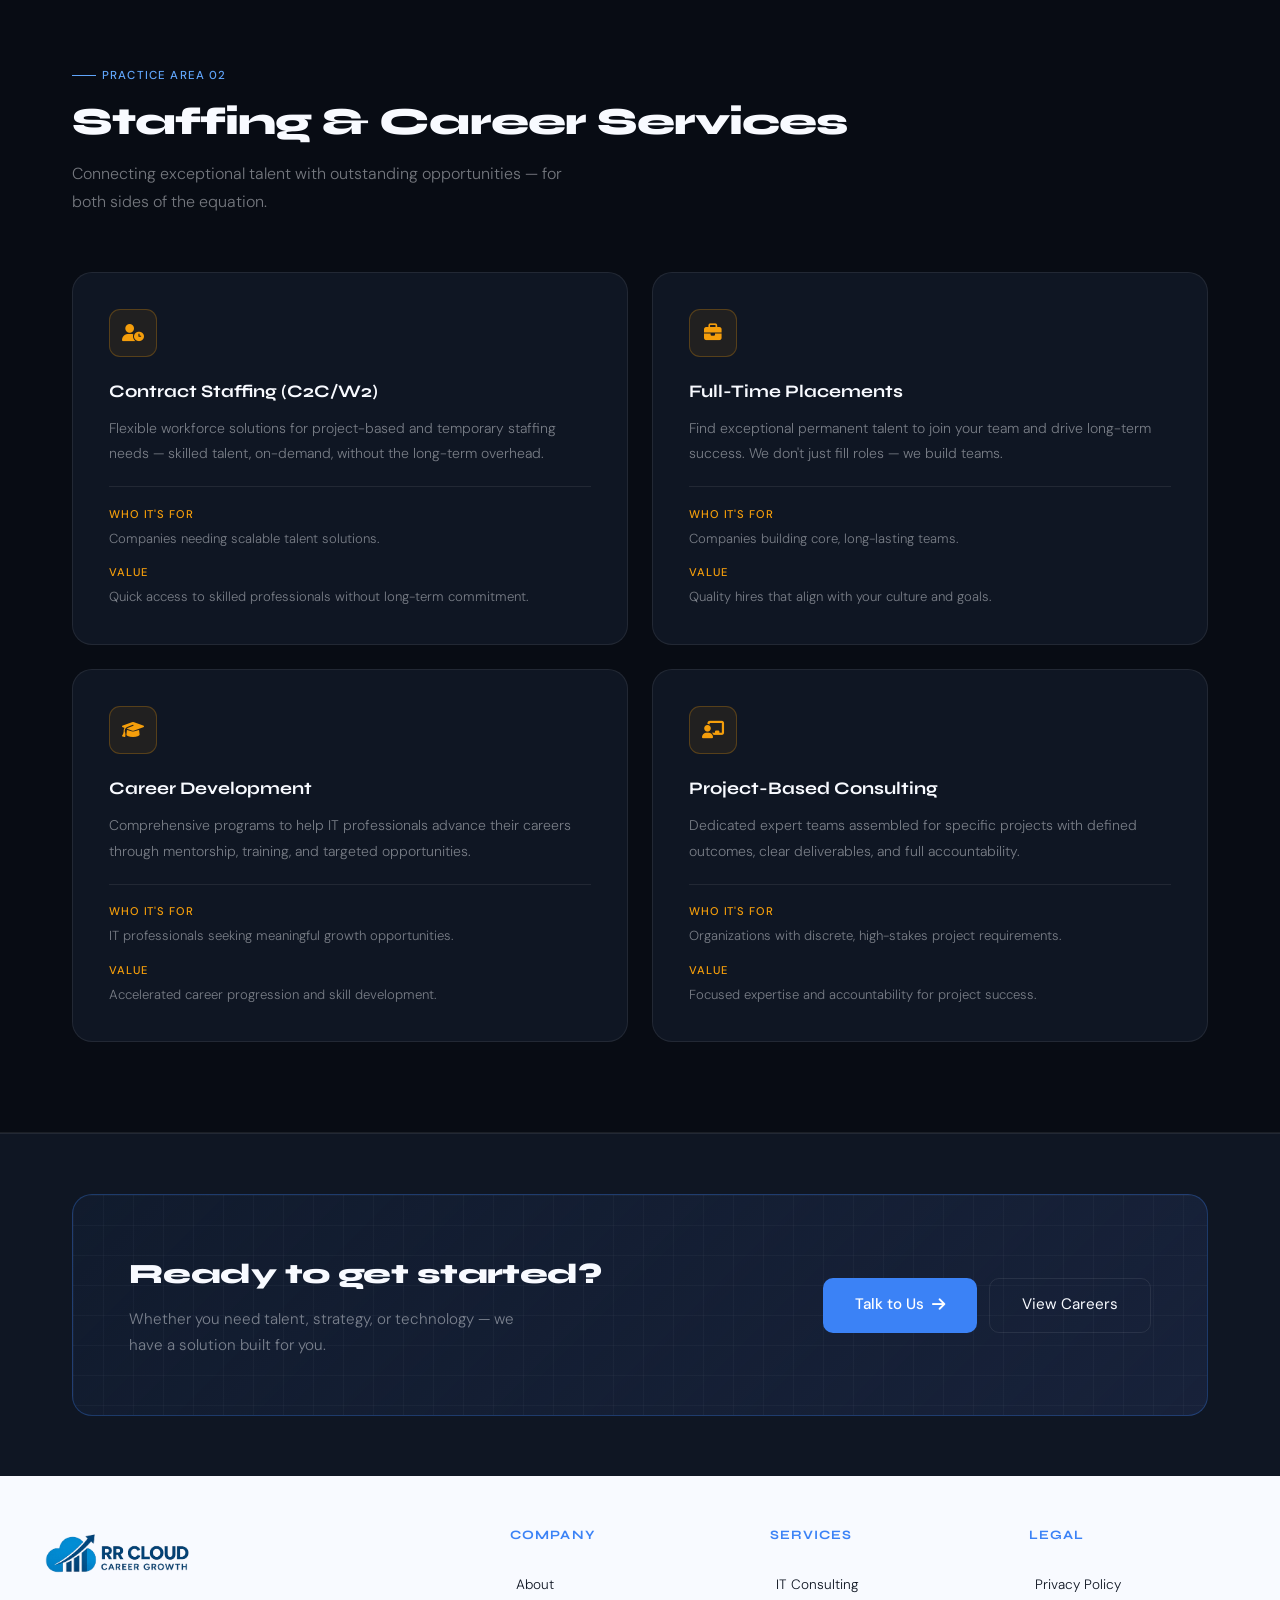
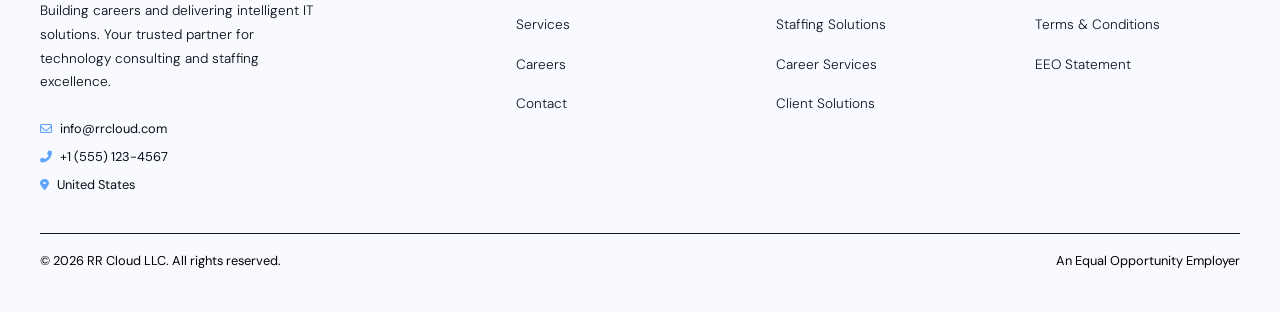
<file: new/services.html>
<!DOCTYPE html>
<html lang="en">

<head>
  <meta charset="UTF-8">
  <meta name="viewport" content="width=device-width, initial-scale=1.0">
  <title>Services — RR Cloud</title>
  <link
    href="https://fonts.googleapis.com/css2?family=Syne:wght@400;600;700;800&family=DM+Sans:ital,opsz,wght@0,9..40,300;0,9..40,400;0,9..40,500;1,9..40,300&display=swap"
    rel="stylesheet">
  <link rel="stylesheet" href="https://cdnjs.cloudflare.com/ajax/libs/font-awesome/6.5.0/css/all.min.css">
  <style>
    :root {
      --ink: #080c14;
      --ink2: #0f1623;
      --ink3: #161f30;
      --accent: #3b82f6;
      --accent2: #60a5fa;
      --gold: #f59e0b;
      --white: #f8faff;
      --muted: rgba(248, 250, 255, 0.45);
      --border: rgba(248, 250, 255, 0.08);
      --border2: rgba(59, 130, 246, 0.3);
      --r2: 20px;
    }

    *,
    *::before,
    *::after {
      box-sizing: border-box;
      margin: 0;
      padding: 0;
    }

    html {
      scroll-behavior: smooth;
    }

    body {
      font-family: 'DM Sans', sans-serif;
      background: var(--ink);
      color: var(--white);
      line-height: 1.7;
      overflow-x: hidden;
    }

    body::before {
      content: '';
      position: fixed;
      inset: 0;
      background-image: linear-gradient(rgba(59, 130, 246, 0.04) 1px, transparent 1px), linear-gradient(90deg, rgba(59, 130, 246, 0.04) 1px, transparent 1px);
      background-size: 60px 60px;
      pointer-events: none;
      z-index: 0;
    }

    .orb {
      position: fixed;
      border-radius: 50%;
      filter: blur(120px);
      pointer-events: none;
      z-index: 0;
    }

    .orb-1 {
      width: 600px;
      height: 600px;
      background: rgba(59, 130, 246, 0.1);
      top: -200px;
      right: -100px;
    }

    .orb-2 {
      width: 350px;
      height: 350px;
      background: rgba(245, 158, 11, 0.05);
      bottom: 20%;
      left: -80px;
    }

    /* NAV */
    nav {
      position: fixed;
      top: 0;
      left: 0;
      right: 0;
      z-index: 100;
      padding: 0 2rem;
      height: 72px;
      display: flex;
      align-items: center;
      justify-content: space-between;
      border-bottom: 1px solid var(--border);
      background: #F9FAFF;
      backdrop-filter: blur(20px);
      transition: background 0.3s;
    }

    .logo {
      display: flex;
      align-items: center;
      gap: 10px;
      text-decoration: none;
      font-family: 'Syne', sans-serif;
      font-weight: 800;
      font-size: 1.2rem;
      color: var(--white);
      letter-spacing: -0.02em;
    }

    .logo-badge {
      width: 36px;
      height: 36px;
      background: var(--accent);
      border-radius: 8px;
      display: flex;
      align-items: center;
      justify-content: center;
      font-size: 0.85rem;
      font-weight: 800;
      color: #fff;
      position: relative;
      overflow: hidden;
    }

    .logo-badge::after {
      content: '';
      position: absolute;
      inset: 0;
      background: linear-gradient(135deg, rgba(255, 255, 255, 0.25) 0%, transparent 60%);
    }

    .nav-links {
      display: flex;
      align-items: center;
      gap: 0.25rem;
      list-style: none;
    }

    .nav-links a {
      text-decoration: none;
      color: #070D14;
      font-size: 0.875rem;
      font-weight: 400;
      padding: 0.5rem 0.9rem;
      border-radius: 8px;
      transition: all 0.2s;
    }

    .nav-links a:hover,
    .nav-links a.active {
      color: #60A6FA;
      background: var(--border);
    }

    .btn-nav {
      background: var(--accent) !important;
      color: #fff !important;
      border-radius: 8px !important;
      font-weight: 500 !important;
      padding: 0.5rem 1.2rem !important;
    }

    .btn-nav:hover {
      background: var(--accent2) !important;
      box-shadow: 0 8px 25px rgba(59, 130, 246, 0.35) !important;
    }

    /* PAGE HEADER */
    .page-header {
      min-height: 380px;
      display: flex;
      flex-direction: column;
      align-items: center;
      justify-content: center;
      text-align: center;
      padding: 120px 2rem 80px;
      position: relative;
      z-index: 1;
      border-bottom: 1px solid var(--border);
      background: radial-gradient(ellipse at 40% 60%, rgba(59, 130, 246, 0.08) 0%, transparent 60%);
    }

    .eyebrow {
      display: inline-flex;
      align-items: center;
      gap: 8px;
      font-size: 0.72rem;
      font-weight: 500;
      letter-spacing: 0.12em;
      text-transform: uppercase;
      color: var(--accent2);
      border: 1px solid var(--border2);
      background: rgba(59, 130, 246, 0.08);
      padding: 6px 14px;
      border-radius: 100px;
      margin-bottom: 1.25rem;
    }

    .eyebrow-dot {
      width: 6px;
      height: 6px;
      background: var(--accent2);
      border-radius: 50%;
      animation: pulse 2s infinite;
    }

    @keyframes pulse {

      0%,
      100% {
        opacity: 1;
        transform: scale(1);
      }

      50% {
        opacity: 0.5;
        transform: scale(0.8);
      }
    }

    .page-header h1 {
      font-family: 'Syne', sans-serif;
      font-size: clamp(2.2rem, 4vw, 3.5rem);
      font-weight: 800;
      letter-spacing: -0.03em;
      line-height: 1.1;
      margin-bottom: 1rem;
    }

    .page-header p {
      font-size: 1.05rem;
      color: var(--muted);
      font-weight: 300;
      max-width: 500px;
    }

    /* SECTION SHARED */
    section {
      position: relative;
      z-index: 1;
    }

    .section-wrap {
      max-width: 1200px;
      margin: 0 auto;
      padding: 90px 2rem;
    }

    .section-badge {
      display: inline-flex;
      align-items: center;
      gap: 6px;
      font-size: 0.72rem;
      font-weight: 500;
      letter-spacing: 0.1em;
      text-transform: uppercase;
      color: var(--accent2);
      margin-bottom: 1rem;
    }

    .section-badge::before {
      content: '';
      display: block;
      width: 24px;
      height: 1px;
      background: var(--accent2);
    }

    h2 {
      font-family: 'Syne', sans-serif;
      font-size: clamp(1.8rem, 3vw, 2.6rem);
      font-weight: 800;
      letter-spacing: -0.025em;
      line-height: 1.1;
      margin-bottom: 1rem;
    }

    .section-sub {
      font-size: 1rem;
      color: var(--muted);
      max-width: 520px;
      font-weight: 300;
      line-height: 1.75;
    }

    /* SERVICE CARDS */
    .consulting-section {
      background: var(--ink2);
      border-bottom: 1px solid var(--border);
    }

    .cards-grid {
      display: grid;
      grid-template-columns: repeat(3, 1fr);
      gap: 1px;
      background: var(--border);
      border: 1px solid var(--border);
      border-radius: var(--r2);
      overflow: hidden;
      margin-top: 3.5rem;
    }

    .svc-card {
      background: var(--ink2);
      padding: 2rem 1.75rem;
      position: relative;
      overflow: hidden;
      transition: background 0.3s;
      cursor: default;
    }

    .svc-card:hover {
      background: var(--ink3);
    }

    .svc-card::before {
      content: '';
      position: absolute;
      top: 0;
      left: 0;
      right: 0;
      height: 2px;
      background: linear-gradient(90deg, var(--accent), var(--accent2));
      opacity: 0;
      transition: opacity 0.3s;
    }

    .svc-card:hover::before {
      opacity: 1;
    }

    .svc-icon {
      width: 46px;
      height: 46px;
      border-radius: 10px;
      border: 1px solid var(--border2);
      background: rgba(59, 130, 246, 0.08);
      display: flex;
      align-items: center;
      justify-content: center;
      color: var(--accent2);
      font-size: 1.1rem;
      margin-bottom: 1.25rem;
      transition: all 0.3s;
    }

    .svc-card:hover .svc-icon {
      background: rgba(59, 130, 246, 0.15);
    }

    .svc-title {
      font-family: 'Syne', sans-serif;
      font-size: 1rem;
      font-weight: 700;
      margin-bottom: 0.6rem;
    }

    .svc-desc {
      font-size: 0.82rem;
      color: var(--muted);
      font-weight: 300;
      line-height: 1.75;
      margin-bottom: 1.25rem;
    }

    .svc-divider {
      border: none;
      border-top: 1px solid var(--border);
      margin-bottom: 1rem;
    }

    .svc-meta-label {
      font-size: 0.7rem;
      font-weight: 500;
      letter-spacing: 0.08em;
      text-transform: uppercase;
      color: var(--accent2);
      margin-bottom: 4px;
    }

    .svc-meta-text {
      font-size: 0.78rem;
      color: var(--muted);
      font-weight: 300;
      line-height: 1.6;
      margin-bottom: 0.85rem;
    }

    /* STAFFING SECTION */
    .staffing-section {
      background: var(--ink);
      border-bottom: 1px solid var(--border);
    }

    .staffing-grid {
      display: grid;
      grid-template-columns: 1fr 1fr;
      gap: 1.5rem;
      margin-top: 3.5rem;
    }

    .staff-card {
      border: 1px solid var(--border);
      border-radius: var(--r2);
      padding: 2.25rem;
      background: var(--ink2);
      position: relative;
      overflow: hidden;
      transition: all 0.3s;
    }

    .staff-card::after {
      content: '';
      position: absolute;
      top: -1px;
      left: 2rem;
      right: 2rem;
      height: 2px;
      background: linear-gradient(90deg, transparent, var(--gold), transparent);
      opacity: 0;
      transition: opacity 0.3s;
    }

    .staff-card:hover {
      border-color: rgba(245, 158, 11, 0.2);
      transform: translateY(-4px);
      box-shadow: 0 24px 60px rgba(0, 0, 0, 0.3);
    }

    .staff-card:hover::after {
      opacity: 1;
    }

    .staff-icon {
      width: 48px;
      height: 48px;
      border-radius: 11px;
      border: 1px solid rgba(245, 158, 11, 0.25);
      background: rgba(245, 158, 11, 0.08);
      display: flex;
      align-items: center;
      justify-content: center;
      color: var(--gold);
      font-size: 1.1rem;
      margin-bottom: 1.25rem;
      transition: all 0.3s;
    }

    .staff-card:hover .staff-icon {
      background: rgba(245, 158, 11, 0.15);
    }

    .staff-title {
      font-family: 'Syne', sans-serif;
      font-size: 1.1rem;
      font-weight: 700;
      margin-bottom: 0.6rem;
    }

    .staff-desc {
      font-size: 0.875rem;
      color: var(--muted);
      font-weight: 300;
      line-height: 1.8;
      margin-bottom: 1.25rem;
    }

    .staff-divider {
      border: none;
      border-top: 1px solid var(--border);
      margin-bottom: 1.1rem;
    }

    .staff-meta-label {
      font-size: 0.7rem;
      font-weight: 500;
      letter-spacing: 0.08em;
      text-transform: uppercase;
      color: var(--gold);
      margin-bottom: 4px;
    }

    .staff-meta-text {
      font-size: 0.82rem;
      color: var(--muted);
      font-weight: 300;
      line-height: 1.65;
      margin-bottom: 0.85rem;
    }

    /* CTA BANNER */
    .cta-section {
      background: var(--ink2);
      border-top: 1px solid var(--border);
    }

    .cta-banner {
      border: 1px solid var(--border2);
      border-radius: var(--r2);
      padding: 3.5rem;
      background: linear-gradient(135deg, rgba(59, 130, 246, 0.05) 0%, rgba(26, 37, 64, 0.8) 100%);
      display: flex;
      align-items: center;
      justify-content: space-between;
      gap: 2rem;
      flex-wrap: wrap;
      position: relative;
      overflow: hidden;
    }

    .cta-banner::before {
      content: '';
      position: absolute;
      inset: 0;
      background-image: linear-gradient(rgba(248, 250, 255, 0.03) 1px, transparent 1px), linear-gradient(90deg, rgba(248, 250, 255, 0.03) 1px, transparent 1px);
      background-size: 30px 30px;
    }

    .cta-banner-text {
      position: relative;
      z-index: 1;
    }

    .cta-banner h3 {
      font-family: 'Syne', sans-serif;
      font-size: 1.75rem;
      font-weight: 800;
      letter-spacing: -0.02em;
      margin-bottom: 0.5rem;
    }

    .cta-banner p {
      font-size: 0.95rem;
      color: var(--muted);
      font-weight: 300;
      max-width: 420px;
    }

    .cta-banner-btns {
      display: flex;
      gap: 12px;
      flex-wrap: wrap;
      position: relative;
      z-index: 1;
    }

    .btn-primary-c {
      background: var(--accent);
      color: #fff;
      border: none;
      padding: 0.85rem 2rem;
      border-radius: 10px;
      font-family: 'DM Sans', sans-serif;
      font-size: 0.95rem;
      font-weight: 500;
      cursor: pointer;
      text-decoration: none;
      display: inline-flex;
      align-items: center;
      gap: 8px;
      transition: all 0.25s;
    }

    .btn-primary-c:hover {
      transform: translateY(-2px);
      box-shadow: 0 12px 35px rgba(59, 130, 246, 0.4);
    }

    .btn-ghost-c {
      background: transparent;
      color: var(--white);
      border: 1px solid var(--border);
      padding: 0.85rem 2rem;
      border-radius: 10px;
      font-family: 'DM Sans', sans-serif;
      font-size: 0.95rem;
      font-weight: 400;
      cursor: pointer;
      text-decoration: none;
      display: inline-flex;
      align-items: center;
      gap: 8px;
      transition: all 0.25s;
    }

    .btn-ghost-c:hover {
      border-color: rgba(248, 250, 255, 0.3);
      background: var(--border);
    }

    /* FOOTER */
    footer {
      background: var(--white);
      border-top: 1px solid var(--border);
      padding: 3rem 2rem 2.5rem;
      position: relative;
      z-index: 1;
    }

    .footer-inner {
      max-width: 1200px;
      margin: 0 auto;
    }

    .footer-top {
      display: grid;
      grid-template-columns: 2fr 1fr 1fr 1fr;
      gap: 3rem;
      padding-bottom: 2rem;
      border-bottom: 1px solid var(--ink2);
    }

    .footer-brand-text {
      font-size: 0.85rem;
      color: var(--ink);
      font-weight: 300;
      line-height: 1.75;
      margin: 1rem 0 1.5rem;
      max-width: 280px;
    }

    .contact-line {
      display: flex;
      align-items: center;
      gap: 8px;
      font-size: 0.8rem;
      color: var(--ink);
      margin-bottom: 6px;
    }

    .contact-line i {
      color: var(--accent2);
      font-size: 0.75rem;
    }

    .footer-heading {
      font-family: 'Syne', sans-serif;
      font-size: 0.8rem;
      font-weight: 700;
      letter-spacing: 0.08em;
      text-transform: uppercase;
      color: var(--accent);
      margin-bottom: 1.25rem;
    }

    .footer-links {
      list-style: none;
    }

    .footer-links li {
      margin-bottom: 0.6rem;
    }

    .footer-links a {
      font-size: 0.85rem;
      color: var(--ink2);
      text-decoration: none;
      font-weight: 300;
      transition: color 0.2s;
      display: inline-flex;
      align-items: center;
      gap: 6px;
    }

    .footer-links a::before {
      content: '';
      width: 0;
      height: 1px;
      background: var(--accent2);
      transition: width 0.2s;
    }

    .footer-links a:hover {
      color: var(--accent2);
    }

    .footer-links a:hover::before {
      width: 12px;
    }

    .footer-bottom {
      display: flex;
      justify-content: space-between;
      align-items: center;
      padding-top: 1rem;
      font-size: 0.8rem;
      color: #000;
    }

    /* ANIMATIONS */
    .fade-up {
      opacity: 0;
      transform: translateY(30px);
      transition: opacity 0.7s ease, transform 0.7s ease;
    }

    .fade-up.visible {
      opacity: 1;
      transform: translateY(0);
    }

    @media (max-width: 900px) {
      .cards-grid {
        grid-template-columns: 1fr 1fr;
      }

      .staffing-grid {
        grid-template-columns: 1fr;
      }

      .footer-top {
        grid-template-columns: 1fr 1fr;
        gap: 2rem;
      }

      nav {
        padding: 0 1rem;
      }

      .nav-links {
        display: none;
      }

      .cta-banner {
        flex-direction: column;
        text-align: center;
      }
    }

    @media (max-width: 600px) {
      .cards-grid {
        grid-template-columns: 1fr;
      }

      .footer-top {
        grid-template-columns: 1fr;
      }
    }
  </style>
</head>

<body>

  <div class="orb orb-1"></div>
  <div class="orb orb-2"></div>

  <nav>
    <a href="index.html" class="logo">
      <img src="../images/rr cloud logo.PNG" width="180">
    </a>
    <ul class="nav-links">
      <li><a href="index.html">Home</a></li>
      <li><a href="about.html">About</a></li>
      <li><a href="services.html" class="active">Services</a></li>
      <li><a href="careers.html">Careers</a></li>
      <li><a href="clients.html">Clients</a></li>
      <li><a href="contact.html">Contact</a></li>
      <li><a href="careers.html" class="btn-nav">Join Our Team</a></li>
    </ul>
  </nav>

  <!-- PAGE HEADER -->
  <section class="page-header">
    <div class="eyebrow"><span class="eyebrow-dot"></span> What We Offer</div>
    <h1>Our Services</h1>
    <p>Comprehensive IT consulting and staffing solutions to drive your business forward and accelerate careers.</p>
  </section>

  <!-- CONSULTING SERVICES -->
  <section class="consulting-section">
    <div class="section-wrap">
      <div class="fade-up">
        <div class="section-badge">Practice Area 01</div>
        <h2>Consulting Services</h2>
        <p class="section-sub">Strategic technology solutions that transform your business operations and drive digital
          innovation at scale.</p>
      </div>
      <div class="cards-grid fade-up">

        <div class="svc-card">
          <div class="svc-icon"><i class="fas fa-cloud"></i></div>
          <div class="svc-title">Cloud Architecture & Migration</div>
          <p class="svc-desc">Design and implement scalable cloud solutions tailored precisely to your business needs
            and growth trajectory.</p>
          <hr class="svc-divider">
          <div class="svc-meta-label">Who it's for</div>
          <p class="svc-meta-text">Organizations looking to modernize their infrastructure.</p>
          <div class="svc-meta-label">Value</div>
          <p class="svc-meta-text" style="margin-bottom:0">Reduced operational costs and improved scalability.</p>
        </div>

        <div class="svc-card">
          <div class="svc-icon"><i class="fas fa-database"></i></div>
          <div class="svc-title">Data & Analytics</div>
          <p class="svc-desc">Transform raw data into actionable insights with advanced analytics pipelines and business
            intelligence solutions.</p>
          <hr class="svc-divider">
          <div class="svc-meta-label">Who it's for</div>
          <p class="svc-meta-text">Data-driven organizations seeking competitive advantage.</p>
          <div class="svc-meta-label">Value</div>
          <p class="svc-meta-text" style="margin-bottom:0">Better decision-making through data intelligence.</p>
        </div>

        <div class="svc-card">
          <div class="svc-icon"><i class="fas fa-brain"></i></div>
          <div class="svc-title">AI & Machine Learning</div>
          <p class="svc-desc">Leverage artificial intelligence to automate processes, enhance capabilities, and unlock
            new competitive possibilities.</p>
          <hr class="svc-divider">
          <div class="svc-meta-label">Who it's for</div>
          <p class="svc-meta-text">Companies ready to embrace AI transformation.</p>
          <div class="svc-meta-label">Value</div>
          <p class="svc-meta-text" style="margin-bottom:0">Increased efficiency and innovation potential.</p>
        </div>

        <div class="svc-card">
          <div class="svc-icon"><i class="fas fa-shield-alt"></i></div>
          <div class="svc-title">Cybersecurity Solutions</div>
          <p class="svc-desc">Protect your digital assets with comprehensive security strategies, risk assessments, and
            implementation roadmaps.</p>
          <hr class="svc-divider">
          <div class="svc-meta-label">Who it's for</div>
          <p class="svc-meta-text">Organizations prioritizing data protection and compliance.</p>
          <div class="svc-meta-label">Value</div>
          <p class="svc-meta-text" style="margin-bottom:0">Enhanced security posture and risk mitigation.</p>
        </div>

        <div class="svc-card">
          <div class="svc-icon"><i class="fas fa-network-wired"></i></div>
          <div class="svc-title">Enterprise Integration</div>
          <p class="svc-desc">Connect disparate systems and streamline workflows across your organization for unified,
            efficient operations.</p>
          <hr class="svc-divider">
          <div class="svc-meta-label">Who it's for</div>
          <p class="svc-meta-text">Enterprises with complex technology ecosystems.</p>
          <div class="svc-meta-label">Value</div>
          <p class="svc-meta-text" style="margin-bottom:0">Unified operations and improved productivity.</p>
        </div>

        <div class="svc-card">
          <div class="svc-icon"><i class="fas fa-code"></i></div>
          <div class="svc-title">Custom Development</div>
          <p class="svc-desc">Build bespoke software solutions designed specifically for your unique requirements and
            business logic.</p>
          <hr class="svc-divider">
          <div class="svc-meta-label">Who it's for</div>
          <p class="svc-meta-text">Businesses with specialized software needs.</p>
          <div class="svc-meta-label">Value</div>
          <p class="svc-meta-text" style="margin-bottom:0">Tailored solutions that drive competitive advantage.</p>
        </div>

      </div>
    </div>
  </section>

  <!-- STAFFING SERVICES -->
  <section class="staffing-section">
    <div class="section-wrap">
      <div class="fade-up">
        <div class="section-badge">Practice Area 02</div>
        <h2>Staffing & Career Services</h2>
        <p class="section-sub">Connecting exceptional talent with outstanding opportunities — for both sides of the
          equation.</p>
      </div>
      <div class="staffing-grid fade-up">

        <div class="staff-card">
          <div class="staff-icon"><i class="fas fa-user-clock"></i></div>
          <div class="staff-title">Contract Staffing (C2C/W2)</div>
          <p class="staff-desc">Flexible workforce solutions for project-based and temporary staffing needs — skilled
            talent, on-demand, without the long-term overhead.</p>
          <hr class="staff-divider">
          <div class="staff-meta-label">Who it's for</div>
          <p class="staff-meta-text">Companies needing scalable talent solutions.</p>
          <div class="staff-meta-label">Value</div>
          <p class="staff-meta-text" style="margin-bottom:0">Quick access to skilled professionals without long-term
            commitment.</p>
        </div>

        <div class="staff-card">
          <div class="staff-icon"><i class="fas fa-briefcase"></i></div>
          <div class="staff-title">Full-Time Placements</div>
          <p class="staff-desc">Find exceptional permanent talent to join your team and drive long-term success. We
            don't just fill roles — we build teams.</p>
          <hr class="staff-divider">
          <div class="staff-meta-label">Who it's for</div>
          <p class="staff-meta-text">Companies building core, long-lasting teams.</p>
          <div class="staff-meta-label">Value</div>
          <p class="staff-meta-text" style="margin-bottom:0">Quality hires that align with your culture and goals.</p>
        </div>

        <div class="staff-card">
          <div class="staff-icon"><i class="fas fa-graduation-cap"></i></div>
          <div class="staff-title">Career Development</div>
          <p class="staff-desc">Comprehensive programs to help IT professionals advance their careers through
            mentorship, training, and targeted opportunities.</p>
          <hr class="staff-divider">
          <div class="staff-meta-label">Who it's for</div>
          <p class="staff-meta-text">IT professionals seeking meaningful growth opportunities.</p>
          <div class="staff-meta-label">Value</div>
          <p class="staff-meta-text" style="margin-bottom:0">Accelerated career progression and skill development.</p>
        </div>

        <div class="staff-card">
          <div class="staff-icon"><i class="fas fa-chalkboard-teacher"></i></div>
          <div class="staff-title">Project-Based Consulting</div>
          <p class="staff-desc">Dedicated expert teams assembled for specific projects with defined outcomes, clear
            deliverables, and full accountability.</p>
          <hr class="staff-divider">
          <div class="staff-meta-label">Who it's for</div>
          <p class="staff-meta-text">Organizations with discrete, high-stakes project requirements.</p>
          <div class="staff-meta-label">Value</div>
          <p class="staff-meta-text" style="margin-bottom:0">Focused expertise and accountability for project success.
          </p>
        </div>

      </div>
    </div>
  </section>

  <!-- CTA BANNER -->
  <section class="cta-section">
    <div class="section-wrap" style="padding-top:60px; padding-bottom:60px;">
      <div class="cta-banner fade-up">
        <div class="cta-banner-text">
          <h3>Ready to get started?</h3>
          <p>Whether you need talent, strategy, or technology — we have a solution built for you.</p>
        </div>
        <div class="cta-banner-btns">
          <a href="contact.html" class="btn-primary-c">Talk to Us <i class="fas fa-arrow-right"></i></a>
          <a href="careers.html" class="btn-ghost-c">View Careers</a>
        </div>
      </div>
    </div>
  </section>

  <!-- FOOTER -->
  <footer>
    <div class="footer-inner">
      <div class="footer-top">
        <div>
          <a href="index.html" class="logo" style="margin-bottom:0">
            <img src="../images/rr cloud logo.PNG" width="160">
          </a>
          <p class="footer-brand-text">Building careers and delivering intelligent IT solutions. Your trusted partner
            for technology consulting and staffing excellence.</p>
          <div class="contact-line"><i class="far fa-envelope"></i> info@rrcloud.com</div>
          <div class="contact-line"><i class="fas fa-phone-alt"></i> +1 (555) 123-4567</div>
          <div class="contact-line"><i class="fas fa-map-marker-alt"></i> United States</div>
        </div>
        <div>
          <div class="footer-heading">Company</div>
          <ul class="footer-links">
            <li><a href="about.html">About</a></li>
            <li><a href="services.html">Services</a></li>
            <li><a href="careers.html">Careers</a></li>
            <li><a href="contact.html">Contact</a></li>
          </ul>
        </div>
        <div>
          <div class="footer-heading">Services</div>
          <ul class="footer-links">
            <li><a href="services.html">IT Consulting</a></li>
            <li><a href="services.html">Staffing Solutions</a></li>
            <li><a href="careers.html">Career Services</a></li>
            <li><a href="clients.html">Client Solutions</a></li>
          </ul>
        </div>
        <div>
          <div class="footer-heading">Legal</div>
          <ul class="footer-links">
            <li><a href="#">Privacy Policy</a></li>
            <li><a href="#">Terms & Conditions</a></li>
            <li><a href="#">EEO Statement</a></li>
          </ul>
        </div>
      </div>
      <div class="footer-bottom">
        <span>&copy; 2026 RR Cloud LLC. All rights reserved.</span>
        <span>An Equal Opportunity Employer</span>
      </div>
    </div>
  </footer>

  <script>
    const obs = new IntersectionObserver((entries) => {
      entries.forEach((e, i) => {
        if (e.isIntersecting) setTimeout(() => e.target.classList.add('visible'), i * 100);
      });
    }, { threshold: 0.1 });
    document.querySelectorAll('.fade-up').forEach(el => obs.observe(el));
    // window.addEventListener('scroll', () => {
    //   document.querySelector('nav').style.background = window.scrollY > 40 ? 'rgba(8,12,20,0.97)' : 'rgba(8,12,20,0.85)';
    // });
  </script>
</body>

</html>
</file>
<file: style.css>
/* Google Font: Inter */
body {
    font-family: 'Inter', sans-serif;
    color: #334e6a;
    -webkit-font-smoothing: antialiased;
}

/* Primary Colors */
:root {
    --primary-color: #0d6efd;
    /* Bootstrap default blue, aiming for #0056b3 variance */
    --primary-dark: #004494;
    --secondary-color: #002a80;
    --text-dark: #1e293b;
    --text-muted: #64748b;
    --bg-light: #f8fafc;
}

h1,
h2,
h3,
h4,
h5,
h6 {
    color: var(--text-dark);
}

/* Navbar */
.navbar {
    padding-top: 1rem;
    padding-bottom: 1rem;
    transition: all 0.3s ease;
}

.nav-link {
    font-weight: 500;
    color: var(--text-dark);
    margin-left: 1rem;
    margin-right: 1rem;
}

.nav-link:hover,
.nav-link.active {
    color: var(--primary-color);
}

.navbar-brand span {
    font-weight: 800;
}

/* Hero Section */
/* Hero Section */
.hero-section {
    background: linear-gradient(135deg, rgba(0, 68, 204, 0.9) 0%, rgba(0, 42, 128, 0.9) 100%), url('images/hero_main_1769239441020.png');
    background-size: cover;
    background-position: center;
    background-attachment: fixed;
    min-height: 85vh;
    padding-top: 80px;
    position: relative;
    overflow: hidden;
}

/* Glassmorphism Card in Hero */
.glass-card {
    background: rgba(255, 255, 255, 0.05);
    backdrop-filter: blur(20px);
    -webkit-backdrop-filter: blur(20px);
    border: 1px solid rgba(255, 255, 255, 0.2);
    border-radius: 20px;
    box-shadow: 0 8px 32px 0 rgba(0, 0, 0, 0.3);
    height: 400px;
    width: 100%;
}

/* Utilities */
.py-6 {
    padding-top: 5rem;
    padding-bottom: 5rem;
}

.text-primary {
    color: #0061f2 !important;
}

.bg-soft-blue {
    background-color: #f0f6ff;
}

.bg-soft-primary {
    background-color: rgba(13, 110, 253, 0.1);
}

/* Feature Cards & Hover Effects */
.feature-card {
    transition: transform 0.3s ease, box-shadow 0.3s ease;
    border: 1px solid #f1f5f9;
}

.hover-lift:hover {
    transform: translateY(-5px);
    box-shadow: 0 10px 25px -5px rgba(0, 0, 0, 0.1), 0 8px 10px -6px rgba(0, 0, 0, 0.1) !important;
    border-color: transparent;
}

/* Service Cards */
.service-card {
    border: 1px solid transparent;
    transition: all 0.3s ease;
}

.service-card:hover {
    border-color: #e2e8f0;
    transform: translateY(-3px);
}

/* Buttons */
.btn-primary {
    background-color: #0061f2;
    border-color: #0061f2;
    transition: all 0.3s;
}

.btn-primary:hover {
    background-color: #004ebd;
    border-color: #004ebd;
    transform: translateY(-2px);
}

.btn-light {
    color: #0044cc;
}

.btn-light:hover {
    background-color: #e9ecef;
    transform: translateY(-2px);
}

/* Footer Link Hover */
footer a:hover {
    color: var(--primary-color) !important;
}

/* Page Header */
.page-header {
    background: linear-gradient(135deg, rgba(0, 68, 204, 0.9) 0%, rgba(0, 42, 128, 0.9) 100%);
    background-size: cover;
    background-position: center;
    height: 350px;
    padding-top: 80px;
    position: relative;
}

/* Team Placeholder */
.team-placeholder {
    transition: background-color 0.3s;
}

.team-placeholder:hover {
    background-color: #e2e8f0 !important;
}

.stats-card {
    transition: transform 0.3s ease;
}

.stats-card:hover {
    transform: translateY(-5px);
}

/* Form Styles */
.form-control:focus {
    box-shadow: none;
    border: 1px solid var(--primary-color);
    background-color: #fff !important;
}

/* Process Steps */
.process-step {
    z-index: 2;
}
</file>
